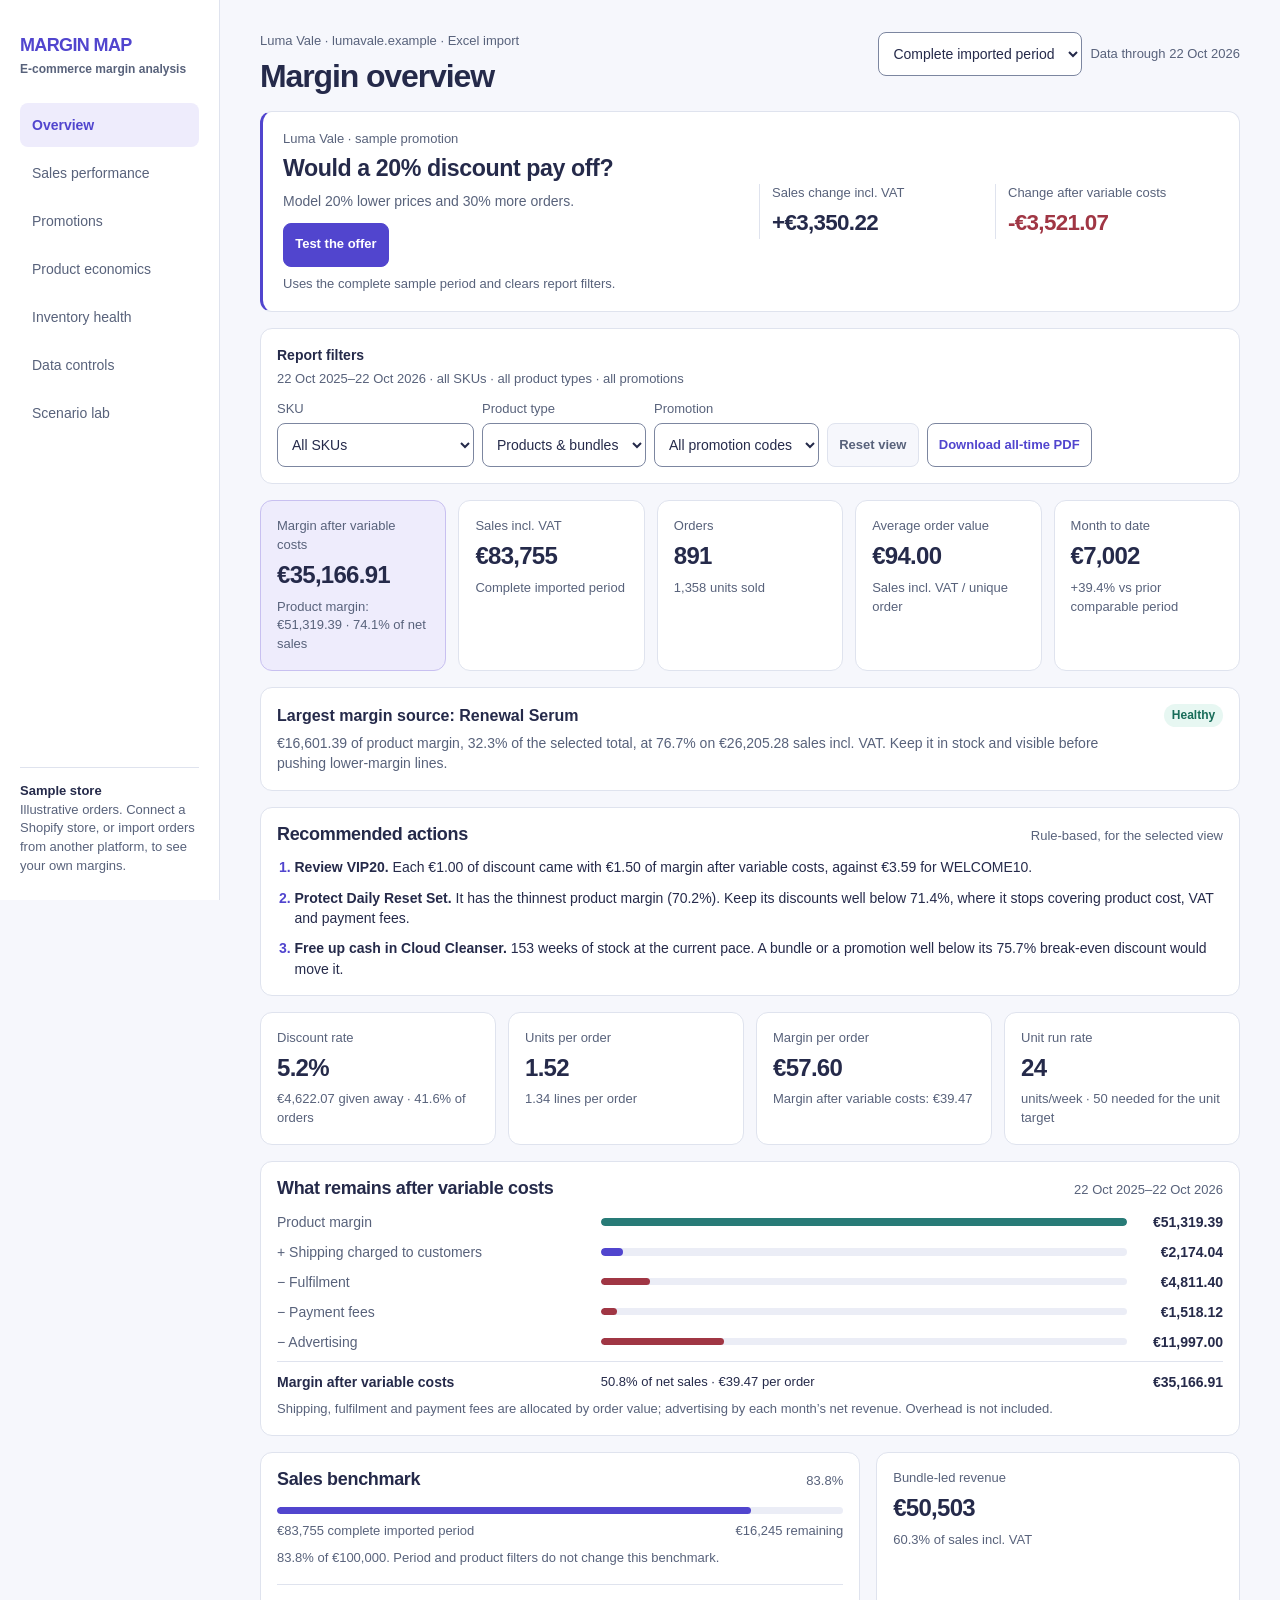
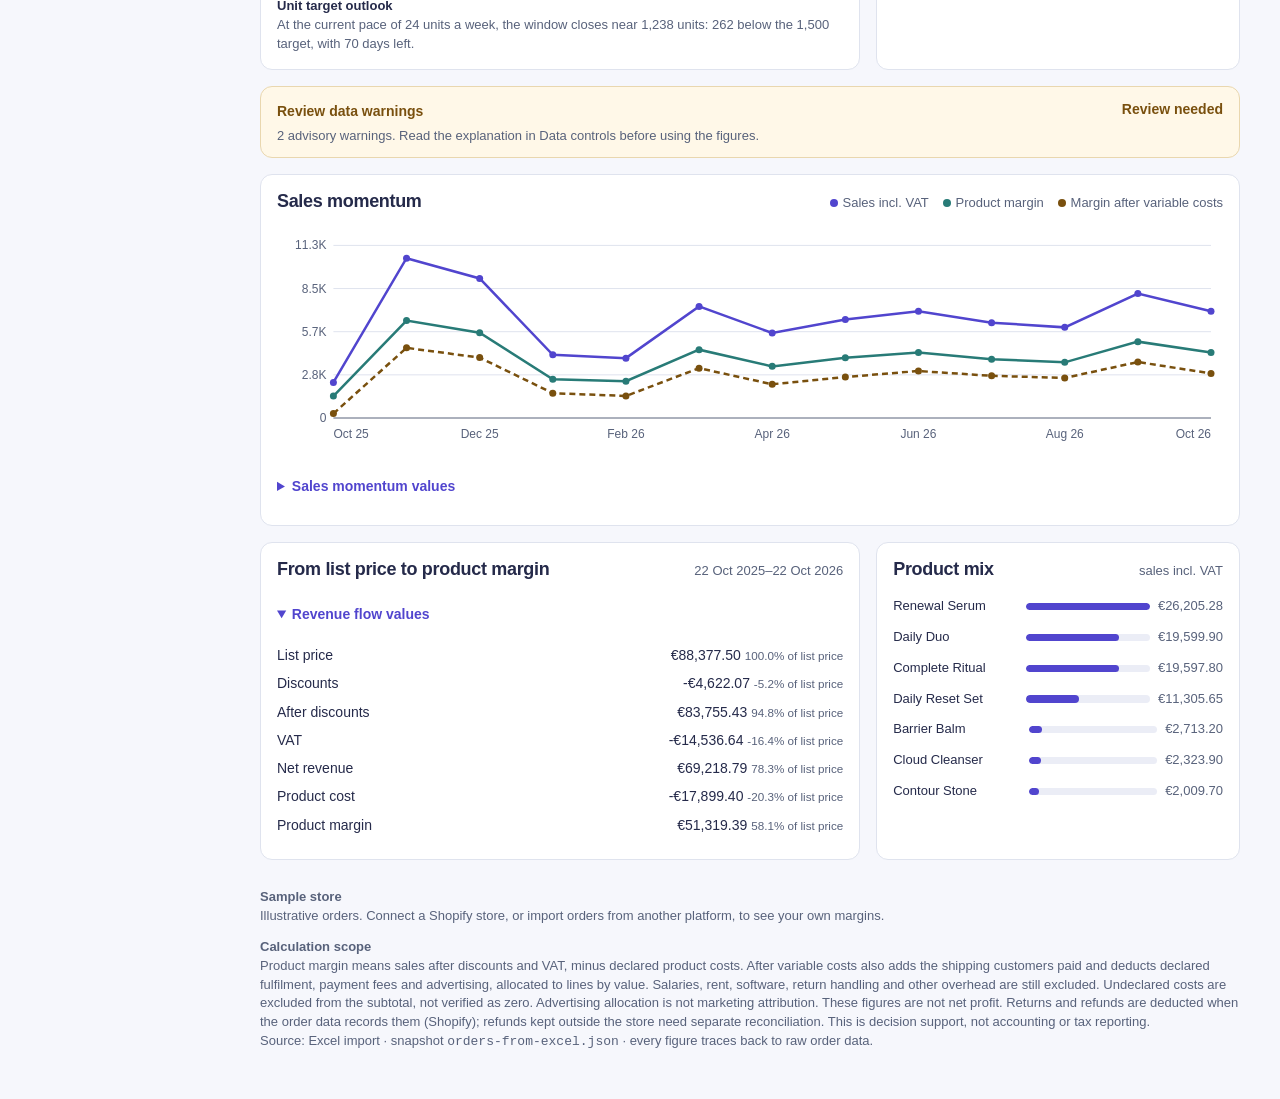
<file: docs/index.html>
<!doctype html>
<html lang="en"><head><meta charset="utf-8"><meta name="viewport" content="width=device-width,initial-scale=1">
<title>Margin Map · Luma Vale · E-commerce margin analysis</title><meta name="generator" content="Margin Map 1.3.0">
<meta name="description" content="Try two sample promotions. See how sales and margin after costs change and how many more orders would hold the baseline.">
<meta property="og:description" content="Try two sample promotions. See how sales and margin after costs change and how many more orders would hold the baseline.">
<style>:root {
  --ink: #252a4a;
  --muted: #58627b;
  --canvas: #f6f7fc;
  --card: #fff;
  --accent: #5145ce;
  --accent-soft: #eeecfc;
  --teal: #287b77;
  --rule: #dfe3ee;
  --control-border: #7c86a0;
  --good: #176c59;
  --warn: #79500e;
  --bad: #a03644;
  --radius: .75rem;
  --radius-control: .5rem;
  --space: 1rem;
  font-family: Inter, "Helvetica Neue", Arial, sans-serif;
  color-scheme: light;
}
* { box-sizing: border-box; }
body { margin: 0; background: var(--canvas); color: var(--ink); font-variant-numeric: tabular-nums; line-height: 1.45; }
[hidden] { display: none !important; }
:focus-visible { outline: 2px solid var(--accent); outline-offset: 3px; }
button, input, select { font: inherit; }
button:enabled, select, summary { cursor: pointer; }
:disabled { cursor: default; }
a { color: var(--accent); }
p, h1, h2, h3 { overflow-wrap: anywhere; }
h1, h2, h3 { line-height: 1.2; margin: 0; }
h1 { font-size: 2rem; letter-spacing: -.035em; }
h2 { font-size: 1.125rem; letter-spacing: -.018em; }
h3 { font-size: 1rem; }
.skip-link { position: absolute; z-index: 5; top: .5rem; left: .5rem; padding: .75rem 1rem; background: var(--card); border-radius: var(--radius-control); }
.skip-link:not(:focus) { clip-path: inset(50%); }
.shell { max-width: 1440px; min-height: 100vh; margin-inline: auto; display: grid; grid-template-columns: 13.75rem minmax(0, 1fr); align-items: start; }
.sidebar { position: sticky; top: 0; max-height: 100vh; min-height: 100vh; overflow: auto; background: var(--card); border-inline-end: 1px solid var(--rule); padding: 2rem 1.25rem 1.5rem; display: flex; flex-direction: column; gap: 1.5rem; }
.brand { font-size: 1.125rem; font-weight: 800; letter-spacing: -.035em; color: var(--accent); }
.brand small { display: block; color: var(--muted); font-size: .75rem; font-weight: 600; letter-spacing: 0; margin-top: .2rem; }
.nav { display: grid; gap: .25rem; }
.nav button { min-height: 44px; border: none; background: transparent; text-align: start; padding: .5rem .75rem; border-radius: var(--radius-control); color: var(--muted); font-size: .875rem; overflow-wrap: anywhere; }
.nav button:hover { background: var(--canvas); color: var(--accent); }
.nav button.active { background: var(--accent-soft); color: var(--accent); font-weight: 700; }
.nav button:focus-visible { outline-offset: -2px; }
.sidebar-note { margin-top: auto; border-top: 1px solid var(--rule); padding-top: .875rem; color: var(--muted); font-size: .8125rem; overflow-wrap: anywhere; }
.sidebar-note b { color: var(--ink); }
.main { padding: 2rem 2.5rem 3rem; display: grid; grid-template-columns: minmax(0, 1fr); gap: var(--space); min-width: 0; }
#report-period-home { min-width: 0; max-width: 100%; }
.topline { display: flex; justify-content: space-between; align-items: start; flex-wrap: wrap; gap: var(--space); }
.eyebrow { font-size: .8125rem; color: var(--muted); margin: 0 0 .375rem; }
.filters, .filter-options { display: flex; align-items: end; gap: .5rem; flex-wrap: wrap; min-width: 0; }
.filters { justify-content: flex-end; }
.period, .range-input { max-width: 100%; min-height: 44px; font-size: .875rem; color: var(--ink); padding: .5rem .625rem; background: var(--card); border: 1px solid var(--control-border); border-radius: var(--radius-control); }
[aria-invalid="true"] { border-color: var(--bad) !important; }
.asof, .range-error, .table-hint { font-size: .8125rem; color: var(--muted); }
.asof { align-self: center; overflow-wrap: anywhere; }
.custom-range { display: flex; align-items: end; gap: .5rem; flex-wrap: wrap; }
.custom-range label, .filter-options label { display: grid; gap: .25rem; color: var(--muted); font-size: .8125rem; min-width: 0; max-width: 100%; }
.range-error { flex: 0 0 100%; color: var(--bad); }
.range-error:empty, #scenario-error:empty { display: none; }
.filter-bar { display: flex; align-items: center; justify-content: space-between; flex-wrap: wrap; gap: .75rem var(--space); }
.filter-intro { flex: 1 1 12rem; min-width: 0; }
.filter-intro strong { display: block; font-size: .875rem; }
.filter-state { display: block; margin-top: .25rem; color: var(--muted); font-size: .8125rem; overflow-wrap: anywhere; }
.filter-options { flex: 0 1 auto; }
.filter-options .period { width: 100%; }
.filter-options label { flex: 1 1 auto; }
.export, .range-apply { display: inline-flex; align-items: center; justify-content: center; min-height: 44px; max-width: 100%; border: 1px solid var(--control-border); background: var(--card); color: var(--accent); border-radius: var(--radius-control); padding: .45rem .7rem; font-size: .8125rem; font-weight: 700; text-align: center; overflow-wrap: anywhere; }
.export:is(:enabled, a):hover { background: var(--accent-soft); }
.export:disabled { color: var(--muted); background: var(--canvas); border-color: var(--rule); }
.summary-export { text-decoration: none; }
.range-apply { background: var(--accent); color: #fff; border-color: var(--accent); }
.range-apply:hover { background: #4135b1; }

.card { min-width: 0; background: var(--card); border: 1px solid var(--rule); border-radius: var(--radius); padding: var(--space); }
.kpis, .trading, .promo-kpis { display: grid; grid-template-columns: repeat(auto-fit, minmax(min(100%, 10rem), 1fr)); gap: .75rem; }
.label { font-size: .8125rem; color: var(--muted); margin-bottom: .4rem; }
.value { font-size: 1.5rem; font-weight: 750; letter-spacing: -.03em; line-height: 1.18; }
.value, .detail, .label { overflow-wrap: anywhere; }
.detail { margin-top: .5rem; font-size: .8125rem; color: var(--muted); }
.primary { border-color: #c8c0f0; background: var(--accent-soft); }
.goal, .grid, .controls { display: grid; grid-template-columns: minmax(0, 1.65fr) minmax(0, 1fr); gap: var(--space); }
.section-head { display: flex; justify-content: space-between; align-items: baseline; flex-wrap: wrap; gap: .5rem var(--space); margin-bottom: .75rem; }
.section-head > span, .section-head > div > span { color: var(--muted); font-size: .8125rem; overflow-wrap: anywhere; }
.section-head > div { min-width: 0; }
.progress, .mix-bar, .cover-bar, .ladder-bar { height: .45rem; background: #ebedf6; border-radius: 99px; overflow: hidden; }
.progress { margin: var(--space) 0 .5rem; }
.progress i, .mix-bar i, .cover-bar i, .ladder-bar i { display: block; height: 100%; border-radius: inherit; background: var(--accent); }
.goal-meta { display: flex; justify-content: space-between; flex-wrap: wrap; gap: .25rem .75rem; color: var(--muted); font-size: .8125rem; }
.target-context { border-top: 1px solid var(--rule); margin-top: var(--space); padding-top: .75rem; }
.target-context strong { color: var(--ink); }
.legend { display: flex; flex-wrap: wrap; gap: .25rem .875rem; font-size: .8125rem; color: var(--muted); }
.dot { width: .5rem; height: .5rem; border-radius: 50%; display: inline-block; margin-inline-end: .3rem; }
.dot.sales { background: var(--accent); }
.dot.margin { background: var(--teal); }
.dot.after { background: var(--warn); }
.chart { display: block; width: 100%; height: 14.5rem; }
.chart text { fill: var(--muted); }
.chart .chart-grid { stroke: var(--rule); }
.chart .chart-zero { stroke: var(--muted); }
.chart-data { margin-top: .5rem; }
.chart-data table { min-width: 25rem; }
summary { min-height: 44px; padding: .675rem 0; color: var(--accent); font-size: .875rem; font-weight: 650; }
.mix { display: grid; gap: .75rem; margin-top: var(--space); }
.mix-row { display: grid; grid-template-columns: minmax(0, 1fr) minmax(2rem, 1fr) auto; gap: .5rem; align-items: center; font-size: .8125rem; overflow-wrap: anywhere; }
.mix-value { text-align: end; color: var(--muted); }
.integrity { border-radius: var(--radius); padding: .75rem var(--space); display: flex; flex-wrap: wrap; justify-content: space-between; gap: .5rem var(--space); }
.integrity b, .integrity span { font-size: .875rem; }
.integrity p, .integrity li { font-size: .8125rem; color: var(--muted); margin: .25rem 0 0; overflow-wrap: anywhere; }
.integrity ul { margin: .5rem 0 0; padding-inline-start: var(--space); }
.integrity span { font-weight: 700; }
.okay { background: #effaf7; border: 1px solid #d8eee8; }
.okay span { color: var(--good); }
.issue { background: #fff8e8; border: 1px solid #e9d7af; }
.issue span, .issue b { color: var(--warn); }

.table-scroll { overflow-x: auto; margin-inline: -2px; padding-inline: 2px; }
.table-scroll:focus-visible { outline-offset: -2px; }
.table-card .data-table { min-width: 39rem; }
.table-card, .input-assumptions { container-type: inline-size; }
.table-hint { display: none; margin: .25rem 0 .5rem; }
table { border-collapse: collapse; width: 100%; font-size: .875rem; }
th, td { padding: .625rem .75rem; text-align: end; border-bottom: 1px solid var(--rule); }
th:first-child, td:first-child { text-align: start; }
thead th { color: var(--muted); font-size: .8125rem; line-height: 1.25; font-weight: 650; vertical-align: bottom; }
tbody th { font-weight: 650; }
tbody tr:last-child > * { border-bottom: 0; }
td span, th span { margin-top: .125rem; }
.product-select span, .inventory-sku, .product-sku { display: block; color: var(--muted); font-size: .8125rem; }
.controls table th, .controls table td, .input-assumptions table th, .input-assumptions table td { text-align: start; vertical-align: top; overflow-wrap: anywhere; }
.controls table ul { margin: .25rem 0 0; padding-inline-start: 1.25em; font-weight: 400; }
.input-assumptions table { min-width: 32rem; }
.pill, .status { display: inline-block; font-size: .75rem; padding: .225em .65em; border-radius: 99px; font-weight: 700; }
.good, .healthy { background: #e7f7f2; color: var(--good); }
.warning, .watch, .overstock { background: #fff5dc; color: var(--warn); }
.bad, .critical { background: #ffebec; color: var(--bad); }
.cover-bar { min-width: 4rem; }
.cover-bar i { background: var(--teal); }
.cover-bar i.watch, .cover-bar i.overstock { background: #b87a1c; }
.cover-bar i.critical { background: var(--bad); }
.actions { margin: 0; padding-inline-start: 1.25em; display: grid; gap: .625rem; font-size: .875rem; }
.actions li::marker { color: var(--accent); font-weight: 700; }
.insight, .spotlight { display: flex; justify-content: space-between; align-items: start; flex-wrap: wrap; gap: .75rem var(--space); }
.insight > div { flex: 1 1 18rem; }
.insight p, .spotlight p { margin: .35rem 0 0; color: var(--muted); font-size: .875rem; }
.clickable-row { cursor: pointer; }
.clickable-row:hover, .clickable-row:has([aria-current="true"]) { background: var(--canvas); }
.product-select { display: block; min-height: 44px; border: 0; background: none; color: var(--accent); text-align: start; padding: .3rem .125rem; font-size: .875rem; overflow-wrap: anywhere; }
.tab-panel { display: grid; gap: var(--space); min-width: 0; }
footer { font-size: .8125rem; color: var(--muted); overflow-wrap: anywhere; }
footer .release-notice { margin-block: .75rem; }
.no-variable .var-col, .no-variable .var-only, .no-target .benchmark, .target .no-target-only, .variable .no-var-only { display: none; }
.ladder { display: grid; gap: .6rem; }
.ladder-row { display: grid; grid-template-columns: minmax(7rem, 1.2fr) minmax(2rem, 2fr) minmax(5.5rem, auto); gap: .5rem; align-items: center; font-size: .875rem; }
.ladder-row span { color: var(--muted); }
.ladder-row b { text-align: end; overflow-wrap: anywhere; }
.ladder-bar i { background: var(--teal); }
.ladder-row.cost i { background: var(--bad); }
.ladder-row.income i { background: var(--accent); }
.ladder-row.total { border-top: 1px solid var(--rule); padding-top: .6rem; font-weight: 700; }
.ladder-row.total span { color: var(--ink); }
.ladder-row.total.loss b { color: var(--bad); }
.ladder-row .ladder-share { color: var(--muted); font-weight: 400; font-size: .8125rem; }
.flow { container-type: inline-size; }
.sankey { width: 100%; height: auto; display: block; }
.flow-values { font-size: .875rem; }
.flow-values dl { margin: .25rem 0; }
.flow-values dl > div { display: flex; justify-content: space-between; gap: .5rem; align-items: baseline; padding-block: .25rem; }
.flow-values dd { margin: 0; text-align: end; }
.flow-values dd small { color: var(--muted); }
@container (max-width: 39rem) {
  .table-hint { display: block; }
}
@container (max-width: 41rem) {
  .sankey { display: none; }
}
@media (max-width: 1100px) {
  .shell { grid-template-columns: minmax(0, 1fr); }
  .sidebar { position: static; min-height: auto; max-height: none; overflow: visible; border: 0; border-bottom: 1px solid var(--rule); padding: .8rem var(--space); gap: .5rem; }
  .nav { grid-template-columns: repeat(auto-fit, minmax(min(100%, 6.3rem), 1fr)); }
  .nav button { padding: .4rem .5rem; text-align: center; }
  .sidebar-note { display: none; }
  .main { padding: 1.25rem var(--space) 2rem; }
}
@media (max-width: 850px) {
  .goal, .grid, .controls { grid-template-columns: minmax(0, 1fr); }
  .filters { justify-content: flex-start; }
}
@media (max-width: 580px) {
  .tab-panel, .main { gap: .75rem; }
  .custom-range { max-width: 100%; }
  .custom-range label { flex: 1 1 8rem; }
  .range-input { width: 100%; min-width: 0; }
  .ladder-row { grid-template-columns: minmax(0, 1fr) auto; }
  .ladder-row b { grid-column: 2; grid-row: 1; }
  .ladder-bar, .ladder-share { grid-column: 1/-1; }
}
</style></head><body><a class="skip-link" href="#main-content">Skip to dashboard</a><div class="shell"><aside class="sidebar"><div class="brand">MARGIN MAP<small>E-commerce margin analysis</small></div>
<nav class="nav" aria-label="Dashboard views" role="tablist" aria-orientation="vertical"><button class="active" type="button" role="tab" id="tab-overview" aria-controls="panel-overview" aria-selected="true" data-tab="overview">Overview</button><button type="button" role="tab" id="tab-sales" aria-controls="panel-sales" aria-selected="false" data-tab="sales">Sales performance</button><button type="button" role="tab" id="tab-promotions" aria-controls="panel-promotions" aria-selected="false" data-tab="promotions">Promotions</button><button type="button" role="tab" id="tab-products" aria-controls="panel-products" aria-selected="false" data-tab="products">Product economics</button><button type="button" role="tab" id="tab-inventory" aria-controls="panel-inventory" aria-selected="false" data-tab="inventory">Inventory health</button><button type="button" role="tab" id="tab-controls" aria-controls="panel-controls" aria-selected="false" data-tab="controls">Data controls</button><button type="button" role="tab" id="tab-scenario" aria-controls="panel-scenario" aria-selected="false" data-tab="scenario">Scenario lab</button></nav>
<div class="sidebar-note"><b>Sample store</b><br>Illustrative orders. Connect a Shopify store, or import orders from another platform, to see your own margins.</div></aside><main class="main" id="main-content" tabindex="-1"><div class="topline"><div><p class="eyebrow">Luma Vale · lumavale.example · Excel import</p><h1 id="page-title">Margin overview</h1></div><div id="report-period-home"><div class="filters" id="report-period"><select id="period" class="period" aria-label="Select reporting period"><option value="week">Last 7 calendar days</option><option value="month">Month to date</option><option value="all" selected>Complete imported period</option><option value="custom">Custom date range</option></select><div class="custom-range" id="custom-range" hidden><label for="range-start">Start date<input class="range-input" id="range-start" type="date" aria-describedby="range-error"></label>
<label for="range-end">End date<input class="range-input" id="range-end" type="date" aria-describedby="range-error"></label>
<button class="range-apply" id="apply-range" type="button">Apply dates</button><span class="range-error" id="range-error" role="status"></span></div><div class="asof" id="asof">data through 22 Oct 2026</div></div></div></div>

<section class="card case-entry" id="overview-case" aria-labelledby="case-title"><div><p class="eyebrow">Luma Vale · sample promotion</p><h2 id="case-title">Would a 20% discount pay off?</h2><p class="case-intro">Model 20% lower prices and 30% more orders.</p><button class="export case-cta" type="button" id="start-decision-case" aria-describedby="overview-case-scope">Test the offer</button><p id="overview-case-scope" class="detail">Uses the complete sample period and clears report filters.</p></div><dl class="case-deltas" id="overview-case-deltas" hidden><div><dt>Sales change incl. VAT</dt><dd id="overview-case-sales"></dd></div><div><dt id="overview-case-margin-label">Margin change</dt><dd id="overview-case-margin"></dd></div></dl></section>
<div id="report-filters-home">
<section class="filter-bar card" id="report-filters" aria-label="Data filters"><div class="filter-intro"><strong>Report filters</strong><span class="filter-state" id="filter-state" role="status">Complete imported period · all products · all promotions</span></div><div class="filter-options"><label>SKU<select id="filter-sku" class="period"><option value="all">All SKUs</option></select></label><label>Product type<select id="filter-type" class="period"><option value="all">Products & bundles</option><option value="product">Products only</option><option value="bundle">Bundles only</option></select></label><label>Promotion<select id="filter-code" class="period"><option value="all">All promotion codes</option></select></label><button id="reset-view" class="export" type="button">Reset view</button><a id="export-summary" class="export summary-export" href="executive-summary.pdf" download>Download all-time PDF</a></div></section></div>
<div id="report-snapshot-home">
<section class="kpis" id="report-snapshot" aria-label="Selected sales summary">
<div class="card primary"><div class="label" data-metric="headline-margin-label">Product margin</div><div class="value" data-metric="headline-margin">€51,319</div><div class="detail" data-metric="headline-margin-detail">74.1% of net sales</div></div>
<div class="card"><div class="label">Sales incl. VAT</div><div class="value" data-metric="gross">€83,755</div><div class="detail" data-metric="sales-detail">Complete imported period</div></div>
<div class="card"><div class="label">Orders</div><div class="value" data-metric="orders">891</div><div class="detail" data-metric="units">1,358 units sold</div></div><div class="card"><div class="label" data-metric="aov-label">Average order value</div><div class="value" data-metric="aov">€94</div><div class="detail" data-metric="aov-detail">Sales incl. VAT / unique order</div></div><div class="card"><div class="label" data-metric="trend-label">Latest month</div><div class="value" data-metric="trend-value">€7,002</div><div class="detail" data-metric="trend-detail">-14.2% vs prior month</div></div></section></div>
<div class="tab-panel" id="panel-overview" role="tabpanel" aria-labelledby="tab-overview" tabindex="0" data-panel="overview"><section class="insight card"><div><strong id="insight-title">Decision signal</strong><p id="insight-text"></p></div><span class="pill healthy" id="insight-status">Focus</span></section><section class="card" id="actions-card" aria-labelledby="actions-title"><div class="section-head"><h2 id="actions-title">Recommended actions</h2><span>Rule-based, for the selected view</span></div><ol class="actions" id="actions"></ol></section><section class="trading"><div class="card"><div class="label">Discount rate</div><div class="value" data-metric="discount-rate">5.2%</div><div class="detail" data-metric="discount-detail">€4,622 given away · 41.6% of orders</div></div><div class="card"><div class="label">Units per order</div><div class="value" data-metric="upo">1.52</div><div class="detail" data-metric="upo-detail">1.34 lines per order</div></div><div class="card"><div class="label">Margin per order</div><div class="value" data-metric="mpo">€58</div><div class="detail" data-metric="mpo-detail">Product margin after cost and VAT</div></div><div class="card"><div class="label">Unit run rate</div><div class="value">24</div><div class="detail">units/week · 50 needed for the unit target</div></div></section><section class="card" id="profit-card" aria-labelledby="profit-title"><div class="section-head"><h2 id="profit-title">What remains after variable costs</h2><span id="profit-period">complete period</span></div><div class="ladder var-only" id="ladder"></div><div class="detail var-only" id="profit-note">Shipping, fulfilment and payment fees are allocated by order value; advertising by each month’s net revenue. Overhead is not included.</div><div class="detail no-var-only">This view shows product margin only. Add fulfilment cost per order, payment fees and monthly advertising in the Settings sheet to see what each product and promotion leaves after them.</div></section><section class="goal"><div class="card goal-card"><div class="benchmark"><div class="section-head"><h2>Sales benchmark</h2><span>83.8%</span></div><div class="progress"><i style="width:83.8%"></i></div><div class="goal-meta"><span>€83,755 complete imported period</span><span>€16,245 remaining</span></div></div><div class="detail benchmark">83.8% of €100,000. Period and product filters do not change this benchmark.</div><div class="detail no-target-only">No sales target is declared, so progress is not tracked. Add one to the Settings sheet to follow it here.</div><div class="target-context detail"><strong>Unit target outlook</strong><br>At the current pace of 24 units a week, the window closes near 1,238 units: 262 below the 1,500 target, with 70 days left.</div></div><div class="card goal-side"><div class="label">Bundle-led revenue</div><div class="value" data-metric="bundle-sales">€50,503</div><div class="detail" data-metric="bundle-detail">60.3% of sales incl. VAT</div></div></section><div class='integrity issue'><div><b>Review data warnings</b><p>2 advisory warnings. Read the explanation in Data controls before using the figures.</p></div><span>Review needed</span></div><section class="card chart-card"><div class="section-head"><h2>Sales momentum</h2><div class="legend"><span><i class="dot sales"></i>Sales incl. VAT</span><span><i class="dot margin"></i>Product margin</span><span class="var-only"><i class="dot after"></i><span data-metric="after-cost-label">Margin after variable costs</span></span></div></div><svg id="trend" class="chart" viewBox="0 0 760 250" preserveAspectRatio="none"></svg><details class="chart-data"><summary>Sales momentum values</summary><div class="table-scroll" role="region" aria-label="Sales momentum values" tabindex="0"></div></details></section><section class="grid"><div class="card chart-card"><div class="section-head"><h2>From list price to product margin</h2><span id="sankey-period">complete period</span></div><div class="flow"><svg id="sankey" class="sankey" viewBox="0 0 760 295" role="img" aria-label="Revenue flow from list price to product margin"></svg>
<details class="flow-values"><summary>Revenue flow values</summary><dl id="flow-values"></dl></details></div></div><div class="card"><div class="section-head"><h2>Product mix</h2><span>sales incl. VAT</span></div><div id="mix" class="mix"></div></div></section></div>
<div class="tab-panel" data-panel="sales" hidden><section class="card chart-card"><div class="section-head"><h2>Sales performance</h2><span id="sales-period-label"></span></div><svg id="sales-trend" class="chart" viewBox="0 0 760 250" preserveAspectRatio="none"></svg><details class="chart-data"><summary>Sales performance values</summary><div class="table-scroll" role="region" aria-label="Sales performance values" tabindex="0"></div></details></section><section class="trading"><div class="card"><div class="label">Sales incl. VAT</div><div class="value" data-metric="gross">€83,755</div><div class="detail">After customer discounts, including VAT.</div></div><div class="card"><div class="label">Discount investment</div><div class="value" data-metric="discount-total">€4,622</div><div class="detail" data-metric="discount-rate-detail">5.2% of listed value</div></div><div class="card goal-side"><div class="label">Product margin</div><div class="value" data-metric="margin">€51,319</div><div class="detail" data-metric="margin-detail">74.1% of net sales</div></div><div class="card"><div class="label">Comparable period</div><div class="value" data-metric="trend-value">€7,002</div><div class="detail" data-metric="trend-detail">-14.2% vs prior month</div></div></section></div>
<div class="tab-panel" data-panel="promotions" hidden><section class="promo-kpis"><div class="card"><div class="label">Promotion-led sales</div><div class="value" id="promo-sales">—</div><div class="detail">sales incl. VAT, after discounts</div></div><div class="card"><div class="label">Discount investment</div><div class="value" id="promo-discount">—</div><div class="detail" id="promo-rate">—</div></div><div class="card goal-side"><div class="label">Margin on promoted sales</div><div class="value" id="promo-margin">—</div><div class="detail" id="promo-orders">—</div></div></section><section class="card table-card"><div class="section-head"><h2 id="promotion-table-title">Promotion effectiveness</h2><span id="promo-period-label">Final allocations, not assumed rates</span></div><p class="table-hint">Scroll the table for more columns.</p><div class="table-scroll" role="region" aria-labelledby="promotion-table-title" tabindex="0"><table class="data-table"><thead><tr><th scope="col">Discount code</th><th scope="col">Orders</th><th scope="col">Sales incl. VAT</th><th scope="col">Discount given</th><th scope="col">Effective rate</th><th scope="col">Product margin</th><th scope="col" class="var-col" data-metric="after-cost-label">Margin after variable costs</th></tr></thead><tbody id="promo-rows"></tbody></table></div></section></div>
<div class="tab-panel" data-panel="products" hidden><section class="spotlight card" id="product-spotlight"></section><section class="card table-card"><div class="section-head"><h2 id="product-table-title">Product economics</h2><div><button id="export-products" class="export" type="button">Export selected period CSV</button> <span id="product-period-label">Product margin excludes VAT</span></div></div><p class="table-hint">Scroll the table for more columns.</p><div class="table-scroll" role="region" aria-labelledby="product-table-title" tabindex="0"><table class="data-table"><thead><tr><th scope="col">Product</th><th scope="col">Units</th><th scope="col">Sales incl. VAT</th><th scope="col">Product margin</th><th scope="col">Margin %</th><th scope="col" class="var-col" data-metric="after-cost-label">Margin after variable costs</th><th scope="col" title="Deepest discount on today’s price that still covers product cost, VAT and payment fee">Break-even discount</th></tr></thead><tbody id="product-rows"><tr><th scope='row'><strong>Renewal Serum</strong><span class='product-sku'>SKU-A</span></th><td>395</td><td>€26,205</td><td>€16,601</td><td>76.7%</td></tr>
<tr><th scope='row'><strong>Daily Duo</strong><span class='product-sku'>SKU-D</span></th><td>262</td><td>€19,600</td><td>€11,823</td><td>73.0%</td></tr>
<tr><th scope='row'><strong>Complete Ritual</strong><span class='product-sku'>SKU-E</span></th><td>232</td><td>€19,598</td><td>€11,974</td><td>73.9%</td></tr>
<tr><th scope='row'><strong>Daily Reset Set</strong><span class='product-sku'>SKU-G</span></th><td>174</td><td>€11,306</td><td>€6,559</td><td>70.2%</td></tr>
<tr><th scope='row'><strong>Barrier Balm</strong><span class='product-sku'>SKU-B</span></th><td>150</td><td>€2,713</td><td>€1,657</td><td>73.9%</td></tr>
<tr><th scope='row'><strong>Cloud Cleanser</strong><span class='product-sku'>SKU-F</span></th><td>72</td><td>€2,324</td><td>€1,438</td><td>74.9%</td></tr>
<tr><th scope='row'><strong>Contour Stone</strong><span class='product-sku'>SKU-C</span></th><td>73</td><td>€2,010</td><td>€1,267</td><td>76.3%</td></tr></tbody></table></div></section></div>
<div class="tab-panel" data-panel="inventory" hidden><section class="card table-card"><div class="section-head"><h2 id="inventory-table-title">Inventory health</h2><span>weeks of cover at the recent pace · stock as declared</span></div><p class="table-hint">Scroll the table for more columns.</p><div class="table-scroll" role="region" aria-labelledby="inventory-table-title" tabindex="0"><table class="data-table"><thead><tr><th scope="col">Product</th><th scope="col">Stock on hand</th><th scope="col">Sell-through</th><th scope="col">Weekly demand</th><th scope="col">Weeks of cover</th><th scope="col">Status</th></tr></thead><tbody><tr><th scope='row'><strong>Contour Stone</strong><span class='inventory-sku'>SKU-C</span></th><td>145</td><td>87.9%</td><td>8.9/week</td><td><div class='cover-bar'><i class='healthy' style='width:63%'></i></div><span>16.4 weeks</span></td><td><span class='pill healthy'>healthy</span></td></tr>
<tr><th scope='row'><strong>Renewal Serum</strong><span class='inventory-sku'>SKU-A</span></th><td>1,180</td><td>70.5%</td><td>19.8/week</td><td><div class='cover-bar'><i class='overstock' style='width:100%'></i></div><span>59.7 weeks</span></td><td><span class='pill overstock'>overstock</span></td></tr>
<tr><th scope='row'><strong>Barrier Balm</strong><span class='inventory-sku'>SKU-B</span></th><td>940</td><td>57.3%</td><td>11.0/week</td><td><div class='cover-bar'><i class='overstock' style='width:100%'></i></div><span>85.7 weeks</span></td><td><span class='pill overstock'>overstock</span></td></tr>
<tr><th scope='row'><strong>Cloud Cleanser</strong><span class='inventory-sku'>SKU-F</span></th><td>690</td><td>61.7%</td><td>4.5/week</td><td><div class='cover-bar'><i class='overstock' style='width:100%'></i></div><span>153.0 weeks</span></td><td><span class='pill overstock'>overstock</span></td></tr></tbody></table></div></section><section class="card"><div class="detail">No SKU is inside eight weeks of cover. Bundle sales are counted against component stock, so pushing a bundle shortens cover on its parts.</div></section></div>
<div class="tab-panel" data-panel="controls" hidden><section class="card input-assumptions"><h2 id="input-assumptions-title">Input assumptions</h2><p>Check how each input was recorded or estimated.</p><p class="table-hint">Scroll the table for more columns.</p><div class="table-scroll" role="region" aria-labelledby="input-assumptions-title" tabindex="0"><table><thead><tr><th scope="col">Input</th><th scope="col">Basis</th><th scope="col">How to read it</th></tr></thead><tbody><tr><th scope='row'>Product costs</th><td>Scenario</td><td>Current Catalogue costs; historical cost entries are retained for Actual mode.</td></tr><tr><th scope='row'>Fulfilment</th><td>Declared rate</td><td>Estimated from the declared per-order/rate model; allocated to lines by value.</td></tr><tr><th scope='row'>Payment fee rate</th><td>Declared rate</td><td>Estimated from the declared per-order/rate model; allocated to lines by value.</td></tr><tr><th scope='row'>Fixed payment fee</th><td>Declared rate</td><td>Estimated from the declared per-order/rate model; allocated to lines by value.</td></tr><tr><th scope='row'>Advertising</th><td>Declared · allocated</td><td>Monthly spend is shared by net revenue, not attributed to individual products or campaigns.</td></tr><tr><th scope='row'>Shipping charged</th><td>Declared estimate</td><td>Excel uses a declared per-order charge; Shopify uses order shipping after adjustments. Shipping VAT uses the store&#x27;s configured rate.</td></tr><tr><th scope='row'>Refund timing</th><td>Order-date view</td><td>Adjusted sales remain on the original order date. Shopify event-date reports can differ; this is not a cash-flow report.</td></tr></tbody></table></div></section><section class="controls"><div class="card"><h2 id="integrity-title">Integrity controls</h2><table aria-labelledby="integrity-title"><tbody><tr><th scope='row'>Unknown SKU</th><td><b class='status good'>Pass</b></td></tr>
<tr><th scope='row'>Cost history<ul><li>Scenario mode uses current Catalogue costs. Switch to Actual to apply costs by sale date; historical costs are not changed by scenarios.</li></ul></th><td><b class='status warning'>1 warning</b></td></tr>
<tr><th scope='row'>Cost coverage</th><td><b class='status good'>Pass</b></td></tr>
<tr><th scope='row'>Catalogue price vs charged price<ul><li>Scenario pricing is active: calculated Orders values follow the current Catalogue instead of historical price entries.</li></ul></th><td><b class='status warning'>1 warning</b></td></tr>
<tr><th scope='row'>Bundle pricing rules</th><td><b class='status good'>Pass</b></td></tr>
<tr><th scope='row'>Discount rule vs line allocation</th><td><b class='status good'>Pass</b></td></tr>
<tr><th scope='row'>VAT consistency</th><td><b class='status good'>Pass</b></td></tr>
<tr><th scope='row'>Variable cost allocation</th><td><b class='status good'>Pass</b></td></tr>
<tr><th scope='row'>Excluded and adjusted orders</th><td><b class='status good'>Pass</b></td></tr></tbody></table></div><div class="card"><h2>How discount checking works</h2><div class="detail" style="padding:0 20px 20px">The dashboard uses each line’s final allocated discount. Declared promotion rules are checked against it: code, percentage, active dates and the amount allocated. Shopify’s own allocation remains the source of truth; undeclared codes and automatic discounts are summarised in the controls.</div></div></section></div>
<noscript><p class="card">Enable JavaScript to use dashboard filters, charts and scenarios.</p></noscript><div class="tab-panel" data-panel="scenario" hidden>
  <details class="card scenario-scope" id="scenario-scope">
    <summary>Baseline filters <span id="scenario-scope-label"></span></summary>
    <div id="scenario-period-slot"></div>
    <div id="scenario-filter-slot"></div>
  </details>

  <div class="scenario-workbench">
    <section class="card scenario-verdict" aria-labelledby="scenario-summary-title">
      <p class="eyebrow">Change from the selected baseline</p>
      <h2 id="scenario-summary-title" tabindex="-1">Margin holds</h2>
      <div id="scenario-impact">
        <strong class="scenario-amount" id="scenario-impact-value"></strong>
        <p class="detail" id="scenario-impact-label"></p>
      </div>
      <p id="scenario-decision" aria-live="polite"></p>
      <dl class="scenario-key-figures" id="scenario-key-figures">
        <div><dt>Scenario result</dt><dd id="scenario-scenario-total"></dd></div>
        <div><dt>Order growth to hold baseline</dt><dd id="scenario-required-volume"></dd></div>
      </dl>
    </section>

    <section class="card scenario-inputs" aria-labelledby="scenario-input-heading">
      <h2 id="scenario-input-heading">Adjust the assumptions</h2>
      <div class="decision-case">
  <p class="eyebrow" id="case-heading">Sample assumptions</p>
  <div class="case-buttons" role="group" aria-labelledby="case-heading">
    <button class="export" type="button" data-case-preset="offer" aria-pressed="false">−20% price · +30% orders</button>
    <button class="export" type="button" data-case-preset="alternative" aria-pressed="false">−10% price · +20% orders</button>
  </div>
</div>

      <div class="scenario-controls">
        <label for="scenario-price">Selling price change (%)<input id="scenario-price" type="number" aria-describedby="scenario-error" min="-90" max="200" step="any" value="0"></label>
        <label for="scenario-volume">Order volume change (%)<input id="scenario-volume" type="number" aria-describedby="scenario-error" min="-100" max="500" step="any" value="0"></label>
        <label for="scenario-cost">Unit product cost change (%)<input id="scenario-cost" type="number" aria-describedby="scenario-error" min="-100" max="500" step="any" value="0"></label>
      </div>
      <p id="scenario-error" aria-live="polite"></p>
      <button id="scenario-reset" type="button" class="export">Reset assumptions</button>
      <p id="scenario-coverage" class="detail"></p>
    </section>
  </div>

  <section class="card" aria-labelledby="scenario-chart-title" id="scenario-comparison-card">
    <div class="section-head"><h2 id="scenario-chart-title">Baseline and scenario at a glance</h2></div>
    <div id="scenario-comparison-chart"></div>
  </section>
  <details class="card scenario-breakdown" id="scenario-breakdown">
    <summary id="scenario-result-title">Calculation breakdown</summary>
    <div id="scenario-result" class="table-scroll" role="region" aria-labelledby="scenario-result-title" tabindex="0"></div>
  </details>
  <details class="card scenario-breakdown">
    <summary>How the model works</summary>
    <p>Adjustments use the prices customers already paid. Basket mix, units per order, existing discount rates and VAT treatment stay constant. Changes in order volume scale units and product costs proportionally.</p>
    <p>Shipping charged, fulfilment and fixed payment fees scale with orders when declared. Percentage payment fees also change with the selling price. Advertising stays at the baseline allocation. Extra orders are a demand assumption.</p>
    <p>The order-growth threshold preserves the selected baseline. Missing costs are excluded from the known-cost subtotal. Overhead and new refund behaviour stay outside the model.</p>
    <p>These experiments stay in the browser. Recorded sales, the workbook, CSV and PDF use the historical inputs.</p>
  </details>
  <details class="card scenario-breakdown">
    <summary>Historical sales summary</summary>
    <div id="scenario-history-slot"></div>
  </details>
</div>
<style>
.scenario-scope, .scenario-breakdown { padding-block: 0; }
.scenario-scope summary span { color: var(--muted); font-weight: 400; padding-inline-start: .5rem; overflow-wrap: anywhere; }
.scenario-scope .filters { justify-content: start; padding-bottom: .75rem; }
.scenario-scope .filter-bar { border: 0; padding: 0 0 var(--space); }
.scenario-scope .filter-intro { display: none; }
.scenario-scope .filter-options { flex: 1; }
.scenario-breakdown .table-scroll, .scenario-breakdown .kpis { margin-bottom: var(--space); }
.scenario-workbench { display: grid; grid-template-columns: minmax(0, 1.16fr) minmax(0, 1fr); gap: var(--space); }
.scenario-verdict { border-top: 3px solid var(--accent); padding: 1.1rem 1.25rem; }
.scenario-verdict h2 { width: fit-content; max-width: 100%; font-size: 1.35rem; }
.scenario-amount { display: block; margin-top: .7rem; font-size: 2.4rem; line-height: 1.06; letter-spacing: -.05em; overflow-wrap: anywhere; }
.scenario-verdict[data-direction="down"] .scenario-amount { color: var(--bad); }
.scenario-verdict[data-direction="up"] .scenario-amount { color: var(--good); }
#scenario-impact-label { margin: .3rem 0 0; }
.scenario-key-figures { display: grid; grid-template-columns: repeat(auto-fit, minmax(min(100%, 9rem), 1fr)); gap: .75rem; border-top: 1px solid var(--rule); margin: .75rem 0 0; padding-top: .75rem; }
.scenario-key-figures dt { color: var(--muted); font-size: .8125rem; }
.scenario-key-figures dd { margin: .2rem 0 0; font-weight: 700; font-size: 1.08rem; overflow-wrap: anywhere; }
@media (max-width: 800px) {
  .scenario-workbench { grid-template-columns: minmax(0, 1fr); }
}
@media (max-width: 580px) {
  .scenario-scope summary span { display: block; padding: .2rem 0 0; }
  .scenario-amount { font-size: 2rem; }
}

.scenario-controls { display: grid; grid-template-columns: repeat(auto-fit, minmax(min(100%, 8.5rem), 1fr)); gap: .75rem; align-items: end; margin-block: .75rem; }
.scenario-controls label { font-size: .875rem; display: grid; gap: .4rem; min-width: 0; }
.scenario-controls input { min-width: 0; width: 100%; min-height: 44px; padding: .5rem .625rem; border: 1px solid var(--control-border); border-radius: var(--radius-control); color: var(--ink); background: var(--card); }
#scenario-error { color: var(--bad); font-size: .875rem; }
.scenario-comparison { min-width: 28rem; }
.scenario-comparison .result-row { font-weight: 700; background: var(--accent-soft); }
#scenario-decision { font-size: .9375rem; margin: .5rem 0 .75rem; max-width: 52ch; }
[data-panel="scenario"] p { max-width: 80ch; }
.case-entry {
  display: grid;
  grid-template-columns: repeat(auto-fit, minmax(min(100%, 19rem), 1fr));
  align-items: center;
  gap: var(--space);
  border-inline-start: 3px solid var(--accent);
  padding: 1.1rem 1.25rem;
}
.case-entry h2 { font-size: 1.45rem; }
.case-intro { color: var(--muted); font-size: .875rem; margin: .5rem 0 .75rem; }
.case-cta { color: #fff; background: var(--accent); border-color: var(--accent); }
.case-cta:enabled:hover { background: #4135b1; }
.case-entry .detail { margin-bottom: 0; }
.case-deltas { display: grid; grid-template-columns: repeat(auto-fit, minmax(min(100%, 9rem), 1fr)); gap: .75rem; margin: 0; }
.case-deltas > div { border-inline-start: 1px solid var(--rule); padding-inline-start: .75rem; min-width: 0; }
.case-deltas dt { font-size: .8125rem; color: var(--muted); }
.case-deltas dd { margin: .2rem 0 0; font-size: 1.4rem; font-weight: 750; letter-spacing: -.03em; overflow-wrap: anywhere; }
.case-deltas [data-direction="down"] { color: var(--bad); }
.case-deltas [data-direction="up"] { color: var(--good); }
.decision-case { margin-top: .75rem; }
.case-buttons { display: flex; flex-wrap: wrap; gap: .5rem; margin-top: .25rem; }
.case-buttons [aria-pressed="true"] { background: var(--accent); border-color: var(--accent); color: #fff; }
.case-buttons [aria-pressed="true"]:hover { background: #4135b1; }
#scenario-comparison-chart { display: grid; grid-template-columns: repeat(auto-fit, minmax(min(100%, 16rem), 1fr)); gap: var(--space); }
.scenario-plot h3 { margin-bottom: .75rem; }
.scenario-bar-label { display: flex; justify-content: space-between; align-items: baseline; flex-wrap: wrap; gap: .25rem .5rem; font-size: .875rem; margin: .6rem 0 .25rem; }
.scenario-track { height: .65rem; background: var(--canvas); border-radius: 4px; overflow: hidden; }
.scenario-track span { display: block; height: 100%; background: var(--accent); border-radius: 4px; }
.scenario-track .modelled { background: var(--teal); }
.scenario-track .negative { background: var(--bad); }
</style>
<footer><div class="release-notice"><b>Sample store</b><br>Illustrative orders. Connect a Shopify store, or import orders from another platform, to see your own margins.</div><strong>Calculation scope</strong><br>Product margin means sales after discounts and VAT, minus declared product costs. After variable costs also adds the shipping customers paid and deducts declared fulfilment, payment fees and advertising, allocated to lines by value. Salaries, rent, software, return handling and other overhead are still excluded. Undeclared costs are excluded from the subtotal, not verified as zero. Advertising allocation is not marketing attribution. These figures are not net profit. Returns and refunds are deducted when the order data records them (Shopify); refunds kept outside the store need separate reconciliation. This is decision support, not accounting or tax reporting.<br>Source: Excel import · snapshot <code>orders-from-excel.json</code> · every figure traces back to raw order data.</footer></main></div><script>
const daily=[{"date": "2025-10-22", "order": "#1001", "sku": "SKU-D", "units": 1, "gross": 71.1, "net": 58.76, "margin": 42.06, "discount": 7.9, "code": "WELCOME10", "ship": 1.15, "fulfil": 2.54, "fees": 1.2, "ads": 31.5, "after": 7.97}, {"date": "2025-10-22", "order": "#1001", "sku": "SKU-E", "units": 1, "gross": 80.1, "net": 66.2, "margin": 48.0, "discount": 8.9, "code": "WELCOME10", "ship": 1.29, "fulfil": 2.86, "fees": 1.36, "ads": 35.49, "after": 9.58}, {"date": "2025-10-23", "order": "#1002", "sku": "SKU-A", "units": 1, "gross": 59.41, "net": 49.1, "margin": 36.3, "discount": 10.49, "code": "SUMMER15", "ship": 2.44, "fulfil": 5.4, "fees": 1.19, "ads": 26.32, "after": 5.83}, {"date": "2025-10-23", "order": "#1003", "sku": "SKU-F", "units": 1, "gross": 34.0, "net": 28.1, "margin": 21.4, "discount": 0, "code": "", "ship": 2.44, "fulfil": 5.4, "fees": 0.8, "ads": 15.07, "after": 2.57}, {"date": "2025-10-23", "order": "#1004", "sku": "SKU-A", "units": 1, "gross": 62.91, "net": 51.99, "margin": 39.19, "discount": 6.99, "code": "WELCOME10", "ship": 2.44, "fulfil": 5.4, "fees": 1.24, "ads": 27.87, "after": 7.12}, {"date": "2025-10-24", "order": "#1005", "sku": "SKU-D", "units": 1, "gross": 79.0, "net": 65.29, "margin": 48.59, "discount": 0, "code": "", "ship": 2.44, "fulfil": 5.4, "fees": 1.48, "ads": 35.0, "after": 9.15}, {"date": "2025-10-24", "order": "#1006", "sku": "SKU-E", "units": 1, "gross": 89.0, "net": 73.55, "margin": 55.35, "discount": 0, "code": "", "ship": 2.44, "fulfil": 5.4, "fees": 1.63, "ads": 39.43, "after": 11.33}, {"date": "2025-10-24", "order": "#1007", "sku": "SKU-A", "units": 2, "gross": 139.8, "net": 115.54, "margin": 89.94, "discount": 0, "code": "", "ship": 2.44, "fulfil": 5.4, "fees": 2.39, "ads": 61.94, "after": 22.65}, {"date": "2025-10-25", "order": "#1008", "sku": "SKU-A", "units": 1, "gross": 62.91, "net": 51.99, "margin": 39.19, "discount": 6.99, "code": "WELCOME10", "ship": 1.15, "fulfil": 2.53, "fees": 1.08, "ads": 27.87, "after": 8.86}, {"date": "2025-10-25", "order": "#1008", "sku": "SKU-D", "units": 1, "gross": 71.1, "net": 58.76, "margin": 42.06, "discount": 7.9, "code": "WELCOME10", "ship": 1.29, "fulfil": 2.87, "fees": 1.22, "ads": 31.5, "after": 7.76}, {"date": "2025-10-25", "order": "#1009", "sku": "SKU-B", "units": 1, "gross": 17.1, "net": 14.13, "margin": 10.23, "discount": 1.9, "code": "WELCOME10", "ship": 0.53, "fulfil": 1.18, "fees": 0.32, "ads": 7.58, "after": 1.68}, {"date": "2025-10-25", "order": "#1009", "sku": "SKU-F", "units": 2, "gross": 61.2, "net": 50.58, "margin": 37.18, "discount": 6.8, "code": "WELCOME10", "ship": 1.91, "fulfil": 4.22, "fees": 1.15, "ads": 27.12, "after": 6.6}, {"date": "2025-10-25", "order": "#1010", "sku": "SKU-A", "units": 1, "gross": 69.9, "net": 57.77, "margin": 44.97, "discount": 0, "code": "", "ship": 1.07, "fulfil": 2.38, "fees": 1.18, "ads": 30.97, "after": 11.51}, {"date": "2025-10-25", "order": "#1010", "sku": "SKU-E", "units": 1, "gross": 89.0, "net": 73.55, "margin": 55.35, "discount": 0, "code": "", "ship": 1.37, "fulfil": 3.02, "fees": 1.5, "ads": 39.43, "after": 12.77}, {"date": "2025-10-26", "order": "#1011", "sku": "SKU-A", "units": 1, "gross": 59.41, "net": 49.1, "margin": 36.3, "discount": 10.49, "code": "SUMMER15", "ship": 1.23, "fulfil": 2.72, "fees": 1.04, "ads": 26.32, "after": 7.45}, {"date": "2025-10-26", "order": "#1011", "sku": "SKU-G", "units": 1, "gross": 58.65, "net": 48.47, "margin": 32.47, "discount": 10.35, "code": "SUMMER15", "ship": 1.21, "fulfil": 2.68, "fees": 1.03, "ads": 25.99, "after": 3.98}, {"date": "2025-10-27", "order": "#1012", "sku": "SKU-A", "units": 1, "gross": 69.9, "net": 57.77, "margin": 44.97, "discount": 0, "code": "", "ship": 1.07, "fulfil": 2.38, "fees": 1.18, "ads": 30.97, "after": 11.51}, {"date": "2025-10-27", "order": "#1012", "sku": "SKU-E", "units": 1, "gross": 89.0, "net": 73.55, "margin": 55.35, "discount": 0, "code": "", "ship": 1.37, "fulfil": 3.02, "fees": 1.5, "ads": 39.43, "after": 12.77}, {"date": "2025-10-27", "order": "#1013", "sku": "SKU-A", "units": 1, "gross": 62.91, "net": 51.99, "margin": 39.19, "discount": 6.99, "code": "WELCOME10", "ship": 1.92, "fulfil": 4.25, "fees": 1.17, "ads": 27.87, "after": 7.82}, {"date": "2025-10-27", "order": "#1013", "sku": "SKU-B", "units": 1, "gross": 17.1, "net": 14.13, "margin": 10.23, "discount": 1.9, "code": "WELCOME10", "ship": 0.52, "fulfil": 1.15, "fees": 0.32, "ads": 7.58, "after": 1.7}, {"date": "2025-10-27", "order": "#1014", "sku": "SKU-F", "units": 1, "gross": 30.6, "net": 25.29, "margin": 18.59, "discount": 3.4, "code": "WELCOME10", "ship": 2.44, "fulfil": 5.4, "fees": 0.75, "ads": 13.56, "after": 1.32}, {"date": "2025-10-27", "order": "#1015", "sku": "SKU-A", "units": 1, "gross": 62.91, "net": 51.99, "margin": 39.19, "discount": 6.99, "code": "WELCOME10", "ship": 2.44, "fulfil": 5.4, "fees": 1.24, "ads": 27.87, "after": 7.12}, {"date": "2025-10-27", "order": "#1016", "sku": "SKU-E", "units": 2, "gross": 160.2, "net": 132.4, "margin": 96.0, "discount": 17.8, "code": "WELCOME10", "ship": 2.44, "fulfil": 5.4, "fees": 2.7, "ads": 70.98, "after": 19.36}, {"date": "2025-10-28", "order": "#1017", "sku": "SKU-A", "units": 1, "gross": 69.9, "net": 57.77, "margin": 44.97, "discount": 0, "code": "", "ship": 1.72, "fulfil": 3.82, "fees": 1.26, "ads": 30.97, "after": 10.64}, {"date": "2025-10-28", "order": "#1017", "sku": "SKU-C", "units": 1, "gross": 29.0, "net": 23.97, "margin": 18.57, "discount": 0, "code": "", "ship": 0.72, "fulfil": 1.58, "fees": 0.52, "ads": 12.85, "after": 4.34}, {"date": "2025-10-29", "order": "#1018", "sku": "SKU-A", "units": 1, "gross": 69.9, "net": 57.77, "margin": 44.97, "discount": 0, "code": "", "ship": 1.39, "fulfil": 3.07, "fees": 1.22, "ads": 30.97, "after": 11.1}, {"date": "2025-10-29", "order": "#1018", "sku": "SKU-B", "units": 1, "gross": 19.0, "net": 15.7, "margin": 11.8, "discount": 0, "code": "", "ship": 0.38, "fulfil": 0.84, "fees": 0.33, "ads": 8.42, "after": 2.59}, {"date": "2025-10-29", "order": "#1018", "sku": "SKU-F", "units": 1, "gross": 34.0, "net": 28.1, "margin": 21.4, "discount": 0, "code": "", "ship": 0.67, "fulfil": 1.49, "fees": 0.59, "ads": 15.07, "after": 4.92}, {"date": "2025-10-29", "order": "#1019", "sku": "SKU-A", "units": 1, "gross": 69.9, "net": 57.77, "margin": 44.97, "discount": 0, "code": "", "ship": 1.23, "fulfil": 2.72, "fees": 1.2, "ads": 30.97, "after": 11.31}, {"date": "2025-10-29", "order": "#1019", "sku": "SKU-G", "units": 1, "gross": 69.0, "net": 57.02, "margin": 41.02, "discount": 0, "code": "", "ship": 1.21, "fulfil": 2.68, "fees": 1.18, "ads": 30.57, "after": 7.8}, {"date": "2025-10-29", "order": "#1020", "sku": "SKU-G", "units": 1, "gross": 62.1, "net": 51.32, "margin": 35.32, "discount": 6.9, "code": "WELCOME10", "ship": 2.44, "fulfil": 5.4, "fees": 1.23, "ads": 27.51, "after": 3.62}, {"date": "2025-10-30", "order": "#1021", "sku": "SKU-C", "units": 1, "gross": 26.1, "net": 21.57, "margin": 16.17, "discount": 2.9, "code": "WELCOME10", "ship": 2.44, "fulfil": 5.4, "fees": 0.69, "ads": 11.56, "after": 0.96}, {"date": "2025-10-30", "order": "#1022", "sku": "SKU-A", "units": 1, "gross": 62.91, "net": 51.99, "margin": 39.19, "discount": 6.99, "code": "WELCOME10", "ship": 2.44, "fulfil": 5.4, "fees": 1.24, "ads": 27.87, "after": 7.12}, {"date": "2025-10-30", "order": "#1023", "sku": "SKU-D", "units": 2, "gross": 158.0, "net": 130.58, "margin": 97.18, "discount": 0, "code": "", "ship": 2.44, "fulfil": 5.4, "fees": 2.66, "ads": 70.01, "after": 21.55}, {"date": "2025-10-31", "order": "#1024", "sku": "SKU-G", "units": 1, "gross": 69.0, "net": 57.02, "margin": 41.02, "discount": 0, "code": "", "ship": 2.44, "fulfil": 5.4, "fees": 1.33, "ads": 30.57, "after": 6.16}, {"date": "2025-11-01", "order": "#1025", "sku": "SKU-A", "units": 1, "gross": 69.9, "net": 57.77, "margin": 44.97, "discount": 0, "code": "", "ship": 1.64, "fulfil": 3.63, "fees": 1.24, "ads": 8.71, "after": 33.03}, {"date": "2025-11-01", "order": "#1025", "sku": "SKU-F", "units": 1, "gross": 34.0, "net": 28.1, "margin": 21.4, "discount": 0, "code": "", "ship": 0.8, "fulfil": 1.77, "fees": 0.61, "ads": 4.23, "after": 15.59}, {"date": "2025-11-01", "order": "#1026", "sku": "SKU-F", "units": 1, "gross": 30.6, "net": 25.29, "margin": 18.59, "discount": 3.4, "code": "WELCOME10", "ship": 2.44, "fulfil": 5.4, "fees": 0.75, "ads": 3.81, "after": 11.07}, {"date": "2025-11-01", "order": "#1027", "sku": "SKU-C", "units": 2, "gross": 49.3, "net": 40.74, "margin": 29.94, "discount": 8.7, "code": "SUMMER15", "ship": 0.72, "fulfil": 1.6, "fees": 0.83, "ads": 6.14, "after": 22.09}, {"date": "2025-11-01", "order": "#1027", "sku": "SKU-G", "units": 2, "gross": 117.3, "net": 96.94, "margin": 64.94, "discount": 20.7, "code": "SUMMER15", "ship": 1.72, "fulfil": 3.8, "fees": 1.96, "ads": 14.61, "after": 46.29}, {"date": "2025-11-02", "order": "#1028", "sku": "SKU-G", "units": 1, "gross": 69.0, "net": 57.02, "margin": 41.02, "discount": 0, "code": "", "ship": 2.44, "fulfil": 5.4, "fees": 1.33, "ads": 8.59, "after": 28.14}, {"date": "2025-11-02", "order": "#1029", "sku": "SKU-D", "units": 1, "gross": 79.0, "net": 65.29, "margin": 48.59, "discount": 0, "code": "", "ship": 2.44, "fulfil": 5.4, "fees": 1.48, "ads": 9.84, "after": 34.31}, {"date": "2025-11-02", "order": "#1030", "sku": "SKU-E", "units": 2, "gross": 178.0, "net": 147.11, "margin": 110.71, "discount": 0, "code": "", "ship": 2.44, "fulfil": 5.4, "fees": 2.96, "ads": 22.16, "after": 82.63}, {"date": "2025-11-03", "order": "#1031", "sku": "SKU-B", "units": 1, "gross": 16.15, "net": 13.35, "margin": 9.45, "discount": 2.85, "code": "SUMMER15", "ship": 0.47, "fulfil": 1.05, "fees": 0.3, "ads": 2.01, "after": 6.56}, {"date": "2025-11-03", "order": "#1031", "sku": "SKU-D", "units": 1, "gross": 67.15, "net": 55.5, "margin": 38.8, "discount": 11.85, "code": "SUMMER15", "ship": 1.97, "fulfil": 4.35, "fees": 1.24, "ads": 8.36, "after": 26.82}, {"date": "2025-11-03", "order": "#1032", "sku": "SKU-A", "units": 1, "gross": 69.9, "net": 57.77, "margin": 44.97, "discount": 0, "code": "", "ship": 2.44, "fulfil": 5.4, "fees": 1.34, "ads": 8.71, "after": 31.96}, {"date": "2025-11-03", "order": "#1033", "sku": "SKU-C", "units": 1, "gross": 26.1, "net": 21.57, "margin": 16.17, "discount": 2.9, "code": "WELCOME10", "ship": 2.44, "fulfil": 5.4, "fees": 0.69, "ads": 3.25, "after": 9.27}, {"date": "2025-11-04", "order": "#1034", "sku": "SKU-A", "units": 1, "gross": 55.92, "net": 46.21, "margin": 33.41, "discount": 13.98, "code": "VIP20", "ship": 2.44, "fulfil": 5.4, "fees": 1.13, "ads": 6.96, "after": 22.36}, {"date": "2025-11-04", "order": "#1035", "sku": "SKU-B", "units": 1, "gross": 16.15, "net": 13.35, "margin": 9.45, "discount": 2.85, "code": "SUMMER15", "ship": 2.44, "fulfil": 5.4, "fees": 0.54, "ads": 2.01, "after": 3.94}, {"date": "2025-11-05", "order": "#1036", "sku": "SKU-A", "units": 1, "gross": 69.9, "net": 57.77, "margin": 44.97, "discount": 0, "code": "", "ship": 0.72, "fulfil": 1.59, "fees": 1.14, "ads": 8.71, "after": 34.25}, {"date": "2025-11-05", "order": "#1036", "sku": "SKU-D", "units": 1, "gross": 79.0, "net": 65.29, "margin": 48.59, "discount": 0, "code": "", "ship": 0.81, "fulfil": 1.79, "fees": 1.28, "ads": 9.84, "after": 36.49}, {"date": "2025-11-05", "order": "#1036", "sku": "SKU-E", "units": 1, "gross": 89.0, "net": 73.55, "margin": 55.35, "discount": 0, "code": "", "ship": 0.91, "fulfil": 2.02, "fees": 1.44, "ads": 11.08, "after": 41.72}, {"date": "2025-11-06", "order": "#1037", "sku": "SKU-A", "units": 1, "gross": 62.91, "net": 51.99, "margin": 39.19, "discount": 6.99, "code": "WELCOME10", "ship": 1.15, "fulfil": 2.53, "fees": 1.08, "ads": 7.83, "after": 28.9}, {"date": "2025-11-06", "order": "#1037", "sku": "SKU-D", "units": 1, "gross": 71.1, "net": 58.76, "margin": 42.06, "discount": 7.9, "code": "WELCOME10", "ship": 1.29, "fulfil": 2.87, "fees": 1.22, "ads": 8.85, "after": 30.41}, {"date": "2025-11-06", "order": "#1038", "sku": "SKU-D", "units": 2, "gross": 158.0, "net": 130.58, "margin": 97.18, "discount": 0, "code": "", "ship": 2.44, "fulfil": 5.4, "fees": 2.66, "ads": 19.67, "after": 71.89}, {"date": "2025-11-06", "order": "#1039", "sku": "SKU-A", "units": 1, "gross": 55.92, "net": 46.21, "margin": 33.41, "discount": 13.98, "code": "VIP20", "ship": 2.44, "fulfil": 5.4, "fees": 1.13, "ads": 6.96, "after": 22.36}, {"date": "2025-11-06", "order": "#1040", "sku": "SKU-A", "units": 1, "gross": 62.91, "net": 51.99, "margin": 39.19, "discount": 6.99, "code": "WELCOME10", "ship": 1.23, "fulfil": 2.72, "fees": 1.09, "ads": 7.83, "after": 28.78}, {"date": "2025-11-06", "order": "#1040", "sku": "SKU-G", "units": 1, "gross": 62.1, "net": 51.32, "margin": 35.32, "discount": 6.9, "code": "WELCOME10", "ship": 1.21, "fulfil": 2.68, "fees": 1.08, "ads": 7.73, "after": 25.04}, {"date": "2025-11-07", "order": "#1041", "sku": "SKU-A", "units": 1, "gross": 69.9, "net": 57.77, "margin": 44.97, "discount": 0, "code": "", "ship": 2.44, "fulfil": 5.4, "fees": 1.34, "ads": 8.71, "after": 31.96}, {"date": "2025-11-07", "order": "#1042", "sku": "SKU-E", "units": 2, "gross": 178.0, "net": 147.11, "margin": 110.71, "discount": 0, "code": "", "ship": 2.44, "fulfil": 5.4, "fees": 2.96, "ads": 22.16, "after": 82.63}, {"date": "2025-11-07", "order": "#1043", "sku": "SKU-A", "units": 1, "gross": 62.91, "net": 51.99, "margin": 39.19, "discount": 6.99, "code": "WELCOME10", "ship": 1.15, "fulfil": 2.53, "fees": 1.08, "ads": 7.83, "after": 28.9}, {"date": "2025-11-07", "order": "#1043", "sku": "SKU-D", "units": 1, "gross": 71.1, "net": 58.76, "margin": 42.06, "discount": 7.9, "code": "WELCOME10", "ship": 1.29, "fulfil": 2.87, "fees": 1.22, "ads": 8.85, "after": 30.41}, {"date": "2025-11-07", "order": "#1044", "sku": "SKU-D", "units": 1, "gross": 79.0, "net": 65.29, "margin": 48.59, "discount": 0, "code": "", "ship": 2.44, "fulfil": 5.4, "fees": 1.48, "ads": 9.84, "after": 34.31}, {"date": "2025-11-08", "order": "#1045", "sku": "SKU-G", "units": 2, "gross": 117.3, "net": 96.94, "margin": 64.94, "discount": 20.7, "code": "SUMMER15", "ship": 2.44, "fulfil": 5.4, "fees": 2.05, "ads": 14.61, "after": 45.32}, {"date": "2025-11-08", "order": "#1046", "sku": "SKU-C", "units": 1, "gross": 29.0, "net": 23.97, "margin": 18.57, "discount": 0, "code": "", "ship": 2.44, "fulfil": 5.4, "fees": 0.73, "ads": 3.61, "after": 11.27}, {"date": "2025-11-09", "order": "#1047", "sku": "SKU-B", "units": 1, "gross": 19.0, "net": 15.7, "margin": 11.8, "discount": 0, "code": "", "ship": 0.24, "fulfil": 0.52, "fees": 0.31, "ads": 2.37, "after": 8.84}, {"date": "2025-11-09", "order": "#1047", "sku": "SKU-E", "units": 2, "gross": 178.0, "net": 147.11, "margin": 110.71, "discount": 0, "code": "", "ship": 2.2, "fulfil": 4.88, "fees": 2.94, "ads": 22.16, "after": 82.93}, {"date": "2025-11-10", "order": "#1048", "sku": "SKU-A", "units": 1, "gross": 69.9, "net": 57.77, "margin": 44.97, "discount": 0, "code": "", "ship": 2.44, "fulfil": 5.4, "fees": 1.34, "ads": 8.71, "after": 31.96}, {"date": "2025-11-10", "order": "#1049", "sku": "SKU-G", "units": 2, "gross": 110.4, "net": 91.24, "margin": 59.24, "discount": 27.6, "code": "VIP20", "ship": 2.44, "fulfil": 5.4, "fees": 1.95, "ads": 13.75, "after": 40.58}, {"date": "2025-11-10", "order": "#1050", "sku": "SKU-D", "units": 1, "gross": 79.0, "net": 65.29, "margin": 48.59, "discount": 0, "code": "", "ship": 1.3, "fulfil": 2.88, "fees": 1.34, "ads": 9.84, "after": 35.83}, {"date": "2025-11-10", "order": "#1050", "sku": "SKU-G", "units": 1, "gross": 69.0, "net": 57.02, "margin": 41.02, "discount": 0, "code": "", "ship": 1.14, "fulfil": 2.52, "fees": 1.17, "ads": 8.59, "after": 29.88}, {"date": "2025-11-10", "order": "#1051", "sku": "SKU-D", "units": 1, "gross": 79.0, "net": 65.29, "margin": 48.59, "discount": 0, "code": "", "ship": 2.44, "fulfil": 5.4, "fees": 1.48, "ads": 9.84, "after": 34.31}, {"date": "2025-11-11", "order": "#1052", "sku": "SKU-A", "units": 1, "gross": 59.41, "net": 49.1, "margin": 36.3, "discount": 10.49, "code": "SUMMER15", "ship": 1.23, "fulfil": 2.72, "fees": 1.04, "ads": 7.4, "after": 26.37}, {"date": "2025-11-11", "order": "#1052", "sku": "SKU-G", "units": 1, "gross": 58.65, "net": 48.47, "margin": 32.47, "discount": 10.35, "code": "SUMMER15", "ship": 1.21, "fulfil": 2.68, "fees": 1.03, "ads": 7.3, "after": 22.67}, {"date": "2025-11-11", "order": "#1053", "sku": "SKU-G", "units": 1, "gross": 69.0, "net": 57.02, "margin": 41.02, "discount": 0, "code": "", "ship": 2.44, "fulfil": 5.4, "fees": 1.33, "ads": 8.59, "after": 28.14}, {"date": "2025-11-11", "order": "#1054", "sku": "SKU-A", "units": 1, "gross": 62.91, "net": 51.99, "margin": 39.19, "discount": 6.99, "code": "WELCOME10", "ship": 1.72, "fulfil": 3.82, "fees": 1.15, "ads": 7.83, "after": 28.11}, {"date": "2025-11-11", "order": "#1054", "sku": "SKU-C", "units": 1, "gross": 26.1, "net": 21.57, "margin": 16.17, "discount": 2.9, "code": "WELCOME10", "ship": 0.72, "fulfil": 1.58, "fees": 0.48, "ads": 3.25, "after": 11.58}, {"date": "2025-11-12", "order": "#1055", "sku": "SKU-E", "units": 1, "gross": 89.0, "net": 73.55, "margin": 55.35, "discount": 0, "code": "", "ship": 2.44, "fulfil": 5.4, "fees": 1.63, "ads": 11.08, "after": 39.68}, {"date": "2025-11-12", "order": "#1056", "sku": "SKU-D", "units": 2, "gross": 158.0, "net": 130.58, "margin": 97.18, "discount": 0, "code": "", "ship": 2.44, "fulfil": 5.4, "fees": 2.66, "ads": 19.67, "after": 71.89}, {"date": "2025-11-12", "order": "#1057", "sku": "SKU-B", "units": 1, "gross": 19.0, "net": 15.7, "margin": 11.8, "discount": 0, "code": "", "ship": 2.44, "fulfil": 5.4, "fees": 0.58, "ads": 2.37, "after": 5.89}, {"date": "2025-11-12", "order": "#1058", "sku": "SKU-A", "units": 1, "gross": 69.9, "net": 57.77, "margin": 44.97, "discount": 0, "code": "", "ship": 2.44, "fulfil": 5.4, "fees": 1.34, "ads": 8.7, "after": 31.97}, {"date": "2025-11-13", "order": "#1059", "sku": "SKU-B", "units": 1, "gross": 19.0, "net": 15.7, "margin": 11.8, "discount": 0, "code": "", "ship": 0.47, "fulfil": 1.05, "fees": 0.34, "ads": 2.37, "after": 8.51}, {"date": "2025-11-13", "order": "#1059", "sku": "SKU-D", "units": 1, "gross": 79.0, "net": 65.29, "margin": 48.59, "discount": 0, "code": "", "ship": 1.97, "fulfil": 4.35, "fees": 1.42, "ads": 9.84, "after": 34.95}, {"date": "2025-11-13", "order": "#1060", "sku": "SKU-E", "units": 2, "gross": 142.4, "net": 117.69, "margin": 81.29, "discount": 35.6, "code": "VIP20", "ship": 2.44, "fulfil": 5.4, "fees": 2.43, "ads": 17.73, "after": 58.17}, {"date": "2025-11-13", "order": "#1061", "sku": "SKU-D", "units": 1, "gross": 71.1, "net": 58.76, "margin": 42.06, "discount": 7.9, "code": "WELCOME10", "ship": 2.44, "fulfil": 5.4, "fees": 1.36, "ads": 8.85, "after": 28.89}, {"date": "2025-11-14", "order": "#1062", "sku": "SKU-A", "units": 1, "gross": 69.9, "net": 57.77, "margin": 44.97, "discount": 0, "code": "", "ship": 0.75, "fulfil": 1.66, "fees": 1.14, "ads": 8.7, "after": 34.22}, {"date": "2025-11-14", "order": "#1062", "sku": "SKU-D", "units": 2, "gross": 158.0, "net": 130.58, "margin": 97.18, "discount": 0, "code": "", "ship": 1.69, "fulfil": 3.74, "fees": 2.57, "ads": 19.67, "after": 72.89}, {"date": "2025-11-14", "order": "#1063", "sku": "SKU-A", "units": 1, "gross": 62.91, "net": 51.99, "margin": 39.19, "discount": 6.99, "code": "WELCOME10", "ship": 1.23, "fulfil": 2.72, "fees": 1.09, "ads": 7.83, "after": 28.78}, {"date": "2025-11-14", "order": "#1063", "sku": "SKU-G", "units": 1, "gross": 62.1, "net": 51.32, "margin": 35.32, "discount": 6.9, "code": "WELCOME10", "ship": 1.21, "fulfil": 2.68, "fees": 1.08, "ads": 7.73, "after": 25.04}, {"date": "2025-11-14", "order": "#1064", "sku": "SKU-A", "units": 1, "gross": 62.91, "net": 51.99, "margin": 39.19, "discount": 6.99, "code": "WELCOME10", "ship": 1.15, "fulfil": 2.53, "fees": 1.08, "ads": 7.83, "after": 28.9}, {"date": "2025-11-14", "order": "#1064", "sku": "SKU-D", "units": 1, "gross": 71.1, "net": 58.76, "margin": 42.06, "discount": 7.9, "code": "WELCOME10", "ship": 1.29, "fulfil": 2.87, "fees": 1.22, "ads": 8.85, "after": 30.41}, {"date": "2025-11-15", "order": "#1065", "sku": "SKU-A", "units": 1, "gross": 69.9, "net": 57.77, "margin": 44.97, "discount": 0, "code": "", "ship": 2.44, "fulfil": 5.4, "fees": 1.34, "ads": 8.7, "after": 31.97}, {"date": "2025-11-16", "order": "#1066", "sku": "SKU-B", "units": 1, "gross": 19.0, "net": 15.7, "margin": 11.8, "discount": 0, "code": "", "ship": 2.44, "fulfil": 5.4, "fees": 0.58, "ads": 2.37, "after": 5.89}, {"date": "2025-11-16", "order": "#1067", "sku": "SKU-G", "units": 2, "gross": 138.0, "net": 114.05, "margin": 82.05, "discount": 0, "code": "", "ship": 2.44, "fulfil": 5.4, "fees": 2.36, "ads": 17.18, "after": 59.55}, {"date": "2025-11-16", "order": "#1068", "sku": "SKU-D", "units": 1, "gross": 79.0, "net": 65.29, "margin": 48.59, "discount": 0, "code": "", "ship": 2.44, "fulfil": 5.4, "fees": 1.48, "ads": 9.84, "after": 34.31}, {"date": "2025-11-16", "order": "#1069", "sku": "SKU-A", "units": 1, "gross": 69.9, "net": 57.77, "margin": 44.97, "discount": 0, "code": "", "ship": 1.08, "fulfil": 2.39, "fees": 1.18, "ads": 8.7, "after": 33.78}, {"date": "2025-11-16", "order": "#1069", "sku": "SKU-B", "units": 1, "gross": 19.0, "net": 15.7, "margin": 11.8, "discount": 0, "code": "", "ship": 0.29, "fulfil": 0.65, "fees": 0.32, "ads": 2.37, "after": 8.75}, {"date": "2025-11-16", "order": "#1069", "sku": "SKU-G", "units": 1, "gross": 69.0, "net": 57.02, "margin": 41.02, "discount": 0, "code": "", "ship": 1.07, "fulfil": 2.36, "fees": 1.16, "ads": 8.59, "after": 29.98}, {"date": "2025-11-17", "order": "#1070", "sku": "SKU-G", "units": 2, "gross": 138.0, "net": 114.05, "margin": 82.05, "discount": 0, "code": "", "ship": 2.44, "fulfil": 5.4, "fees": 2.36, "ads": 17.18, "after": 59.55}, {"date": "2025-11-17", "order": "#1071", "sku": "SKU-D", "units": 1, "gross": 79.0, "net": 65.29, "margin": 48.59, "discount": 0, "code": "", "ship": 2.44, "fulfil": 5.4, "fees": 1.48, "ads": 9.84, "after": 34.31}, {"date": "2025-11-17", "order": "#1072", "sku": "SKU-A", "units": 1, "gross": 69.9, "net": 57.77, "margin": 44.97, "discount": 0, "code": "", "ship": 1.07, "fulfil": 2.38, "fees": 1.18, "ads": 8.7, "after": 33.78}, {"date": "2025-11-17", "order": "#1072", "sku": "SKU-E", "units": 1, "gross": 89.0, "net": 73.55, "margin": 55.35, "discount": 0, "code": "", "ship": 1.37, "fulfil": 3.02, "fees": 1.5, "ads": 11.08, "after": 41.12}, {"date": "2025-11-18", "order": "#1073", "sku": "SKU-A", "units": 2, "gross": 139.8, "net": 115.54, "margin": 89.94, "discount": 0, "code": "", "ship": 2.44, "fulfil": 5.4, "fees": 2.39, "ads": 17.41, "after": 67.18}, {"date": "2025-11-18", "order": "#1074", "sku": "SKU-A", "units": 1, "gross": 69.9, "net": 57.77, "margin": 44.97, "discount": 0, "code": "", "ship": 1.64, "fulfil": 3.63, "fees": 1.24, "ads": 8.7, "after": 33.04}, {"date": "2025-11-18", "order": "#1074", "sku": "SKU-F", "units": 1, "gross": 34.0, "net": 28.1, "margin": 21.4, "discount": 0, "code": "", "ship": 0.8, "fulfil": 1.77, "fees": 0.61, "ads": 4.23, "after": 15.59}, {"date": "2025-11-18", "order": "#1075", "sku": "SKU-D", "units": 1, "gross": 79.0, "net": 65.29, "margin": 48.59, "discount": 0, "code": "", "ship": 2.44, "fulfil": 5.4, "fees": 1.48, "ads": 9.84, "after": 34.31}, {"date": "2025-11-19", "order": "#1076", "sku": "SKU-D", "units": 1, "gross": 71.1, "net": 58.76, "margin": 42.06, "discount": 7.9, "code": "WELCOME10", "ship": 1.3, "fulfil": 2.88, "fees": 1.22, "ads": 8.85, "after": 30.41}, {"date": "2025-11-19", "order": "#1076", "sku": "SKU-G", "units": 1, "gross": 62.1, "net": 51.32, "margin": 35.32, "discount": 6.9, "code": "WELCOME10", "ship": 1.14, "fulfil": 2.52, "fees": 1.07, "ads": 7.73, "after": 25.14}, {"date": "2025-11-19", "order": "#1077", "sku": "SKU-B", "units": 1, "gross": 19.0, "net": 15.7, "margin": 11.8, "discount": 0, "code": "", "ship": 2.44, "fulfil": 5.4, "fees": 0.58, "ads": 2.37, "after": 5.89}, {"date": "2025-11-19", "order": "#1078", "sku": "SKU-D", "units": 2, "gross": 158.0, "net": 130.58, "margin": 97.18, "discount": 0, "code": "", "ship": 1.56, "fulfil": 3.45, "fees": 2.56, "ads": 19.67, "after": 73.06}, {"date": "2025-11-19", "order": "#1078", "sku": "SKU-E", "units": 1, "gross": 89.0, "net": 73.55, "margin": 55.35, "discount": 0, "code": "", "ship": 0.88, "fulfil": 1.95, "fees": 1.44, "ads": 11.08, "after": 41.76}, {"date": "2025-11-19", "order": "#1079", "sku": "SKU-C", "units": 1, "gross": 29.0, "net": 23.97, "margin": 18.57, "discount": 0, "code": "", "ship": 2.44, "fulfil": 5.4, "fees": 0.73, "ads": 3.61, "after": 11.27}, {"date": "2025-11-19", "order": "#1080", "sku": "SKU-B", "units": 1, "gross": 19.0, "net": 15.7, "margin": 11.8, "discount": 0, "code": "", "ship": 0.53, "fulfil": 1.17, "fees": 0.35, "ads": 2.37, "after": 8.44}, {"date": "2025-11-19", "order": "#1080", "sku": "SKU-G", "units": 1, "gross": 69.0, "net": 57.02, "margin": 41.02, "discount": 0, "code": "", "ship": 1.91, "fulfil": 4.23, "fees": 1.26, "ads": 8.59, "after": 28.85}, {"date": "2025-11-19", "order": "#1081", "sku": "SKU-A", "units": 1, "gross": 59.41, "net": 49.1, "margin": 36.3, "discount": 10.49, "code": "SUMMER15", "ship": 1.15, "fulfil": 2.53, "fees": 1.03, "ads": 7.4, "after": 26.49}, {"date": "2025-11-19", "order": "#1081", "sku": "SKU-D", "units": 1, "gross": 67.15, "net": 55.5, "margin": 38.8, "discount": 11.85, "code": "SUMMER15", "ship": 1.29, "fulfil": 2.87, "fees": 1.16, "ads": 8.36, "after": 27.7}, {"date": "2025-11-19", "order": "#1082", "sku": "SKU-D", "units": 1, "gross": 79.0, "net": 65.29, "margin": 48.59, "discount": 0, "code": "", "ship": 1.15, "fulfil": 2.54, "fees": 1.32, "ads": 9.84, "after": 36.04}, {"date": "2025-11-19", "order": "#1082", "sku": "SKU-E", "units": 1, "gross": 89.0, "net": 73.55, "margin": 55.35, "discount": 0, "code": "", "ship": 1.29, "fulfil": 2.86, "fees": 1.49, "ads": 11.08, "after": 41.21}, {"date": "2025-11-20", "order": "#1083", "sku": "SKU-F", "units": 1, "gross": 28.9, "net": 23.88, "margin": 17.18, "discount": 5.1, "code": "SUMMER15", "ship": 0.81, "fulfil": 1.78, "fees": 0.53, "ads": 3.6, "after": 12.08}, {"date": "2025-11-20", "order": "#1083", "sku": "SKU-G", "units": 1, "gross": 58.65, "net": 48.47, "margin": 32.47, "discount": 10.35, "code": "SUMMER15", "ship": 1.63, "fulfil": 3.62, "fees": 1.08, "ads": 7.3, "after": 22.1}, {"date": "2025-11-20", "order": "#1084", "sku": "SKU-A", "units": 1, "gross": 62.91, "net": 51.99, "margin": 39.19, "discount": 6.99, "code": "WELCOME10", "ship": 2.44, "fulfil": 5.4, "fees": 1.24, "ads": 7.83, "after": 27.16}, {"date": "2025-11-20", "order": "#1085", "sku": "SKU-C", "units": 1, "gross": 29.0, "net": 23.97, "margin": 18.57, "discount": 0, "code": "", "ship": 2.44, "fulfil": 5.4, "fees": 0.73, "ads": 3.61, "after": 11.27}, {"date": "2025-11-21", "order": "#1086", "sku": "SKU-A", "units": 1, "gross": 69.9, "net": 57.77, "margin": 44.97, "discount": 0, "code": "", "ship": 1.92, "fulfil": 4.25, "fees": 1.28, "ads": 8.7, "after": 32.66}, {"date": "2025-11-21", "order": "#1086", "sku": "SKU-B", "units": 1, "gross": 19.0, "net": 15.7, "margin": 11.8, "discount": 0, "code": "", "ship": 0.52, "fulfil": 1.15, "fees": 0.35, "ads": 2.37, "after": 8.45}, {"date": "2025-11-21", "order": "#1087", "sku": "SKU-A", "units": 1, "gross": 69.9, "net": 57.77, "margin": 44.97, "discount": 0, "code": "", "ship": 1.15, "fulfil": 2.53, "fees": 1.19, "ads": 8.7, "after": 33.7}, {"date": "2025-11-21", "order": "#1087", "sku": "SKU-D", "units": 1, "gross": 79.0, "net": 65.29, "margin": 48.59, "discount": 0, "code": "", "ship": 1.29, "fulfil": 2.87, "fees": 1.34, "ads": 9.84, "after": 35.83}, {"date": "2025-11-21", "order": "#1088", "sku": "SKU-D", "units": 1, "gross": 67.15, "net": 55.5, "margin": 38.8, "discount": 11.85, "code": "SUMMER15", "ship": 1.15, "fulfil": 2.54, "fees": 1.15, "ads": 8.36, "after": 27.9}, {"date": "2025-11-21", "order": "#1088", "sku": "SKU-E", "units": 1, "gross": 75.65, "net": 62.52, "margin": 44.32, "discount": 13.35, "code": "SUMMER15", "ship": 1.29, "fulfil": 2.86, "fees": 1.29, "ads": 9.42, "after": 32.04}, {"date": "2025-11-21", "order": "#1089", "sku": "SKU-A", "units": 1, "gross": 55.92, "net": 46.21, "margin": 33.41, "discount": 13.98, "code": "VIP20", "ship": 1.23, "fulfil": 2.72, "fees": 0.99, "ads": 6.96, "after": 23.97}, {"date": "2025-11-21", "order": "#1089", "sku": "SKU-G", "units": 1, "gross": 55.2, "net": 45.62, "margin": 29.62, "discount": 13.8, "code": "VIP20", "ship": 1.21, "fulfil": 2.68, "fees": 0.97, "ads": 6.87, "after": 20.31}, {"date": "2025-11-21", "order": "#1090", "sku": "SKU-A", "units": 2, "gross": 139.8, "net": 115.54, "margin": 89.94, "discount": 0, "code": "", "ship": 1.38, "fulfil": 3.05, "fees": 2.26, "ads": 17.41, "after": 68.6}, {"date": "2025-11-21", "order": "#1090", "sku": "SKU-C", "units": 1, "gross": 29.0, "net": 23.97, "margin": 18.57, "discount": 0, "code": "", "ship": 0.28, "fulfil": 0.63, "fees": 0.47, "ads": 3.61, "after": 14.14}, {"date": "2025-11-21", "order": "#1090", "sku": "SKU-D", "units": 1, "gross": 79.0, "net": 65.29, "margin": 48.59, "discount": 0, "code": "", "ship": 0.78, "fulfil": 1.72, "fees": 1.28, "ads": 9.84, "after": 36.53}, {"date": "2025-11-22", "order": "#1091", "sku": "SKU-D", "units": 1, "gross": 79.0, "net": 65.29, "margin": 48.59, "discount": 0, "code": "", "ship": 1.71, "fulfil": 3.78, "fees": 1.39, "ads": 9.84, "after": 35.29}, {"date": "2025-11-22", "order": "#1091", "sku": "SKU-F", "units": 1, "gross": 34.0, "net": 28.1, "margin": 21.4, "discount": 0, "code": "", "ship": 0.73, "fulfil": 1.62, "fees": 0.6, "ads": 4.23, "after": 15.68}, {"date": "2025-11-22", "order": "#1092", "sku": "SKU-D", "units": 1, "gross": 71.1, "net": 58.76, "margin": 42.06, "discount": 7.9, "code": "WELCOME10", "ship": 2.44, "fulfil": 5.4, "fees": 1.36, "ads": 8.85, "after": 28.89}, {"date": "2025-11-22", "order": "#1093", "sku": "SKU-D", "units": 1, "gross": 79.0, "net": 65.29, "margin": 48.59, "discount": 0, "code": "", "ship": 2.44, "fulfil": 5.4, "fees": 1.48, "ads": 9.84, "after": 34.31}, {"date": "2025-11-23", "order": "#1094", "sku": "SKU-G", "units": 2, "gross": 138.0, "net": 114.05, "margin": 82.05, "discount": 0, "code": "", "ship": 2.44, "fulfil": 5.4, "fees": 2.36, "ads": 17.18, "after": 59.55}, {"date": "2025-11-23", "order": "#1095", "sku": "SKU-A", "units": 1, "gross": 69.9, "net": 57.77, "margin": 44.97, "discount": 0, "code": "", "ship": 1.92, "fulfil": 4.25, "fees": 1.28, "ads": 8.7, "after": 32.66}, {"date": "2025-11-23", "order": "#1095", "sku": "SKU-B", "units": 1, "gross": 19.0, "net": 15.7, "margin": 11.8, "discount": 0, "code": "", "ship": 0.52, "fulfil": 1.15, "fees": 0.35, "ads": 2.37, "after": 8.45}, {"date": "2025-11-23", "order": "#1096", "sku": "SKU-G", "units": 1, "gross": 69.0, "net": 57.02, "margin": 41.02, "discount": 0, "code": "", "ship": 2.44, "fulfil": 5.4, "fees": 1.33, "ads": 8.59, "after": 28.14}, {"date": "2025-11-24", "order": "#1097", "sku": "SKU-G", "units": 2, "gross": 124.2, "net": 102.64, "margin": 70.64, "discount": 13.8, "code": "WELCOME10", "ship": 2.44, "fulfil": 5.4, "fees": 2.16, "ads": 15.47, "after": 50.05}, {"date": "2025-11-24", "order": "#1098", "sku": "SKU-A", "units": 1, "gross": 62.91, "net": 51.99, "margin": 39.19, "discount": 6.99, "code": "WELCOME10", "ship": 0.72, "fulfil": 1.59, "fees": 1.03, "ads": 7.83, "after": 29.46}, {"date": "2025-11-24", "order": "#1098", "sku": "SKU-D", "units": 1, "gross": 71.1, "net": 58.76, "margin": 42.06, "discount": 7.9, "code": "WELCOME10", "ship": 0.81, "fulfil": 1.79, "fees": 1.17, "ads": 8.85, "after": 31.06}, {"date": "2025-11-24", "order": "#1098", "sku": "SKU-E", "units": 1, "gross": 80.1, "net": 66.2, "margin": 48.0, "discount": 8.9, "code": "WELCOME10", "ship": 0.91, "fulfil": 2.02, "fees": 1.31, "ads": 9.98, "after": 35.6}, {"date": "2025-11-24", "order": "#1099", "sku": "SKU-E", "units": 1, "gross": 80.1, "net": 66.2, "margin": 48.0, "discount": 8.9, "code": "WELCOME10", "ship": 2.44, "fulfil": 5.4, "fees": 1.5, "ads": 9.98, "after": 33.56}, {"date": "2025-11-24", "order": "#1100", "sku": "SKU-G", "units": 1, "gross": 69.0, "net": 57.02, "margin": 41.02, "discount": 0, "code": "", "ship": 2.44, "fulfil": 5.4, "fees": 1.33, "ads": 8.59, "after": 28.14}, {"date": "2025-11-24", "order": "#1101", "sku": "SKU-B", "units": 1, "gross": 19.0, "net": 15.7, "margin": 11.8, "discount": 0, "code": "", "ship": 2.44, "fulfil": 5.4, "fees": 0.58, "ads": 2.37, "after": 5.89}, {"date": "2025-11-25", "order": "#1102", "sku": "SKU-B", "units": 2, "gross": 32.3, "net": 26.69, "margin": 18.89, "discount": 5.7, "code": "SUMMER15", "ship": 2.44, "fulfil": 5.4, "fees": 0.78, "ads": 4.02, "after": 11.13}, {"date": "2025-11-25", "order": "#1103", "sku": "SKU-E", "units": 2, "gross": 178.0, "net": 147.11, "margin": 110.71, "discount": 0, "code": "", "ship": 2.44, "fulfil": 5.4, "fees": 2.96, "ads": 22.16, "after": 82.63}, {"date": "2025-11-25", "order": "#1104", "sku": "SKU-D", "units": 1, "gross": 63.2, "net": 52.23, "margin": 35.53, "discount": 15.8, "code": "VIP20", "ship": 2.44, "fulfil": 5.4, "fees": 1.24, "ads": 7.87, "after": 23.46}, {"date": "2025-11-25", "order": "#1105", "sku": "SKU-E", "units": 1, "gross": 89.0, "net": 73.55, "margin": 55.35, "discount": 0, "code": "", "ship": 2.44, "fulfil": 5.4, "fees": 1.63, "ads": 11.08, "after": 39.68}, {"date": "2025-11-26", "order": "#1106", "sku": "SKU-G", "units": 1, "gross": 62.1, "net": 51.32, "margin": 35.32, "discount": 6.9, "code": "WELCOME10", "ship": 2.44, "fulfil": 5.4, "fees": 1.23, "ads": 7.73, "after": 23.4}, {"date": "2025-11-26", "order": "#1107", "sku": "SKU-A", "units": 1, "gross": 69.9, "net": 57.77, "margin": 44.97, "discount": 0, "code": "", "ship": 2.44, "fulfil": 5.4, "fees": 1.34, "ads": 8.7, "after": 31.97}, {"date": "2025-11-26", "order": "#1108", "sku": "SKU-A", "units": 1, "gross": 59.41, "net": 49.1, "margin": 36.3, "discount": 10.49, "code": "SUMMER15", "ship": 2.44, "fulfil": 5.4, "fees": 1.19, "ads": 7.4, "after": 24.75}, {"date": "2025-11-26", "order": "#1109", "sku": "SKU-G", "units": 2, "gross": 138.0, "net": 114.05, "margin": 82.05, "discount": 0, "code": "", "ship": 2.44, "fulfil": 5.4, "fees": 2.36, "ads": 17.18, "after": 59.55}, {"date": "2025-11-26", "order": "#1110", "sku": "SKU-A", "units": 1, "gross": 62.91, "net": 51.99, "margin": 39.19, "discount": 6.99, "code": "WELCOME10", "ship": 0.64, "fulfil": 1.42, "fees": 1.02, "ads": 7.83, "after": 29.56}, {"date": "2025-11-26", "order": "#1110", "sku": "SKU-B", "units": 2, "gross": 34.2, "net": 28.26, "margin": 20.46, "discount": 3.8, "code": "WELCOME10", "ship": 0.35, "fulfil": 0.77, "fees": 0.55, "ads": 4.26, "after": 15.23}, {"date": "2025-11-26", "order": "#1110", "sku": "SKU-D", "units": 2, "gross": 142.2, "net": 117.52, "margin": 84.12, "discount": 15.8, "code": "WELCOME10", "ship": 1.45, "fulfil": 3.21, "fees": 2.31, "ads": 17.71, "after": 62.34}, {"date": "2025-11-26", "order": "#1111", "sku": "SKU-D", "units": 1, "gross": 71.1, "net": 58.76, "margin": 42.06, "discount": 7.9, "code": "WELCOME10", "ship": 2.44, "fulfil": 5.4, "fees": 1.36, "ads": 8.85, "after": 28.89}, {"date": "2025-11-27", "order": "#1112", "sku": "SKU-B", "units": 2, "gross": 32.3, "net": 26.69, "margin": 18.89, "discount": 5.7, "code": "SUMMER15", "ship": 0.73, "fulfil": 1.62, "fees": 0.57, "ads": 4.02, "after": 13.41}, {"date": "2025-11-27", "order": "#1112", "sku": "SKU-E", "units": 1, "gross": 75.65, "net": 62.52, "margin": 44.32, "discount": 13.35, "code": "SUMMER15", "ship": 1.71, "fulfil": 3.78, "fees": 1.34, "ads": 9.42, "after": 31.49}, {"date": "2025-11-27", "order": "#1113", "sku": "SKU-D", "units": 1, "gross": 79.0, "net": 65.29, "margin": 48.59, "discount": 0, "code": "", "ship": 2.44, "fulfil": 5.4, "fees": 1.48, "ads": 9.84, "after": 34.31}, {"date": "2025-11-27", "order": "#1114", "sku": "SKU-A", "units": 1, "gross": 69.9, "net": 57.77, "margin": 44.97, "discount": 0, "code": "", "ship": 1.92, "fulfil": 4.25, "fees": 1.28, "ads": 8.7, "after": 32.66}, {"date": "2025-11-27", "order": "#1114", "sku": "SKU-B", "units": 1, "gross": 19.0, "net": 15.7, "margin": 11.8, "discount": 0, "code": "", "ship": 0.52, "fulfil": 1.15, "fees": 0.35, "ads": 2.37, "after": 8.45}, {"date": "2025-11-27", "order": "#1115", "sku": "SKU-G", "units": 1, "gross": 69.0, "net": 57.02, "margin": 41.02, "discount": 0, "code": "", "ship": 2.44, "fulfil": 5.4, "fees": 1.33, "ads": 8.59, "after": 28.14}, {"date": "2025-11-28", "order": "#1116", "sku": "SKU-A", "units": 1, "gross": 69.9, "net": 57.77, "margin": 44.97, "discount": 0, "code": "", "ship": 2.44, "fulfil": 5.4, "fees": 1.34, "ads": 8.7, "after": 31.97}, {"date": "2025-11-28", "order": "#1117", "sku": "SKU-A", "units": 1, "gross": 69.9, "net": 57.77, "margin": 44.97, "discount": 0, "code": "", "ship": 2.44, "fulfil": 5.4, "fees": 1.34, "ads": 8.7, "after": 31.97}, {"date": "2025-11-28", "order": "#1118", "sku": "SKU-D", "units": 1, "gross": 79.0, "net": 65.29, "margin": 48.59, "discount": 0, "code": "", "ship": 1.71, "fulfil": 3.78, "fees": 1.39, "ads": 9.84, "after": 35.29}, {"date": "2025-11-28", "order": "#1118", "sku": "SKU-F", "units": 1, "gross": 34.0, "net": 28.1, "margin": 21.4, "discount": 0, "code": "", "ship": 0.73, "fulfil": 1.62, "fees": 0.6, "ads": 4.23, "after": 15.68}, {"date": "2025-11-28", "order": "#1119", "sku": "SKU-C", "units": 1, "gross": 29.0, "net": 23.97, "margin": 18.57, "discount": 0, "code": "", "ship": 0.66, "fulfil": 1.45, "fees": 0.51, "ads": 3.61, "after": 13.66}, {"date": "2025-11-28", "order": "#1119", "sku": "SKU-D", "units": 1, "gross": 79.0, "net": 65.29, "margin": 48.59, "discount": 0, "code": "", "ship": 1.78, "fulfil": 3.95, "fees": 1.4, "ads": 9.84, "after": 35.18}, {"date": "2025-11-28", "order": "#1120", "sku": "SKU-B", "units": 1, "gross": 19.0, "net": 15.7, "margin": 11.8, "discount": 0, "code": "", "ship": 0.33, "fulfil": 0.72, "fees": 0.32, "ads": 2.37, "after": 8.72}, {"date": "2025-11-28", "order": "#1120", "sku": "SKU-E", "units": 1, "gross": 89.0, "net": 73.55, "margin": 55.35, "discount": 0, "code": "", "ship": 1.53, "fulfil": 3.39, "fees": 1.52, "ads": 11.08, "after": 40.89}, {"date": "2025-11-28", "order": "#1120", "sku": "SKU-F", "units": 1, "gross": 34.0, "net": 28.1, "margin": 21.4, "discount": 0, "code": "", "ship": 0.58, "fulfil": 1.29, "fees": 0.58, "ads": 4.23, "after": 15.88}, {"date": "2025-11-29", "order": "#1121", "sku": "SKU-A", "units": 1, "gross": 62.91, "net": 51.99, "margin": 39.19, "discount": 6.99, "code": "WELCOME10", "ship": 0.93, "fulfil": 2.06, "fees": 1.06, "ads": 7.83, "after": 29.17}, {"date": "2025-11-29", "order": "#1121", "sku": "SKU-D", "units": 1, "gross": 71.1, "net": 58.76, "margin": 42.06, "discount": 7.9, "code": "WELCOME10", "ship": 1.06, "fulfil": 2.33, "fees": 1.19, "ads": 8.85, "after": 30.75}, {"date": "2025-11-29", "order": "#1121", "sku": "SKU-F", "units": 1, "gross": 30.6, "net": 25.29, "margin": 18.59, "discount": 3.4, "code": "WELCOME10", "ship": 0.45, "fulfil": 1.01, "fees": 0.51, "ads": 3.81, "after": 13.71}, {"date": "2025-11-29", "order": "#1122", "sku": "SKU-A", "units": 1, "gross": 69.9, "net": 57.77, "margin": 44.97, "discount": 0, "code": "", "ship": 2.44, "fulfil": 5.4, "fees": 1.34, "ads": 8.7, "after": 31.97}, {"date": "2025-11-30", "order": "#1123", "sku": "SKU-A", "units": 1, "gross": 69.9, "net": 57.77, "margin": 44.97, "discount": 0, "code": "", "ship": 1.23, "fulfil": 2.72, "fees": 1.2, "ads": 8.7, "after": 33.58}, {"date": "2025-11-30", "order": "#1123", "sku": "SKU-G", "units": 1, "gross": 69.0, "net": 57.02, "margin": 41.02, "discount": 0, "code": "", "ship": 1.21, "fulfil": 2.68, "fees": 1.18, "ads": 8.59, "after": 29.78}, {"date": "2025-11-30", "order": "#1124", "sku": "SKU-A", "units": 1, "gross": 69.9, "net": 57.77, "margin": 44.97, "discount": 0, "code": "", "ship": 2.44, "fulfil": 5.4, "fees": 1.34, "ads": 8.7, "after": 31.97}, {"date": "2025-11-30", "order": "#1125", "sku": "SKU-B", "units": 1, "gross": 19.0, "net": 15.7, "margin": 11.8, "discount": 0, "code": "", "ship": 2.44, "fulfil": 5.4, "fees": 0.58, "ads": 2.37, "after": 5.89}, {"date": "2025-12-01", "order": "#1126", "sku": "SKU-E", "units": 1, "gross": 89.0, "net": 73.55, "margin": 55.35, "discount": 0, "code": "", "ship": 2.44, "fulfil": 5.4, "fees": 1.63, "ads": 11.38, "after": 39.38}, {"date": "2025-12-01", "order": "#1127", "sku": "SKU-A", "units": 1, "gross": 69.9, "net": 57.77, "margin": 44.97, "discount": 0, "code": "", "ship": 2.44, "fulfil": 5.4, "fees": 1.34, "ads": 8.94, "after": 31.73}, {"date": "2025-12-01", "order": "#1128", "sku": "SKU-E", "units": 1, "gross": 89.0, "net": 73.55, "margin": 55.35, "discount": 0, "code": "", "ship": 2.44, "fulfil": 5.4, "fees": 1.63, "ads": 11.38, "after": 39.38}, {"date": "2025-12-01", "order": "#1129", "sku": "SKU-A", "units": 1, "gross": 59.41, "net": 49.1, "margin": 36.3, "discount": 10.49, "code": "SUMMER15", "ship": 1.15, "fulfil": 2.53, "fees": 1.03, "ads": 7.59, "after": 26.3}, {"date": "2025-12-01", "order": "#1129", "sku": "SKU-D", "units": 1, "gross": 67.15, "net": 55.5, "margin": 38.8, "discount": 11.85, "code": "SUMMER15", "ship": 1.29, "fulfil": 2.87, "fees": 1.16, "ads": 8.58, "after": 27.48}, {"date": "2025-12-01", "order": "#1130", "sku": "SKU-A", "units": 2, "gross": 125.82, "net": 103.98, "margin": 78.38, "discount": 13.98, "code": "WELCOME10", "ship": 2.44, "fulfil": 5.4, "fees": 2.18, "ads": 16.08, "after": 57.16}, {"date": "2025-12-02", "order": "#1131", "sku": "SKU-E", "units": 1, "gross": 89.0, "net": 73.55, "margin": 55.35, "discount": 0, "code": "", "ship": 2.44, "fulfil": 5.4, "fees": 1.63, "ads": 11.38, "after": 39.38}, {"date": "2025-12-03", "order": "#1132", "sku": "SKU-A", "units": 1, "gross": 59.41, "net": 49.1, "margin": 36.3, "discount": 10.49, "code": "SUMMER15", "ship": 1.92, "fulfil": 4.25, "fees": 1.12, "ads": 7.59, "after": 25.26}, {"date": "2025-12-03", "order": "#1132", "sku": "SKU-B", "units": 1, "gross": 16.15, "net": 13.35, "margin": 9.45, "discount": 2.85, "code": "SUMMER15", "ship": 0.52, "fulfil": 1.15, "fees": 0.31, "ads": 2.06, "after": 6.45}, {"date": "2025-12-03", "order": "#1133", "sku": "SKU-F", "units": 1, "gross": 34.0, "net": 28.1, "margin": 21.4, "discount": 0, "code": "", "ship": 2.44, "fulfil": 5.4, "fees": 0.8, "ads": 4.35, "after": 13.29}, {"date": "2025-12-04", "order": "#1134", "sku": "SKU-G", "units": 1, "gross": 55.2, "net": 45.62, "margin": 29.62, "discount": 13.8, "code": "VIP20", "ship": 2.44, "fulfil": 5.4, "fees": 1.12, "ads": 7.06, "after": 18.48}, {"date": "2025-12-04", "order": "#1135", "sku": "SKU-A", "units": 1, "gross": 69.9, "net": 57.77, "margin": 44.97, "discount": 0, "code": "", "ship": 1.07, "fulfil": 2.38, "fees": 1.18, "ads": 8.94, "after": 33.54}, {"date": "2025-12-04", "order": "#1135", "sku": "SKU-E", "units": 1, "gross": 89.0, "net": 73.55, "margin": 55.35, "discount": 0, "code": "", "ship": 1.37, "fulfil": 3.02, "fees": 1.5, "ads": 11.38, "after": 40.82}, {"date": "2025-12-04", "order": "#1136", "sku": "SKU-A", "units": 1, "gross": 69.9, "net": 57.77, "margin": 44.97, "discount": 0, "code": "", "ship": 2.44, "fulfil": 5.4, "fees": 1.34, "ads": 8.94, "after": 31.73}, {"date": "2025-12-05", "order": "#1137", "sku": "SKU-D", "units": 2, "gross": 158.0, "net": 130.58, "margin": 97.18, "discount": 0, "code": "", "ship": 2.44, "fulfil": 5.4, "fees": 2.66, "ads": 20.2, "after": 71.36}, {"date": "2025-12-06", "order": "#1138", "sku": "SKU-A", "units": 1, "gross": 69.9, "net": 57.77, "margin": 44.97, "discount": 0, "code": "", "ship": 1.15, "fulfil": 2.53, "fees": 1.19, "ads": 8.94, "after": 33.46}, {"date": "2025-12-06", "order": "#1138", "sku": "SKU-D", "units": 1, "gross": 79.0, "net": 65.29, "margin": 48.59, "discount": 0, "code": "", "ship": 1.29, "fulfil": 2.87, "fees": 1.34, "ads": 10.1, "after": 35.57}, {"date": "2025-12-06", "order": "#1139", "sku": "SKU-A", "units": 1, "gross": 69.9, "net": 57.77, "margin": 44.97, "discount": 0, "code": "", "ship": 2.44, "fulfil": 5.4, "fees": 1.34, "ads": 8.94, "after": 31.73}, {"date": "2025-12-06", "order": "#1140", "sku": "SKU-E", "units": 1, "gross": 80.1, "net": 66.2, "margin": 48.0, "discount": 8.9, "code": "WELCOME10", "ship": 2.44, "fulfil": 5.4, "fees": 1.5, "ads": 10.24, "after": 33.3}, {"date": "2025-12-06", "order": "#1141", "sku": "SKU-D", "units": 1, "gross": 67.15, "net": 55.5, "margin": 38.8, "discount": 11.85, "code": "SUMMER15", "ship": 2.44, "fulfil": 5.4, "fees": 1.3, "ads": 8.58, "after": 25.96}, {"date": "2025-12-07", "order": "#1142", "sku": "SKU-C", "units": 1, "gross": 29.0, "net": 23.97, "margin": 18.57, "discount": 0, "code": "", "ship": 2.44, "fulfil": 5.4, "fees": 0.73, "ads": 3.71, "after": 11.17}, {"date": "2025-12-07", "order": "#1143", "sku": "SKU-B", "units": 1, "gross": 17.1, "net": 14.13, "margin": 10.23, "discount": 1.9, "code": "WELCOME10", "ship": 2.44, "fulfil": 5.4, "fees": 0.55, "ads": 2.19, "after": 4.53}, {"date": "2025-12-07", "order": "#1144", "sku": "SKU-G", "units": 1, "gross": 62.1, "net": 51.32, "margin": 35.32, "discount": 6.9, "code": "WELCOME10", "ship": 2.44, "fulfil": 5.4, "fees": 1.23, "ads": 7.94, "after": 23.19}, {"date": "2025-12-08", "order": "#1145", "sku": "SKU-A", "units": 1, "gross": 62.91, "net": 51.99, "margin": 39.19, "discount": 6.99, "code": "WELCOME10", "ship": 2.44, "fulfil": 5.4, "fees": 1.24, "ads": 8.04, "after": 26.95}, {"date": "2025-12-08", "order": "#1146", "sku": "SKU-A", "units": 1, "gross": 69.9, "net": 57.77, "margin": 44.97, "discount": 0, "code": "", "ship": 2.44, "fulfil": 5.4, "fees": 1.34, "ads": 8.94, "after": 31.73}, {"date": "2025-12-08", "order": "#1147", "sku": "SKU-E", "units": 1, "gross": 89.0, "net": 73.55, "margin": 55.35, "discount": 0, "code": "", "ship": 2.44, "fulfil": 5.4, "fees": 1.63, "ads": 11.38, "after": 39.38}, {"date": "2025-12-08", "order": "#1148", "sku": "SKU-D", "units": 1, "gross": 71.1, "net": 58.76, "margin": 42.06, "discount": 7.9, "code": "WELCOME10", "ship": 2.44, "fulfil": 5.4, "fees": 1.36, "ads": 9.09, "after": 28.65}, {"date": "2025-12-08", "order": "#1149", "sku": "SKU-A", "units": 1, "gross": 62.91, "net": 51.99, "margin": 39.19, "discount": 6.99, "code": "WELCOME10", "ship": 0.75, "fulfil": 1.66, "fees": 1.03, "ads": 8.04, "after": 29.21}, {"date": "2025-12-08", "order": "#1149", "sku": "SKU-E", "units": 1, "gross": 80.1, "net": 66.2, "margin": 48.0, "discount": 8.9, "code": "WELCOME10", "ship": 0.95, "fulfil": 2.11, "fees": 1.32, "ads": 10.24, "after": 35.28}, {"date": "2025-12-08", "order": "#1149", "sku": "SKU-G", "units": 1, "gross": 62.1, "net": 51.32, "margin": 35.32, "discount": 6.9, "code": "WELCOME10", "ship": 0.74, "fulfil": 1.63, "fees": 1.02, "ads": 7.94, "after": 25.47}, {"date": "2025-12-10", "order": "#1150", "sku": "SKU-A", "units": 1, "gross": 69.9, "net": 57.77, "margin": 44.97, "discount": 0, "code": "", "ship": 1.23, "fulfil": 2.72, "fees": 1.2, "ads": 8.94, "after": 33.34}, {"date": "2025-12-10", "order": "#1150", "sku": "SKU-G", "units": 1, "gross": 69.0, "net": 57.02, "margin": 41.02, "discount": 0, "code": "", "ship": 1.21, "fulfil": 2.68, "fees": 1.18, "ads": 8.82, "after": 29.55}, {"date": "2025-12-10", "order": "#1151", "sku": "SKU-A", "units": 2, "gross": 139.8, "net": 115.54, "margin": 89.94, "discount": 0, "code": "", "ship": 2.44, "fulfil": 5.4, "fees": 2.39, "ads": 17.87, "after": 66.72}, {"date": "2025-12-10", "order": "#1152", "sku": "SKU-G", "units": 1, "gross": 69.0, "net": 57.02, "margin": 41.02, "discount": 0, "code": "", "ship": 2.44, "fulfil": 5.4, "fees": 1.33, "ads": 8.82, "after": 27.91}, {"date": "2025-12-11", "order": "#1153", "sku": "SKU-A", "units": 1, "gross": 59.41, "net": 49.1, "margin": 36.3, "discount": 10.49, "code": "SUMMER15", "ship": 2.44, "fulfil": 5.4, "fees": 1.19, "ads": 7.59, "after": 24.56}, {"date": "2025-12-11", "order": "#1154", "sku": "SKU-C", "units": 1, "gross": 26.1, "net": 21.57, "margin": 16.17, "discount": 2.9, "code": "WELCOME10", "ship": 2.44, "fulfil": 5.4, "fees": 0.69, "ads": 3.34, "after": 9.18}, {"date": "2025-12-11", "order": "#1155", "sku": "SKU-C", "units": 1, "gross": 29.0, "net": 23.97, "margin": 18.57, "discount": 0, "code": "", "ship": 0.6, "fulfil": 1.33, "fees": 0.51, "ads": 3.71, "after": 13.62}, {"date": "2025-12-11", "order": "#1155", "sku": "SKU-E", "units": 1, "gross": 89.0, "net": 73.55, "margin": 55.35, "discount": 0, "code": "", "ship": 1.84, "fulfil": 4.07, "fees": 1.55, "ads": 11.38, "after": 40.19}, {"date": "2025-12-11", "order": "#1156", "sku": "SKU-A", "units": 1, "gross": 69.9, "net": 57.77, "margin": 44.97, "discount": 0, "code": "", "ship": 0.64, "fulfil": 1.41, "fees": 1.13, "ads": 8.94, "after": 34.13}, {"date": "2025-12-11", "order": "#1156", "sku": "SKU-B", "units": 1, "gross": 19.0, "net": 15.7, "margin": 11.8, "discount": 0, "code": "", "ship": 0.17, "fulfil": 0.39, "fees": 0.3, "ads": 2.43, "after": 8.85}, {"date": "2025-12-11", "order": "#1156", "sku": "SKU-E", "units": 2, "gross": 178.0, "net": 147.11, "margin": 110.71, "discount": 0, "code": "", "ship": 1.63, "fulfil": 3.6, "fees": 2.87, "ads": 22.76, "after": 83.11}, {"date": "2025-12-11", "order": "#1157", "sku": "SKU-B", "units": 1, "gross": 17.1, "net": 14.13, "margin": 10.23, "discount": 1.9, "code": "WELCOME10", "ship": 2.44, "fulfil": 5.4, "fees": 0.55, "ads": 2.18, "after": 4.54}, {"date": "2025-12-12", "order": "#1158", "sku": "SKU-A", "units": 2, "gross": 139.8, "net": 115.54, "margin": 89.94, "discount": 0, "code": "", "ship": 2.44, "fulfil": 5.4, "fees": 2.39, "ads": 17.87, "after": 66.72}, {"date": "2025-12-12", "order": "#1159", "sku": "SKU-A", "units": 1, "gross": 69.9, "net": 57.77, "margin": 44.97, "discount": 0, "code": "", "ship": 2.44, "fulfil": 5.4, "fees": 1.34, "ads": 8.94, "after": 31.73}, {"date": "2025-12-13", "order": "#1160", "sku": "SKU-A", "units": 1, "gross": 62.91, "net": 51.99, "margin": 39.19, "discount": 6.99, "code": "WELCOME10", "ship": 1.15, "fulfil": 2.53, "fees": 1.08, "ads": 8.04, "after": 28.69}, {"date": "2025-12-13", "order": "#1160", "sku": "SKU-D", "units": 1, "gross": 71.1, "net": 58.76, "margin": 42.06, "discount": 7.9, "code": "WELCOME10", "ship": 1.29, "fulfil": 2.87, "fees": 1.22, "ads": 9.09, "after": 30.17}, {"date": "2025-12-14", "order": "#1161", "sku": "SKU-A", "units": 1, "gross": 69.9, "net": 57.77, "margin": 44.97, "discount": 0, "code": "", "ship": 2.44, "fulfil": 5.4, "fees": 1.34, "ads": 8.94, "after": 31.73}, {"date": "2025-12-14", "order": "#1162", "sku": "SKU-A", "units": 1, "gross": 69.9, "net": 57.77, "margin": 44.97, "discount": 0, "code": "", "ship": 2.44, "fulfil": 5.4, "fees": 1.34, "ads": 8.94, "after": 31.73}, {"date": "2025-12-14", "order": "#1163", "sku": "SKU-D", "units": 1, "gross": 79.0, "net": 65.29, "margin": 48.59, "discount": 0, "code": "", "ship": 1.15, "fulfil": 2.54, "fees": 1.32, "ads": 10.1, "after": 35.78}, {"date": "2025-12-14", "order": "#1163", "sku": "SKU-E", "units": 1, "gross": 89.0, "net": 73.55, "margin": 55.35, "discount": 0, "code": "", "ship": 1.29, "fulfil": 2.86, "fees": 1.49, "ads": 11.38, "after": 40.91}, {"date": "2025-12-14", "order": "#1164", "sku": "SKU-F", "units": 1, "gross": 34.0, "net": 28.1, "margin": 21.4, "discount": 0, "code": "", "ship": 2.44, "fulfil": 5.4, "fees": 0.8, "ads": 4.35, "after": 13.29}, {"date": "2025-12-15", "order": "#1165", "sku": "SKU-C", "units": 1, "gross": 29.0, "net": 23.97, "margin": 18.57, "discount": 0, "code": "", "ship": 2.44, "fulfil": 5.4, "fees": 0.73, "ads": 3.71, "after": 11.17}, {"date": "2025-12-16", "order": "#1166", "sku": "SKU-C", "units": 1, "gross": 26.1, "net": 21.57, "margin": 16.17, "discount": 2.9, "code": "WELCOME10", "ship": 2.44, "fulfil": 5.4, "fees": 0.69, "ads": 3.34, "after": 9.18}, {"date": "2025-12-16", "order": "#1167", "sku": "SKU-E", "units": 1, "gross": 75.65, "net": 62.52, "margin": 44.32, "discount": 13.35, "code": "SUMMER15", "ship": 1.37, "fulfil": 3.04, "fees": 1.3, "ads": 9.67, "after": 31.68}, {"date": "2025-12-16", "order": "#1167", "sku": "SKU-G", "units": 1, "gross": 58.65, "net": 48.47, "margin": 32.47, "discount": 10.35, "code": "SUMMER15", "ship": 1.07, "fulfil": 2.36, "fees": 1.01, "ads": 7.5, "after": 22.67}, {"date": "2025-12-16", "order": "#1168", "sku": "SKU-D", "units": 1, "gross": 71.1, "net": 58.76, "margin": 42.06, "discount": 7.9, "code": "WELCOME10", "ship": 2.44, "fulfil": 5.4, "fees": 1.36, "ads": 9.09, "after": 28.65}, {"date": "2025-12-16", "order": "#1169", "sku": "SKU-A", "units": 1, "gross": 62.91, "net": 51.99, "margin": 39.19, "discount": 6.99, "code": "WELCOME10", "ship": 2.44, "fulfil": 5.4, "fees": 1.24, "ads": 8.04, "after": 26.95}, {"date": "2025-12-17", "order": "#1170", "sku": "SKU-B", "units": 1, "gross": 19.0, "net": 15.7, "margin": 11.8, "discount": 0, "code": "", "ship": 0.47, "fulfil": 1.05, "fees": 0.34, "ads": 2.43, "after": 8.45}, {"date": "2025-12-17", "order": "#1170", "sku": "SKU-D", "units": 1, "gross": 79.0, "net": 65.29, "margin": 48.59, "discount": 0, "code": "", "ship": 1.97, "fulfil": 4.35, "fees": 1.42, "ads": 10.1, "after": 34.69}, {"date": "2025-12-17", "order": "#1171", "sku": "SKU-C", "units": 1, "gross": 24.65, "net": 20.37, "margin": 14.97, "discount": 4.35, "code": "SUMMER15", "ship": 2.44, "fulfil": 5.4, "fees": 0.66, "ads": 3.15, "after": 8.2}, {"date": "2025-12-17", "order": "#1172", "sku": "SKU-F", "units": 1, "gross": 30.6, "net": 25.29, "margin": 18.59, "discount": 3.4, "code": "WELCOME10", "ship": 2.44, "fulfil": 5.4, "fees": 0.75, "ads": 3.91, "after": 10.97}, {"date": "2025-12-17", "order": "#1173", "sku": "SKU-A", "units": 1, "gross": 69.9, "net": 57.77, "margin": 44.97, "discount": 0, "code": "", "ship": 2.44, "fulfil": 5.4, "fees": 1.34, "ads": 8.94, "after": 31.73}, {"date": "2025-12-17", "order": "#1174", "sku": "SKU-D", "units": 1, "gross": 79.0, "net": 65.29, "margin": 48.59, "discount": 0, "code": "", "ship": 2.44, "fulfil": 5.4, "fees": 1.48, "ads": 10.1, "after": 34.05}, {"date": "2025-12-17", "order": "#1175", "sku": "SKU-B", "units": 2, "gross": 34.2, "net": 28.26, "margin": 20.46, "discount": 3.8, "code": "WELCOME10", "ship": 2.44, "fulfil": 5.4, "fees": 0.81, "ads": 4.37, "after": 12.32}, {"date": "2025-12-17", "order": "#1176", "sku": "SKU-A", "units": 1, "gross": 69.9, "net": 57.77, "margin": 44.97, "discount": 0, "code": "", "ship": 1.72, "fulfil": 3.82, "fees": 1.26, "ads": 8.94, "after": 32.67}, {"date": "2025-12-17", "order": "#1176", "sku": "SKU-C", "units": 1, "gross": 29.0, "net": 23.97, "margin": 18.57, "discount": 0, "code": "", "ship": 0.72, "fulfil": 1.58, "fees": 0.52, "ads": 3.71, "after": 13.48}, {"date": "2025-12-18", "order": "#1177", "sku": "SKU-D", "units": 2, "gross": 126.4, "net": 104.46, "margin": 71.06, "discount": 31.6, "code": "VIP20", "ship": 2.44, "fulfil": 5.4, "fees": 2.19, "ads": 16.16, "after": 49.75}, {"date": "2025-12-18", "order": "#1178", "sku": "SKU-E", "units": 1, "gross": 71.2, "net": 58.84, "margin": 40.64, "discount": 17.8, "code": "VIP20", "ship": 2.44, "fulfil": 5.4, "fees": 1.36, "ads": 9.1, "after": 27.22}, {"date": "2025-12-18", "order": "#1179", "sku": "SKU-G", "units": 2, "gross": 110.4, "net": 91.24, "margin": 59.24, "discount": 27.6, "code": "VIP20", "ship": 2.44, "fulfil": 5.4, "fees": 1.95, "ads": 14.11, "after": 40.22}, {"date": "2025-12-18", "order": "#1180", "sku": "SKU-C", "units": 1, "gross": 29.0, "net": 23.97, "margin": 18.57, "discount": 0, "code": "", "ship": 0.72, "fulfil": 1.6, "fees": 0.52, "ads": 3.71, "after": 13.46}, {"date": "2025-12-18", "order": "#1180", "sku": "SKU-G", "units": 1, "gross": 69.0, "net": 57.02, "margin": 41.02, "discount": 0, "code": "", "ship": 1.72, "fulfil": 3.8, "fees": 1.24, "ads": 8.82, "after": 28.88}, {"date": "2025-12-19", "order": "#1181", "sku": "SKU-A", "units": 1, "gross": 59.41, "net": 49.1, "margin": 36.3, "discount": 10.49, "code": "SUMMER15", "ship": 2.44, "fulfil": 5.4, "fees": 1.19, "ads": 7.59, "after": 24.56}, {"date": "2025-12-19", "order": "#1182", "sku": "SKU-E", "units": 1, "gross": 89.0, "net": 73.55, "margin": 55.35, "discount": 0, "code": "", "ship": 2.44, "fulfil": 5.4, "fees": 1.63, "ads": 11.38, "after": 39.38}, {"date": "2025-12-20", "order": "#1183", "sku": "SKU-A", "units": 1, "gross": 69.9, "net": 57.77, "margin": 44.97, "discount": 0, "code": "", "ship": 2.44, "fulfil": 5.4, "fees": 1.34, "ads": 8.94, "after": 31.73}, {"date": "2025-12-20", "order": "#1184", "sku": "SKU-E", "units": 1, "gross": 71.2, "net": 58.84, "margin": 40.64, "discount": 17.8, "code": "VIP20", "ship": 2.44, "fulfil": 5.4, "fees": 1.36, "ads": 9.1, "after": 27.22}, {"date": "2025-12-20", "order": "#1185", "sku": "SKU-E", "units": 1, "gross": 75.65, "net": 62.52, "margin": 44.32, "discount": 13.35, "code": "SUMMER15", "ship": 2.44, "fulfil": 5.4, "fees": 1.43, "ads": 9.67, "after": 30.26}, {"date": "2025-12-20", "order": "#1186", "sku": "SKU-B", "units": 1, "gross": 17.1, "net": 14.13, "margin": 10.23, "discount": 1.9, "code": "WELCOME10", "ship": 2.44, "fulfil": 5.4, "fees": 0.55, "ads": 2.18, "after": 4.54}, {"date": "2025-12-20", "order": "#1187", "sku": "SKU-A", "units": 1, "gross": 69.9, "net": 57.77, "margin": 44.97, "discount": 0, "code": "", "ship": 2.44, "fulfil": 5.4, "fees": 1.34, "ads": 8.94, "after": 31.73}, {"date": "2025-12-21", "order": "#1188", "sku": "SKU-D", "units": 1, "gross": 79.0, "net": 65.29, "margin": 48.59, "discount": 0, "code": "", "ship": 2.44, "fulfil": 5.4, "fees": 1.48, "ads": 10.1, "after": 34.05}, {"date": "2025-12-21", "order": "#1189", "sku": "SKU-A", "units": 1, "gross": 69.9, "net": 57.77, "margin": 44.97, "discount": 0, "code": "", "ship": 1.07, "fulfil": 2.38, "fees": 1.18, "ads": 8.94, "after": 33.54}, {"date": "2025-12-21", "order": "#1189", "sku": "SKU-E", "units": 1, "gross": 89.0, "net": 73.55, "margin": 55.35, "discount": 0, "code": "", "ship": 1.37, "fulfil": 3.02, "fees": 1.5, "ads": 11.38, "after": 40.82}, {"date": "2025-12-21", "order": "#1190", "sku": "SKU-B", "units": 2, "gross": 38.0, "net": 31.4, "margin": 23.6, "discount": 0, "code": "", "ship": 0.79, "fulfil": 1.75, "fees": 0.67, "ads": 4.86, "after": 17.11}, {"date": "2025-12-21", "order": "#1190", "sku": "SKU-D", "units": 1, "gross": 79.0, "net": 65.29, "margin": 48.59, "discount": 0, "code": "", "ship": 1.65, "fulfil": 3.65, "fees": 1.38, "ads": 10.1, "after": 35.11}, {"date": "2025-12-21", "order": "#1191", "sku": "SKU-G", "units": 1, "gross": 58.65, "net": 48.47, "margin": 32.47, "discount": 10.35, "code": "SUMMER15", "ship": 2.44, "fulfil": 5.4, "fees": 1.17, "ads": 7.5, "after": 20.84}, {"date": "2025-12-21", "order": "#1192", "sku": "SKU-G", "units": 1, "gross": 69.0, "net": 57.02, "margin": 41.02, "discount": 0, "code": "", "ship": 2.44, "fulfil": 5.4, "fees": 1.33, "ads": 8.82, "after": 27.91}, {"date": "2025-12-21", "order": "#1193", "sku": "SKU-D", "units": 1, "gross": 67.15, "net": 55.5, "margin": 38.8, "discount": 11.85, "code": "SUMMER15", "ship": 2.44, "fulfil": 5.4, "fees": 1.3, "ads": 8.58, "after": 25.96}, {"date": "2025-12-23", "order": "#1194", "sku": "SKU-A", "units": 1, "gross": 62.91, "net": 51.99, "margin": 39.19, "discount": 6.99, "code": "WELCOME10", "ship": 1.92, "fulfil": 4.25, "fees": 1.17, "ads": 8.04, "after": 27.65}, {"date": "2025-12-23", "order": "#1194", "sku": "SKU-B", "units": 1, "gross": 17.1, "net": 14.13, "margin": 10.23, "discount": 1.9, "code": "WELCOME10", "ship": 0.52, "fulfil": 1.15, "fees": 0.32, "ads": 2.18, "after": 7.1}, {"date": "2025-12-23", "order": "#1195", "sku": "SKU-A", "units": 1, "gross": 69.9, "net": 57.77, "margin": 44.97, "discount": 0, "code": "", "ship": 2.44, "fulfil": 5.4, "fees": 1.34, "ads": 8.94, "after": 31.73}, {"date": "2025-12-23", "order": "#1196", "sku": "SKU-E", "units": 1, "gross": 80.1, "net": 66.2, "margin": 48.0, "discount": 8.9, "code": "WELCOME10", "ship": 1.37, "fulfil": 3.04, "fees": 1.37, "ads": 10.24, "after": 34.72}, {"date": "2025-12-23", "order": "#1196", "sku": "SKU-G", "units": 1, "gross": 62.1, "net": 51.32, "margin": 35.32, "discount": 6.9, "code": "WELCOME10", "ship": 1.07, "fulfil": 2.36, "fees": 1.06, "ads": 7.94, "after": 25.03}, {"date": "2025-12-23", "order": "#1197", "sku": "SKU-E", "units": 1, "gross": 89.0, "net": 73.55, "margin": 55.35, "discount": 0, "code": "", "ship": 2.44, "fulfil": 5.4, "fees": 1.63, "ads": 11.38, "after": 39.38}, {"date": "2025-12-23", "order": "#1198", "sku": "SKU-A", "units": 1, "gross": 69.9, "net": 57.77, "margin": 44.97, "discount": 0, "code": "", "ship": 2.44, "fulfil": 5.4, "fees": 1.34, "ads": 8.94, "after": 31.73}, {"date": "2025-12-23", "order": "#1199", "sku": "SKU-A", "units": 1, "gross": 69.9, "net": 57.77, "margin": 44.97, "discount": 0, "code": "", "ship": 2.44, "fulfil": 5.4, "fees": 1.34, "ads": 8.94, "after": 31.73}, {"date": "2025-12-24", "order": "#1200", "sku": "SKU-A", "units": 1, "gross": 69.9, "net": 57.77, "margin": 44.97, "discount": 0, "code": "", "ship": 1.15, "fulfil": 2.53, "fees": 1.19, "ads": 8.94, "after": 33.46}, {"date": "2025-12-24", "order": "#1200", "sku": "SKU-D", "units": 1, "gross": 79.0, "net": 65.29, "margin": 48.59, "discount": 0, "code": "", "ship": 1.29, "fulfil": 2.87, "fees": 1.34, "ads": 10.1, "after": 35.57}, {"date": "2025-12-24", "order": "#1201", "sku": "SKU-A", "units": 2, "gross": 125.82, "net": 103.98, "margin": 78.38, "discount": 13.98, "code": "WELCOME10", "ship": 1.19, "fulfil": 2.62, "fees": 2.03, "ads": 16.08, "after": 58.84}, {"date": "2025-12-24", "order": "#1201", "sku": "SKU-D", "units": 1, "gross": 71.1, "net": 58.76, "margin": 42.06, "discount": 7.9, "code": "WELCOME10", "ship": 0.67, "fulfil": 1.48, "fees": 1.15, "ads": 9.09, "after": 31.01}, {"date": "2025-12-24", "order": "#1201", "sku": "SKU-G", "units": 1, "gross": 62.1, "net": 51.32, "margin": 35.32, "discount": 6.9, "code": "WELCOME10", "ship": 0.58, "fulfil": 1.3, "fees": 1.0, "ads": 7.94, "after": 25.66}, {"date": "2025-12-24", "order": "#1202", "sku": "SKU-D", "units": 2, "gross": 142.2, "net": 117.52, "margin": 84.12, "discount": 15.8, "code": "WELCOME10", "ship": 2.44, "fulfil": 5.4, "fees": 2.43, "ads": 18.18, "after": 60.55}, {"date": "2025-12-24", "order": "#1203", "sku": "SKU-A", "units": 2, "gross": 125.82, "net": 103.98, "margin": 78.38, "discount": 13.98, "code": "WELCOME10", "ship": 1.49, "fulfil": 3.3, "fees": 2.07, "ads": 16.08, "after": 58.42}, {"date": "2025-12-24", "order": "#1203", "sku": "SKU-E", "units": 1, "gross": 80.1, "net": 66.2, "margin": 48.0, "discount": 8.9, "code": "WELCOME10", "ship": 0.95, "fulfil": 2.1, "fees": 1.31, "ads": 10.24, "after": 35.3}, {"date": "2025-12-25", "order": "#1204", "sku": "SKU-A", "units": 1, "gross": 59.41, "net": 49.1, "margin": 36.3, "discount": 10.49, "code": "SUMMER15", "ship": 2.44, "fulfil": 5.4, "fees": 1.19, "ads": 7.59, "after": 24.56}, {"date": "2025-12-26", "order": "#1205", "sku": "SKU-G", "units": 1, "gross": 69.0, "net": 57.02, "margin": 41.02, "discount": 0, "code": "", "ship": 2.44, "fulfil": 5.4, "fees": 1.33, "ads": 8.82, "after": 27.91}, {"date": "2025-12-26", "order": "#1206", "sku": "SKU-B", "units": 1, "gross": 16.15, "net": 13.35, "margin": 9.45, "discount": 2.85, "code": "SUMMER15", "ship": 0.47, "fulfil": 1.05, "fees": 0.3, "ads": 2.06, "after": 6.51}, {"date": "2025-12-26", "order": "#1206", "sku": "SKU-D", "units": 1, "gross": 67.15, "net": 55.5, "margin": 38.8, "discount": 11.85, "code": "SUMMER15", "ship": 1.97, "fulfil": 4.35, "fees": 1.24, "ads": 8.58, "after": 26.6}, {"date": "2025-12-26", "order": "#1207", "sku": "SKU-E", "units": 1, "gross": 80.1, "net": 66.2, "margin": 48.0, "discount": 8.9, "code": "WELCOME10", "ship": 2.44, "fulfil": 5.4, "fees": 1.5, "ads": 10.24, "after": 33.3}, {"date": "2025-12-26", "order": "#1208", "sku": "SKU-A", "units": 2, "gross": 139.8, "net": 115.54, "margin": 89.94, "discount": 0, "code": "", "ship": 2.44, "fulfil": 5.4, "fees": 2.39, "ads": 17.87, "after": 66.72}, {"date": "2025-12-26", "order": "#1209", "sku": "SKU-B", "units": 1, "gross": 17.1, "net": 14.13, "margin": 10.23, "discount": 1.9, "code": "WELCOME10", "ship": 2.44, "fulfil": 5.4, "fees": 0.55, "ads": 2.18, "after": 4.54}, {"date": "2025-12-26", "order": "#1210", "sku": "SKU-A", "units": 1, "gross": 69.9, "net": 57.77, "margin": 44.97, "discount": 0, "code": "", "ship": 1.15, "fulfil": 2.53, "fees": 1.19, "ads": 8.94, "after": 33.46}, {"date": "2025-12-26", "order": "#1210", "sku": "SKU-D", "units": 1, "gross": 79.0, "net": 65.29, "margin": 48.59, "discount": 0, "code": "", "ship": 1.29, "fulfil": 2.87, "fees": 1.34, "ads": 10.1, "after": 35.57}, {"date": "2025-12-27", "order": "#1211", "sku": "SKU-C", "units": 1, "gross": 26.1, "net": 21.57, "margin": 16.17, "discount": 2.9, "code": "WELCOME10", "ship": 0.72, "fulfil": 1.6, "fees": 0.48, "ads": 3.34, "after": 11.47}, {"date": "2025-12-27", "order": "#1211", "sku": "SKU-G", "units": 1, "gross": 62.1, "net": 51.32, "margin": 35.32, "discount": 6.9, "code": "WELCOME10", "ship": 1.72, "fulfil": 3.8, "fees": 1.14, "ads": 7.94, "after": 24.16}, {"date": "2025-12-27", "order": "#1212", "sku": "SKU-D", "units": 1, "gross": 71.1, "net": 58.76, "margin": 42.06, "discount": 7.9, "code": "WELCOME10", "ship": 1.3, "fulfil": 2.88, "fees": 1.22, "ads": 9.09, "after": 30.17}, {"date": "2025-12-27", "order": "#1212", "sku": "SKU-G", "units": 1, "gross": 62.1, "net": 51.32, "margin": 35.32, "discount": 6.9, "code": "WELCOME10", "ship": 1.14, "fulfil": 2.52, "fees": 1.07, "ads": 7.94, "after": 24.93}, {"date": "2025-12-28", "order": "#1213", "sku": "SKU-E", "units": 1, "gross": 80.1, "net": 66.2, "margin": 48.0, "discount": 8.9, "code": "WELCOME10", "ship": 2.44, "fulfil": 5.4, "fees": 1.5, "ads": 10.24, "after": 33.3}, {"date": "2025-12-28", "order": "#1214", "sku": "SKU-A", "units": 1, "gross": 69.9, "net": 57.77, "margin": 44.97, "discount": 0, "code": "", "ship": 2.44, "fulfil": 5.4, "fees": 1.34, "ads": 8.94, "after": 31.73}, {"date": "2025-12-28", "order": "#1215", "sku": "SKU-A", "units": 2, "gross": 125.82, "net": 103.98, "margin": 78.38, "discount": 13.98, "code": "WELCOME10", "ship": 1.63, "fulfil": 3.62, "fees": 2.08, "ads": 16.08, "after": 58.23}, {"date": "2025-12-28", "order": "#1215", "sku": "SKU-G", "units": 1, "gross": 62.1, "net": 51.32, "margin": 35.32, "discount": 6.9, "code": "WELCOME10", "ship": 0.81, "fulfil": 1.78, "fees": 1.03, "ads": 7.94, "after": 25.38}, {"date": "2025-12-29", "order": "#1216", "sku": "SKU-A", "units": 1, "gross": 59.41, "net": 49.1, "margin": 36.3, "discount": 10.49, "code": "SUMMER15", "ship": 2.44, "fulfil": 5.4, "fees": 1.19, "ads": 7.59, "after": 24.56}, {"date": "2025-12-29", "order": "#1217", "sku": "SKU-A", "units": 1, "gross": 59.41, "net": 49.1, "margin": 36.3, "discount": 10.49, "code": "SUMMER15", "ship": 0.56, "fulfil": 1.23, "fees": 0.96, "ads": 7.59, "after": 27.08}, {"date": "2025-12-29", "order": "#1217", "sku": "SKU-C", "units": 2, "gross": 49.3, "net": 40.74, "margin": 29.94, "discount": 8.7, "code": "SUMMER15", "ship": 0.46, "fulfil": 1.03, "fees": 0.79, "ads": 6.3, "after": 22.28}, {"date": "2025-12-29", "order": "#1217", "sku": "SKU-E", "units": 2, "gross": 151.3, "net": 125.04, "margin": 88.64, "discount": 26.7, "code": "SUMMER15", "ship": 1.42, "fulfil": 3.14, "fees": 2.44, "ads": 19.34, "after": 65.14}, {"date": "2025-12-30", "order": "#1218", "sku": "SKU-E", "units": 1, "gross": 80.1, "net": 66.2, "margin": 48.0, "discount": 8.9, "code": "WELCOME10", "ship": 2.44, "fulfil": 5.4, "fees": 1.5, "ads": 10.24, "after": 33.3}, {"date": "2025-12-30", "order": "#1219", "sku": "SKU-D", "units": 1, "gross": 71.1, "net": 58.76, "margin": 42.06, "discount": 7.9, "code": "WELCOME10", "ship": 2.44, "fulfil": 5.4, "fees": 1.36, "ads": 9.09, "after": 28.65}, {"date": "2025-12-30", "order": "#1220", "sku": "SKU-D", "units": 1, "gross": 79.0, "net": 65.29, "margin": 48.59, "discount": 0, "code": "", "ship": 2.44, "fulfil": 5.4, "fees": 1.48, "ads": 10.1, "after": 34.05}, {"date": "2025-12-30", "order": "#1221", "sku": "SKU-A", "units": 1, "gross": 62.91, "net": 51.99, "margin": 39.19, "discount": 6.99, "code": "WELCOME10", "ship": 2.44, "fulfil": 5.4, "fees": 1.24, "ads": 8.04, "after": 26.95}, {"date": "2025-12-30", "order": "#1222", "sku": "SKU-E", "units": 1, "gross": 89.0, "net": 73.55, "margin": 55.35, "discount": 0, "code": "", "ship": 2.44, "fulfil": 5.4, "fees": 1.63, "ads": 11.38, "after": 39.38}, {"date": "2025-12-31", "order": "#1223", "sku": "SKU-D", "units": 1, "gross": 71.1, "net": 58.76, "margin": 42.06, "discount": 7.9, "code": "WELCOME10", "ship": 2.44, "fulfil": 5.4, "fees": 1.36, "ads": 9.09, "after": 28.65}, {"date": "2025-12-31", "order": "#1224", "sku": "SKU-E", "units": 1, "gross": 89.0, "net": 73.55, "margin": 55.35, "discount": 0, "code": "", "ship": 2.44, "fulfil": 5.4, "fees": 1.63, "ads": 11.38, "after": 39.38}, {"date": "2025-12-31", "order": "#1225", "sku": "SKU-A", "units": 1, "gross": 55.92, "net": 46.21, "margin": 33.41, "discount": 13.98, "code": "VIP20", "ship": 2.44, "fulfil": 5.4, "fees": 1.13, "ads": 7.15, "after": 22.17}, {"date": "2026-01-01", "order": "#1226", "sku": "SKU-E", "units": 1, "gross": 80.1, "net": 66.2, "margin": 48.0, "discount": 8.9, "code": "WELCOME10", "ship": 2.44, "fulfil": 5.4, "fees": 1.5, "ads": 13.56, "after": 29.98}, {"date": "2026-01-02", "order": "#1227", "sku": "SKU-C", "units": 1, "gross": 29.0, "net": 23.97, "margin": 18.57, "discount": 0, "code": "", "ship": 2.44, "fulfil": 5.4, "fees": 0.73, "ads": 4.91, "after": 9.97}, {"date": "2026-01-02", "order": "#1228", "sku": "SKU-D", "units": 1, "gross": 71.1, "net": 58.76, "margin": 42.06, "discount": 7.9, "code": "WELCOME10", "ship": 2.44, "fulfil": 5.4, "fees": 1.36, "ads": 12.04, "after": 25.7}, {"date": "2026-01-03", "order": "#1229", "sku": "SKU-A", "units": 1, "gross": 62.91, "net": 51.99, "margin": 39.19, "discount": 6.99, "code": "WELCOME10", "ship": 1.72, "fulfil": 3.82, "fees": 1.15, "ads": 10.65, "after": 25.29}, {"date": "2026-01-03", "order": "#1229", "sku": "SKU-C", "units": 1, "gross": 26.1, "net": 21.57, "margin": 16.17, "discount": 2.9, "code": "WELCOME10", "ship": 0.72, "fulfil": 1.58, "fees": 0.48, "ads": 4.42, "after": 10.41}, {"date": "2026-01-04", "order": "#1230", "sku": "SKU-A", "units": 1, "gross": 69.9, "net": 57.77, "margin": 44.97, "discount": 0, "code": "", "ship": 2.44, "fulfil": 5.4, "fees": 1.34, "ads": 11.83, "after": 28.84}, {"date": "2026-01-04", "order": "#1231", "sku": "SKU-E", "units": 1, "gross": 80.1, "net": 66.2, "margin": 48.0, "discount": 8.9, "code": "WELCOME10", "ship": 2.44, "fulfil": 5.4, "fees": 1.5, "ads": 13.56, "after": 29.98}, {"date": "2026-01-05", "order": "#1232", "sku": "SKU-E", "units": 1, "gross": 89.0, "net": 73.55, "margin": 55.35, "discount": 0, "code": "", "ship": 2.44, "fulfil": 5.4, "fees": 1.63, "ads": 15.07, "after": 35.69}, {"date": "2026-01-06", "order": "#1233", "sku": "SKU-D", "units": 1, "gross": 79.0, "net": 65.29, "margin": 48.59, "discount": 0, "code": "", "ship": 2.44, "fulfil": 5.4, "fees": 1.48, "ads": 13.37, "after": 30.78}, {"date": "2026-01-06", "order": "#1234", "sku": "SKU-F", "units": 1, "gross": 34.0, "net": 28.1, "margin": 21.4, "discount": 0, "code": "", "ship": 0.81, "fulfil": 1.78, "fees": 0.61, "ads": 5.76, "after": 14.06}, {"date": "2026-01-06", "order": "#1234", "sku": "SKU-G", "units": 1, "gross": 69.0, "net": 57.02, "margin": 41.02, "discount": 0, "code": "", "ship": 1.63, "fulfil": 3.62, "fees": 1.23, "ads": 11.68, "after": 26.12}, {"date": "2026-01-06", "order": "#1235", "sku": "SKU-E", "units": 1, "gross": 80.1, "net": 66.2, "margin": 48.0, "discount": 8.9, "code": "WELCOME10", "ship": 2.44, "fulfil": 5.4, "fees": 1.5, "ads": 13.56, "after": 29.98}, {"date": "2026-01-08", "order": "#1236", "sku": "SKU-D", "units": 1, "gross": 71.1, "net": 58.76, "margin": 42.06, "discount": 7.9, "code": "WELCOME10", "ship": 2.44, "fulfil": 5.4, "fees": 1.36, "ads": 12.04, "after": 25.7}, {"date": "2026-01-09", "order": "#1237", "sku": "SKU-A", "units": 1, "gross": 59.41, "net": 49.1, "margin": 36.3, "discount": 10.49, "code": "SUMMER15", "ship": 2.44, "fulfil": 5.4, "fees": 1.19, "ads": 10.06, "after": 22.09}, {"date": "2026-01-11", "order": "#1238", "sku": "SKU-A", "units": 2, "gross": 139.8, "net": 115.54, "margin": 89.94, "discount": 0, "code": "", "ship": 2.44, "fulfil": 5.4, "fees": 2.39, "ads": 23.67, "after": 60.92}, {"date": "2026-01-11", "order": "#1239", "sku": "SKU-A", "units": 1, "gross": 69.9, "net": 57.77, "margin": 44.97, "discount": 0, "code": "", "ship": 2.44, "fulfil": 5.4, "fees": 1.34, "ads": 11.83, "after": 28.84}, {"date": "2026-01-13", "order": "#1240", "sku": "SKU-G", "units": 1, "gross": 62.1, "net": 51.32, "margin": 35.32, "discount": 6.9, "code": "WELCOME10", "ship": 2.44, "fulfil": 5.4, "fees": 1.23, "ads": 10.51, "after": 20.62}, {"date": "2026-01-13", "order": "#1241", "sku": "SKU-D", "units": 1, "gross": 79.0, "net": 65.29, "margin": 48.59, "discount": 0, "code": "", "ship": 0.81, "fulfil": 1.8, "fees": 1.28, "ads": 13.37, "after": 32.95}, {"date": "2026-01-13", "order": "#1241", "sku": "SKU-E", "units": 1, "gross": 89.0, "net": 73.55, "margin": 55.35, "discount": 0, "code": "", "ship": 0.92, "fulfil": 2.03, "fees": 1.45, "ads": 15.07, "after": 37.72}, {"date": "2026-01-13", "order": "#1241", "sku": "SKU-G", "units": 1, "gross": 69.0, "net": 57.02, "margin": 41.02, "discount": 0, "code": "", "ship": 0.71, "fulfil": 1.57, "fees": 1.12, "ads": 11.68, "after": 27.36}, {"date": "2026-01-13", "order": "#1242", "sku": "SKU-E", "units": 1, "gross": 80.1, "net": 66.2, "margin": 48.0, "discount": 8.9, "code": "WELCOME10", "ship": 2.44, "fulfil": 5.4, "fees": 1.5, "ads": 13.56, "after": 29.98}, {"date": "2026-01-16", "order": "#1243", "sku": "SKU-D", "units": 1, "gross": 79.0, "net": 65.29, "margin": 48.59, "discount": 0, "code": "", "ship": 0.75, "fulfil": 1.66, "fees": 1.28, "ads": 13.37, "after": 33.03}, {"date": "2026-01-16", "order": "#1243", "sku": "SKU-E", "units": 2, "gross": 178.0, "net": 147.11, "margin": 110.71, "discount": 0, "code": "", "ship": 1.69, "fulfil": 3.74, "fees": 2.87, "ads": 30.13, "after": 75.66}, {"date": "2026-01-16", "order": "#1244", "sku": "SKU-A", "units": 1, "gross": 69.9, "net": 57.77, "margin": 44.97, "discount": 0, "code": "", "ship": 1.23, "fulfil": 2.72, "fees": 1.2, "ads": 11.83, "after": 30.45}, {"date": "2026-01-16", "order": "#1244", "sku": "SKU-G", "units": 1, "gross": 69.0, "net": 57.02, "margin": 41.02, "discount": 0, "code": "", "ship": 1.21, "fulfil": 2.68, "fees": 1.18, "ads": 11.68, "after": 26.69}, {"date": "2026-01-17", "order": "#1245", "sku": "SKU-E", "units": 1, "gross": 89.0, "net": 73.55, "margin": 55.35, "discount": 0, "code": "", "ship": 2.44, "fulfil": 5.4, "fees": 1.63, "ads": 15.07, "after": 35.69}, {"date": "2026-01-18", "order": "#1246", "sku": "SKU-D", "units": 2, "gross": 158.0, "net": 130.58, "margin": 97.18, "discount": 0, "code": "", "ship": 1.56, "fulfil": 3.45, "fees": 2.56, "ads": 26.75, "after": 65.98}, {"date": "2026-01-18", "order": "#1246", "sku": "SKU-E", "units": 1, "gross": 89.0, "net": 73.55, "margin": 55.35, "discount": 0, "code": "", "ship": 0.88, "fulfil": 1.95, "fees": 1.44, "ads": 15.07, "after": 37.77}, {"date": "2026-01-19", "order": "#1247", "sku": "SKU-A", "units": 1, "gross": 62.91, "net": 51.99, "margin": 39.19, "discount": 6.99, "code": "WELCOME10", "ship": 1.58, "fulfil": 3.5, "fees": 1.13, "ads": 10.65, "after": 25.49}, {"date": "2026-01-19", "order": "#1247", "sku": "SKU-B", "units": 2, "gross": 34.2, "net": 28.26, "margin": 20.46, "discount": 3.8, "code": "WELCOME10", "ship": 0.86, "fulfil": 1.9, "fees": 0.62, "ads": 5.79, "after": 13.01}, {"date": "2026-01-19", "order": "#1248", "sku": "SKU-A", "units": 1, "gross": 62.91, "net": 51.99, "margin": 39.19, "discount": 6.99, "code": "WELCOME10", "ship": 2.44, "fulfil": 5.4, "fees": 1.24, "ads": 10.65, "after": 24.34}, {"date": "2026-01-19", "order": "#1249", "sku": "SKU-E", "units": 1, "gross": 80.1, "net": 66.2, "margin": 48.0, "discount": 8.9, "code": "WELCOME10", "ship": 2.44, "fulfil": 5.4, "fees": 1.5, "ads": 13.56, "after": 29.98}, {"date": "2026-01-20", "order": "#1250", "sku": "SKU-A", "units": 1, "gross": 69.9, "net": 57.77, "margin": 44.97, "discount": 0, "code": "", "ship": 2.44, "fulfil": 5.4, "fees": 1.34, "ads": 11.83, "after": 28.84}, {"date": "2026-01-21", "order": "#1251", "sku": "SKU-A", "units": 2, "gross": 139.8, "net": 115.54, "margin": 89.94, "discount": 0, "code": "", "ship": 2.44, "fulfil": 5.4, "fees": 2.39, "ads": 23.67, "after": 60.92}, {"date": "2026-01-21", "order": "#1252", "sku": "SKU-B", "units": 1, "gross": 19.0, "net": 15.7, "margin": 11.8, "discount": 0, "code": "", "ship": 2.44, "fulfil": 5.4, "fees": 0.58, "ads": 3.22, "after": 5.04}, {"date": "2026-01-22", "order": "#1253", "sku": "SKU-E", "units": 1, "gross": 89.0, "net": 73.55, "margin": 55.35, "discount": 0, "code": "", "ship": 2.44, "fulfil": 5.4, "fees": 1.63, "ads": 15.07, "after": 35.69}, {"date": "2026-01-22", "order": "#1254", "sku": "SKU-C", "units": 2, "gross": 58.0, "net": 47.93, "margin": 37.13, "discount": 0, "code": "", "ship": 2.44, "fulfil": 5.4, "fees": 1.16, "ads": 9.82, "after": 23.19}, {"date": "2026-01-23", "order": "#1255", "sku": "SKU-B", "units": 1, "gross": 19.0, "net": 15.7, "margin": 11.8, "discount": 0, "code": "", "ship": 2.44, "fulfil": 5.4, "fees": 0.58, "ads": 3.22, "after": 5.04}, {"date": "2026-01-24", "order": "#1256", "sku": "SKU-A", "units": 1, "gross": 59.41, "net": 49.1, "margin": 36.3, "discount": 10.49, "code": "SUMMER15", "ship": 2.44, "fulfil": 5.4, "fees": 1.19, "ads": 10.06, "after": 22.09}, {"date": "2026-01-24", "order": "#1257", "sku": "SKU-A", "units": 1, "gross": 55.92, "net": 46.21, "margin": 33.41, "discount": 13.98, "code": "VIP20", "ship": 2.44, "fulfil": 5.4, "fees": 1.13, "ads": 9.46, "after": 19.86}, {"date": "2026-01-25", "order": "#1258", "sku": "SKU-B", "units": 1, "gross": 19.0, "net": 15.7, "margin": 11.8, "discount": 0, "code": "", "ship": 2.44, "fulfil": 5.4, "fees": 0.58, "ads": 3.22, "after": 5.04}, {"date": "2026-01-25", "order": "#1259", "sku": "SKU-B", "units": 1, "gross": 19.0, "net": 15.7, "margin": 11.8, "discount": 0, "code": "", "ship": 2.44, "fulfil": 5.4, "fees": 0.58, "ads": 3.22, "after": 5.04}, {"date": "2026-01-26", "order": "#1260", "sku": "SKU-A", "units": 1, "gross": 69.9, "net": 57.77, "margin": 44.97, "discount": 0, "code": "", "ship": 1.23, "fulfil": 2.72, "fees": 1.2, "ads": 11.83, "after": 30.45}, {"date": "2026-01-26", "order": "#1260", "sku": "SKU-G", "units": 1, "gross": 69.0, "net": 57.02, "margin": 41.02, "discount": 0, "code": "", "ship": 1.21, "fulfil": 2.68, "fees": 1.18, "ads": 11.68, "after": 26.69}, {"date": "2026-01-26", "order": "#1261", "sku": "SKU-D", "units": 1, "gross": 67.15, "net": 55.5, "margin": 38.8, "discount": 11.85, "code": "SUMMER15", "ship": 2.44, "fulfil": 5.4, "fees": 1.3, "ads": 11.37, "after": 23.17}, {"date": "2026-01-27", "order": "#1262", "sku": "SKU-E", "units": 2, "gross": 160.2, "net": 132.4, "margin": 96.0, "discount": 17.8, "code": "WELCOME10", "ship": 2.44, "fulfil": 5.4, "fees": 2.7, "ads": 27.12, "after": 63.22}, {"date": "2026-01-27", "order": "#1263", "sku": "SKU-A", "units": 1, "gross": 59.41, "net": 49.1, "margin": 36.3, "discount": 10.49, "code": "SUMMER15", "ship": 2.44, "fulfil": 5.4, "fees": 1.19, "ads": 10.06, "after": 22.09}, {"date": "2026-01-28", "order": "#1264", "sku": "SKU-A", "units": 1, "gross": 69.9, "net": 57.77, "margin": 44.97, "discount": 0, "code": "", "ship": 1.15, "fulfil": 2.53, "fees": 1.19, "ads": 11.83, "after": 30.57}, {"date": "2026-01-28", "order": "#1264", "sku": "SKU-D", "units": 1, "gross": 79.0, "net": 65.29, "margin": 48.59, "discount": 0, "code": "", "ship": 1.29, "fulfil": 2.87, "fees": 1.34, "ads": 13.37, "after": 32.3}, {"date": "2026-01-28", "order": "#1265", "sku": "SKU-D", "units": 2, "gross": 158.0, "net": 130.58, "margin": 97.18, "discount": 0, "code": "", "ship": 2.44, "fulfil": 5.4, "fees": 2.66, "ads": 26.75, "after": 64.81}, {"date": "2026-01-30", "order": "#1266", "sku": "SKU-G", "units": 1, "gross": 55.2, "net": 45.62, "margin": 29.62, "discount": 13.8, "code": "VIP20", "ship": 2.44, "fulfil": 5.4, "fees": 1.12, "ads": 9.34, "after": 16.2}, {"date": "2026-01-30", "order": "#1267", "sku": "SKU-D", "units": 1, "gross": 71.1, "net": 58.76, "margin": 42.06, "discount": 7.9, "code": "WELCOME10", "ship": 0.89, "fulfil": 1.97, "fees": 1.17, "ads": 12.04, "after": 27.77}, {"date": "2026-01-30", "order": "#1267", "sku": "SKU-G", "units": 2, "gross": 124.2, "net": 102.64, "margin": 70.64, "discount": 13.8, "code": "WELCOME10", "ship": 1.55, "fulfil": 3.43, "fees": 2.05, "ads": 21.02, "after": 45.69}, {"date": "2026-01-31", "order": "#1268", "sku": "SKU-A", "units": 1, "gross": 55.92, "net": 46.21, "margin": 33.41, "discount": 13.98, "code": "VIP20", "ship": 2.44, "fulfil": 5.4, "fees": 1.13, "ads": 9.46, "after": 19.86}, {"date": "2026-01-31", "order": "#1269", "sku": "SKU-D", "units": 1, "gross": 79.0, "net": 65.29, "margin": 48.59, "discount": 0, "code": "", "ship": 2.44, "fulfil": 5.4, "fees": 1.48, "ads": 13.37, "after": 30.78}, {"date": "2026-01-31", "order": "#1270", "sku": "SKU-B", "units": 1, "gross": 19.0, "net": 15.7, "margin": 11.8, "discount": 0, "code": "", "ship": 2.44, "fulfil": 5.4, "fees": 0.58, "ads": 3.22, "after": 5.04}, {"date": "2026-02-02", "order": "#1271", "sku": "SKU-B", "units": 1, "gross": 19.0, "net": 15.7, "margin": 11.8, "discount": 0, "code": "", "ship": 2.44, "fulfil": 5.4, "fees": 0.58, "ads": 3.7, "after": 4.56}, {"date": "2026-02-02", "order": "#1272", "sku": "SKU-D", "units": 1, "gross": 71.1, "net": 58.76, "margin": 42.06, "discount": 7.9, "code": "WELCOME10", "ship": 2.44, "fulfil": 5.4, "fees": 1.36, "ads": 13.86, "after": 23.88}, {"date": "2026-02-03", "order": "#1273", "sku": "SKU-E", "units": 1, "gross": 89.0, "net": 73.55, "margin": 55.35, "discount": 0, "code": "", "ship": 2.44, "fulfil": 5.4, "fees": 1.63, "ads": 17.34, "after": 33.42}, {"date": "2026-02-04", "order": "#1274", "sku": "SKU-C", "units": 2, "gross": 52.2, "net": 43.14, "margin": 32.34, "discount": 5.8, "code": "WELCOME10", "ship": 2.44, "fulfil": 5.4, "fees": 1.08, "ads": 10.17, "after": 18.13}, {"date": "2026-02-05", "order": "#1275", "sku": "SKU-A", "units": 1, "gross": 69.9, "net": 57.77, "margin": 44.97, "discount": 0, "code": "", "ship": 1.01, "fulfil": 2.25, "fees": 1.17, "ads": 13.62, "after": 28.94}, {"date": "2026-02-05", "order": "#1275", "sku": "SKU-B", "units": 1, "gross": 19.0, "net": 15.7, "margin": 11.8, "discount": 0, "code": "", "ship": 0.28, "fulfil": 0.61, "fees": 0.32, "ads": 3.7, "after": 7.45}, {"date": "2026-02-05", "order": "#1275", "sku": "SKU-D", "units": 1, "gross": 79.0, "net": 65.29, "margin": 48.59, "discount": 0, "code": "", "ship": 1.15, "fulfil": 2.54, "fees": 1.32, "ads": 15.4, "after": 30.48}, {"date": "2026-02-05", "order": "#1276", "sku": "SKU-C", "units": 1, "gross": 29.0, "net": 23.97, "margin": 18.57, "discount": 0, "code": "", "ship": 2.44, "fulfil": 5.4, "fees": 0.73, "ads": 5.65, "after": 9.23}, {"date": "2026-02-06", "order": "#1277", "sku": "SKU-F", "units": 1, "gross": 27.2, "net": 22.48, "margin": 15.78, "discount": 6.8, "code": "VIP20", "ship": 2.44, "fulfil": 5.4, "fees": 0.7, "ads": 5.3, "after": 6.82}, {"date": "2026-02-07", "order": "#1278", "sku": "SKU-E", "units": 1, "gross": 89.0, "net": 73.55, "margin": 55.35, "discount": 0, "code": "", "ship": 2.44, "fulfil": 5.4, "fees": 1.63, "ads": 17.34, "after": 33.42}, {"date": "2026-02-07", "order": "#1279", "sku": "SKU-E", "units": 1, "gross": 75.65, "net": 62.52, "margin": 44.32, "discount": 13.35, "code": "SUMMER15", "ship": 2.44, "fulfil": 5.4, "fees": 1.43, "ads": 14.74, "after": 25.19}, {"date": "2026-02-08", "order": "#1280", "sku": "SKU-A", "units": 1, "gross": 69.9, "net": 57.77, "margin": 44.97, "discount": 0, "code": "", "ship": 2.44, "fulfil": 5.4, "fees": 1.34, "ads": 13.62, "after": 27.05}, {"date": "2026-02-08", "order": "#1281", "sku": "SKU-C", "units": 1, "gross": 26.1, "net": 21.57, "margin": 16.17, "discount": 2.9, "code": "WELCOME10", "ship": 0.72, "fulfil": 1.6, "fees": 0.48, "ads": 5.09, "after": 9.72}, {"date": "2026-02-08", "order": "#1281", "sku": "SKU-G", "units": 1, "gross": 62.1, "net": 51.32, "margin": 35.32, "discount": 6.9, "code": "WELCOME10", "ship": 1.72, "fulfil": 3.8, "fees": 1.14, "ads": 12.1, "after": 20.0}, {"date": "2026-02-08", "order": "#1282", "sku": "SKU-B", "units": 1, "gross": 19.0, "net": 15.7, "margin": 11.8, "discount": 0, "code": "", "ship": 2.44, "fulfil": 5.4, "fees": 0.58, "ads": 3.7, "after": 4.56}, {"date": "2026-02-09", "order": "#1283", "sku": "SKU-A", "units": 1, "gross": 69.9, "net": 57.77, "margin": 44.97, "discount": 0, "code": "", "ship": 1.72, "fulfil": 3.82, "fees": 1.26, "ads": 13.62, "after": 27.99}, {"date": "2026-02-09", "order": "#1283", "sku": "SKU-C", "units": 1, "gross": 29.0, "net": 23.97, "margin": 18.57, "discount": 0, "code": "", "ship": 0.72, "fulfil": 1.58, "fees": 0.52, "ads": 5.65, "after": 11.54}, {"date": "2026-02-09", "order": "#1284", "sku": "SKU-A", "units": 1, "gross": 69.9, "net": 57.77, "margin": 44.97, "discount": 0, "code": "", "ship": 1.07, "fulfil": 2.38, "fees": 1.18, "ads": 13.62, "after": 28.86}, {"date": "2026-02-09", "order": "#1284", "sku": "SKU-E", "units": 1, "gross": 89.0, "net": 73.55, "margin": 55.35, "discount": 0, "code": "", "ship": 1.37, "fulfil": 3.02, "fees": 1.5, "ads": 17.34, "after": 34.86}, {"date": "2026-02-10", "order": "#1285", "sku": "SKU-E", "units": 1, "gross": 75.65, "net": 62.52, "margin": 44.32, "discount": 13.35, "code": "SUMMER15", "ship": 2.44, "fulfil": 5.4, "fees": 1.43, "ads": 14.74, "after": 25.19}, {"date": "2026-02-10", "order": "#1286", "sku": "SKU-A", "units": 1, "gross": 69.9, "net": 57.77, "margin": 44.97, "discount": 0, "code": "", "ship": 2.44, "fulfil": 5.4, "fees": 1.34, "ads": 13.62, "after": 27.05}, {"date": "2026-02-10", "order": "#1287", "sku": "SKU-A", "units": 1, "gross": 69.9, "net": 57.77, "margin": 44.97, "discount": 0, "code": "", "ship": 2.44, "fulfil": 5.4, "fees": 1.34, "ads": 13.62, "after": 27.05}, {"date": "2026-02-11", "order": "#1288", "sku": "SKU-D", "units": 1, "gross": 71.1, "net": 58.76, "margin": 42.06, "discount": 7.9, "code": "WELCOME10", "ship": 1.3, "fulfil": 2.88, "fees": 1.22, "ads": 13.86, "after": 25.4}, {"date": "2026-02-11", "order": "#1288", "sku": "SKU-G", "units": 1, "gross": 62.1, "net": 51.32, "margin": 35.32, "discount": 6.9, "code": "WELCOME10", "ship": 1.14, "fulfil": 2.52, "fees": 1.07, "ads": 12.1, "after": 20.77}, {"date": "2026-02-11", "order": "#1289", "sku": "SKU-B", "units": 1, "gross": 17.1, "net": 14.13, "margin": 10.23, "discount": 1.9, "code": "WELCOME10", "ship": 2.44, "fulfil": 5.4, "fees": 0.55, "ads": 3.33, "after": 3.39}, {"date": "2026-02-12", "order": "#1290", "sku": "SKU-A", "units": 2, "gross": 139.8, "net": 115.54, "margin": 89.94, "discount": 0, "code": "", "ship": 1.63, "fulfil": 3.62, "fees": 2.3, "ads": 27.24, "after": 58.41}, {"date": "2026-02-12", "order": "#1290", "sku": "SKU-G", "units": 1, "gross": 69.0, "net": 57.02, "margin": 41.02, "discount": 0, "code": "", "ship": 0.81, "fulfil": 1.78, "fees": 1.13, "ads": 13.45, "after": 25.47}, {"date": "2026-02-12", "order": "#1291", "sku": "SKU-B", "units": 1, "gross": 19.0, "net": 15.7, "margin": 11.8, "discount": 0, "code": "", "ship": 2.44, "fulfil": 5.4, "fees": 0.58, "ads": 3.7, "after": 4.56}, {"date": "2026-02-13", "order": "#1292", "sku": "SKU-A", "units": 2, "gross": 125.82, "net": 103.98, "margin": 78.38, "discount": 13.98, "code": "WELCOME10", "ship": 1.56, "fulfil": 3.45, "fees": 2.08, "ads": 24.52, "after": 49.89}, {"date": "2026-02-13", "order": "#1292", "sku": "SKU-D", "units": 1, "gross": 71.1, "net": 58.76, "margin": 42.06, "discount": 7.9, "code": "WELCOME10", "ship": 0.88, "fulfil": 1.95, "fees": 1.17, "ads": 13.86, "after": 25.96}, {"date": "2026-02-13", "order": "#1293", "sku": "SKU-G", "units": 1, "gross": 69.0, "net": 57.02, "margin": 41.02, "discount": 0, "code": "", "ship": 2.44, "fulfil": 5.4, "fees": 1.33, "ads": 13.45, "after": 23.28}, {"date": "2026-02-13", "order": "#1294", "sku": "SKU-A", "units": 1, "gross": 69.9, "net": 57.77, "margin": 44.97, "discount": 0, "code": "", "ship": 2.44, "fulfil": 5.4, "fees": 1.34, "ads": 13.62, "after": 27.05}, {"date": "2026-02-14", "order": "#1295", "sku": "SKU-D", "units": 1, "gross": 79.0, "net": 65.29, "margin": 48.59, "discount": 0, "code": "", "ship": 2.44, "fulfil": 5.4, "fees": 1.48, "ads": 15.4, "after": 28.75}, {"date": "2026-02-15", "order": "#1296", "sku": "SKU-B", "units": 1, "gross": 17.1, "net": 14.13, "margin": 10.23, "discount": 1.9, "code": "WELCOME10", "ship": 2.44, "fulfil": 5.4, "fees": 0.55, "ads": 3.33, "after": 3.39}, {"date": "2026-02-16", "order": "#1297", "sku": "SKU-B", "units": 1, "gross": 19.0, "net": 15.7, "margin": 11.8, "discount": 0, "code": "", "ship": 0.47, "fulfil": 1.05, "fees": 0.34, "ads": 3.7, "after": 7.18}, {"date": "2026-02-16", "order": "#1297", "sku": "SKU-D", "units": 1, "gross": 79.0, "net": 65.29, "margin": 48.59, "discount": 0, "code": "", "ship": 1.97, "fulfil": 4.35, "fees": 1.42, "ads": 15.4, "after": 29.39}, {"date": "2026-02-17", "order": "#1298", "sku": "SKU-D", "units": 1, "gross": 79.0, "net": 65.29, "margin": 48.59, "discount": 0, "code": "", "ship": 2.44, "fulfil": 5.4, "fees": 1.48, "ads": 15.39, "after": 28.76}, {"date": "2026-02-18", "order": "#1299", "sku": "SKU-B", "units": 1, "gross": 19.0, "net": 15.7, "margin": 11.8, "discount": 0, "code": "", "ship": 0.22, "fulfil": 0.49, "fees": 0.31, "ads": 3.7, "after": 7.52}, {"date": "2026-02-18", "order": "#1299", "sku": "SKU-D", "units": 2, "gross": 158.0, "net": 130.58, "margin": 97.18, "discount": 0, "code": "", "ship": 1.83, "fulfil": 4.04, "fees": 2.59, "ads": 30.79, "after": 61.59}, {"date": "2026-02-18", "order": "#1299", "sku": "SKU-F", "units": 1, "gross": 34.0, "net": 28.1, "margin": 21.4, "discount": 0, "code": "", "ship": 0.39, "fulfil": 0.87, "fees": 0.56, "ads": 6.63, "after": 13.73}, {"date": "2026-02-18", "order": "#1300", "sku": "SKU-D", "units": 1, "gross": 79.0, "net": 65.29, "margin": 48.59, "discount": 0, "code": "", "ship": 2.44, "fulfil": 5.4, "fees": 1.48, "ads": 15.39, "after": 28.76}, {"date": "2026-02-19", "order": "#1301", "sku": "SKU-A", "units": 1, "gross": 59.41, "net": 49.1, "margin": 36.3, "discount": 10.49, "code": "SUMMER15", "ship": 2.44, "fulfil": 5.4, "fees": 1.19, "ads": 11.58, "after": 20.57}, {"date": "2026-02-19", "order": "#1302", "sku": "SKU-E", "units": 1, "gross": 89.0, "net": 73.55, "margin": 55.35, "discount": 0, "code": "", "ship": 2.44, "fulfil": 5.4, "fees": 1.63, "ads": 17.34, "after": 33.42}, {"date": "2026-02-20", "order": "#1303", "sku": "SKU-B", "units": 1, "gross": 19.0, "net": 15.7, "margin": 11.8, "discount": 0, "code": "", "ship": 2.44, "fulfil": 5.4, "fees": 0.58, "ads": 3.7, "after": 4.56}, {"date": "2026-02-20", "order": "#1304", "sku": "SKU-D", "units": 2, "gross": 126.4, "net": 104.46, "margin": 71.06, "discount": 31.6, "code": "VIP20", "ship": 2.44, "fulfil": 5.4, "fees": 2.19, "ads": 24.63, "after": 41.28}, {"date": "2026-02-21", "order": "#1305", "sku": "SKU-E", "units": 1, "gross": 89.0, "net": 73.55, "margin": 55.35, "discount": 0, "code": "", "ship": 2.44, "fulfil": 5.4, "fees": 1.63, "ads": 17.34, "after": 33.42}, {"date": "2026-02-21", "order": "#1306", "sku": "SKU-A", "units": 1, "gross": 69.9, "net": 57.77, "margin": 44.97, "discount": 0, "code": "", "ship": 1.15, "fulfil": 2.53, "fees": 1.19, "ads": 13.62, "after": 28.78}, {"date": "2026-02-21", "order": "#1306", "sku": "SKU-D", "units": 1, "gross": 79.0, "net": 65.29, "margin": 48.59, "discount": 0, "code": "", "ship": 1.29, "fulfil": 2.87, "fees": 1.34, "ads": 15.39, "after": 30.28}, {"date": "2026-02-22", "order": "#1307", "sku": "SKU-A", "units": 1, "gross": 69.9, "net": 57.77, "margin": 44.97, "discount": 0, "code": "", "ship": 2.44, "fulfil": 5.4, "fees": 1.34, "ads": 13.62, "after": 27.05}, {"date": "2026-02-22", "order": "#1308", "sku": "SKU-A", "units": 1, "gross": 62.91, "net": 51.99, "margin": 39.19, "discount": 6.99, "code": "WELCOME10", "ship": 2.44, "fulfil": 5.4, "fees": 1.24, "ads": 12.26, "after": 22.73}, {"date": "2026-02-24", "order": "#1309", "sku": "SKU-B", "units": 1, "gross": 15.2, "net": 12.56, "margin": 8.66, "discount": 3.8, "code": "VIP20", "ship": 2.44, "fulfil": 5.4, "fees": 0.52, "ads": 2.96, "after": 2.22}, {"date": "2026-02-24", "order": "#1310", "sku": "SKU-E", "units": 2, "gross": 178.0, "net": 147.11, "margin": 110.71, "discount": 0, "code": "", "ship": 2.44, "fulfil": 5.4, "fees": 2.96, "ads": 34.69, "after": 70.1}, {"date": "2026-02-24", "order": "#1311", "sku": "SKU-A", "units": 1, "gross": 59.41, "net": 49.1, "margin": 36.3, "discount": 10.49, "code": "SUMMER15", "ship": 2.44, "fulfil": 5.4, "fees": 1.19, "ads": 11.58, "after": 20.57}, {"date": "2026-02-25", "order": "#1312", "sku": "SKU-A", "units": 2, "gross": 125.82, "net": 103.98, "margin": 78.38, "discount": 13.98, "code": "WELCOME10", "ship": 2.44, "fulfil": 5.4, "fees": 2.18, "ads": 24.52, "after": 48.72}, {"date": "2026-02-25", "order": "#1313", "sku": "SKU-B", "units": 1, "gross": 17.1, "net": 14.13, "margin": 10.23, "discount": 1.9, "code": "WELCOME10", "ship": 2.44, "fulfil": 5.4, "fees": 0.55, "ads": 3.33, "after": 3.39}, {"date": "2026-02-26", "order": "#1314", "sku": "SKU-A", "units": 1, "gross": 69.9, "net": 57.77, "margin": 44.97, "discount": 0, "code": "", "ship": 2.44, "fulfil": 5.4, "fees": 1.34, "ads": 13.62, "after": 27.05}, {"date": "2026-02-28", "order": "#1315", "sku": "SKU-C", "units": 1, "gross": 26.1, "net": 21.57, "margin": 16.17, "discount": 2.9, "code": "WELCOME10", "ship": 0.36, "fulfil": 0.79, "fees": 0.44, "ads": 5.09, "after": 10.21}, {"date": "2026-02-28", "order": "#1315", "sku": "SKU-D", "units": 1, "gross": 71.1, "net": 58.76, "margin": 42.06, "discount": 7.9, "code": "WELCOME10", "ship": 0.98, "fulfil": 2.17, "fees": 1.18, "ads": 13.86, "after": 25.83}, {"date": "2026-02-28", "order": "#1315", "sku": "SKU-E", "units": 1, "gross": 80.1, "net": 66.2, "margin": 48.0, "discount": 8.9, "code": "WELCOME10", "ship": 1.1, "fulfil": 2.44, "fees": 1.33, "ads": 15.61, "after": 29.72}, {"date": "2026-02-28", "order": "#1316", "sku": "SKU-D", "units": 1, "gross": 71.1, "net": 58.76, "margin": 42.06, "discount": 7.9, "code": "WELCOME10", "ship": 2.44, "fulfil": 5.4, "fees": 1.36, "ads": 13.86, "after": 23.88}, {"date": "2026-03-01", "order": "#1317", "sku": "SKU-E", "units": 1, "gross": 89.0, "net": 73.55, "margin": 55.35, "discount": 0, "code": "", "ship": 2.44, "fulfil": 5.4, "fees": 1.63, "ads": 10.4, "after": 40.36}, {"date": "2026-03-01", "order": "#1318", "sku": "SKU-A", "units": 1, "gross": 62.91, "net": 51.99, "margin": 39.19, "discount": 6.99, "code": "WELCOME10", "ship": 2.44, "fulfil": 5.4, "fees": 1.24, "ads": 7.35, "after": 27.64}, {"date": "2026-03-01", "order": "#1319", "sku": "SKU-G", "units": 1, "gross": 69.0, "net": 57.02, "margin": 41.02, "discount": 0, "code": "", "ship": 2.44, "fulfil": 5.4, "fees": 1.33, "ads": 8.06, "after": 28.67}, {"date": "2026-03-01", "order": "#1320", "sku": "SKU-F", "units": 2, "gross": 57.8, "net": 47.77, "margin": 34.37, "discount": 10.2, "code": "SUMMER15", "ship": 2.44, "fulfil": 5.4, "fees": 1.16, "ads": 6.76, "after": 23.49}, {"date": "2026-03-02", "order": "#1321", "sku": "SKU-E", "units": 1, "gross": 80.1, "net": 66.2, "margin": 48.0, "discount": 8.9, "code": "WELCOME10", "ship": 2.44, "fulfil": 5.4, "fees": 1.5, "ads": 9.36, "after": 34.18}, {"date": "2026-03-02", "order": "#1322", "sku": "SKU-D", "units": 1, "gross": 79.0, "net": 65.29, "margin": 48.59, "discount": 0, "code": "", "ship": 2.44, "fulfil": 5.4, "fees": 1.48, "ads": 9.23, "after": 34.92}, {"date": "2026-03-02", "order": "#1323", "sku": "SKU-A", "units": 2, "gross": 139.8, "net": 115.54, "margin": 89.94, "discount": 0, "code": "", "ship": 1.63, "fulfil": 3.62, "fees": 2.3, "ads": 16.34, "after": 69.31}, {"date": "2026-03-02", "order": "#1323", "sku": "SKU-G", "units": 1, "gross": 69.0, "net": 57.02, "margin": 41.02, "discount": 0, "code": "", "ship": 0.81, "fulfil": 1.78, "fees": 1.13, "ads": 8.06, "after": 30.86}, {"date": "2026-03-03", "order": "#1324", "sku": "SKU-F", "units": 1, "gross": 34.0, "net": 28.1, "margin": 21.4, "discount": 0, "code": "", "ship": 2.44, "fulfil": 5.4, "fees": 0.8, "ads": 3.97, "after": 13.67}, {"date": "2026-03-03", "order": "#1325", "sku": "SKU-B", "units": 1, "gross": 19.0, "net": 15.7, "margin": 11.8, "discount": 0, "code": "", "ship": 2.44, "fulfil": 5.4, "fees": 0.58, "ads": 2.22, "after": 6.04}, {"date": "2026-03-04", "order": "#1326", "sku": "SKU-G", "units": 1, "gross": 58.65, "net": 48.47, "margin": 32.47, "discount": 10.35, "code": "SUMMER15", "ship": 2.44, "fulfil": 5.4, "fees": 1.17, "ads": 6.86, "after": 21.48}, {"date": "2026-03-04", "order": "#1327", "sku": "SKU-A", "units": 1, "gross": 69.9, "net": 57.77, "margin": 44.97, "discount": 0, "code": "", "ship": 1.72, "fulfil": 3.82, "fees": 1.26, "ads": 8.17, "after": 33.44}, {"date": "2026-03-04", "order": "#1327", "sku": "SKU-C", "units": 1, "gross": 29.0, "net": 23.97, "margin": 18.57, "discount": 0, "code": "", "ship": 0.72, "fulfil": 1.58, "fees": 0.52, "ads": 3.39, "after": 13.8}, {"date": "2026-03-04", "order": "#1328", "sku": "SKU-E", "units": 1, "gross": 89.0, "net": 73.55, "margin": 55.35, "discount": 0, "code": "", "ship": 1.77, "fulfil": 3.91, "fees": 1.55, "ads": 10.4, "after": 41.26}, {"date": "2026-03-04", "order": "#1328", "sku": "SKU-F", "units": 1, "gross": 34.0, "net": 28.1, "margin": 21.4, "discount": 0, "code": "", "ship": 0.67, "fulfil": 1.49, "fees": 0.59, "ads": 3.97, "after": 16.02}, {"date": "2026-03-04", "order": "#1329", "sku": "SKU-G", "units": 1, "gross": 62.1, "net": 51.32, "margin": 35.32, "discount": 6.9, "code": "WELCOME10", "ship": 2.44, "fulfil": 5.4, "fees": 1.23, "ads": 7.26, "after": 23.87}, {"date": "2026-03-05", "order": "#1330", "sku": "SKU-A", "units": 1, "gross": 69.9, "net": 57.77, "margin": 44.97, "discount": 0, "code": "", "ship": 1.92, "fulfil": 4.25, "fees": 1.28, "ads": 8.17, "after": 33.19}, {"date": "2026-03-05", "order": "#1330", "sku": "SKU-B", "units": 1, "gross": 19.0, "net": 15.7, "margin": 11.8, "discount": 0, "code": "", "ship": 0.52, "fulfil": 1.15, "fees": 0.35, "ads": 2.22, "after": 8.6}, {"date": "2026-03-05", "order": "#1331", "sku": "SKU-D", "units": 1, "gross": 79.0, "net": 65.29, "margin": 48.59, "discount": 0, "code": "", "ship": 2.44, "fulfil": 5.4, "fees": 1.48, "ads": 9.23, "after": 34.92}, {"date": "2026-03-05", "order": "#1332", "sku": "SKU-D", "units": 1, "gross": 79.0, "net": 65.29, "margin": 48.59, "discount": 0, "code": "", "ship": 0.75, "fulfil": 1.66, "fees": 1.28, "ads": 9.23, "after": 37.17}, {"date": "2026-03-05", "order": "#1332", "sku": "SKU-E", "units": 2, "gross": 178.0, "net": 147.11, "margin": 110.71, "discount": 0, "code": "", "ship": 1.69, "fulfil": 3.74, "fees": 2.87, "ads": 20.8, "after": 84.99}, {"date": "2026-03-06", "order": "#1333", "sku": "SKU-A", "units": 1, "gross": 69.9, "net": 57.77, "margin": 44.97, "discount": 0, "code": "", "ship": 2.44, "fulfil": 5.4, "fees": 1.34, "ads": 8.17, "after": 32.5}, {"date": "2026-03-06", "order": "#1334", "sku": "SKU-C", "units": 1, "gross": 29.0, "net": 23.97, "margin": 18.57, "discount": 0, "code": "", "ship": 2.44, "fulfil": 5.4, "fees": 0.73, "ads": 3.39, "after": 11.49}, {"date": "2026-03-06", "order": "#1335", "sku": "SKU-G", "units": 1, "gross": 58.65, "net": 48.47, "margin": 32.47, "discount": 10.35, "code": "SUMMER15", "ship": 2.44, "fulfil": 5.4, "fees": 1.17, "ads": 6.86, "after": 21.48}, {"date": "2026-03-07", "order": "#1336", "sku": "SKU-A", "units": 1, "gross": 59.41, "net": 49.1, "margin": 36.3, "discount": 10.49, "code": "SUMMER15", "ship": 2.44, "fulfil": 5.4, "fees": 1.19, "ads": 6.94, "after": 25.21}, {"date": "2026-03-08", "order": "#1337", "sku": "SKU-E", "units": 1, "gross": 89.0, "net": 73.55, "margin": 55.35, "discount": 0, "code": "", "ship": 2.44, "fulfil": 5.4, "fees": 1.63, "ads": 10.4, "after": 40.36}, {"date": "2026-03-08", "order": "#1338", "sku": "SKU-D", "units": 1, "gross": 79.0, "net": 65.29, "margin": 48.59, "discount": 0, "code": "", "ship": 2.44, "fulfil": 5.4, "fees": 1.48, "ads": 9.23, "after": 34.92}, {"date": "2026-03-09", "order": "#1339", "sku": "SKU-G", "units": 1, "gross": 69.0, "net": 57.02, "margin": 41.02, "discount": 0, "code": "", "ship": 2.44, "fulfil": 5.4, "fees": 1.33, "ads": 8.06, "after": 28.67}, {"date": "2026-03-09", "order": "#1340", "sku": "SKU-B", "units": 1, "gross": 16.15, "net": 13.35, "margin": 9.45, "discount": 2.85, "code": "SUMMER15", "ship": 2.44, "fulfil": 5.4, "fees": 0.54, "ads": 1.89, "after": 4.06}, {"date": "2026-03-10", "order": "#1341", "sku": "SKU-E", "units": 2, "gross": 178.0, "net": 147.11, "margin": 110.71, "discount": 0, "code": "", "ship": 2.44, "fulfil": 5.4, "fees": 2.96, "ads": 20.8, "after": 83.99}, {"date": "2026-03-10", "order": "#1342", "sku": "SKU-D", "units": 1, "gross": 67.15, "net": 55.5, "margin": 38.8, "discount": 11.85, "code": "SUMMER15", "ship": 2.44, "fulfil": 5.4, "fees": 1.3, "ads": 7.85, "after": 26.69}, {"date": "2026-03-11", "order": "#1343", "sku": "SKU-G", "units": 1, "gross": 69.0, "net": 57.02, "margin": 41.02, "discount": 0, "code": "", "ship": 2.44, "fulfil": 5.4, "fees": 1.33, "ads": 8.06, "after": 28.67}, {"date": "2026-03-11", "order": "#1344", "sku": "SKU-A", "units": 1, "gross": 69.9, "net": 57.77, "margin": 44.97, "discount": 0, "code": "", "ship": 2.44, "fulfil": 5.4, "fees": 1.34, "ads": 8.17, "after": 32.5}, {"date": "2026-03-12", "order": "#1345", "sku": "SKU-A", "units": 1, "gross": 62.91, "net": 51.99, "margin": 39.19, "discount": 6.99, "code": "WELCOME10", "ship": 1.23, "fulfil": 2.72, "fees": 1.09, "ads": 7.35, "after": 29.26}, {"date": "2026-03-12", "order": "#1345", "sku": "SKU-G", "units": 1, "gross": 62.1, "net": 51.32, "margin": 35.32, "discount": 6.9, "code": "WELCOME10", "ship": 1.21, "fulfil": 2.68, "fees": 1.08, "ads": 7.26, "after": 25.51}, {"date": "2026-03-12", "order": "#1346", "sku": "SKU-B", "units": 1, "gross": 19.0, "net": 15.7, "margin": 11.8, "discount": 0, "code": "", "ship": 0.6, "fulfil": 1.33, "fees": 0.36, "ads": 2.22, "after": 8.49}, {"date": "2026-03-12", "order": "#1346", "sku": "SKU-C", "units": 2, "gross": 58.0, "net": 47.93, "margin": 37.13, "discount": 0, "code": "", "ship": 1.84, "fulfil": 4.07, "fees": 1.09, "ads": 6.78, "after": 27.03}, {"date": "2026-03-12", "order": "#1347", "sku": "SKU-B", "units": 1, "gross": 17.1, "net": 14.13, "margin": 10.23, "discount": 1.9, "code": "WELCOME10", "ship": 0.53, "fulfil": 1.17, "fees": 0.32, "ads": 2.0, "after": 7.27}, {"date": "2026-03-12", "order": "#1347", "sku": "SKU-G", "units": 1, "gross": 62.1, "net": 51.32, "margin": 35.32, "discount": 6.9, "code": "WELCOME10", "ship": 1.91, "fulfil": 4.23, "fees": 1.16, "ads": 7.26, "after": 24.58}, {"date": "2026-03-12", "order": "#1348", "sku": "SKU-A", "units": 1, "gross": 62.91, "net": 51.99, "margin": 39.19, "discount": 6.99, "code": "WELCOME10", "ship": 2.44, "fulfil": 5.4, "fees": 1.24, "ads": 7.35, "after": 27.64}, {"date": "2026-03-13", "order": "#1349", "sku": "SKU-D", "units": 1, "gross": 79.0, "net": 65.29, "margin": 48.59, "discount": 0, "code": "", "ship": 2.44, "fulfil": 5.4, "fees": 1.48, "ads": 9.23, "after": 34.92}, {"date": "2026-03-13", "order": "#1350", "sku": "SKU-C", "units": 2, "gross": 58.0, "net": 47.93, "margin": 37.13, "discount": 0, "code": "", "ship": 0.65, "fulfil": 1.45, "fees": 0.95, "ads": 6.78, "after": 28.6}, {"date": "2026-03-13", "order": "#1350", "sku": "SKU-E", "units": 1, "gross": 89.0, "net": 73.55, "margin": 55.35, "discount": 0, "code": "", "ship": 1.01, "fulfil": 2.23, "fees": 1.45, "ads": 10.4, "after": 42.28}, {"date": "2026-03-13", "order": "#1350", "sku": "SKU-G", "units": 1, "gross": 69.0, "net": 57.02, "margin": 41.02, "discount": 0, "code": "", "ship": 0.78, "fulfil": 1.72, "fees": 1.13, "ads": 8.06, "after": 30.89}, {"date": "2026-03-14", "order": "#1351", "sku": "SKU-G", "units": 1, "gross": 62.1, "net": 51.32, "margin": 35.32, "discount": 6.9, "code": "WELCOME10", "ship": 2.44, "fulfil": 5.4, "fees": 1.23, "ads": 7.26, "after": 23.87}, {"date": "2026-03-14", "order": "#1352", "sku": "SKU-A", "units": 1, "gross": 69.9, "net": 57.77, "margin": 44.97, "discount": 0, "code": "", "ship": 0.52, "fulfil": 1.15, "fees": 1.11, "ads": 8.17, "after": 35.06}, {"date": "2026-03-14", "order": "#1352", "sku": "SKU-D", "units": 1, "gross": 79.0, "net": 65.29, "margin": 48.59, "discount": 0, "code": "", "ship": 0.59, "fulfil": 1.31, "fees": 1.26, "ads": 9.23, "after": 37.38}, {"date": "2026-03-14", "order": "#1352", "sku": "SKU-E", "units": 2, "gross": 178.0, "net": 147.11, "margin": 110.71, "discount": 0, "code": "", "ship": 1.33, "fulfil": 2.94, "fees": 2.83, "ads": 20.8, "after": 85.47}, {"date": "2026-03-14", "order": "#1353", "sku": "SKU-C", "units": 1, "gross": 24.65, "net": 20.37, "margin": 14.97, "discount": 4.35, "code": "SUMMER15", "ship": 2.44, "fulfil": 5.4, "fees": 0.66, "ads": 2.88, "after": 8.47}, {"date": "2026-03-15", "order": "#1354", "sku": "SKU-A", "units": 1, "gross": 59.41, "net": 49.1, "margin": 36.3, "discount": 10.49, "code": "SUMMER15", "ship": 0.69, "fulfil": 1.52, "fees": 0.97, "ads": 6.94, "after": 27.56}, {"date": "2026-03-15", "order": "#1354", "sku": "SKU-E", "units": 2, "gross": 151.3, "net": 125.04, "margin": 88.64, "discount": 26.7, "code": "SUMMER15", "ship": 1.75, "fulfil": 3.88, "fees": 2.48, "ads": 17.68, "after": 66.35}, {"date": "2026-03-15", "order": "#1355", "sku": "SKU-A", "units": 1, "gross": 69.9, "net": 57.77, "margin": 44.97, "discount": 0, "code": "", "ship": 1.07, "fulfil": 2.38, "fees": 1.18, "ads": 8.17, "after": 34.31}, {"date": "2026-03-15", "order": "#1355", "sku": "SKU-E", "units": 1, "gross": 89.0, "net": 73.55, "margin": 55.35, "discount": 0, "code": "", "ship": 1.37, "fulfil": 3.02, "fees": 1.5, "ads": 10.4, "after": 41.8}, {"date": "2026-03-15", "order": "#1356", "sku": "SKU-D", "units": 1, "gross": 67.15, "net": 55.5, "margin": 38.8, "discount": 11.85, "code": "SUMMER15", "ship": 2.44, "fulfil": 5.4, "fees": 1.3, "ads": 7.85, "after": 26.69}, {"date": "2026-03-16", "order": "#1357", "sku": "SKU-A", "units": 1, "gross": 69.9, "net": 57.77, "margin": 44.97, "discount": 0, "code": "", "ship": 2.44, "fulfil": 5.4, "fees": 1.34, "ads": 8.17, "after": 32.5}, {"date": "2026-03-16", "order": "#1358", "sku": "SKU-A", "units": 2, "gross": 139.8, "net": 115.54, "margin": 89.94, "discount": 0, "code": "", "ship": 1.15, "fulfil": 2.53, "fees": 2.23, "ads": 16.34, "after": 69.99}, {"date": "2026-03-16", "order": "#1358", "sku": "SKU-D", "units": 2, "gross": 158.0, "net": 130.58, "margin": 97.18, "discount": 0, "code": "", "ship": 1.29, "fulfil": 2.87, "fees": 2.53, "ads": 18.47, "after": 74.6}, {"date": "2026-03-17", "order": "#1359", "sku": "SKU-A", "units": 1, "gross": 69.9, "net": 57.77, "margin": 44.97, "discount": 0, "code": "", "ship": 0.52, "fulfil": 1.15, "fees": 1.11, "ads": 8.17, "after": 35.06}, {"date": "2026-03-17", "order": "#1359", "sku": "SKU-D", "units": 1, "gross": 79.0, "net": 65.29, "margin": 48.59, "discount": 0, "code": "", "ship": 0.59, "fulfil": 1.31, "fees": 1.26, "ads": 9.23, "after": 37.38}, {"date": "2026-03-17", "order": "#1359", "sku": "SKU-E", "units": 2, "gross": 178.0, "net": 147.11, "margin": 110.71, "discount": 0, "code": "", "ship": 1.33, "fulfil": 2.94, "fees": 2.83, "ads": 20.8, "after": 85.47}, {"date": "2026-03-17", "order": "#1360", "sku": "SKU-D", "units": 1, "gross": 79.0, "net": 65.29, "margin": 48.59, "discount": 0, "code": "", "ship": 2.44, "fulfil": 5.4, "fees": 1.48, "ads": 9.23, "after": 34.92}, {"date": "2026-03-17", "order": "#1361", "sku": "SKU-B", "units": 1, "gross": 19.0, "net": 15.7, "margin": 11.8, "discount": 0, "code": "", "ship": 2.44, "fulfil": 5.4, "fees": 0.58, "ads": 2.22, "after": 6.04}, {"date": "2026-03-17", "order": "#1362", "sku": "SKU-B", "units": 1, "gross": 19.0, "net": 15.7, "margin": 11.8, "discount": 0, "code": "", "ship": 2.44, "fulfil": 5.4, "fees": 0.58, "ads": 2.22, "after": 6.04}, {"date": "2026-03-17", "order": "#1363", "sku": "SKU-G", "units": 1, "gross": 69.0, "net": 57.02, "margin": 41.02, "discount": 0, "code": "", "ship": 2.44, "fulfil": 5.4, "fees": 1.33, "ads": 8.06, "after": 28.67}, {"date": "2026-03-18", "order": "#1364", "sku": "SKU-G", "units": 1, "gross": 69.0, "net": 57.02, "margin": 41.02, "discount": 0, "code": "", "ship": 2.44, "fulfil": 5.4, "fees": 1.33, "ads": 8.06, "after": 28.67}, {"date": "2026-03-19", "order": "#1365", "sku": "SKU-A", "units": 1, "gross": 69.9, "net": 57.77, "margin": 44.97, "discount": 0, "code": "", "ship": 2.44, "fulfil": 5.4, "fees": 1.34, "ads": 8.17, "after": 32.5}, {"date": "2026-03-20", "order": "#1366", "sku": "SKU-E", "units": 1, "gross": 75.65, "net": 62.52, "margin": 44.32, "discount": 13.35, "code": "SUMMER15", "ship": 2.44, "fulfil": 5.4, "fees": 1.43, "ads": 8.84, "after": 31.09}, {"date": "2026-03-20", "order": "#1367", "sku": "SKU-B", "units": 1, "gross": 17.1, "net": 14.13, "margin": 10.23, "discount": 1.9, "code": "WELCOME10", "ship": 2.44, "fulfil": 5.4, "fees": 0.55, "ads": 2.0, "after": 4.72}, {"date": "2026-03-20", "order": "#1368", "sku": "SKU-G", "units": 1, "gross": 62.1, "net": 51.32, "margin": 35.32, "discount": 6.9, "code": "WELCOME10", "ship": 2.44, "fulfil": 5.4, "fees": 1.23, "ads": 7.26, "after": 23.87}, {"date": "2026-03-21", "order": "#1369", "sku": "SKU-B", "units": 1, "gross": 17.1, "net": 14.13, "margin": 10.23, "discount": 1.9, "code": "WELCOME10", "ship": 2.44, "fulfil": 5.4, "fees": 0.55, "ads": 2.0, "after": 4.72}, {"date": "2026-03-21", "order": "#1370", "sku": "SKU-G", "units": 1, "gross": 69.0, "net": 57.02, "margin": 41.02, "discount": 0, "code": "", "ship": 2.44, "fulfil": 5.4, "fees": 1.33, "ads": 8.06, "after": 28.67}, {"date": "2026-03-22", "order": "#1371", "sku": "SKU-A", "units": 1, "gross": 69.9, "net": 57.77, "margin": 44.97, "discount": 0, "code": "", "ship": 2.44, "fulfil": 5.4, "fees": 1.34, "ads": 8.17, "after": 32.5}, {"date": "2026-03-22", "order": "#1372", "sku": "SKU-D", "units": 1, "gross": 79.0, "net": 65.29, "margin": 48.59, "discount": 0, "code": "", "ship": 2.44, "fulfil": 5.4, "fees": 1.48, "ads": 9.23, "after": 34.92}, {"date": "2026-03-22", "order": "#1373", "sku": "SKU-C", "units": 1, "gross": 29.0, "net": 23.97, "margin": 18.57, "discount": 0, "code": "", "ship": 2.44, "fulfil": 5.4, "fees": 0.73, "ads": 3.39, "after": 11.49}, {"date": "2026-03-23", "order": "#1374", "sku": "SKU-D", "units": 1, "gross": 67.15, "net": 55.5, "margin": 38.8, "discount": 11.85, "code": "SUMMER15", "ship": 1.3, "fulfil": 2.88, "fees": 1.16, "ads": 7.85, "after": 28.21}, {"date": "2026-03-23", "order": "#1374", "sku": "SKU-G", "units": 1, "gross": 58.65, "net": 48.47, "margin": 32.47, "discount": 10.35, "code": "SUMMER15", "ship": 1.14, "fulfil": 2.52, "fees": 1.02, "ads": 6.85, "after": 23.22}, {"date": "2026-03-23", "order": "#1375", "sku": "SKU-A", "units": 1, "gross": 69.9, "net": 57.77, "margin": 44.97, "discount": 0, "code": "", "ship": 1.15, "fulfil": 2.53, "fees": 1.19, "ads": 8.17, "after": 34.23}, {"date": "2026-03-23", "order": "#1375", "sku": "SKU-D", "units": 1, "gross": 79.0, "net": 65.29, "margin": 48.59, "discount": 0, "code": "", "ship": 1.29, "fulfil": 2.87, "fees": 1.34, "ads": 9.23, "after": 36.44}, {"date": "2026-03-23", "order": "#1376", "sku": "SKU-A", "units": 1, "gross": 69.9, "net": 57.77, "margin": 44.97, "discount": 0, "code": "", "ship": 0.83, "fulfil": 1.83, "fees": 1.15, "ads": 8.17, "after": 34.65}, {"date": "2026-03-23", "order": "#1376", "sku": "SKU-C", "units": 2, "gross": 58.0, "net": 47.93, "margin": 37.13, "discount": 0, "code": "", "ship": 0.68, "fulfil": 1.51, "fees": 0.95, "ads": 6.78, "after": 28.57}, {"date": "2026-03-23", "order": "#1376", "sku": "SKU-D", "units": 1, "gross": 79.0, "net": 65.29, "margin": 48.59, "discount": 0, "code": "", "ship": 0.93, "fulfil": 2.06, "fees": 1.3, "ads": 9.23, "after": 36.93}, {"date": "2026-03-24", "order": "#1377", "sku": "SKU-B", "units": 2, "gross": 38.0, "net": 31.4, "margin": 23.6, "discount": 0, "code": "", "ship": 2.44, "fulfil": 5.4, "fees": 0.86, "ads": 4.44, "after": 15.34}, {"date": "2026-03-24", "order": "#1378", "sku": "SKU-D", "units": 2, "gross": 142.2, "net": 117.52, "margin": 84.12, "discount": 15.8, "code": "WELCOME10", "ship": 2.44, "fulfil": 5.4, "fees": 2.43, "ads": 16.62, "after": 62.11}, {"date": "2026-03-24", "order": "#1379", "sku": "SKU-A", "units": 1, "gross": 62.91, "net": 51.99, "margin": 39.19, "discount": 6.99, "code": "WELCOME10", "ship": 2.44, "fulfil": 5.4, "fees": 1.24, "ads": 7.35, "after": 27.64}, {"date": "2026-03-24", "order": "#1380", "sku": "SKU-A", "units": 1, "gross": 69.9, "net": 57.77, "margin": 44.97, "discount": 0, "code": "", "ship": 2.44, "fulfil": 5.4, "fees": 1.34, "ads": 8.17, "after": 32.5}, {"date": "2026-03-26", "order": "#1381", "sku": "SKU-C", "units": 1, "gross": 26.1, "net": 21.57, "margin": 16.17, "discount": 2.9, "code": "WELCOME10", "ship": 2.44, "fulfil": 5.4, "fees": 0.69, "ads": 3.05, "after": 9.47}, {"date": "2026-03-27", "order": "#1382", "sku": "SKU-A", "units": 1, "gross": 69.9, "net": 57.77, "margin": 44.97, "discount": 0, "code": "", "ship": 1.15, "fulfil": 2.53, "fees": 1.19, "ads": 8.17, "after": 34.23}, {"date": "2026-03-27", "order": "#1382", "sku": "SKU-D", "units": 1, "gross": 79.0, "net": 65.29, "margin": 48.59, "discount": 0, "code": "", "ship": 1.29, "fulfil": 2.87, "fees": 1.34, "ads": 9.23, "after": 36.44}, {"date": "2026-03-28", "order": "#1383", "sku": "SKU-B", "units": 2, "gross": 38.0, "net": 31.4, "margin": 23.6, "discount": 0, "code": "", "ship": 0.73, "fulfil": 1.62, "fees": 0.66, "ads": 4.44, "after": 17.61}, {"date": "2026-03-28", "order": "#1383", "sku": "SKU-E", "units": 1, "gross": 89.0, "net": 73.55, "margin": 55.35, "discount": 0, "code": "", "ship": 1.71, "fulfil": 3.78, "fees": 1.54, "ads": 10.4, "after": 41.34}, {"date": "2026-03-28", "order": "#1384", "sku": "SKU-D", "units": 1, "gross": 71.1, "net": 58.76, "margin": 42.06, "discount": 7.9, "code": "WELCOME10", "ship": 1.3, "fulfil": 2.88, "fees": 1.22, "ads": 8.31, "after": 30.95}, {"date": "2026-03-28", "order": "#1384", "sku": "SKU-G", "units": 1, "gross": 62.1, "net": 51.32, "margin": 35.32, "discount": 6.9, "code": "WELCOME10", "ship": 1.14, "fulfil": 2.52, "fees": 1.07, "ads": 7.26, "after": 25.61}, {"date": "2026-03-28", "order": "#1385", "sku": "SKU-A", "units": 1, "gross": 59.41, "net": 49.1, "margin": 36.3, "discount": 10.49, "code": "SUMMER15", "ship": 2.44, "fulfil": 5.4, "fees": 1.19, "ads": 6.94, "after": 25.21}, {"date": "2026-03-28", "order": "#1386", "sku": "SKU-D", "units": 1, "gross": 71.1, "net": 58.76, "margin": 42.06, "discount": 7.9, "code": "WELCOME10", "ship": 2.44, "fulfil": 5.4, "fees": 1.36, "ads": 8.31, "after": 29.43}, {"date": "2026-03-29", "order": "#1387", "sku": "SKU-D", "units": 1, "gross": 79.0, "net": 65.29, "margin": 48.59, "discount": 0, "code": "", "ship": 2.44, "fulfil": 5.4, "fees": 1.48, "ads": 9.23, "after": 34.92}, {"date": "2026-03-29", "order": "#1388", "sku": "SKU-D", "units": 1, "gross": 79.0, "net": 65.29, "margin": 48.59, "discount": 0, "code": "", "ship": 2.44, "fulfil": 5.4, "fees": 1.48, "ads": 9.23, "after": 34.92}, {"date": "2026-03-29", "order": "#1389", "sku": "SKU-E", "units": 1, "gross": 89.0, "net": 73.55, "margin": 55.35, "discount": 0, "code": "", "ship": 2.44, "fulfil": 5.4, "fees": 1.63, "ads": 10.4, "after": 40.36}, {"date": "2026-03-30", "order": "#1390", "sku": "SKU-B", "units": 1, "gross": 19.0, "net": 15.7, "margin": 11.8, "discount": 0, "code": "", "ship": 0.97, "fulfil": 2.14, "fees": 0.4, "ads": 2.22, "after": 8.01}, {"date": "2026-03-30", "order": "#1390", "sku": "SKU-C", "units": 1, "gross": 29.0, "net": 23.97, "margin": 18.57, "discount": 0, "code": "", "ship": 1.47, "fulfil": 3.26, "fees": 0.61, "ads": 3.39, "after": 12.78}, {"date": "2026-03-30", "order": "#1391", "sku": "SKU-A", "units": 1, "gross": 59.41, "net": 49.1, "margin": 36.3, "discount": 10.49, "code": "SUMMER15", "ship": 0.82, "fulfil": 1.82, "fees": 0.99, "ads": 6.94, "after": 27.37}, {"date": "2026-03-30", "order": "#1391", "sku": "SKU-G", "units": 2, "gross": 117.3, "net": 96.94, "margin": 64.94, "discount": 20.7, "code": "SUMMER15", "ship": 1.62, "fulfil": 3.58, "fees": 1.95, "ads": 13.71, "after": 47.32}, {"date": "2026-03-31", "order": "#1392", "sku": "SKU-D", "units": 1, "gross": 79.0, "net": 65.29, "margin": 48.59, "discount": 0, "code": "", "ship": 1.15, "fulfil": 2.54, "fees": 1.32, "ads": 9.23, "after": 36.65}, {"date": "2026-03-31", "order": "#1392", "sku": "SKU-E", "units": 1, "gross": 89.0, "net": 73.55, "margin": 55.35, "discount": 0, "code": "", "ship": 1.29, "fulfil": 2.86, "fees": 1.49, "ads": 10.4, "after": 41.89}, {"date": "2026-03-31", "order": "#1393", "sku": "SKU-D", "units": 1, "gross": 67.15, "net": 55.5, "margin": 38.8, "discount": 11.85, "code": "SUMMER15", "ship": 2.44, "fulfil": 5.4, "fees": 1.3, "ads": 7.85, "after": 26.69}, {"date": "2026-04-01", "order": "#1394", "sku": "SKU-A", "units": 1, "gross": 69.9, "net": 57.77, "margin": 44.97, "discount": 0, "code": "", "ship": 2.44, "fulfil": 5.4, "fees": 1.34, "ads": 11.29, "after": 29.38}, {"date": "2026-04-01", "order": "#1395", "sku": "SKU-F", "units": 1, "gross": 30.6, "net": 25.29, "margin": 18.59, "discount": 3.4, "code": "WELCOME10", "ship": 2.44, "fulfil": 5.4, "fees": 0.75, "ads": 4.94, "after": 9.94}, {"date": "2026-04-01", "order": "#1396", "sku": "SKU-B", "units": 1, "gross": 15.2, "net": 12.56, "margin": 8.66, "discount": 3.8, "code": "VIP20", "ship": 0.53, "fulfil": 1.17, "fees": 0.29, "ads": 2.45, "after": 5.28}, {"date": "2026-04-01", "order": "#1396", "sku": "SKU-G", "units": 1, "gross": 55.2, "net": 45.62, "margin": 29.62, "discount": 13.8, "code": "VIP20", "ship": 1.91, "fulfil": 4.23, "fees": 1.06, "ads": 8.91, "after": 17.33}, {"date": "2026-04-03", "order": "#1397", "sku": "SKU-D", "units": 1, "gross": 67.15, "net": 55.5, "margin": 38.8, "discount": 11.85, "code": "SUMMER15", "ship": 2.44, "fulfil": 5.4, "fees": 1.3, "ads": 10.84, "after": 23.7}, {"date": "2026-04-04", "order": "#1398", "sku": "SKU-B", "units": 2, "gross": 38.0, "net": 31.4, "margin": 23.6, "discount": 0, "code": "", "ship": 2.44, "fulfil": 5.4, "fees": 0.86, "ads": 6.13, "after": 13.65}, {"date": "2026-04-04", "order": "#1399", "sku": "SKU-B", "units": 1, "gross": 19.0, "net": 15.7, "margin": 11.8, "discount": 0, "code": "", "ship": 0.53, "fulfil": 1.17, "fees": 0.35, "ads": 3.07, "after": 7.74}, {"date": "2026-04-04", "order": "#1399", "sku": "SKU-G", "units": 1, "gross": 69.0, "net": 57.02, "margin": 41.02, "discount": 0, "code": "", "ship": 1.91, "fulfil": 4.23, "fees": 1.26, "ads": 11.14, "after": 26.3}, {"date": "2026-04-05", "order": "#1400", "sku": "SKU-A", "units": 1, "gross": 69.9, "net": 57.77, "margin": 44.97, "discount": 0, "code": "", "ship": 2.44, "fulfil": 5.4, "fees": 1.34, "ads": 11.29, "after": 29.38}, {"date": "2026-04-05", "order": "#1401", "sku": "SKU-D", "units": 1, "gross": 79.0, "net": 65.29, "margin": 48.59, "discount": 0, "code": "", "ship": 2.44, "fulfil": 5.4, "fees": 1.48, "ads": 12.76, "after": 31.39}, {"date": "2026-04-05", "order": "#1402", "sku": "SKU-A", "units": 1, "gross": 69.9, "net": 57.77, "margin": 44.97, "discount": 0, "code": "", "ship": 0.88, "fulfil": 1.96, "fees": 1.16, "ads": 11.29, "after": 31.44}, {"date": "2026-04-05", "order": "#1402", "sku": "SKU-E", "units": 1, "gross": 89.0, "net": 73.55, "margin": 55.35, "discount": 0, "code": "", "ship": 1.13, "fulfil": 2.49, "fees": 1.47, "ads": 14.37, "after": 38.15}, {"date": "2026-04-05", "order": "#1402", "sku": "SKU-F", "units": 1, "gross": 34.0, "net": 28.1, "margin": 21.4, "discount": 0, "code": "", "ship": 0.43, "fulfil": 0.95, "fees": 0.56, "ads": 5.49, "after": 14.83}, {"date": "2026-04-06", "order": "#1403", "sku": "SKU-A", "units": 1, "gross": 69.9, "net": 57.77, "margin": 44.97, "discount": 0, "code": "", "ship": 2.44, "fulfil": 5.4, "fees": 1.34, "ads": 11.29, "after": 29.38}, {"date": "2026-04-06", "order": "#1404", "sku": "SKU-B", "units": 1, "gross": 19.0, "net": 15.7, "margin": 11.8, "discount": 0, "code": "", "ship": 0.3, "fulfil": 0.65, "fees": 0.32, "ads": 3.07, "after": 8.06}, {"date": "2026-04-06", "order": "#1404", "sku": "SKU-G", "units": 2, "gross": 138.0, "net": 114.05, "margin": 82.05, "discount": 0, "code": "", "ship": 2.14, "fulfil": 4.75, "fees": 2.33, "ads": 22.28, "after": 54.83}, {"date": "2026-04-08", "order": "#1405", "sku": "SKU-A", "units": 1, "gross": 59.41, "net": 49.1, "margin": 36.3, "discount": 10.49, "code": "SUMMER15", "ship": 2.44, "fulfil": 5.4, "fees": 1.19, "ads": 9.59, "after": 22.56}, {"date": "2026-04-09", "order": "#1406", "sku": "SKU-G", "units": 1, "gross": 69.0, "net": 57.02, "margin": 41.02, "discount": 0, "code": "", "ship": 2.44, "fulfil": 5.4, "fees": 1.33, "ads": 11.14, "after": 25.59}, {"date": "2026-04-09", "order": "#1407", "sku": "SKU-A", "units": 1, "gross": 59.41, "net": 49.1, "margin": 36.3, "discount": 10.49, "code": "SUMMER15", "ship": 2.44, "fulfil": 5.4, "fees": 1.19, "ads": 9.59, "after": 22.56}, {"date": "2026-04-10", "order": "#1408", "sku": "SKU-A", "units": 1, "gross": 69.9, "net": 57.77, "margin": 44.97, "discount": 0, "code": "", "ship": 0.88, "fulfil": 1.96, "fees": 1.16, "ads": 11.29, "after": 31.44}, {"date": "2026-04-10", "order": "#1408", "sku": "SKU-E", "units": 1, "gross": 89.0, "net": 73.55, "margin": 55.35, "discount": 0, "code": "", "ship": 1.13, "fulfil": 2.49, "fees": 1.47, "ads": 14.37, "after": 38.15}, {"date": "2026-04-10", "order": "#1408", "sku": "SKU-F", "units": 1, "gross": 34.0, "net": 28.1, "margin": 21.4, "discount": 0, "code": "", "ship": 0.43, "fulfil": 0.95, "fees": 0.56, "ads": 5.49, "after": 14.83}, {"date": "2026-04-10", "order": "#1409", "sku": "SKU-D", "units": 1, "gross": 63.2, "net": 52.23, "margin": 35.53, "discount": 15.8, "code": "VIP20", "ship": 2.44, "fulfil": 5.4, "fees": 1.24, "ads": 10.2, "after": 21.13}, {"date": "2026-04-10", "order": "#1410", "sku": "SKU-G", "units": 1, "gross": 62.1, "net": 51.32, "margin": 35.32, "discount": 6.9, "code": "WELCOME10", "ship": 2.44, "fulfil": 5.4, "fees": 1.23, "ads": 10.03, "after": 21.1}, {"date": "2026-04-11", "order": "#1411", "sku": "SKU-D", "units": 1, "gross": 71.1, "net": 58.76, "margin": 42.06, "discount": 7.9, "code": "WELCOME10", "ship": 2.44, "fulfil": 5.4, "fees": 1.36, "ads": 11.48, "after": 26.26}, {"date": "2026-04-11", "order": "#1412", "sku": "SKU-C", "units": 1, "gross": 29.0, "net": 23.97, "margin": 18.57, "discount": 0, "code": "", "ship": 2.44, "fulfil": 5.4, "fees": 0.73, "ads": 4.68, "after": 10.2}, {"date": "2026-04-12", "order": "#1413", "sku": "SKU-F", "units": 1, "gross": 30.6, "net": 25.29, "margin": 18.59, "discount": 3.4, "code": "WELCOME10", "ship": 2.44, "fulfil": 5.4, "fees": 0.75, "ads": 4.94, "after": 9.94}, {"date": "2026-04-13", "order": "#1414", "sku": "SKU-C", "units": 1, "gross": 29.0, "net": 23.97, "margin": 18.57, "discount": 0, "code": "", "ship": 0.6, "fulfil": 1.33, "fees": 0.51, "ads": 4.68, "after": 12.65}, {"date": "2026-04-13", "order": "#1414", "sku": "SKU-E", "units": 1, "gross": 89.0, "net": 73.55, "margin": 55.35, "discount": 0, "code": "", "ship": 1.84, "fulfil": 4.07, "fees": 1.55, "ads": 14.37, "after": 37.2}, {"date": "2026-04-13", "order": "#1415", "sku": "SKU-A", "units": 1, "gross": 62.91, "net": 51.99, "margin": 39.19, "discount": 6.99, "code": "WELCOME10", "ship": 1.23, "fulfil": 2.72, "fees": 1.09, "ads": 10.16, "after": 26.45}, {"date": "2026-04-13", "order": "#1415", "sku": "SKU-G", "units": 1, "gross": 62.1, "net": 51.32, "margin": 35.32, "discount": 6.9, "code": "WELCOME10", "ship": 1.21, "fulfil": 2.68, "fees": 1.08, "ads": 10.03, "after": 22.74}, {"date": "2026-04-13", "order": "#1416", "sku": "SKU-D", "units": 1, "gross": 79.0, "net": 65.29, "margin": 48.59, "discount": 0, "code": "", "ship": 1.3, "fulfil": 2.88, "fees": 1.34, "ads": 12.76, "after": 32.91}, {"date": "2026-04-13", "order": "#1416", "sku": "SKU-G", "units": 1, "gross": 69.0, "net": 57.02, "margin": 41.02, "discount": 0, "code": "", "ship": 1.14, "fulfil": 2.52, "fees": 1.17, "ads": 11.14, "after": 27.33}, {"date": "2026-04-14", "order": "#1417", "sku": "SKU-F", "units": 1, "gross": 34.0, "net": 28.1, "margin": 21.4, "discount": 0, "code": "", "ship": 2.44, "fulfil": 5.4, "fees": 0.8, "ads": 5.49, "after": 12.15}, {"date": "2026-04-14", "order": "#1418", "sku": "SKU-A", "units": 1, "gross": 69.9, "net": 57.77, "margin": 44.97, "discount": 0, "code": "", "ship": 2.44, "fulfil": 5.4, "fees": 1.34, "ads": 11.29, "after": 29.38}, {"date": "2026-04-15", "order": "#1419", "sku": "SKU-D", "units": 1, "gross": 79.0, "net": 65.29, "margin": 48.59, "discount": 0, "code": "", "ship": 2.44, "fulfil": 5.4, "fees": 1.48, "ads": 12.76, "after": 31.39}, {"date": "2026-04-15", "order": "#1420", "sku": "SKU-E", "units": 1, "gross": 89.0, "net": 73.55, "margin": 55.35, "discount": 0, "code": "", "ship": 2.44, "fulfil": 5.4, "fees": 1.63, "ads": 14.37, "after": 36.39}, {"date": "2026-04-15", "order": "#1421", "sku": "SKU-G", "units": 1, "gross": 62.1, "net": 51.32, "margin": 35.32, "discount": 6.9, "code": "WELCOME10", "ship": 2.44, "fulfil": 5.4, "fees": 1.23, "ads": 10.03, "after": 21.1}, {"date": "2026-04-16", "order": "#1422", "sku": "SKU-D", "units": 1, "gross": 63.2, "net": 52.23, "margin": 35.53, "discount": 15.8, "code": "VIP20", "ship": 2.44, "fulfil": 5.4, "fees": 1.24, "ads": 10.2, "after": 21.13}, {"date": "2026-04-16", "order": "#1423", "sku": "SKU-E", "units": 1, "gross": 71.2, "net": 58.84, "margin": 40.64, "discount": 17.8, "code": "VIP20", "ship": 2.44, "fulfil": 5.4, "fees": 1.36, "ads": 11.49, "after": 24.83}, {"date": "2026-04-16", "order": "#1424", "sku": "SKU-A", "units": 1, "gross": 69.9, "net": 57.77, "margin": 44.97, "discount": 0, "code": "", "ship": 2.44, "fulfil": 5.4, "fees": 1.34, "ads": 11.29, "after": 29.38}, {"date": "2026-04-17", "order": "#1425", "sku": "SKU-D", "units": 1, "gross": 79.0, "net": 65.29, "margin": 48.59, "discount": 0, "code": "", "ship": 2.44, "fulfil": 5.4, "fees": 1.48, "ads": 12.76, "after": 31.39}, {"date": "2026-04-17", "order": "#1426", "sku": "SKU-D", "units": 1, "gross": 71.1, "net": 58.76, "margin": 42.06, "discount": 7.9, "code": "WELCOME10", "ship": 1.15, "fulfil": 2.54, "fees": 1.2, "ads": 11.48, "after": 27.99}, {"date": "2026-04-17", "order": "#1426", "sku": "SKU-E", "units": 1, "gross": 80.1, "net": 66.2, "margin": 48.0, "discount": 8.9, "code": "WELCOME10", "ship": 1.29, "fulfil": 2.86, "fees": 1.36, "ads": 12.93, "after": 32.14}, {"date": "2026-04-19", "order": "#1427", "sku": "SKU-D", "units": 2, "gross": 158.0, "net": 130.58, "margin": 97.18, "discount": 0, "code": "", "ship": 2.44, "fulfil": 5.4, "fees": 2.66, "ads": 25.51, "after": 66.05}, {"date": "2026-04-19", "order": "#1428", "sku": "SKU-E", "units": 2, "gross": 151.3, "net": 125.04, "margin": 88.64, "discount": 26.7, "code": "SUMMER15", "ship": 1.76, "fulfil": 3.89, "fees": 2.48, "ads": 24.43, "after": 59.6}, {"date": "2026-04-19", "order": "#1428", "sku": "SKU-G", "units": 1, "gross": 58.65, "net": 48.47, "margin": 32.47, "discount": 10.35, "code": "SUMMER15", "ship": 0.68, "fulfil": 1.51, "fees": 0.96, "ads": 9.47, "after": 21.21}, {"date": "2026-04-19", "order": "#1429", "sku": "SKU-D", "units": 1, "gross": 79.0, "net": 65.29, "margin": 48.59, "discount": 0, "code": "", "ship": 2.44, "fulfil": 5.4, "fees": 1.48, "ads": 12.76, "after": 31.39}, {"date": "2026-04-20", "order": "#1430", "sku": "SKU-A", "units": 1, "gross": 59.41, "net": 49.1, "margin": 36.3, "discount": 10.49, "code": "SUMMER15", "ship": 1.23, "fulfil": 2.72, "fees": 1.04, "ads": 9.59, "after": 24.18}, {"date": "2026-04-20", "order": "#1430", "sku": "SKU-G", "units": 1, "gross": 58.65, "net": 48.47, "margin": 32.47, "discount": 10.35, "code": "SUMMER15", "ship": 1.21, "fulfil": 2.68, "fees": 1.03, "ads": 9.47, "after": 20.5}, {"date": "2026-04-20", "order": "#1431", "sku": "SKU-D", "units": 1, "gross": 79.0, "net": 65.29, "margin": 48.59, "discount": 0, "code": "", "ship": 2.44, "fulfil": 5.4, "fees": 1.48, "ads": 12.76, "after": 31.39}, {"date": "2026-04-21", "order": "#1432", "sku": "SKU-B", "units": 1, "gross": 19.0, "net": 15.7, "margin": 11.8, "discount": 0, "code": "", "ship": 0.43, "fulfil": 0.95, "fees": 0.34, "ads": 3.07, "after": 7.87}, {"date": "2026-04-21", "order": "#1432", "sku": "SKU-E", "units": 1, "gross": 89.0, "net": 73.55, "margin": 55.35, "discount": 0, "code": "", "ship": 2.01, "fulfil": 4.45, "fees": 1.57, "ads": 14.37, "after": 36.97}, {"date": "2026-04-22", "order": "#1433", "sku": "SKU-A", "units": 1, "gross": 69.9, "net": 57.77, "margin": 44.97, "discount": 0, "code": "", "ship": 0.82, "fulfil": 1.82, "fees": 1.15, "ads": 11.29, "after": 31.53}, {"date": "2026-04-22", "order": "#1433", "sku": "SKU-G", "units": 2, "gross": 138.0, "net": 114.05, "margin": 82.05, "discount": 0, "code": "", "ship": 1.62, "fulfil": 3.58, "fees": 2.26, "ads": 22.28, "after": 55.55}, {"date": "2026-04-22", "order": "#1434", "sku": "SKU-G", "units": 2, "gross": 117.3, "net": 96.94, "margin": 64.94, "discount": 20.7, "code": "SUMMER15", "ship": 2.44, "fulfil": 5.4, "fees": 2.05, "ads": 18.94, "after": 40.99}, {"date": "2026-04-24", "order": "#1435", "sku": "SKU-D", "units": 2, "gross": 134.3, "net": 110.99, "margin": 77.59, "discount": 23.7, "code": "SUMMER15", "ship": 2.44, "fulfil": 5.4, "fees": 2.31, "ads": 21.68, "after": 50.64}, {"date": "2026-04-24", "order": "#1436", "sku": "SKU-A", "units": 1, "gross": 69.9, "net": 57.77, "margin": 44.97, "discount": 0, "code": "", "ship": 2.44, "fulfil": 5.4, "fees": 1.34, "ads": 11.29, "after": 29.38}, {"date": "2026-04-25", "order": "#1437", "sku": "SKU-E", "units": 1, "gross": 89.0, "net": 73.55, "margin": 55.35, "discount": 0, "code": "", "ship": 2.44, "fulfil": 5.4, "fees": 1.63, "ads": 14.37, "after": 36.39}, {"date": "2026-04-25", "order": "#1438", "sku": "SKU-D", "units": 1, "gross": 79.0, "net": 65.29, "margin": 48.59, "discount": 0, "code": "", "ship": 1.71, "fulfil": 3.78, "fees": 1.39, "ads": 12.76, "after": 32.37}, {"date": "2026-04-25", "order": "#1438", "sku": "SKU-F", "units": 1, "gross": 34.0, "net": 28.1, "margin": 21.4, "discount": 0, "code": "", "ship": 0.73, "fulfil": 1.62, "fees": 0.6, "ads": 5.49, "after": 14.42}, {"date": "2026-04-25", "order": "#1439", "sku": "SKU-B", "units": 1, "gross": 17.1, "net": 14.13, "margin": 10.23, "discount": 1.9, "code": "WELCOME10", "ship": 0.47, "fulfil": 1.05, "fees": 0.31, "ads": 2.76, "after": 6.58}, {"date": "2026-04-25", "order": "#1439", "sku": "SKU-D", "units": 1, "gross": 71.1, "net": 58.76, "margin": 42.06, "discount": 7.9, "code": "WELCOME10", "ship": 1.97, "fulfil": 4.35, "fees": 1.31, "ads": 11.48, "after": 26.89}, {"date": "2026-04-25", "order": "#1440", "sku": "SKU-E", "units": 2, "gross": 160.2, "net": 132.4, "margin": 96.0, "discount": 17.8, "code": "WELCOME10", "ship": 2.44, "fulfil": 5.4, "fees": 2.7, "ads": 25.87, "after": 64.47}, {"date": "2026-04-26", "order": "#1441", "sku": "SKU-A", "units": 1, "gross": 59.41, "net": 49.1, "margin": 36.3, "discount": 10.49, "code": "SUMMER15", "ship": 2.44, "fulfil": 5.4, "fees": 1.19, "ads": 9.59, "after": 22.56}, {"date": "2026-04-26", "order": "#1442", "sku": "SKU-D", "units": 1, "gross": 79.0, "net": 65.29, "margin": 48.59, "discount": 0, "code": "", "ship": 2.44, "fulfil": 5.4, "fees": 1.48, "ads": 12.76, "after": 31.39}, {"date": "2026-04-26", "order": "#1443", "sku": "SKU-A", "units": 1, "gross": 69.9, "net": 57.77, "margin": 44.97, "discount": 0, "code": "", "ship": 0.78, "fulfil": 1.73, "fees": 1.14, "ads": 11.29, "after": 31.59}, {"date": "2026-04-26", "order": "#1443", "sku": "SKU-D", "units": 1, "gross": 79.0, "net": 65.29, "margin": 48.59, "discount": 0, "code": "", "ship": 0.89, "fulfil": 1.96, "fees": 1.29, "ads": 12.75, "after": 33.48}, {"date": "2026-04-26", "order": "#1443", "sku": "SKU-G", "units": 1, "gross": 69.0, "net": 57.02, "margin": 41.02, "discount": 0, "code": "", "ship": 0.77, "fulfil": 1.71, "fees": 1.13, "ads": 11.14, "after": 27.81}, {"date": "2026-04-27", "order": "#1444", "sku": "SKU-B", "units": 1, "gross": 19.0, "net": 15.7, "margin": 11.8, "discount": 0, "code": "", "ship": 2.44, "fulfil": 5.4, "fees": 0.58, "ads": 3.07, "after": 5.19}, {"date": "2026-04-27", "order": "#1445", "sku": "SKU-A", "units": 1, "gross": 55.92, "net": 46.21, "margin": 33.41, "discount": 13.98, "code": "VIP20", "ship": 1.07, "fulfil": 2.38, "fees": 0.97, "ads": 9.03, "after": 22.1}, {"date": "2026-04-27", "order": "#1445", "sku": "SKU-E", "units": 1, "gross": 71.2, "net": 58.84, "margin": 40.64, "discount": 17.8, "code": "VIP20", "ship": 1.37, "fulfil": 3.02, "fees": 1.23, "ads": 11.49, "after": 26.27}, {"date": "2026-04-29", "order": "#1446", "sku": "SKU-A", "units": 1, "gross": 69.9, "net": 57.77, "margin": 44.97, "discount": 0, "code": "", "ship": 0.75, "fulfil": 1.66, "fees": 1.14, "ads": 11.29, "after": 31.63}, {"date": "2026-04-29", "order": "#1446", "sku": "SKU-D", "units": 2, "gross": 158.0, "net": 130.58, "margin": 97.18, "discount": 0, "code": "", "ship": 1.69, "fulfil": 3.74, "fees": 2.57, "ads": 25.51, "after": 67.05}, {"date": "2026-04-29", "order": "#1447", "sku": "SKU-A", "units": 1, "gross": 69.9, "net": 57.77, "margin": 44.97, "discount": 0, "code": "", "ship": 1.15, "fulfil": 2.53, "fees": 1.19, "ads": 11.29, "after": 31.11}, {"date": "2026-04-29", "order": "#1447", "sku": "SKU-D", "units": 1, "gross": 79.0, "net": 65.29, "margin": 48.59, "discount": 0, "code": "", "ship": 1.29, "fulfil": 2.87, "fees": 1.34, "ads": 12.75, "after": 32.92}, {"date": "2026-04-29", "order": "#1448", "sku": "SKU-B", "units": 1, "gross": 19.0, "net": 15.7, "margin": 11.8, "discount": 0, "code": "", "ship": 2.44, "fulfil": 5.4, "fees": 0.58, "ads": 3.07, "after": 5.19}, {"date": "2026-04-29", "order": "#1449", "sku": "SKU-A", "units": 1, "gross": 55.92, "net": 46.21, "margin": 33.41, "discount": 13.98, "code": "VIP20", "ship": 2.44, "fulfil": 5.4, "fees": 1.13, "ads": 9.03, "after": 20.29}, {"date": "2026-04-30", "order": "#1450", "sku": "SKU-A", "units": 1, "gross": 69.9, "net": 57.77, "margin": 44.97, "discount": 0, "code": "", "ship": 2.44, "fulfil": 5.4, "fees": 1.34, "ads": 11.29, "after": 29.38}, {"date": "2026-04-30", "order": "#1451", "sku": "SKU-E", "units": 1, "gross": 89.0, "net": 73.55, "margin": 55.35, "discount": 0, "code": "", "ship": 2.44, "fulfil": 5.4, "fees": 1.63, "ads": 14.37, "after": 36.39}, {"date": "2026-05-01", "order": "#1452", "sku": "SKU-A", "units": 1, "gross": 69.9, "net": 57.77, "margin": 44.97, "discount": 0, "code": "", "ship": 2.44, "fulfil": 5.4, "fees": 1.34, "ads": 10.23, "after": 30.44}, {"date": "2026-05-01", "order": "#1453", "sku": "SKU-A", "units": 1, "gross": 62.91, "net": 51.99, "margin": 39.19, "discount": 6.99, "code": "WELCOME10", "ship": 2.44, "fulfil": 5.4, "fees": 1.24, "ads": 9.2, "after": 25.79}, {"date": "2026-05-02", "order": "#1454", "sku": "SKU-A", "units": 1, "gross": 69.9, "net": 57.77, "margin": 44.97, "discount": 0, "code": "", "ship": 2.44, "fulfil": 5.4, "fees": 1.34, "ads": 10.23, "after": 30.44}, {"date": "2026-05-02", "order": "#1455", "sku": "SKU-D", "units": 1, "gross": 79.0, "net": 65.29, "margin": 48.59, "discount": 0, "code": "", "ship": 2.44, "fulfil": 5.4, "fees": 1.48, "ads": 11.56, "after": 32.59}, {"date": "2026-05-03", "order": "#1456", "sku": "SKU-E", "units": 1, "gross": 89.0, "net": 73.55, "margin": 55.35, "discount": 0, "code": "", "ship": 2.44, "fulfil": 5.4, "fees": 1.63, "ads": 13.02, "after": 37.74}, {"date": "2026-05-03", "order": "#1457", "sku": "SKU-D", "units": 1, "gross": 79.0, "net": 65.29, "margin": 48.59, "discount": 0, "code": "", "ship": 2.44, "fulfil": 5.4, "fees": 1.48, "ads": 11.56, "after": 32.59}, {"date": "2026-05-03", "order": "#1458", "sku": "SKU-E", "units": 2, "gross": 178.0, "net": 147.11, "margin": 110.71, "discount": 0, "code": "", "ship": 2.44, "fulfil": 5.4, "fees": 2.96, "ads": 26.05, "after": 78.74}, {"date": "2026-05-03", "order": "#1459", "sku": "SKU-A", "units": 1, "gross": 62.91, "net": 51.99, "margin": 39.19, "discount": 6.99, "code": "WELCOME10", "ship": 2.44, "fulfil": 5.4, "fees": 1.24, "ads": 9.2, "after": 25.79}, {"date": "2026-05-04", "order": "#1460", "sku": "SKU-B", "units": 1, "gross": 19.0, "net": 15.7, "margin": 11.8, "discount": 0, "code": "", "ship": 2.44, "fulfil": 5.4, "fees": 0.58, "ads": 2.78, "after": 5.48}, {"date": "2026-05-04", "order": "#1461", "sku": "SKU-D", "units": 2, "gross": 158.0, "net": 130.58, "margin": 97.18, "discount": 0, "code": "", "ship": 1.15, "fulfil": 2.54, "fees": 2.51, "ads": 23.12, "after": 70.16}, {"date": "2026-05-04", "order": "#1461", "sku": "SKU-E", "units": 2, "gross": 178.0, "net": 147.11, "margin": 110.71, "discount": 0, "code": "", "ship": 1.29, "fulfil": 2.86, "fees": 2.82, "ads": 26.05, "after": 80.27}, {"date": "2026-05-05", "order": "#1462", "sku": "SKU-A", "units": 1, "gross": 69.9, "net": 57.77, "margin": 44.97, "discount": 0, "code": "", "ship": 1.64, "fulfil": 3.63, "fees": 1.24, "ads": 10.23, "after": 31.51}, {"date": "2026-05-05", "order": "#1462", "sku": "SKU-F", "units": 1, "gross": 34.0, "net": 28.1, "margin": 21.4, "discount": 0, "code": "", "ship": 0.8, "fulfil": 1.77, "fees": 0.61, "ads": 4.98, "after": 14.84}, {"date": "2026-05-05", "order": "#1463", "sku": "SKU-A", "units": 1, "gross": 69.9, "net": 57.77, "margin": 44.97, "discount": 0, "code": "", "ship": 1.64, "fulfil": 3.63, "fees": 1.24, "ads": 10.23, "after": 31.51}, {"date": "2026-05-05", "order": "#1463", "sku": "SKU-F", "units": 1, "gross": 34.0, "net": 28.1, "margin": 21.4, "discount": 0, "code": "", "ship": 0.8, "fulfil": 1.77, "fees": 0.61, "ads": 4.98, "after": 14.84}, {"date": "2026-05-06", "order": "#1464", "sku": "SKU-E", "units": 1, "gross": 89.0, "net": 73.55, "margin": 55.35, "discount": 0, "code": "", "ship": 2.44, "fulfil": 5.4, "fees": 1.63, "ads": 13.02, "after": 37.74}, {"date": "2026-05-07", "order": "#1465", "sku": "SKU-A", "units": 1, "gross": 69.9, "net": 57.77, "margin": 44.97, "discount": 0, "code": "", "ship": 0.69, "fulfil": 1.52, "fees": 1.13, "ads": 10.23, "after": 32.78}, {"date": "2026-05-07", "order": "#1465", "sku": "SKU-E", "units": 2, "gross": 178.0, "net": 147.11, "margin": 110.71, "discount": 0, "code": "", "ship": 1.75, "fulfil": 3.88, "fees": 2.88, "ads": 26.05, "after": 79.65}, {"date": "2026-05-07", "order": "#1466", "sku": "SKU-D", "units": 1, "gross": 79.0, "net": 65.29, "margin": 48.59, "discount": 0, "code": "", "ship": 2.44, "fulfil": 5.4, "fees": 1.48, "ads": 11.56, "after": 32.59}, {"date": "2026-05-07", "order": "#1467", "sku": "SKU-E", "units": 1, "gross": 80.1, "net": 66.2, "margin": 48.0, "discount": 8.9, "code": "WELCOME10", "ship": 2.44, "fulfil": 5.4, "fees": 1.5, "ads": 11.72, "after": 31.82}, {"date": "2026-05-08", "order": "#1468", "sku": "SKU-E", "units": 1, "gross": 75.65, "net": 62.52, "margin": 44.32, "discount": 13.35, "code": "SUMMER15", "ship": 1.77, "fulfil": 3.91, "fees": 1.35, "ads": 11.07, "after": 29.76}, {"date": "2026-05-08", "order": "#1468", "sku": "SKU-F", "units": 1, "gross": 28.9, "net": 23.88, "margin": 17.18, "discount": 5.1, "code": "SUMMER15", "ship": 0.67, "fulfil": 1.49, "fees": 0.51, "ads": 4.23, "after": 11.62}, {"date": "2026-05-08", "order": "#1469", "sku": "SKU-A", "units": 1, "gross": 62.91, "net": 51.99, "margin": 39.19, "discount": 6.99, "code": "WELCOME10", "ship": 1.23, "fulfil": 2.72, "fees": 1.09, "ads": 9.2, "after": 27.41}, {"date": "2026-05-08", "order": "#1469", "sku": "SKU-G", "units": 1, "gross": 62.1, "net": 51.32, "margin": 35.32, "discount": 6.9, "code": "WELCOME10", "ship": 1.21, "fulfil": 2.68, "fees": 1.08, "ads": 9.09, "after": 23.68}, {"date": "2026-05-09", "order": "#1470", "sku": "SKU-F", "units": 1, "gross": 30.6, "net": 25.29, "margin": 18.59, "discount": 3.4, "code": "WELCOME10", "ship": 2.44, "fulfil": 5.4, "fees": 0.75, "ads": 4.48, "after": 10.4}, {"date": "2026-05-09", "order": "#1471", "sku": "SKU-E", "units": 2, "gross": 178.0, "net": 147.11, "margin": 110.71, "discount": 0, "code": "", "ship": 2.44, "fulfil": 5.4, "fees": 2.96, "ads": 26.05, "after": 78.74}, {"date": "2026-05-09", "order": "#1472", "sku": "SKU-E", "units": 1, "gross": 75.65, "net": 62.52, "margin": 44.32, "discount": 13.35, "code": "SUMMER15", "ship": 2.44, "fulfil": 5.4, "fees": 1.43, "ads": 11.07, "after": 28.86}, {"date": "2026-05-10", "order": "#1473", "sku": "SKU-F", "units": 2, "gross": 61.2, "net": 50.58, "margin": 37.18, "discount": 6.8, "code": "WELCOME10", "ship": 2.44, "fulfil": 5.4, "fees": 1.21, "ads": 8.96, "after": 24.05}, {"date": "2026-05-10", "order": "#1474", "sku": "SKU-A", "units": 1, "gross": 62.91, "net": 51.99, "margin": 39.19, "discount": 6.99, "code": "WELCOME10", "ship": 2.44, "fulfil": 5.4, "fees": 1.24, "ads": 9.2, "after": 25.79}, {"date": "2026-05-11", "order": "#1475", "sku": "SKU-E", "units": 1, "gross": 89.0, "net": 73.55, "margin": 55.35, "discount": 0, "code": "", "ship": 1.77, "fulfil": 3.91, "fees": 1.55, "ads": 13.02, "after": 38.64}, {"date": "2026-05-11", "order": "#1475", "sku": "SKU-F", "units": 1, "gross": 34.0, "net": 28.1, "margin": 21.4, "discount": 0, "code": "", "ship": 0.67, "fulfil": 1.49, "fees": 0.59, "ads": 4.97, "after": 15.02}, {"date": "2026-05-11", "order": "#1476", "sku": "SKU-A", "units": 1, "gross": 69.9, "net": 57.77, "margin": 44.97, "discount": 0, "code": "", "ship": 2.44, "fulfil": 5.4, "fees": 1.34, "ads": 10.23, "after": 30.44}, {"date": "2026-05-12", "order": "#1477", "sku": "SKU-F", "units": 1, "gross": 30.6, "net": 25.29, "margin": 18.59, "discount": 3.4, "code": "WELCOME10", "ship": 2.44, "fulfil": 5.4, "fees": 0.75, "ads": 4.48, "after": 10.4}, {"date": "2026-05-12", "order": "#1478", "sku": "SKU-C", "units": 1, "gross": 26.1, "net": 21.57, "margin": 16.17, "discount": 2.9, "code": "WELCOME10", "ship": 2.44, "fulfil": 5.4, "fees": 0.69, "ads": 3.82, "after": 8.7}, {"date": "2026-05-13", "order": "#1479", "sku": "SKU-A", "units": 1, "gross": 55.92, "net": 46.21, "margin": 33.41, "discount": 13.98, "code": "VIP20", "ship": 1.23, "fulfil": 2.72, "fees": 0.99, "ads": 8.18, "after": 22.75}, {"date": "2026-05-13", "order": "#1479", "sku": "SKU-G", "units": 1, "gross": 55.2, "net": 45.62, "margin": 29.62, "discount": 13.8, "code": "VIP20", "ship": 1.21, "fulfil": 2.68, "fees": 0.97, "ads": 8.08, "after": 19.1}, {"date": "2026-05-13", "order": "#1480", "sku": "SKU-B", "units": 1, "gross": 19.0, "net": 15.7, "margin": 11.8, "discount": 0, "code": "", "ship": 2.44, "fulfil": 5.4, "fees": 0.58, "ads": 2.78, "after": 5.48}, {"date": "2026-05-13", "order": "#1481", "sku": "SKU-A", "units": 1, "gross": 62.91, "net": 51.99, "margin": 39.19, "discount": 6.99, "code": "WELCOME10", "ship": 1.92, "fulfil": 4.25, "fees": 1.17, "ads": 9.2, "after": 26.49}, {"date": "2026-05-13", "order": "#1481", "sku": "SKU-B", "units": 1, "gross": 17.1, "net": 14.13, "margin": 10.23, "discount": 1.9, "code": "WELCOME10", "ship": 0.52, "fulfil": 1.15, "fees": 0.32, "ads": 2.5, "after": 6.78}, {"date": "2026-05-14", "order": "#1482", "sku": "SKU-A", "units": 1, "gross": 69.9, "net": 57.77, "margin": 44.97, "discount": 0, "code": "", "ship": 2.44, "fulfil": 5.4, "fees": 1.34, "ads": 10.23, "after": 30.44}, {"date": "2026-05-14", "order": "#1483", "sku": "SKU-A", "units": 1, "gross": 62.91, "net": 51.99, "margin": 39.19, "discount": 6.99, "code": "WELCOME10", "ship": 1.07, "fulfil": 2.38, "fees": 1.07, "ads": 9.2, "after": 27.61}, {"date": "2026-05-14", "order": "#1483", "sku": "SKU-E", "units": 1, "gross": 80.1, "net": 66.2, "margin": 48.0, "discount": 8.9, "code": "WELCOME10", "ship": 1.37, "fulfil": 3.02, "fees": 1.37, "ads": 11.72, "after": 33.26}, {"date": "2026-05-14", "order": "#1484", "sku": "SKU-E", "units": 1, "gross": 89.0, "net": 73.55, "margin": 55.35, "discount": 0, "code": "", "ship": 2.44, "fulfil": 5.4, "fees": 1.63, "ads": 13.02, "after": 37.74}, {"date": "2026-05-15", "order": "#1485", "sku": "SKU-A", "units": 1, "gross": 69.9, "net": 57.77, "margin": 44.97, "discount": 0, "code": "", "ship": 2.44, "fulfil": 5.4, "fees": 1.34, "ads": 10.23, "after": 30.44}, {"date": "2026-05-16", "order": "#1486", "sku": "SKU-D", "units": 1, "gross": 79.0, "net": 65.29, "margin": 48.59, "discount": 0, "code": "", "ship": 1.15, "fulfil": 2.54, "fees": 1.32, "ads": 11.56, "after": 34.32}, {"date": "2026-05-16", "order": "#1486", "sku": "SKU-E", "units": 1, "gross": 89.0, "net": 73.55, "margin": 55.35, "discount": 0, "code": "", "ship": 1.29, "fulfil": 2.86, "fees": 1.49, "ads": 13.02, "after": 39.27}, {"date": "2026-05-16", "order": "#1487", "sku": "SKU-C", "units": 1, "gross": 26.1, "net": 21.57, "margin": 16.17, "discount": 2.9, "code": "WELCOME10", "ship": 0.72, "fulfil": 1.6, "fees": 0.48, "ads": 3.82, "after": 10.99}, {"date": "2026-05-16", "order": "#1487", "sku": "SKU-G", "units": 1, "gross": 62.1, "net": 51.32, "margin": 35.32, "discount": 6.9, "code": "WELCOME10", "ship": 1.72, "fulfil": 3.8, "fees": 1.14, "ads": 9.09, "after": 23.01}, {"date": "2026-05-17", "order": "#1488", "sku": "SKU-A", "units": 1, "gross": 55.92, "net": 46.21, "margin": 33.41, "discount": 13.98, "code": "VIP20", "ship": 1.72, "fulfil": 3.82, "fees": 1.05, "ads": 8.18, "after": 22.08}, {"date": "2026-05-17", "order": "#1488", "sku": "SKU-C", "units": 1, "gross": 23.2, "net": 19.17, "margin": 13.77, "discount": 5.8, "code": "VIP20", "ship": 0.72, "fulfil": 1.58, "fees": 0.43, "ads": 3.39, "after": 9.09}, {"date": "2026-05-17", "order": "#1489", "sku": "SKU-B", "units": 2, "gross": 38.0, "net": 31.4, "margin": 23.6, "discount": 0, "code": "", "ship": 0.47, "fulfil": 1.05, "fees": 0.63, "ads": 5.56, "after": 16.83}, {"date": "2026-05-17", "order": "#1489", "sku": "SKU-D", "units": 2, "gross": 158.0, "net": 130.58, "margin": 97.18, "discount": 0, "code": "", "ship": 1.97, "fulfil": 4.35, "fees": 2.6, "ads": 23.12, "after": 69.08}, {"date": "2026-05-19", "order": "#1490", "sku": "SKU-A", "units": 1, "gross": 59.41, "net": 49.1, "margin": 36.3, "discount": 10.49, "code": "SUMMER15", "ship": 0.88, "fulfil": 1.96, "fees": 1.0, "ads": 8.69, "after": 25.53}, {"date": "2026-05-19", "order": "#1490", "sku": "SKU-E", "units": 1, "gross": 75.65, "net": 62.52, "margin": 44.32, "discount": 13.35, "code": "SUMMER15", "ship": 1.13, "fulfil": 2.49, "fees": 1.27, "ads": 11.07, "after": 30.62}, {"date": "2026-05-19", "order": "#1490", "sku": "SKU-F", "units": 1, "gross": 28.9, "net": 23.88, "margin": 17.18, "discount": 5.1, "code": "SUMMER15", "ship": 0.43, "fulfil": 0.95, "fees": 0.48, "ads": 4.23, "after": 11.95}, {"date": "2026-05-20", "order": "#1491", "sku": "SKU-E", "units": 1, "gross": 80.1, "net": 66.2, "margin": 48.0, "discount": 8.9, "code": "WELCOME10", "ship": 2.44, "fulfil": 5.4, "fees": 1.5, "ads": 11.72, "after": 31.82}, {"date": "2026-05-20", "order": "#1492", "sku": "SKU-D", "units": 1, "gross": 67.15, "net": 55.5, "margin": 38.8, "discount": 11.85, "code": "SUMMER15", "ship": 1.3, "fulfil": 2.88, "fees": 1.16, "ads": 9.83, "after": 26.23}, {"date": "2026-05-20", "order": "#1492", "sku": "SKU-G", "units": 1, "gross": 58.65, "net": 48.47, "margin": 32.47, "discount": 10.35, "code": "SUMMER15", "ship": 1.14, "fulfil": 2.52, "fees": 1.02, "ads": 8.58, "after": 21.49}, {"date": "2026-05-21", "order": "#1493", "sku": "SKU-A", "units": 1, "gross": 62.91, "net": 51.99, "margin": 39.19, "discount": 6.99, "code": "WELCOME10", "ship": 2.44, "fulfil": 5.4, "fees": 1.24, "ads": 9.2, "after": 25.79}, {"date": "2026-05-21", "order": "#1494", "sku": "SKU-F", "units": 1, "gross": 34.0, "net": 28.1, "margin": 21.4, "discount": 0, "code": "", "ship": 2.44, "fulfil": 5.4, "fees": 0.8, "ads": 4.97, "after": 12.67}, {"date": "2026-05-22", "order": "#1495", "sku": "SKU-G", "units": 2, "gross": 138.0, "net": 114.05, "margin": 82.05, "discount": 0, "code": "", "ship": 2.44, "fulfil": 5.4, "fees": 2.36, "ads": 20.19, "after": 56.54}, {"date": "2026-05-22", "order": "#1496", "sku": "SKU-D", "units": 1, "gross": 71.1, "net": 58.76, "margin": 42.06, "discount": 7.9, "code": "WELCOME10", "ship": 2.44, "fulfil": 5.4, "fees": 1.36, "ads": 10.4, "after": 27.34}, {"date": "2026-05-23", "order": "#1497", "sku": "SKU-G", "units": 2, "gross": 117.3, "net": 96.94, "margin": 64.94, "discount": 20.7, "code": "SUMMER15", "ship": 2.44, "fulfil": 5.4, "fees": 2.05, "ads": 17.16, "after": 42.77}, {"date": "2026-05-24", "order": "#1498", "sku": "SKU-A", "units": 1, "gross": 62.91, "net": 51.99, "margin": 39.19, "discount": 6.99, "code": "WELCOME10", "ship": 2.44, "fulfil": 5.4, "fees": 1.24, "ads": 9.2, "after": 25.79}, {"date": "2026-05-24", "order": "#1499", "sku": "SKU-E", "units": 1, "gross": 89.0, "net": 73.55, "margin": 55.35, "discount": 0, "code": "", "ship": 2.44, "fulfil": 5.4, "fees": 1.63, "ads": 13.02, "after": 37.74}, {"date": "2026-05-24", "order": "#1500", "sku": "SKU-A", "units": 1, "gross": 69.9, "net": 57.77, "margin": 44.97, "discount": 0, "code": "", "ship": 2.44, "fulfil": 5.4, "fees": 1.34, "ads": 10.23, "after": 30.44}, {"date": "2026-05-25", "order": "#1501", "sku": "SKU-B", "units": 1, "gross": 16.15, "net": 13.35, "margin": 9.45, "discount": 2.85, "code": "SUMMER15", "ship": 0.47, "fulfil": 1.05, "fees": 0.3, "ads": 2.36, "after": 6.21}, {"date": "2026-05-25", "order": "#1501", "sku": "SKU-D", "units": 1, "gross": 67.15, "net": 55.5, "margin": 38.8, "discount": 11.85, "code": "SUMMER15", "ship": 1.97, "fulfil": 4.35, "fees": 1.24, "ads": 9.83, "after": 25.35}, {"date": "2026-05-25", "order": "#1502", "sku": "SKU-A", "units": 1, "gross": 62.91, "net": 51.99, "margin": 39.19, "discount": 6.99, "code": "WELCOME10", "ship": 2.44, "fulfil": 5.4, "fees": 1.24, "ads": 9.2, "after": 25.79}, {"date": "2026-05-25", "order": "#1503", "sku": "SKU-B", "units": 1, "gross": 17.1, "net": 14.13, "margin": 10.23, "discount": 1.9, "code": "WELCOME10", "ship": 2.44, "fulfil": 5.4, "fees": 0.55, "ads": 2.5, "after": 4.22}, {"date": "2026-05-25", "order": "#1504", "sku": "SKU-B", "units": 1, "gross": 16.15, "net": 13.35, "margin": 9.45, "discount": 2.85, "code": "SUMMER15", "ship": 0.33, "fulfil": 0.72, "fees": 0.28, "ads": 2.36, "after": 6.42}, {"date": "2026-05-25", "order": "#1504", "sku": "SKU-E", "units": 1, "gross": 75.65, "net": 62.52, "margin": 44.32, "discount": 13.35, "code": "SUMMER15", "ship": 1.53, "fulfil": 3.39, "fees": 1.32, "ads": 11.07, "after": 30.07}, {"date": "2026-05-25", "order": "#1504", "sku": "SKU-F", "units": 1, "gross": 28.9, "net": 23.88, "margin": 17.18, "discount": 5.1, "code": "SUMMER15", "ship": 0.58, "fulfil": 1.29, "fees": 0.5, "ads": 4.23, "after": 11.74}, {"date": "2026-05-26", "order": "#1505", "sku": "SKU-D", "units": 1, "gross": 79.0, "net": 65.29, "margin": 48.59, "discount": 0, "code": "", "ship": 2.44, "fulfil": 5.4, "fees": 1.48, "ads": 11.56, "after": 32.59}, {"date": "2026-05-26", "order": "#1506", "sku": "SKU-E", "units": 2, "gross": 178.0, "net": 147.11, "margin": 110.71, "discount": 0, "code": "", "ship": 2.44, "fulfil": 5.4, "fees": 2.96, "ads": 26.05, "after": 78.74}, {"date": "2026-05-27", "order": "#1507", "sku": "SKU-B", "units": 1, "gross": 15.2, "net": 12.56, "margin": 8.66, "discount": 3.8, "code": "VIP20", "ship": 0.47, "fulfil": 1.05, "fees": 0.29, "ads": 2.22, "after": 5.57}, {"date": "2026-05-27", "order": "#1507", "sku": "SKU-D", "units": 1, "gross": 63.2, "net": 52.23, "margin": 35.53, "discount": 15.8, "code": "VIP20", "ship": 1.97, "fulfil": 4.35, "fees": 1.18, "ads": 9.25, "after": 22.72}, {"date": "2026-05-27", "order": "#1508", "sku": "SKU-D", "units": 1, "gross": 79.0, "net": 65.29, "margin": 48.59, "discount": 0, "code": "", "ship": 2.44, "fulfil": 5.4, "fees": 1.48, "ads": 11.56, "after": 32.59}, {"date": "2026-05-27", "order": "#1509", "sku": "SKU-A", "units": 1, "gross": 69.9, "net": 57.77, "margin": 44.97, "discount": 0, "code": "", "ship": 2.44, "fulfil": 5.4, "fees": 1.34, "ads": 10.23, "after": 30.44}, {"date": "2026-05-28", "order": "#1510", "sku": "SKU-G", "units": 1, "gross": 69.0, "net": 57.02, "margin": 41.02, "discount": 0, "code": "", "ship": 2.44, "fulfil": 5.4, "fees": 1.33, "ads": 10.1, "after": 26.63}, {"date": "2026-05-28", "order": "#1511", "sku": "SKU-B", "units": 2, "gross": 34.2, "net": 28.26, "margin": 20.46, "discount": 3.8, "code": "WELCOME10", "ship": 2.44, "fulfil": 5.4, "fees": 0.81, "ads": 5.0, "after": 11.69}, {"date": "2026-05-28", "order": "#1512", "sku": "SKU-A", "units": 1, "gross": 55.92, "net": 46.21, "margin": 33.41, "discount": 13.98, "code": "VIP20", "ship": 2.44, "fulfil": 5.4, "fees": 1.13, "ads": 8.18, "after": 21.14}, {"date": "2026-05-29", "order": "#1513", "sku": "SKU-E", "units": 1, "gross": 80.1, "net": 66.2, "margin": 48.0, "discount": 8.9, "code": "WELCOME10", "ship": 2.44, "fulfil": 5.4, "fees": 1.5, "ads": 11.72, "after": 31.82}, {"date": "2026-05-29", "order": "#1514", "sku": "SKU-C", "units": 1, "gross": 26.1, "net": 21.57, "margin": 16.17, "discount": 2.9, "code": "WELCOME10", "ship": 2.44, "fulfil": 5.4, "fees": 0.69, "ads": 3.82, "after": 8.7}, {"date": "2026-05-29", "order": "#1515", "sku": "SKU-A", "units": 1, "gross": 69.9, "net": 57.77, "margin": 44.97, "discount": 0, "code": "", "ship": 2.44, "fulfil": 5.4, "fees": 1.34, "ads": 10.23, "after": 30.44}, {"date": "2026-05-30", "order": "#1516", "sku": "SKU-A", "units": 1, "gross": 69.9, "net": 57.77, "margin": 44.97, "discount": 0, "code": "", "ship": 2.44, "fulfil": 5.4, "fees": 1.34, "ads": 10.23, "after": 30.44}, {"date": "2026-05-30", "order": "#1517", "sku": "SKU-C", "units": 1, "gross": 24.65, "net": 20.37, "margin": 14.97, "discount": 4.35, "code": "SUMMER15", "ship": 2.44, "fulfil": 5.4, "fees": 0.66, "ads": 3.61, "after": 7.74}, {"date": "2026-05-30", "order": "#1518", "sku": "SKU-D", "units": 1, "gross": 79.0, "net": 65.29, "margin": 48.59, "discount": 0, "code": "", "ship": 0.81, "fulfil": 1.8, "fees": 1.28, "ads": 11.56, "after": 34.76}, {"date": "2026-05-30", "order": "#1518", "sku": "SKU-E", "units": 1, "gross": 89.0, "net": 73.55, "margin": 55.35, "discount": 0, "code": "", "ship": 0.92, "fulfil": 2.03, "fees": 1.45, "ads": 13.02, "after": 39.77}, {"date": "2026-05-30", "order": "#1518", "sku": "SKU-G", "units": 1, "gross": 69.0, "net": 57.02, "margin": 41.02, "discount": 0, "code": "", "ship": 0.71, "fulfil": 1.57, "fees": 1.12, "ads": 10.1, "after": 28.94}, {"date": "2026-05-30", "order": "#1519", "sku": "SKU-E", "units": 2, "gross": 178.0, "net": 147.11, "margin": 110.71, "discount": 0, "code": "", "ship": 2.44, "fulfil": 5.4, "fees": 2.96, "ads": 26.05, "after": 78.74}, {"date": "2026-05-31", "order": "#1520", "sku": "SKU-E", "units": 1, "gross": 80.1, "net": 66.2, "margin": 48.0, "discount": 8.9, "code": "WELCOME10", "ship": 2.44, "fulfil": 5.4, "fees": 1.5, "ads": 11.72, "after": 31.82}, {"date": "2026-06-01", "order": "#1521", "sku": "SKU-G", "units": 1, "gross": 69.0, "net": 57.02, "margin": 41.02, "discount": 0, "code": "", "ship": 2.44, "fulfil": 5.4, "fees": 1.33, "ads": 8.42, "after": 28.31}, {"date": "2026-06-01", "order": "#1522", "sku": "SKU-A", "units": 1, "gross": 59.41, "net": 49.1, "margin": 36.3, "discount": 10.49, "code": "SUMMER15", "ship": 2.44, "fulfil": 5.4, "fees": 1.19, "ads": 7.25, "after": 24.9}, {"date": "2026-06-02", "order": "#1523", "sku": "SKU-D", "units": 2, "gross": 142.2, "net": 117.52, "margin": 84.12, "discount": 15.8, "code": "WELCOME10", "ship": 2.44, "fulfil": 5.4, "fees": 2.43, "ads": 17.36, "after": 61.37}, {"date": "2026-06-03", "order": "#1524", "sku": "SKU-E", "units": 2, "gross": 178.0, "net": 147.11, "margin": 110.71, "discount": 0, "code": "", "ship": 1.37, "fulfil": 3.04, "fees": 2.83, "ads": 21.73, "after": 84.48}, {"date": "2026-06-03", "order": "#1524", "sku": "SKU-G", "units": 2, "gross": 138.0, "net": 114.05, "margin": 82.05, "discount": 0, "code": "", "ship": 1.07, "fulfil": 2.36, "fees": 2.2, "ads": 16.85, "after": 61.71}, {"date": "2026-06-03", "order": "#1525", "sku": "SKU-E", "units": 1, "gross": 80.1, "net": 66.2, "margin": 48.0, "discount": 8.9, "code": "WELCOME10", "ship": 2.44, "fulfil": 5.4, "fees": 1.5, "ads": 9.78, "after": 33.76}, {"date": "2026-06-04", "order": "#1526", "sku": "SKU-D", "units": 1, "gross": 67.15, "net": 55.5, "margin": 38.8, "discount": 11.85, "code": "SUMMER15", "ship": 2.44, "fulfil": 5.4, "fees": 1.3, "ads": 8.2, "after": 26.34}, {"date": "2026-06-04", "order": "#1527", "sku": "SKU-B", "units": 1, "gross": 16.15, "net": 13.35, "margin": 9.45, "discount": 2.85, "code": "SUMMER15", "ship": 2.44, "fulfil": 5.4, "fees": 0.54, "ads": 1.97, "after": 3.98}, {"date": "2026-06-05", "order": "#1528", "sku": "SKU-A", "units": 1, "gross": 69.9, "net": 57.77, "margin": 44.97, "discount": 0, "code": "", "ship": 0.72, "fulfil": 1.59, "fees": 1.14, "ads": 8.53, "after": 34.43}, {"date": "2026-06-05", "order": "#1528", "sku": "SKU-D", "units": 1, "gross": 79.0, "net": 65.29, "margin": 48.59, "discount": 0, "code": "", "ship": 0.81, "fulfil": 1.79, "fees": 1.28, "ads": 9.64, "after": 36.69}, {"date": "2026-06-05", "order": "#1528", "sku": "SKU-E", "units": 1, "gross": 89.0, "net": 73.55, "margin": 55.35, "discount": 0, "code": "", "ship": 0.91, "fulfil": 2.02, "fees": 1.44, "ads": 10.86, "after": 41.94}, {"date": "2026-06-05", "order": "#1529", "sku": "SKU-B", "units": 1, "gross": 17.1, "net": 14.13, "margin": 10.23, "discount": 1.9, "code": "WELCOME10", "ship": 2.44, "fulfil": 5.4, "fees": 0.55, "ads": 2.09, "after": 4.63}, {"date": "2026-06-06", "order": "#1530", "sku": "SKU-D", "units": 1, "gross": 67.15, "net": 55.5, "margin": 38.8, "discount": 11.85, "code": "SUMMER15", "ship": 2.44, "fulfil": 5.4, "fees": 1.3, "ads": 8.2, "after": 26.34}, {"date": "2026-06-06", "order": "#1531", "sku": "SKU-B", "units": 1, "gross": 17.1, "net": 14.13, "margin": 10.23, "discount": 1.9, "code": "WELCOME10", "ship": 2.44, "fulfil": 5.4, "fees": 0.55, "ads": 2.09, "after": 4.63}, {"date": "2026-06-06", "order": "#1532", "sku": "SKU-G", "units": 1, "gross": 69.0, "net": 57.02, "margin": 41.02, "discount": 0, "code": "", "ship": 2.44, "fulfil": 5.4, "fees": 1.33, "ads": 8.42, "after": 28.31}, {"date": "2026-06-07", "order": "#1533", "sku": "SKU-A", "units": 1, "gross": 69.9, "net": 57.77, "margin": 44.97, "discount": 0, "code": "", "ship": 2.44, "fulfil": 5.4, "fees": 1.34, "ads": 8.53, "after": 32.14}, {"date": "2026-06-08", "order": "#1534", "sku": "SKU-B", "units": 1, "gross": 19.0, "net": 15.7, "margin": 11.8, "discount": 0, "code": "", "ship": 0.97, "fulfil": 2.14, "fees": 0.4, "ads": 2.32, "after": 7.91}, {"date": "2026-06-08", "order": "#1534", "sku": "SKU-C", "units": 1, "gross": 29.0, "net": 23.97, "margin": 18.57, "discount": 0, "code": "", "ship": 1.47, "fulfil": 3.26, "fees": 0.61, "ads": 3.54, "after": 12.63}, {"date": "2026-06-08", "order": "#1535", "sku": "SKU-E", "units": 1, "gross": 80.1, "net": 66.2, "margin": 48.0, "discount": 8.9, "code": "WELCOME10", "ship": 2.44, "fulfil": 5.4, "fees": 1.5, "ads": 9.78, "after": 33.76}, {"date": "2026-06-08", "order": "#1536", "sku": "SKU-F", "units": 2, "gross": 68.0, "net": 56.2, "margin": 42.8, "discount": 0, "code": "", "ship": 2.44, "fulfil": 5.4, "fees": 1.31, "ads": 8.3, "after": 30.23}, {"date": "2026-06-09", "order": "#1537", "sku": "SKU-D", "units": 1, "gross": 79.0, "net": 65.29, "margin": 48.59, "discount": 0, "code": "", "ship": 2.44, "fulfil": 5.4, "fees": 1.48, "ads": 9.64, "after": 34.51}, {"date": "2026-06-09", "order": "#1538", "sku": "SKU-E", "units": 1, "gross": 80.1, "net": 66.2, "margin": 48.0, "discount": 8.9, "code": "WELCOME10", "ship": 2.44, "fulfil": 5.4, "fees": 1.5, "ads": 9.78, "after": 33.76}, {"date": "2026-06-09", "order": "#1539", "sku": "SKU-B", "units": 1, "gross": 17.1, "net": 14.13, "margin": 10.23, "discount": 1.9, "code": "WELCOME10", "ship": 0.53, "fulfil": 1.17, "fees": 0.32, "ads": 2.09, "after": 7.18}, {"date": "2026-06-09", "order": "#1539", "sku": "SKU-G", "units": 1, "gross": 62.1, "net": 51.32, "margin": 35.32, "discount": 6.9, "code": "WELCOME10", "ship": 1.91, "fulfil": 4.23, "fees": 1.16, "ads": 7.58, "after": 24.26}, {"date": "2026-06-09", "order": "#1540", "sku": "SKU-D", "units": 1, "gross": 67.15, "net": 55.5, "margin": 38.8, "discount": 11.85, "code": "SUMMER15", "ship": 1.15, "fulfil": 2.54, "fees": 1.15, "ads": 8.2, "after": 28.06}, {"date": "2026-06-09", "order": "#1540", "sku": "SKU-E", "units": 1, "gross": 75.65, "net": 62.52, "margin": 44.32, "discount": 13.35, "code": "SUMMER15", "ship": 1.29, "fulfil": 2.86, "fees": 1.29, "ads": 9.23, "after": 32.23}, {"date": "2026-06-09", "order": "#1541", "sku": "SKU-A", "units": 1, "gross": 69.9, "net": 57.77, "margin": 44.97, "discount": 0, "code": "", "ship": 1.07, "fulfil": 2.38, "fees": 1.18, "ads": 8.53, "after": 33.95}, {"date": "2026-06-09", "order": "#1541", "sku": "SKU-E", "units": 1, "gross": 89.0, "net": 73.55, "margin": 55.35, "discount": 0, "code": "", "ship": 1.37, "fulfil": 3.02, "fees": 1.5, "ads": 10.86, "after": 41.34}, {"date": "2026-06-10", "order": "#1542", "sku": "SKU-D", "units": 1, "gross": 79.0, "net": 65.29, "margin": 48.59, "discount": 0, "code": "", "ship": 1.15, "fulfil": 2.54, "fees": 1.32, "ads": 9.64, "after": 36.24}, {"date": "2026-06-10", "order": "#1542", "sku": "SKU-E", "units": 1, "gross": 89.0, "net": 73.55, "margin": 55.35, "discount": 0, "code": "", "ship": 1.29, "fulfil": 2.86, "fees": 1.49, "ads": 10.86, "after": 41.43}, {"date": "2026-06-10", "order": "#1543", "sku": "SKU-E", "units": 1, "gross": 80.1, "net": 66.2, "margin": 48.0, "discount": 8.9, "code": "WELCOME10", "ship": 2.44, "fulfil": 5.4, "fees": 1.5, "ads": 9.78, "after": 33.76}, {"date": "2026-06-11", "order": "#1544", "sku": "SKU-F", "units": 1, "gross": 34.0, "net": 28.1, "margin": 21.4, "discount": 0, "code": "", "ship": 2.44, "fulfil": 5.4, "fees": 0.8, "ads": 4.15, "after": 13.49}, {"date": "2026-06-12", "order": "#1545", "sku": "SKU-B", "units": 1, "gross": 19.0, "net": 15.7, "margin": 11.8, "discount": 0, "code": "", "ship": 2.44, "fulfil": 5.4, "fees": 0.58, "ads": 2.32, "after": 5.94}, {"date": "2026-06-12", "order": "#1546", "sku": "SKU-A", "units": 2, "gross": 125.82, "net": 103.98, "margin": 78.38, "discount": 13.98, "code": "WELCOME10", "ship": 2.02, "fulfil": 4.47, "fees": 2.13, "ads": 15.36, "after": 58.44}, {"date": "2026-06-12", "order": "#1546", "sku": "SKU-C", "units": 1, "gross": 26.1, "net": 21.57, "margin": 16.17, "discount": 2.9, "code": "WELCOME10", "ship": 0.42, "fulfil": 0.93, "fees": 0.44, "ads": 3.19, "after": 12.03}, {"date": "2026-06-13", "order": "#1547", "sku": "SKU-D", "units": 1, "gross": 67.15, "net": 55.5, "margin": 38.8, "discount": 11.85, "code": "SUMMER15", "ship": 2.44, "fulfil": 5.4, "fees": 1.3, "ads": 8.2, "after": 26.34}, {"date": "2026-06-13", "order": "#1548", "sku": "SKU-D", "units": 1, "gross": 79.0, "net": 65.29, "margin": 48.59, "discount": 0, "code": "", "ship": 1.3, "fulfil": 2.88, "fees": 1.34, "ads": 9.64, "after": 36.03}, {"date": "2026-06-13", "order": "#1548", "sku": "SKU-G", "units": 1, "gross": 69.0, "net": 57.02, "margin": 41.02, "discount": 0, "code": "", "ship": 1.14, "fulfil": 2.52, "fees": 1.17, "ads": 8.42, "after": 30.05}, {"date": "2026-06-13", "order": "#1549", "sku": "SKU-A", "units": 1, "gross": 62.91, "net": 51.99, "margin": 39.19, "discount": 6.99, "code": "WELCOME10", "ship": 2.44, "fulfil": 5.4, "fees": 1.24, "ads": 7.68, "after": 27.31}, {"date": "2026-06-14", "order": "#1550", "sku": "SKU-D", "units": 1, "gross": 79.0, "net": 65.29, "margin": 48.59, "discount": 0, "code": "", "ship": 2.44, "fulfil": 5.4, "fees": 1.48, "ads": 9.64, "after": 34.51}, {"date": "2026-06-15", "order": "#1551", "sku": "SKU-D", "units": 1, "gross": 67.15, "net": 55.5, "margin": 38.8, "discount": 11.85, "code": "SUMMER15", "ship": 2.44, "fulfil": 5.4, "fees": 1.3, "ads": 8.2, "after": 26.34}, {"date": "2026-06-15", "order": "#1552", "sku": "SKU-A", "units": 1, "gross": 62.91, "net": 51.99, "margin": 39.19, "discount": 6.99, "code": "WELCOME10", "ship": 2.44, "fulfil": 5.4, "fees": 1.24, "ads": 7.68, "after": 27.31}, {"date": "2026-06-15", "order": "#1553", "sku": "SKU-G", "units": 1, "gross": 69.0, "net": 57.02, "margin": 41.02, "discount": 0, "code": "", "ship": 2.44, "fulfil": 5.4, "fees": 1.33, "ads": 8.42, "after": 28.31}, {"date": "2026-06-16", "order": "#1554", "sku": "SKU-D", "units": 1, "gross": 79.0, "net": 65.29, "margin": 48.59, "discount": 0, "code": "", "ship": 2.44, "fulfil": 5.4, "fees": 1.48, "ads": 9.64, "after": 34.51}, {"date": "2026-06-16", "order": "#1555", "sku": "SKU-D", "units": 1, "gross": 71.1, "net": 58.76, "margin": 42.06, "discount": 7.9, "code": "WELCOME10", "ship": 2.44, "fulfil": 5.4, "fees": 1.36, "ads": 8.68, "after": 29.06}, {"date": "2026-06-16", "order": "#1556", "sku": "SKU-B", "units": 1, "gross": 19.0, "net": 15.7, "margin": 11.8, "discount": 0, "code": "", "ship": 2.44, "fulfil": 5.4, "fees": 0.58, "ads": 2.32, "after": 5.94}, {"date": "2026-06-17", "order": "#1557", "sku": "SKU-F", "units": 1, "gross": 28.9, "net": 23.88, "margin": 17.18, "discount": 5.1, "code": "SUMMER15", "ship": 2.44, "fulfil": 5.4, "fees": 0.73, "ads": 3.53, "after": 9.96}, {"date": "2026-06-17", "order": "#1558", "sku": "SKU-D", "units": 1, "gross": 79.0, "net": 65.29, "margin": 48.59, "discount": 0, "code": "", "ship": 2.44, "fulfil": 5.4, "fees": 1.48, "ads": 9.64, "after": 34.51}, {"date": "2026-06-17", "order": "#1559", "sku": "SKU-B", "units": 1, "gross": 19.0, "net": 15.7, "margin": 11.8, "discount": 0, "code": "", "ship": 2.44, "fulfil": 5.4, "fees": 0.58, "ads": 2.32, "after": 5.94}, {"date": "2026-06-17", "order": "#1560", "sku": "SKU-A", "units": 2, "gross": 125.82, "net": 103.98, "margin": 78.38, "discount": 13.98, "code": "WELCOME10", "ship": 2.44, "fulfil": 5.4, "fees": 2.18, "ads": 15.36, "after": 57.88}, {"date": "2026-06-17", "order": "#1561", "sku": "SKU-B", "units": 1, "gross": 17.1, "net": 14.13, "margin": 10.23, "discount": 1.9, "code": "WELCOME10", "ship": 2.44, "fulfil": 5.4, "fees": 0.55, "ads": 2.09, "after": 4.63}, {"date": "2026-06-17", "order": "#1562", "sku": "SKU-A", "units": 1, "gross": 62.91, "net": 51.99, "margin": 39.19, "discount": 6.99, "code": "WELCOME10", "ship": 2.44, "fulfil": 5.4, "fees": 1.24, "ads": 7.68, "after": 27.31}, {"date": "2026-06-18", "order": "#1563", "sku": "SKU-D", "units": 1, "gross": 79.0, "net": 65.29, "margin": 48.59, "discount": 0, "code": "", "ship": 2.44, "fulfil": 5.4, "fees": 1.48, "ads": 9.64, "after": 34.51}, {"date": "2026-06-19", "order": "#1564", "sku": "SKU-D", "units": 1, "gross": 71.1, "net": 58.76, "margin": 42.06, "discount": 7.9, "code": "WELCOME10", "ship": 2.44, "fulfil": 5.4, "fees": 1.36, "ads": 8.68, "after": 29.06}, {"date": "2026-06-19", "order": "#1565", "sku": "SKU-A", "units": 1, "gross": 62.91, "net": 51.99, "margin": 39.19, "discount": 6.99, "code": "WELCOME10", "ship": 2.44, "fulfil": 5.4, "fees": 1.24, "ads": 7.68, "after": 27.31}, {"date": "2026-06-19", "order": "#1566", "sku": "SKU-B", "units": 1, "gross": 17.1, "net": 14.13, "margin": 10.23, "discount": 1.9, "code": "WELCOME10", "ship": 2.44, "fulfil": 5.4, "fees": 0.55, "ads": 2.09, "after": 4.63}, {"date": "2026-06-19", "order": "#1567", "sku": "SKU-A", "units": 1, "gross": 69.9, "net": 57.77, "margin": 44.97, "discount": 0, "code": "", "ship": 2.44, "fulfil": 5.4, "fees": 1.34, "ads": 8.53, "after": 32.14}, {"date": "2026-06-20", "order": "#1568", "sku": "SKU-D", "units": 1, "gross": 79.0, "net": 65.29, "margin": 48.59, "discount": 0, "code": "", "ship": 2.44, "fulfil": 5.4, "fees": 1.48, "ads": 9.64, "after": 34.51}, {"date": "2026-06-20", "order": "#1569", "sku": "SKU-B", "units": 1, "gross": 19.0, "net": 15.7, "margin": 11.8, "discount": 0, "code": "", "ship": 0.26, "fulfil": 0.58, "fees": 0.32, "ads": 2.32, "after": 8.84}, {"date": "2026-06-20", "order": "#1569", "sku": "SKU-E", "units": 1, "gross": 89.0, "net": 73.55, "margin": 55.35, "discount": 0, "code": "", "ship": 1.23, "fulfil": 2.72, "fees": 1.48, "ads": 10.86, "after": 41.52}, {"date": "2026-06-20", "order": "#1569", "sku": "SKU-G", "units": 1, "gross": 69.0, "net": 57.02, "margin": 41.02, "discount": 0, "code": "", "ship": 0.95, "fulfil": 2.1, "fees": 1.15, "ads": 8.42, "after": 30.3}, {"date": "2026-06-21", "order": "#1570", "sku": "SKU-G", "units": 1, "gross": 69.0, "net": 57.02, "margin": 41.02, "discount": 0, "code": "", "ship": 2.44, "fulfil": 5.4, "fees": 1.33, "ads": 8.42, "after": 28.31}, {"date": "2026-06-21", "order": "#1571", "sku": "SKU-C", "units": 1, "gross": 24.65, "net": 20.37, "margin": 14.97, "discount": 4.35, "code": "SUMMER15", "ship": 0.66, "fulfil": 1.45, "fees": 0.45, "ads": 3.01, "after": 10.72}, {"date": "2026-06-21", "order": "#1571", "sku": "SKU-D", "units": 1, "gross": 67.15, "net": 55.5, "margin": 38.8, "discount": 11.85, "code": "SUMMER15", "ship": 1.78, "fulfil": 3.95, "fees": 1.22, "ads": 8.2, "after": 27.21}, {"date": "2026-06-21", "order": "#1572", "sku": "SKU-G", "units": 1, "gross": 55.2, "net": 45.62, "margin": 29.62, "discount": 13.8, "code": "VIP20", "ship": 2.44, "fulfil": 5.4, "fees": 1.12, "ads": 6.74, "after": 18.8}, {"date": "2026-06-23", "order": "#1573", "sku": "SKU-A", "units": 1, "gross": 69.9, "net": 57.77, "margin": 44.97, "discount": 0, "code": "", "ship": 0.82, "fulfil": 1.82, "fees": 1.15, "ads": 8.53, "after": 34.29}, {"date": "2026-06-23", "order": "#1573", "sku": "SKU-G", "units": 2, "gross": 138.0, "net": 114.05, "margin": 82.05, "discount": 0, "code": "", "ship": 1.62, "fulfil": 3.58, "fees": 2.26, "ads": 16.85, "after": 60.98}, {"date": "2026-06-23", "order": "#1574", "sku": "SKU-A", "units": 1, "gross": 69.9, "net": 57.77, "margin": 44.97, "discount": 0, "code": "", "ship": 2.44, "fulfil": 5.4, "fees": 1.34, "ads": 8.53, "after": 32.14}, {"date": "2026-06-23", "order": "#1575", "sku": "SKU-B", "units": 1, "gross": 19.0, "net": 15.7, "margin": 11.8, "discount": 0, "code": "", "ship": 2.44, "fulfil": 5.4, "fees": 0.58, "ads": 2.32, "after": 5.94}, {"date": "2026-06-24", "order": "#1576", "sku": "SKU-A", "units": 1, "gross": 69.9, "net": 57.77, "margin": 44.97, "discount": 0, "code": "", "ship": 2.44, "fulfil": 5.4, "fees": 1.34, "ads": 8.53, "after": 32.14}, {"date": "2026-06-24", "order": "#1577", "sku": "SKU-D", "units": 1, "gross": 79.0, "net": 65.29, "margin": 48.59, "discount": 0, "code": "", "ship": 2.44, "fulfil": 5.4, "fees": 1.48, "ads": 9.64, "after": 34.51}, {"date": "2026-06-24", "order": "#1578", "sku": "SKU-C", "units": 2, "gross": 58.0, "net": 47.93, "margin": 37.13, "discount": 0, "code": "", "ship": 2.44, "fulfil": 5.4, "fees": 1.16, "ads": 7.08, "after": 25.93}, {"date": "2026-06-24", "order": "#1579", "sku": "SKU-A", "units": 1, "gross": 69.9, "net": 57.77, "margin": 44.97, "discount": 0, "code": "", "ship": 1.15, "fulfil": 2.53, "fees": 1.19, "ads": 8.53, "after": 33.87}, {"date": "2026-06-24", "order": "#1579", "sku": "SKU-D", "units": 1, "gross": 79.0, "net": 65.29, "margin": 48.59, "discount": 0, "code": "", "ship": 1.29, "fulfil": 2.87, "fees": 1.34, "ads": 9.64, "after": 36.03}, {"date": "2026-06-24", "order": "#1580", "sku": "SKU-A", "units": 1, "gross": 69.9, "net": 57.77, "margin": 44.97, "discount": 0, "code": "", "ship": 1.23, "fulfil": 2.72, "fees": 1.2, "ads": 8.53, "after": 33.75}, {"date": "2026-06-24", "order": "#1580", "sku": "SKU-G", "units": 1, "gross": 69.0, "net": 57.02, "margin": 41.02, "discount": 0, "code": "", "ship": 1.21, "fulfil": 2.68, "fees": 1.18, "ads": 8.42, "after": 29.95}, {"date": "2026-06-25", "order": "#1581", "sku": "SKU-A", "units": 1, "gross": 69.9, "net": 57.77, "margin": 44.97, "discount": 0, "code": "", "ship": 1.64, "fulfil": 3.63, "fees": 1.24, "ads": 8.53, "after": 33.21}, {"date": "2026-06-25", "order": "#1581", "sku": "SKU-F", "units": 1, "gross": 34.0, "net": 28.1, "margin": 21.4, "discount": 0, "code": "", "ship": 0.8, "fulfil": 1.77, "fees": 0.61, "ads": 4.15, "after": 15.67}, {"date": "2026-06-25", "order": "#1582", "sku": "SKU-A", "units": 1, "gross": 69.9, "net": 57.77, "margin": 44.97, "discount": 0, "code": "", "ship": 1.15, "fulfil": 2.53, "fees": 1.19, "ads": 8.53, "after": 33.87}, {"date": "2026-06-25", "order": "#1582", "sku": "SKU-D", "units": 1, "gross": 79.0, "net": 65.29, "margin": 48.59, "discount": 0, "code": "", "ship": 1.29, "fulfil": 2.87, "fees": 1.34, "ads": 9.64, "after": 36.03}, {"date": "2026-06-26", "order": "#1583", "sku": "SKU-A", "units": 1, "gross": 69.9, "net": 57.77, "margin": 44.97, "discount": 0, "code": "", "ship": 2.44, "fulfil": 5.4, "fees": 1.34, "ads": 8.53, "after": 32.14}, {"date": "2026-06-26", "order": "#1584", "sku": "SKU-F", "units": 2, "gross": 68.0, "net": 56.2, "margin": 42.8, "discount": 0, "code": "", "ship": 2.44, "fulfil": 5.4, "fees": 1.31, "ads": 8.3, "after": 30.23}, {"date": "2026-06-26", "order": "#1585", "sku": "SKU-A", "units": 1, "gross": 69.9, "net": 57.77, "margin": 44.97, "discount": 0, "code": "", "ship": 0.96, "fulfil": 2.12, "fees": 1.16, "ads": 8.53, "after": 34.12}, {"date": "2026-06-26", "order": "#1585", "sku": "SKU-B", "units": 1, "gross": 19.0, "net": 15.7, "margin": 11.8, "discount": 0, "code": "", "ship": 0.26, "fulfil": 0.58, "fees": 0.32, "ads": 2.32, "after": 8.84}, {"date": "2026-06-26", "order": "#1585", "sku": "SKU-E", "units": 1, "gross": 89.0, "net": 73.55, "margin": 55.35, "discount": 0, "code": "", "ship": 1.22, "fulfil": 2.7, "fees": 1.48, "ads": 10.86, "after": 41.53}, {"date": "2026-06-26", "order": "#1586", "sku": "SKU-G", "units": 2, "gross": 138.0, "net": 114.05, "margin": 82.05, "discount": 0, "code": "", "ship": 2.44, "fulfil": 5.4, "fees": 2.36, "ads": 16.85, "after": 59.88}, {"date": "2026-06-27", "order": "#1587", "sku": "SKU-E", "units": 1, "gross": 89.0, "net": 73.55, "margin": 55.35, "discount": 0, "code": "", "ship": 2.44, "fulfil": 5.4, "fees": 1.63, "ads": 10.86, "after": 39.9}, {"date": "2026-06-27", "order": "#1588", "sku": "SKU-A", "units": 1, "gross": 69.9, "net": 57.77, "margin": 44.97, "discount": 0, "code": "", "ship": 2.44, "fulfil": 5.4, "fees": 1.34, "ads": 8.53, "after": 32.14}, {"date": "2026-06-27", "order": "#1589", "sku": "SKU-A", "units": 1, "gross": 69.9, "net": 57.77, "margin": 44.97, "discount": 0, "code": "", "ship": 1.15, "fulfil": 2.53, "fees": 1.19, "ads": 8.53, "after": 33.87}, {"date": "2026-06-27", "order": "#1589", "sku": "SKU-D", "units": 1, "gross": 79.0, "net": 65.29, "margin": 48.59, "discount": 0, "code": "", "ship": 1.29, "fulfil": 2.87, "fees": 1.34, "ads": 9.64, "after": 36.03}, {"date": "2026-06-28", "order": "#1590", "sku": "SKU-D", "units": 1, "gross": 71.1, "net": 58.76, "margin": 42.06, "discount": 7.9, "code": "WELCOME10", "ship": 2.44, "fulfil": 5.4, "fees": 1.36, "ads": 8.68, "after": 29.06}, {"date": "2026-06-28", "order": "#1591", "sku": "SKU-G", "units": 1, "gross": 69.0, "net": 57.02, "margin": 41.02, "discount": 0, "code": "", "ship": 2.44, "fulfil": 5.4, "fees": 1.33, "ads": 8.42, "after": 28.31}, {"date": "2026-06-29", "order": "#1592", "sku": "SKU-G", "units": 1, "gross": 69.0, "net": 57.02, "margin": 41.02, "discount": 0, "code": "", "ship": 2.44, "fulfil": 5.4, "fees": 1.33, "ads": 8.42, "after": 28.31}, {"date": "2026-06-29", "order": "#1593", "sku": "SKU-A", "units": 1, "gross": 69.9, "net": 57.77, "margin": 44.97, "discount": 0, "code": "", "ship": 2.44, "fulfil": 5.4, "fees": 1.34, "ads": 8.53, "after": 32.14}, {"date": "2026-06-29", "order": "#1594", "sku": "SKU-B", "units": 1, "gross": 19.0, "net": 15.7, "margin": 11.8, "discount": 0, "code": "", "ship": 0.2, "fulfil": 0.44, "fees": 0.31, "ads": 2.32, "after": 8.93}, {"date": "2026-06-29", "order": "#1594", "sku": "SKU-E", "units": 2, "gross": 178.0, "net": 147.11, "margin": 110.71, "discount": 0, "code": "", "ship": 1.88, "fulfil": 4.16, "fees": 2.9, "ads": 21.73, "after": 83.8}, {"date": "2026-06-29", "order": "#1594", "sku": "SKU-F", "units": 1, "gross": 34.0, "net": 28.1, "margin": 21.4, "discount": 0, "code": "", "ship": 0.36, "fulfil": 0.8, "fees": 0.55, "ads": 4.15, "after": 16.26}, {"date": "2026-06-29", "order": "#1595", "sku": "SKU-E", "units": 1, "gross": 89.0, "net": 73.55, "margin": 55.35, "discount": 0, "code": "", "ship": 2.44, "fulfil": 5.4, "fees": 1.63, "ads": 10.86, "after": 39.9}, {"date": "2026-06-30", "order": "#1596", "sku": "SKU-A", "units": 1, "gross": 69.9, "net": 57.77, "margin": 44.97, "discount": 0, "code": "", "ship": 2.44, "fulfil": 5.4, "fees": 1.34, "ads": 8.53, "after": 32.14}, {"date": "2026-06-30", "order": "#1597", "sku": "SKU-B", "units": 1, "gross": 19.0, "net": 15.7, "margin": 11.8, "discount": 0, "code": "", "ship": 0.3, "fulfil": 0.65, "fees": 0.32, "ads": 2.32, "after": 8.81}, {"date": "2026-06-30", "order": "#1597", "sku": "SKU-G", "units": 2, "gross": 138.0, "net": 114.05, "margin": 82.05, "discount": 0, "code": "", "ship": 2.14, "fulfil": 4.75, "fees": 2.33, "ads": 16.84, "after": 60.27}, {"date": "2026-06-30", "order": "#1598", "sku": "SKU-A", "units": 2, "gross": 125.82, "net": 103.98, "margin": 78.38, "discount": 13.98, "code": "WELCOME10", "ship": 2.44, "fulfil": 5.4, "fees": 2.18, "ads": 15.36, "after": 57.88}, {"date": "2026-07-01", "order": "#1599", "sku": "SKU-A", "units": 1, "gross": 59.41, "net": 49.1, "margin": 36.3, "discount": 10.49, "code": "SUMMER15", "ship": 1.15, "fulfil": 2.53, "fees": 1.03, "ads": 7.53, "after": 26.36}, {"date": "2026-07-01", "order": "#1599", "sku": "SKU-D", "units": 1, "gross": 67.15, "net": 55.5, "margin": 38.8, "discount": 11.85, "code": "SUMMER15", "ship": 1.29, "fulfil": 2.87, "fees": 1.16, "ads": 8.51, "after": 27.55}, {"date": "2026-07-01", "order": "#1600", "sku": "SKU-F", "units": 1, "gross": 30.6, "net": 25.29, "margin": 18.59, "discount": 3.4, "code": "WELCOME10", "ship": 2.44, "fulfil": 5.4, "fees": 0.75, "ads": 3.88, "after": 11.0}, {"date": "2026-07-02", "order": "#1601", "sku": "SKU-A", "units": 1, "gross": 69.9, "net": 57.77, "margin": 44.97, "discount": 0, "code": "", "ship": 2.44, "fulfil": 5.4, "fees": 1.34, "ads": 8.86, "after": 31.81}, {"date": "2026-07-02", "order": "#1602", "sku": "SKU-E", "units": 1, "gross": 80.1, "net": 66.2, "margin": 48.0, "discount": 8.9, "code": "WELCOME10", "ship": 2.44, "fulfil": 5.4, "fees": 1.5, "ads": 10.15, "after": 33.39}, {"date": "2026-07-03", "order": "#1603", "sku": "SKU-E", "units": 1, "gross": 89.0, "net": 73.55, "margin": 55.35, "discount": 0, "code": "", "ship": 1.37, "fulfil": 3.04, "fees": 1.5, "ads": 11.27, "after": 40.91}, {"date": "2026-07-03", "order": "#1603", "sku": "SKU-G", "units": 1, "gross": 69.0, "net": 57.02, "margin": 41.02, "discount": 0, "code": "", "ship": 1.07, "fulfil": 2.36, "fees": 1.16, "ads": 8.74, "after": 29.83}, {"date": "2026-07-04", "order": "#1604", "sku": "SKU-G", "units": 2, "gross": 138.0, "net": 114.05, "margin": 82.05, "discount": 0, "code": "", "ship": 2.44, "fulfil": 5.4, "fees": 2.36, "ads": 17.48, "after": 59.25}, {"date": "2026-07-04", "order": "#1605", "sku": "SKU-A", "units": 1, "gross": 69.9, "net": 57.77, "margin": 44.97, "discount": 0, "code": "", "ship": 1.07, "fulfil": 2.38, "fees": 1.18, "ads": 8.86, "after": 33.62}, {"date": "2026-07-04", "order": "#1605", "sku": "SKU-E", "units": 1, "gross": 89.0, "net": 73.55, "margin": 55.35, "discount": 0, "code": "", "ship": 1.37, "fulfil": 3.02, "fees": 1.5, "ads": 11.27, "after": 40.93}, {"date": "2026-07-04", "order": "#1606", "sku": "SKU-A", "units": 1, "gross": 62.91, "net": 51.99, "margin": 39.19, "discount": 6.99, "code": "WELCOME10", "ship": 1.07, "fulfil": 2.38, "fees": 1.07, "ads": 7.97, "after": 28.84}, {"date": "2026-07-04", "order": "#1606", "sku": "SKU-E", "units": 1, "gross": 80.1, "net": 66.2, "margin": 48.0, "discount": 8.9, "code": "WELCOME10", "ship": 1.37, "fulfil": 3.02, "fees": 1.37, "ads": 10.15, "after": 34.83}, {"date": "2026-07-05", "order": "#1607", "sku": "SKU-A", "units": 1, "gross": 69.9, "net": 57.77, "margin": 44.97, "discount": 0, "code": "", "ship": 1.45, "fulfil": 3.2, "fees": 1.22, "ads": 8.85, "after": 33.15}, {"date": "2026-07-05", "order": "#1607", "sku": "SKU-B", "units": 1, "gross": 19.0, "net": 15.7, "margin": 11.8, "discount": 0, "code": "", "ship": 0.39, "fulfil": 0.87, "fees": 0.33, "ads": 2.41, "after": 8.58}, {"date": "2026-07-05", "order": "#1607", "sku": "SKU-C", "units": 1, "gross": 29.0, "net": 23.97, "margin": 18.57, "discount": 0, "code": "", "ship": 0.6, "fulfil": 1.33, "fees": 0.51, "ads": 3.67, "after": 13.66}, {"date": "2026-07-06", "order": "#1608", "sku": "SKU-C", "units": 1, "gross": 24.65, "net": 20.37, "margin": 14.97, "discount": 4.35, "code": "SUMMER15", "ship": 2.44, "fulfil": 5.4, "fees": 0.66, "ads": 3.12, "after": 8.23}, {"date": "2026-07-06", "order": "#1609", "sku": "SKU-G", "units": 1, "gross": 55.2, "net": 45.62, "margin": 29.62, "discount": 13.8, "code": "VIP20", "ship": 2.44, "fulfil": 5.4, "fees": 1.12, "ads": 6.99, "after": 18.55}, {"date": "2026-07-06", "order": "#1610", "sku": "SKU-D", "units": 1, "gross": 67.15, "net": 55.5, "margin": 38.8, "discount": 11.85, "code": "SUMMER15", "ship": 2.44, "fulfil": 5.4, "fees": 1.3, "ads": 8.51, "after": 26.03}, {"date": "2026-07-08", "order": "#1611", "sku": "SKU-A", "units": 1, "gross": 69.9, "net": 57.77, "margin": 44.97, "discount": 0, "code": "", "ship": 2.44, "fulfil": 5.4, "fees": 1.34, "ads": 8.85, "after": 31.82}, {"date": "2026-07-08", "order": "#1612", "sku": "SKU-G", "units": 1, "gross": 69.0, "net": 57.02, "margin": 41.02, "discount": 0, "code": "", "ship": 2.44, "fulfil": 5.4, "fees": 1.33, "ads": 8.74, "after": 27.99}, {"date": "2026-07-09", "order": "#1613", "sku": "SKU-B", "units": 1, "gross": 16.15, "net": 13.35, "margin": 9.45, "discount": 2.85, "code": "SUMMER15", "ship": 2.44, "fulfil": 5.4, "fees": 0.54, "ads": 2.05, "after": 3.9}, {"date": "2026-07-10", "order": "#1614", "sku": "SKU-A", "units": 1, "gross": 69.9, "net": 57.77, "margin": 44.97, "discount": 0, "code": "", "ship": 2.44, "fulfil": 5.4, "fees": 1.34, "ads": 8.85, "after": 31.82}, {"date": "2026-07-10", "order": "#1615", "sku": "SKU-A", "units": 2, "gross": 139.8, "net": 115.54, "margin": 89.94, "discount": 0, "code": "", "ship": 1.49, "fulfil": 3.3, "fees": 2.28, "ads": 17.71, "after": 68.14}, {"date": "2026-07-10", "order": "#1615", "sku": "SKU-E", "units": 1, "gross": 89.0, "net": 73.55, "margin": 55.35, "discount": 0, "code": "", "ship": 0.95, "fulfil": 2.1, "fees": 1.45, "ads": 11.27, "after": 41.48}, {"date": "2026-07-11", "order": "#1616", "sku": "SKU-A", "units": 1, "gross": 69.9, "net": 57.77, "margin": 44.97, "discount": 0, "code": "", "ship": 2.44, "fulfil": 5.4, "fees": 1.34, "ads": 8.85, "after": 31.82}, {"date": "2026-07-11", "order": "#1617", "sku": "SKU-F", "units": 1, "gross": 28.9, "net": 23.88, "margin": 17.18, "discount": 5.1, "code": "SUMMER15", "ship": 2.44, "fulfil": 5.4, "fees": 0.73, "ads": 3.66, "after": 9.83}, {"date": "2026-07-12", "order": "#1618", "sku": "SKU-A", "units": 2, "gross": 139.8, "net": 115.54, "margin": 89.94, "discount": 0, "code": "", "ship": 2.44, "fulfil": 5.4, "fees": 2.39, "ads": 17.71, "after": 66.88}, {"date": "2026-07-12", "order": "#1619", "sku": "SKU-G", "units": 1, "gross": 58.65, "net": 48.47, "margin": 32.47, "discount": 10.35, "code": "SUMMER15", "ship": 2.44, "fulfil": 5.4, "fees": 1.17, "ads": 7.43, "after": 20.91}, {"date": "2026-07-12", "order": "#1620", "sku": "SKU-A", "units": 2, "gross": 139.8, "net": 115.54, "margin": 89.94, "discount": 0, "code": "", "ship": 1.96, "fulfil": 4.34, "fees": 2.33, "ads": 17.71, "after": 67.52}, {"date": "2026-07-12", "order": "#1620", "sku": "SKU-F", "units": 1, "gross": 34.0, "net": 28.1, "margin": 21.4, "discount": 0, "code": "", "ship": 0.48, "fulfil": 1.06, "fees": 0.57, "ads": 4.31, "after": 15.94}, {"date": "2026-07-13", "order": "#1621", "sku": "SKU-A", "units": 1, "gross": 62.91, "net": 51.99, "margin": 39.19, "discount": 6.99, "code": "WELCOME10", "ship": 1.92, "fulfil": 4.25, "fees": 1.17, "ads": 7.97, "after": 27.72}, {"date": "2026-07-13", "order": "#1621", "sku": "SKU-B", "units": 1, "gross": 17.1, "net": 14.13, "margin": 10.23, "discount": 1.9, "code": "WELCOME10", "ship": 0.52, "fulfil": 1.15, "fees": 0.32, "ads": 2.17, "after": 7.11}, {"date": "2026-07-13", "order": "#1622", "sku": "SKU-E", "units": 1, "gross": 89.0, "net": 73.55, "margin": 55.35, "discount": 0, "code": "", "ship": 2.44, "fulfil": 5.4, "fees": 1.63, "ads": 11.27, "after": 39.49}, {"date": "2026-07-13", "order": "#1623", "sku": "SKU-A", "units": 1, "gross": 69.9, "net": 57.77, "margin": 44.97, "discount": 0, "code": "", "ship": 2.44, "fulfil": 5.4, "fees": 1.34, "ads": 8.85, "after": 31.82}, {"date": "2026-07-14", "order": "#1624", "sku": "SKU-B", "units": 1, "gross": 17.1, "net": 14.13, "margin": 10.23, "discount": 1.9, "code": "WELCOME10", "ship": 2.44, "fulfil": 5.4, "fees": 0.55, "ads": 2.17, "after": 4.55}, {"date": "2026-07-14", "order": "#1625", "sku": "SKU-E", "units": 1, "gross": 89.0, "net": 73.55, "margin": 55.35, "discount": 0, "code": "", "ship": 2.44, "fulfil": 5.4, "fees": 1.63, "ads": 11.27, "after": 39.49}, {"date": "2026-07-14", "order": "#1626", "sku": "SKU-A", "units": 1, "gross": 59.41, "net": 49.1, "margin": 36.3, "discount": 10.49, "code": "SUMMER15", "ship": 1.15, "fulfil": 2.53, "fees": 1.03, "ads": 7.53, "after": 26.36}, {"date": "2026-07-14", "order": "#1626", "sku": "SKU-D", "units": 1, "gross": 67.15, "net": 55.5, "margin": 38.8, "discount": 11.85, "code": "SUMMER15", "ship": 1.29, "fulfil": 2.87, "fees": 1.16, "ads": 8.51, "after": 27.55}, {"date": "2026-07-15", "order": "#1627", "sku": "SKU-C", "units": 2, "gross": 58.0, "net": 47.93, "margin": 37.13, "discount": 0, "code": "", "ship": 2.44, "fulfil": 5.4, "fees": 1.16, "ads": 7.35, "after": 25.66}, {"date": "2026-07-15", "order": "#1628", "sku": "SKU-F", "units": 2, "gross": 57.8, "net": 47.77, "margin": 34.37, "discount": 10.2, "code": "SUMMER15", "ship": 2.44, "fulfil": 5.4, "fees": 1.16, "ads": 7.32, "after": 22.93}, {"date": "2026-07-16", "order": "#1629", "sku": "SKU-A", "units": 1, "gross": 62.91, "net": 51.99, "margin": 39.19, "discount": 6.99, "code": "WELCOME10", "ship": 2.44, "fulfil": 5.4, "fees": 1.24, "ads": 7.97, "after": 27.02}, {"date": "2026-07-16", "order": "#1630", "sku": "SKU-D", "units": 1, "gross": 67.15, "net": 55.5, "margin": 38.8, "discount": 11.85, "code": "SUMMER15", "ship": 2.44, "fulfil": 5.4, "fees": 1.3, "ads": 8.51, "after": 26.03}, {"date": "2026-07-17", "order": "#1631", "sku": "SKU-B", "units": 1, "gross": 19.0, "net": 15.7, "margin": 11.8, "discount": 0, "code": "", "ship": 2.44, "fulfil": 5.4, "fees": 0.58, "ads": 2.41, "after": 5.85}, {"date": "2026-07-17", "order": "#1632", "sku": "SKU-A", "units": 1, "gross": 69.9, "net": 57.77, "margin": 44.97, "discount": 0, "code": "", "ship": 2.44, "fulfil": 5.4, "fees": 1.34, "ads": 8.85, "after": 31.82}, {"date": "2026-07-17", "order": "#1633", "sku": "SKU-B", "units": 1, "gross": 19.0, "net": 15.7, "margin": 11.8, "discount": 0, "code": "", "ship": 0.47, "fulfil": 1.05, "fees": 0.34, "ads": 2.41, "after": 8.47}, {"date": "2026-07-17", "order": "#1633", "sku": "SKU-D", "units": 1, "gross": 79.0, "net": 65.29, "margin": 48.59, "discount": 0, "code": "", "ship": 1.97, "fulfil": 4.35, "fees": 1.42, "ads": 10.01, "after": 34.78}, {"date": "2026-07-18", "order": "#1634", "sku": "SKU-A", "units": 2, "gross": 139.8, "net": 115.54, "margin": 89.94, "discount": 0, "code": "", "ship": 1.56, "fulfil": 3.45, "fees": 2.29, "ads": 17.71, "after": 68.05}, {"date": "2026-07-18", "order": "#1634", "sku": "SKU-D", "units": 1, "gross": 79.0, "net": 65.29, "margin": 48.59, "discount": 0, "code": "", "ship": 0.88, "fulfil": 1.95, "fees": 1.29, "ads": 10.01, "after": 36.22}, {"date": "2026-07-18", "order": "#1635", "sku": "SKU-D", "units": 2, "gross": 158.0, "net": 130.58, "margin": 97.18, "discount": 0, "code": "", "ship": 2.44, "fulfil": 5.4, "fees": 2.66, "ads": 20.02, "after": 71.54}, {"date": "2026-07-18", "order": "#1636", "sku": "SKU-A", "units": 1, "gross": 59.41, "net": 49.1, "margin": 36.3, "discount": 10.49, "code": "SUMMER15", "ship": 0.79, "fulfil": 1.74, "fees": 0.99, "ads": 7.53, "after": 26.83}, {"date": "2026-07-18", "order": "#1636", "sku": "SKU-C", "units": 2, "gross": 49.3, "net": 40.74, "margin": 29.94, "discount": 8.7, "code": "SUMMER15", "ship": 0.65, "fulfil": 1.44, "fees": 0.82, "ads": 6.24, "after": 22.09}, {"date": "2026-07-18", "order": "#1636", "sku": "SKU-E", "units": 1, "gross": 75.65, "net": 62.52, "margin": 44.32, "discount": 13.35, "code": "SUMMER15", "ship": 1.0, "fulfil": 2.22, "fees": 1.25, "ads": 9.58, "after": 32.27}, {"date": "2026-07-19", "order": "#1637", "sku": "SKU-A", "units": 1, "gross": 59.41, "net": 49.1, "margin": 36.3, "discount": 10.49, "code": "SUMMER15", "ship": 2.44, "fulfil": 5.4, "fees": 1.19, "ads": 7.53, "after": 24.62}, {"date": "2026-07-19", "order": "#1638", "sku": "SKU-A", "units": 1, "gross": 69.9, "net": 57.77, "margin": 44.97, "discount": 0, "code": "", "ship": 1.15, "fulfil": 2.53, "fees": 1.19, "ads": 8.85, "after": 33.55}, {"date": "2026-07-19", "order": "#1638", "sku": "SKU-D", "units": 1, "gross": 79.0, "net": 65.29, "margin": 48.59, "discount": 0, "code": "", "ship": 1.29, "fulfil": 2.87, "fees": 1.34, "ads": 10.01, "after": 35.66}, {"date": "2026-07-20", "order": "#1639", "sku": "SKU-D", "units": 1, "gross": 71.1, "net": 58.76, "margin": 42.06, "discount": 7.9, "code": "WELCOME10", "ship": 2.44, "fulfil": 5.4, "fees": 1.36, "ads": 9.01, "after": 28.73}, {"date": "2026-07-20", "order": "#1640", "sku": "SKU-A", "units": 1, "gross": 69.9, "net": 57.77, "margin": 44.97, "discount": 0, "code": "", "ship": 2.44, "fulfil": 5.4, "fees": 1.34, "ads": 8.85, "after": 31.82}, {"date": "2026-07-21", "order": "#1641", "sku": "SKU-A", "units": 1, "gross": 69.9, "net": 57.77, "margin": 44.97, "discount": 0, "code": "", "ship": 2.44, "fulfil": 5.4, "fees": 1.34, "ads": 8.85, "after": 31.82}, {"date": "2026-07-21", "order": "#1642", "sku": "SKU-E", "units": 1, "gross": 80.1, "net": 66.2, "margin": 48.0, "discount": 8.9, "code": "WELCOME10", "ship": 2.44, "fulfil": 5.4, "fees": 1.5, "ads": 10.15, "after": 33.39}, {"date": "2026-07-21", "order": "#1643", "sku": "SKU-A", "units": 1, "gross": 69.9, "net": 57.77, "margin": 44.97, "discount": 0, "code": "", "ship": 0.72, "fulfil": 1.59, "fees": 1.14, "ads": 8.85, "after": 34.11}, {"date": "2026-07-21", "order": "#1643", "sku": "SKU-D", "units": 1, "gross": 79.0, "net": 65.29, "margin": 48.59, "discount": 0, "code": "", "ship": 0.81, "fulfil": 1.79, "fees": 1.28, "ads": 10.01, "after": 36.32}, {"date": "2026-07-21", "order": "#1643", "sku": "SKU-E", "units": 1, "gross": 89.0, "net": 73.55, "margin": 55.35, "discount": 0, "code": "", "ship": 0.91, "fulfil": 2.02, "fees": 1.44, "ads": 11.27, "after": 41.53}, {"date": "2026-07-21", "order": "#1644", "sku": "SKU-B", "units": 1, "gross": 19.0, "net": 15.7, "margin": 11.8, "discount": 0, "code": "", "ship": 2.44, "fulfil": 5.4, "fees": 0.58, "ads": 2.41, "after": 5.85}, {"date": "2026-07-22", "order": "#1645", "sku": "SKU-E", "units": 2, "gross": 151.3, "net": 125.04, "margin": 88.64, "discount": 26.7, "code": "SUMMER15", "ship": 2.44, "fulfil": 5.4, "fees": 2.56, "ads": 19.17, "after": 63.95}, {"date": "2026-07-23", "order": "#1646", "sku": "SKU-A", "units": 1, "gross": 69.9, "net": 57.77, "margin": 44.97, "discount": 0, "code": "", "ship": 2.44, "fulfil": 5.4, "fees": 1.34, "ads": 8.85, "after": 31.82}, {"date": "2026-07-23", "order": "#1647", "sku": "SKU-B", "units": 1, "gross": 19.0, "net": 15.7, "margin": 11.8, "discount": 0, "code": "", "ship": 0.47, "fulfil": 1.05, "fees": 0.34, "ads": 2.41, "after": 8.47}, {"date": "2026-07-23", "order": "#1647", "sku": "SKU-D", "units": 1, "gross": 79.0, "net": 65.29, "margin": 48.59, "discount": 0, "code": "", "ship": 1.97, "fulfil": 4.35, "fees": 1.42, "ads": 10.01, "after": 34.78}, {"date": "2026-07-24", "order": "#1648", "sku": "SKU-D", "units": 1, "gross": 71.1, "net": 58.76, "margin": 42.06, "discount": 7.9, "code": "WELCOME10", "ship": 2.44, "fulfil": 5.4, "fees": 1.36, "ads": 9.01, "after": 28.73}, {"date": "2026-07-25", "order": "#1649", "sku": "SKU-A", "units": 1, "gross": 55.92, "net": 46.21, "margin": 33.41, "discount": 13.98, "code": "VIP20", "ship": 1.23, "fulfil": 2.72, "fees": 0.99, "ads": 7.08, "after": 23.85}, {"date": "2026-07-25", "order": "#1649", "sku": "SKU-G", "units": 1, "gross": 55.2, "net": 45.62, "margin": 29.62, "discount": 13.8, "code": "VIP20", "ship": 1.21, "fulfil": 2.68, "fees": 0.97, "ads": 6.99, "after": 20.19}, {"date": "2026-07-25", "order": "#1650", "sku": "SKU-C", "units": 1, "gross": 29.0, "net": 23.97, "margin": 18.57, "discount": 0, "code": "", "ship": 0.6, "fulfil": 1.33, "fees": 0.51, "ads": 3.67, "after": 13.66}, {"date": "2026-07-25", "order": "#1650", "sku": "SKU-E", "units": 1, "gross": 89.0, "net": 73.55, "margin": 55.35, "discount": 0, "code": "", "ship": 1.84, "fulfil": 4.07, "fees": 1.55, "ads": 11.27, "after": 40.3}, {"date": "2026-07-26", "order": "#1651", "sku": "SKU-A", "units": 2, "gross": 139.8, "net": 115.54, "margin": 89.94, "discount": 0, "code": "", "ship": 2.44, "fulfil": 5.4, "fees": 2.39, "ads": 17.71, "after": 66.88}, {"date": "2026-07-26", "order": "#1652", "sku": "SKU-A", "units": 1, "gross": 69.9, "net": 57.77, "margin": 44.97, "discount": 0, "code": "", "ship": 1.15, "fulfil": 2.53, "fees": 1.19, "ads": 8.85, "after": 33.55}, {"date": "2026-07-26", "order": "#1652", "sku": "SKU-D", "units": 1, "gross": 79.0, "net": 65.29, "margin": 48.59, "discount": 0, "code": "", "ship": 1.29, "fulfil": 2.87, "fees": 1.34, "ads": 10.01, "after": 35.66}, {"date": "2026-07-28", "order": "#1653", "sku": "SKU-E", "units": 1, "gross": 89.0, "net": 73.55, "margin": 55.35, "discount": 0, "code": "", "ship": 2.44, "fulfil": 5.4, "fees": 1.63, "ads": 11.27, "after": 39.49}, {"date": "2026-07-28", "order": "#1654", "sku": "SKU-A", "units": 2, "gross": 139.8, "net": 115.54, "margin": 89.94, "discount": 0, "code": "", "ship": 2.44, "fulfil": 5.4, "fees": 2.39, "ads": 17.71, "after": 66.88}, {"date": "2026-07-29", "order": "#1655", "sku": "SKU-D", "units": 1, "gross": 79.0, "net": 65.29, "margin": 48.59, "discount": 0, "code": "", "ship": 2.44, "fulfil": 5.4, "fees": 1.48, "ads": 10.01, "after": 34.14}, {"date": "2026-07-29", "order": "#1656", "sku": "SKU-A", "units": 1, "gross": 59.41, "net": 49.1, "margin": 36.3, "discount": 10.49, "code": "SUMMER15", "ship": 1.07, "fulfil": 2.38, "fees": 1.02, "ads": 7.53, "after": 26.44}, {"date": "2026-07-29", "order": "#1656", "sku": "SKU-E", "units": 1, "gross": 75.65, "net": 62.52, "margin": 44.32, "discount": 13.35, "code": "SUMMER15", "ship": 1.37, "fulfil": 3.02, "fees": 1.3, "ads": 9.58, "after": 31.79}, {"date": "2026-07-29", "order": "#1657", "sku": "SKU-E", "units": 1, "gross": 80.1, "net": 66.2, "margin": 48.0, "discount": 8.9, "code": "WELCOME10", "ship": 2.44, "fulfil": 5.4, "fees": 1.5, "ads": 10.15, "after": 33.39}, {"date": "2026-07-29", "order": "#1885", "sku": "SKU-A", "units": 1, "gross": 69.9, "net": 57.77, "margin": 44.97, "discount": 0, "code": "", "ship": 2.44, "fulfil": 5.4, "fees": 1.34, "ads": 8.85, "after": 31.82}, {"date": "2026-07-30", "order": "#1658", "sku": "SKU-G", "units": 2, "gross": 138.0, "net": 114.05, "margin": 82.05, "discount": 0, "code": "", "ship": 2.44, "fulfil": 5.4, "fees": 2.36, "ads": 17.48, "after": 59.25}, {"date": "2026-07-30", "order": "#1659", "sku": "SKU-E", "units": 1, "gross": 89.0, "net": 73.55, "margin": 55.35, "discount": 0, "code": "", "ship": 2.44, "fulfil": 5.4, "fees": 1.63, "ads": 11.27, "after": 39.49}, {"date": "2026-07-30", "order": "#1872", "sku": "SKU-A", "units": 1, "gross": 69.9, "net": 57.77, "margin": 44.97, "discount": 0, "code": "", "ship": 2.44, "fulfil": 5.4, "fees": 1.34, "ads": 8.85, "after": 31.82}, {"date": "2026-07-31", "order": "#1660", "sku": "SKU-A", "units": 1, "gross": 69.9, "net": 57.77, "margin": 44.97, "discount": 0, "code": "", "ship": 1.24, "fulfil": 2.74, "fees": 1.2, "ads": 8.85, "after": 33.42}, {"date": "2026-07-31", "order": "#1660", "sku": "SKU-F", "units": 2, "gross": 68.0, "net": 56.2, "margin": 42.8, "discount": 0, "code": "", "ship": 1.2, "fulfil": 2.66, "fees": 1.16, "ads": 8.61, "after": 31.57}, {"date": "2026-08-01", "order": "#1661", "sku": "SKU-D", "units": 1, "gross": 71.1, "net": 58.76, "margin": 42.06, "discount": 7.9, "code": "WELCOME10", "ship": 2.44, "fulfil": 5.4, "fees": 1.36, "ads": 8.61, "after": 29.13}, {"date": "2026-08-01", "order": "#1662", "sku": "SKU-D", "units": 1, "gross": 79.0, "net": 65.29, "margin": 48.59, "discount": 0, "code": "", "ship": 1.3, "fulfil": 2.88, "fees": 1.34, "ads": 9.57, "after": 36.1}, {"date": "2026-08-01", "order": "#1662", "sku": "SKU-G", "units": 1, "gross": 69.0, "net": 57.02, "margin": 41.02, "discount": 0, "code": "", "ship": 1.14, "fulfil": 2.52, "fees": 1.17, "ads": 8.36, "after": 30.11}, {"date": "2026-08-01", "order": "#1663", "sku": "SKU-E", "units": 1, "gross": 89.0, "net": 73.55, "margin": 55.35, "discount": 0, "code": "", "ship": 2.44, "fulfil": 5.4, "fees": 1.63, "ads": 10.78, "after": 39.98}, {"date": "2026-08-02", "order": "#1664", "sku": "SKU-F", "units": 1, "gross": 34.0, "net": 28.1, "margin": 21.4, "discount": 0, "code": "", "ship": 2.44, "fulfil": 5.4, "fees": 0.8, "ads": 4.12, "after": 13.52}, {"date": "2026-08-04", "order": "#1665", "sku": "SKU-B", "units": 1, "gross": 16.15, "net": 13.35, "margin": 9.45, "discount": 2.85, "code": "SUMMER15", "ship": 2.44, "fulfil": 5.4, "fees": 0.54, "ads": 1.95, "after": 4.0}, {"date": "2026-08-05", "order": "#1666", "sku": "SKU-F", "units": 1, "gross": 27.2, "net": 22.48, "margin": 15.78, "discount": 6.8, "code": "VIP20", "ship": 2.44, "fulfil": 5.4, "fees": 0.7, "ads": 3.29, "after": 8.83}, {"date": "2026-08-05", "order": "#1667", "sku": "SKU-A", "units": 1, "gross": 62.91, "net": 51.99, "margin": 39.19, "discount": 6.99, "code": "WELCOME10", "ship": 0.54, "fulfil": 1.19, "fees": 1.01, "ads": 7.62, "after": 29.91}, {"date": "2026-08-05", "order": "#1667", "sku": "SKU-D", "units": 2, "gross": 142.2, "net": 117.52, "margin": 84.12, "discount": 15.8, "code": "WELCOME10", "ship": 1.22, "fulfil": 2.69, "fees": 2.28, "ads": 17.22, "after": 63.15}, {"date": "2026-08-05", "order": "#1667", "sku": "SKU-E", "units": 1, "gross": 80.1, "net": 66.2, "margin": 48.0, "discount": 8.9, "code": "WELCOME10", "ship": 0.68, "fulfil": 1.52, "fees": 1.28, "ads": 9.7, "after": 36.18}, {"date": "2026-08-05", "order": "#1884", "sku": "SKU-A", "units": 1, "gross": 69.9, "net": 57.77, "margin": 44.97, "discount": 0, "code": "", "ship": 2.44, "fulfil": 5.4, "fees": 1.34, "ads": 8.47, "after": 32.2}, {"date": "2026-08-06", "order": "#1871", "sku": "SKU-A", "units": 1, "gross": 69.9, "net": 57.77, "margin": 44.97, "discount": 0, "code": "", "ship": 2.44, "fulfil": 5.4, "fees": 1.34, "ads": 8.47, "after": 32.2}, {"date": "2026-08-07", "order": "#1668", "sku": "SKU-D", "units": 1, "gross": 79.0, "net": 65.29, "margin": 48.59, "discount": 0, "code": "", "ship": 1.71, "fulfil": 3.78, "fees": 1.39, "ads": 9.57, "after": 35.56}, {"date": "2026-08-07", "order": "#1668", "sku": "SKU-F", "units": 1, "gross": 34.0, "net": 28.1, "margin": 21.4, "discount": 0, "code": "", "ship": 0.73, "fulfil": 1.62, "fees": 0.6, "ads": 4.12, "after": 15.79}, {"date": "2026-08-07", "order": "#1669", "sku": "SKU-D", "units": 1, "gross": 71.1, "net": 58.76, "margin": 42.06, "discount": 7.9, "code": "WELCOME10", "ship": 1.15, "fulfil": 2.54, "fees": 1.2, "ads": 8.61, "after": 30.86}, {"date": "2026-08-07", "order": "#1669", "sku": "SKU-E", "units": 1, "gross": 80.1, "net": 66.2, "margin": 48.0, "discount": 8.9, "code": "WELCOME10", "ship": 1.29, "fulfil": 2.86, "fees": 1.36, "ads": 9.7, "after": 35.37}, {"date": "2026-08-08", "order": "#1670", "sku": "SKU-E", "units": 1, "gross": 89.0, "net": 73.55, "margin": 55.35, "discount": 0, "code": "", "ship": 2.44, "fulfil": 5.4, "fees": 1.63, "ads": 10.78, "after": 39.98}, {"date": "2026-08-09", "order": "#1671", "sku": "SKU-E", "units": 1, "gross": 80.1, "net": 66.2, "margin": 48.0, "discount": 8.9, "code": "WELCOME10", "ship": 1.77, "fulfil": 3.91, "fees": 1.41, "ads": 9.7, "after": 34.75}, {"date": "2026-08-09", "order": "#1671", "sku": "SKU-F", "units": 1, "gross": 30.6, "net": 25.29, "margin": 18.59, "discount": 3.4, "code": "WELCOME10", "ship": 0.67, "fulfil": 1.49, "fees": 0.54, "ads": 3.7, "after": 13.53}, {"date": "2026-08-09", "order": "#1672", "sku": "SKU-A", "units": 1, "gross": 69.9, "net": 57.77, "margin": 44.97, "discount": 0, "code": "", "ship": 1.92, "fulfil": 4.25, "fees": 1.28, "ads": 8.47, "after": 32.89}, {"date": "2026-08-09", "order": "#1672", "sku": "SKU-B", "units": 1, "gross": 19.0, "net": 15.7, "margin": 11.8, "discount": 0, "code": "", "ship": 0.52, "fulfil": 1.15, "fees": 0.35, "ads": 2.3, "after": 8.52}, {"date": "2026-08-10", "order": "#1673", "sku": "SKU-E", "units": 1, "gross": 89.0, "net": 73.55, "margin": 55.35, "discount": 0, "code": "", "ship": 2.44, "fulfil": 5.4, "fees": 1.63, "ads": 10.78, "after": 39.98}, {"date": "2026-08-11", "order": "#1674", "sku": "SKU-F", "units": 1, "gross": 30.6, "net": 25.29, "margin": 18.59, "discount": 3.4, "code": "WELCOME10", "ship": 2.44, "fulfil": 5.4, "fees": 0.75, "ads": 3.7, "after": 11.18}, {"date": "2026-08-12", "order": "#1675", "sku": "SKU-D", "units": 1, "gross": 79.0, "net": 65.29, "margin": 48.59, "discount": 0, "code": "", "ship": 2.44, "fulfil": 5.4, "fees": 1.48, "ads": 9.57, "after": 34.58}, {"date": "2026-08-12", "order": "#1676", "sku": "SKU-A", "units": 1, "gross": 62.91, "net": 51.99, "margin": 39.19, "discount": 6.99, "code": "WELCOME10", "ship": 2.44, "fulfil": 5.4, "fees": 1.24, "ads": 7.62, "after": 27.37}, {"date": "2026-08-12", "order": "#1883", "sku": "SKU-A", "units": 1, "gross": 69.9, "net": 57.77, "margin": 44.97, "discount": 0, "code": "", "ship": 2.44, "fulfil": 5.4, "fees": 1.34, "ads": 8.47, "after": 32.2}, {"date": "2026-08-13", "order": "#1677", "sku": "SKU-B", "units": 1, "gross": 19.0, "net": 15.7, "margin": 11.8, "discount": 0, "code": "", "ship": 0.43, "fulfil": 0.95, "fees": 0.34, "ads": 2.3, "after": 8.64}, {"date": "2026-08-13", "order": "#1677", "sku": "SKU-E", "units": 1, "gross": 89.0, "net": 73.55, "margin": 55.35, "discount": 0, "code": "", "ship": 2.01, "fulfil": 4.45, "fees": 1.57, "ads": 10.78, "after": 40.56}, {"date": "2026-08-13", "order": "#1678", "sku": "SKU-D", "units": 1, "gross": 63.2, "net": 52.23, "margin": 35.53, "discount": 15.8, "code": "VIP20", "ship": 2.44, "fulfil": 5.4, "fees": 1.24, "ads": 7.65, "after": 23.68}, {"date": "2026-08-13", "order": "#1870", "sku": "SKU-A", "units": 1, "gross": 69.9, "net": 57.77, "margin": 44.97, "discount": 0, "code": "", "ship": 2.44, "fulfil": 5.4, "fees": 1.34, "ads": 8.47, "after": 32.2}, {"date": "2026-08-14", "order": "#1679", "sku": "SKU-A", "units": 1, "gross": 62.91, "net": 51.99, "margin": 39.19, "discount": 6.99, "code": "WELCOME10", "ship": 1.07, "fulfil": 2.38, "fees": 1.07, "ads": 7.62, "after": 29.19}, {"date": "2026-08-14", "order": "#1679", "sku": "SKU-E", "units": 1, "gross": 80.1, "net": 66.2, "margin": 48.0, "discount": 8.9, "code": "WELCOME10", "ship": 1.37, "fulfil": 3.02, "fees": 1.37, "ads": 9.7, "after": 35.28}, {"date": "2026-08-14", "order": "#1680", "sku": "SKU-G", "units": 1, "gross": 69.0, "net": 57.02, "margin": 41.02, "discount": 0, "code": "", "ship": 2.44, "fulfil": 5.4, "fees": 1.33, "ads": 8.36, "after": 28.37}, {"date": "2026-08-15", "order": "#1681", "sku": "SKU-D", "units": 1, "gross": 79.0, "net": 65.29, "margin": 48.59, "discount": 0, "code": "", "ship": 1.71, "fulfil": 3.78, "fees": 1.39, "ads": 9.57, "after": 35.56}, {"date": "2026-08-15", "order": "#1681", "sku": "SKU-F", "units": 1, "gross": 34.0, "net": 28.1, "margin": 21.4, "discount": 0, "code": "", "ship": 0.73, "fulfil": 1.62, "fees": 0.6, "ads": 4.12, "after": 15.79}, {"date": "2026-08-15", "order": "#1682", "sku": "SKU-A", "units": 1, "gross": 62.91, "net": 51.99, "margin": 39.19, "discount": 6.99, "code": "WELCOME10", "ship": 2.44, "fulfil": 5.4, "fees": 1.24, "ads": 7.62, "after": 27.37}, {"date": "2026-08-15", "order": "#1683", "sku": "SKU-A", "units": 1, "gross": 69.9, "net": 57.77, "margin": 44.97, "discount": 0, "code": "", "ship": 2.44, "fulfil": 5.4, "fees": 1.34, "ads": 8.47, "after": 32.2}, {"date": "2026-08-16", "order": "#1684", "sku": "SKU-D", "units": 1, "gross": 79.0, "net": 65.29, "margin": 48.59, "discount": 0, "code": "", "ship": 1.15, "fulfil": 2.54, "fees": 1.32, "ads": 9.57, "after": 36.31}, {"date": "2026-08-16", "order": "#1684", "sku": "SKU-E", "units": 1, "gross": 89.0, "net": 73.55, "margin": 55.35, "discount": 0, "code": "", "ship": 1.29, "fulfil": 2.86, "fees": 1.49, "ads": 10.78, "after": 41.51}, {"date": "2026-08-16", "order": "#1685", "sku": "SKU-G", "units": 1, "gross": 62.1, "net": 51.32, "margin": 35.32, "discount": 6.9, "code": "WELCOME10", "ship": 2.44, "fulfil": 5.4, "fees": 1.23, "ads": 7.52, "after": 23.61}, {"date": "2026-08-16", "order": "#1686", "sku": "SKU-E", "units": 1, "gross": 71.2, "net": 58.84, "margin": 40.64, "discount": 17.8, "code": "VIP20", "ship": 2.44, "fulfil": 5.4, "fees": 1.36, "ads": 8.62, "after": 27.7}, {"date": "2026-08-17", "order": "#1687", "sku": "SKU-A", "units": 1, "gross": 69.9, "net": 57.77, "margin": 44.97, "discount": 0, "code": "", "ship": 0.57, "fulfil": 1.27, "fees": 1.12, "ads": 8.47, "after": 34.68}, {"date": "2026-08-17", "order": "#1687", "sku": "SKU-D", "units": 2, "gross": 158.0, "net": 130.58, "margin": 97.18, "discount": 0, "code": "", "ship": 1.3, "fulfil": 2.87, "fees": 2.53, "ads": 19.14, "after": 73.94}, {"date": "2026-08-17", "order": "#1687", "sku": "SKU-G", "units": 1, "gross": 69.0, "net": 57.02, "margin": 41.02, "discount": 0, "code": "", "ship": 0.57, "fulfil": 1.26, "fees": 1.1, "ads": 8.36, "after": 30.87}, {"date": "2026-08-17", "order": "#1688", "sku": "SKU-D", "units": 1, "gross": 67.15, "net": 55.5, "margin": 38.8, "discount": 11.85, "code": "SUMMER15", "ship": 2.44, "fulfil": 5.4, "fees": 1.3, "ads": 8.13, "after": 26.41}, {"date": "2026-08-17", "order": "#1689", "sku": "SKU-D", "units": 1, "gross": 67.15, "net": 55.5, "margin": 38.8, "discount": 11.85, "code": "SUMMER15", "ship": 2.44, "fulfil": 5.4, "fees": 1.3, "ads": 8.13, "after": 26.41}, {"date": "2026-08-18", "order": "#1690", "sku": "SKU-D", "units": 1, "gross": 79.0, "net": 65.29, "margin": 48.59, "discount": 0, "code": "", "ship": 2.44, "fulfil": 5.4, "fees": 1.48, "ads": 9.57, "after": 34.58}, {"date": "2026-08-19", "order": "#1691", "sku": "SKU-A", "units": 2, "gross": 125.82, "net": 103.98, "margin": 78.38, "discount": 13.98, "code": "WELCOME10", "ship": 1.56, "fulfil": 3.45, "fees": 2.08, "ads": 15.24, "after": 59.17}, {"date": "2026-08-19", "order": "#1691", "sku": "SKU-D", "units": 1, "gross": 71.1, "net": 58.76, "margin": 42.06, "discount": 7.9, "code": "WELCOME10", "ship": 0.88, "fulfil": 1.95, "fees": 1.17, "ads": 8.61, "after": 31.21}, {"date": "2026-08-19", "order": "#1692", "sku": "SKU-A", "units": 2, "gross": 125.82, "net": 103.98, "margin": 78.38, "discount": 13.98, "code": "WELCOME10", "ship": 1.49, "fulfil": 3.3, "fees": 2.07, "ads": 15.24, "after": 59.26}, {"date": "2026-08-19", "order": "#1692", "sku": "SKU-E", "units": 1, "gross": 80.1, "net": 66.2, "margin": 48.0, "discount": 8.9, "code": "WELCOME10", "ship": 0.95, "fulfil": 2.1, "fees": 1.31, "ads": 9.7, "after": 35.84}, {"date": "2026-08-19", "order": "#1693", "sku": "SKU-A", "units": 1, "gross": 69.9, "net": 57.77, "margin": 44.97, "discount": 0, "code": "", "ship": 1.23, "fulfil": 2.72, "fees": 1.2, "ads": 8.47, "after": 33.81}, {"date": "2026-08-19", "order": "#1693", "sku": "SKU-G", "units": 1, "gross": 69.0, "net": 57.02, "margin": 41.02, "discount": 0, "code": "", "ship": 1.21, "fulfil": 2.68, "fees": 1.18, "ads": 8.36, "after": 30.01}, {"date": "2026-08-19", "order": "#1882", "sku": "SKU-A", "units": 1, "gross": 69.9, "net": 57.77, "margin": 44.97, "discount": 0, "code": "", "ship": 2.44, "fulfil": 5.4, "fees": 1.34, "ads": 8.47, "after": 32.2}, {"date": "2026-08-20", "order": "#1694", "sku": "SKU-A", "units": 1, "gross": 69.9, "net": 57.77, "margin": 44.97, "discount": 0, "code": "", "ship": 1.15, "fulfil": 2.53, "fees": 1.19, "ads": 8.47, "after": 33.93}, {"date": "2026-08-20", "order": "#1694", "sku": "SKU-D", "units": 1, "gross": 79.0, "net": 65.29, "margin": 48.59, "discount": 0, "code": "", "ship": 1.29, "fulfil": 2.87, "fees": 1.34, "ads": 9.57, "after": 36.1}, {"date": "2026-08-20", "order": "#1695", "sku": "SKU-A", "units": 1, "gross": 62.91, "net": 51.99, "margin": 39.19, "discount": 6.99, "code": "WELCOME10", "ship": 2.44, "fulfil": 5.4, "fees": 1.24, "ads": 7.62, "after": 27.37}, {"date": "2026-08-20", "order": "#1869", "sku": "SKU-A", "units": 1, "gross": 69.9, "net": 57.77, "margin": 44.97, "discount": 0, "code": "", "ship": 2.44, "fulfil": 5.4, "fees": 1.34, "ads": 8.47, "after": 32.2}, {"date": "2026-08-21", "order": "#1696", "sku": "SKU-E", "units": 1, "gross": 89.0, "net": 73.55, "margin": 55.35, "discount": 0, "code": "", "ship": 2.44, "fulfil": 5.4, "fees": 1.63, "ads": 10.78, "after": 39.98}, {"date": "2026-08-21", "order": "#1697", "sku": "SKU-B", "units": 2, "gross": 38.0, "net": 31.4, "margin": 23.6, "discount": 0, "code": "", "ship": 2.44, "fulfil": 5.4, "fees": 0.86, "ads": 4.6, "after": 15.18}, {"date": "2026-08-22", "order": "#1698", "sku": "SKU-A", "units": 1, "gross": 59.41, "net": 49.1, "margin": 36.3, "discount": 10.49, "code": "SUMMER15", "ship": 1.07, "fulfil": 2.38, "fees": 1.02, "ads": 7.19, "after": 26.78}, {"date": "2026-08-22", "order": "#1698", "sku": "SKU-E", "units": 1, "gross": 75.65, "net": 62.52, "margin": 44.32, "discount": 13.35, "code": "SUMMER15", "ship": 1.37, "fulfil": 3.02, "fees": 1.3, "ads": 9.16, "after": 32.21}, {"date": "2026-08-22", "order": "#1699", "sku": "SKU-E", "units": 1, "gross": 89.0, "net": 73.55, "margin": 55.35, "discount": 0, "code": "", "ship": 2.44, "fulfil": 5.4, "fees": 1.63, "ads": 10.78, "after": 39.98}, {"date": "2026-08-22", "order": "#1700", "sku": "SKU-G", "units": 1, "gross": 69.0, "net": 57.02, "margin": 41.02, "discount": 0, "code": "", "ship": 2.44, "fulfil": 5.4, "fees": 1.33, "ads": 8.36, "after": 28.37}, {"date": "2026-08-22", "order": "#1701", "sku": "SKU-D", "units": 1, "gross": 79.0, "net": 65.29, "margin": 48.59, "discount": 0, "code": "", "ship": 2.44, "fulfil": 5.4, "fees": 1.48, "ads": 9.57, "after": 34.58}, {"date": "2026-08-23", "order": "#1702", "sku": "SKU-B", "units": 1, "gross": 19.0, "net": 15.7, "margin": 11.8, "discount": 0, "code": "", "ship": 0.53, "fulfil": 1.17, "fees": 0.35, "ads": 2.3, "after": 8.51}, {"date": "2026-08-23", "order": "#1702", "sku": "SKU-G", "units": 1, "gross": 69.0, "net": 57.02, "margin": 41.02, "discount": 0, "code": "", "ship": 1.91, "fulfil": 4.23, "fees": 1.26, "ads": 8.36, "after": 29.08}, {"date": "2026-08-23", "order": "#1703", "sku": "SKU-D", "units": 1, "gross": 79.0, "net": 65.29, "margin": 48.59, "discount": 0, "code": "", "ship": 2.44, "fulfil": 5.4, "fees": 1.48, "ads": 9.57, "after": 34.58}, {"date": "2026-08-24", "order": "#1704", "sku": "SKU-A", "units": 2, "gross": 125.82, "net": 103.98, "margin": 78.38, "discount": 13.98, "code": "WELCOME10", "ship": 2.44, "fulfil": 5.4, "fees": 2.18, "ads": 15.24, "after": 58.0}, {"date": "2026-08-25", "order": "#1705", "sku": "SKU-C", "units": 1, "gross": 29.0, "net": 23.97, "margin": 18.57, "discount": 0, "code": "", "ship": 2.44, "fulfil": 5.4, "fees": 0.73, "ads": 3.51, "after": 11.37}, {"date": "2026-08-25", "order": "#1706", "sku": "SKU-A", "units": 1, "gross": 69.9, "net": 57.77, "margin": 44.97, "discount": 0, "code": "", "ship": 2.44, "fulfil": 5.4, "fees": 1.34, "ads": 8.47, "after": 32.2}, {"date": "2026-08-26", "order": "#1707", "sku": "SKU-B", "units": 1, "gross": 19.0, "net": 15.7, "margin": 11.8, "discount": 0, "code": "", "ship": 2.44, "fulfil": 5.4, "fees": 0.58, "ads": 2.3, "after": 5.96}, {"date": "2026-08-26", "order": "#1881", "sku": "SKU-A", "units": 1, "gross": 69.9, "net": 57.77, "margin": 44.97, "discount": 0, "code": "", "ship": 2.44, "fulfil": 5.4, "fees": 1.34, "ads": 8.47, "after": 32.2}, {"date": "2026-08-27", "order": "#1708", "sku": "SKU-A", "units": 1, "gross": 62.91, "net": 51.99, "margin": 39.19, "discount": 6.99, "code": "WELCOME10", "ship": 2.44, "fulfil": 5.4, "fees": 1.24, "ads": 7.62, "after": 27.37}, {"date": "2026-08-27", "order": "#1709", "sku": "SKU-E", "units": 1, "gross": 80.1, "net": 66.2, "margin": 48.0, "discount": 8.9, "code": "WELCOME10", "ship": 2.44, "fulfil": 5.4, "fees": 1.5, "ads": 9.7, "after": 33.84}, {"date": "2026-08-27", "order": "#1710", "sku": "SKU-E", "units": 1, "gross": 89.0, "net": 73.55, "margin": 55.35, "discount": 0, "code": "", "ship": 2.44, "fulfil": 5.4, "fees": 1.63, "ads": 10.78, "after": 39.98}, {"date": "2026-08-27", "order": "#1711", "sku": "SKU-B", "units": 1, "gross": 17.1, "net": 14.13, "margin": 10.23, "discount": 1.9, "code": "WELCOME10", "ship": 0.43, "fulfil": 0.95, "fees": 0.31, "ads": 2.07, "after": 7.33}, {"date": "2026-08-27", "order": "#1711", "sku": "SKU-E", "units": 1, "gross": 80.1, "net": 66.2, "margin": 48.0, "discount": 8.9, "code": "WELCOME10", "ship": 2.01, "fulfil": 4.45, "fees": 1.44, "ads": 9.7, "after": 34.42}, {"date": "2026-08-27", "order": "#1868", "sku": "SKU-A", "units": 1, "gross": 69.9, "net": 57.77, "margin": 44.97, "discount": 0, "code": "", "ship": 2.44, "fulfil": 5.4, "fees": 1.34, "ads": 8.47, "after": 32.2}, {"date": "2026-08-28", "order": "#1712", "sku": "SKU-C", "units": 1, "gross": 29.0, "net": 23.97, "margin": 18.57, "discount": 0, "code": "", "ship": 2.44, "fulfil": 5.4, "fees": 0.73, "ads": 3.51, "after": 11.37}, {"date": "2026-08-28", "order": "#1713", "sku": "SKU-B", "units": 1, "gross": 17.1, "net": 14.13, "margin": 10.23, "discount": 1.9, "code": "WELCOME10", "ship": 0.43, "fulfil": 0.95, "fees": 0.31, "ads": 2.07, "after": 7.33}, {"date": "2026-08-28", "order": "#1713", "sku": "SKU-E", "units": 1, "gross": 80.1, "net": 66.2, "margin": 48.0, "discount": 8.9, "code": "WELCOME10", "ship": 2.01, "fulfil": 4.45, "fees": 1.44, "ads": 9.7, "after": 34.42}, {"date": "2026-08-28", "order": "#1714", "sku": "SKU-A", "units": 1, "gross": 62.91, "net": 51.99, "margin": 39.19, "discount": 6.99, "code": "WELCOME10", "ship": 2.44, "fulfil": 5.4, "fees": 1.24, "ads": 7.62, "after": 27.37}, {"date": "2026-08-29", "order": "#1715", "sku": "SKU-G", "units": 1, "gross": 55.2, "net": 45.62, "margin": 29.62, "discount": 13.8, "code": "VIP20", "ship": 2.44, "fulfil": 5.4, "fees": 1.12, "ads": 6.68, "after": 18.86}, {"date": "2026-08-30", "order": "#1716", "sku": "SKU-A", "units": 1, "gross": 69.9, "net": 57.77, "margin": 44.97, "discount": 0, "code": "", "ship": 1.92, "fulfil": 4.25, "fees": 1.28, "ads": 8.47, "after": 32.89}, {"date": "2026-08-30", "order": "#1716", "sku": "SKU-B", "units": 1, "gross": 19.0, "net": 15.7, "margin": 11.8, "discount": 0, "code": "", "ship": 0.52, "fulfil": 1.15, "fees": 0.35, "ads": 2.3, "after": 8.52}, {"date": "2026-08-31", "order": "#1717", "sku": "SKU-A", "units": 1, "gross": 62.91, "net": 51.99, "margin": 39.19, "discount": 6.99, "code": "WELCOME10", "ship": 1.15, "fulfil": 2.53, "fees": 1.08, "ads": 7.62, "after": 29.11}, {"date": "2026-08-31", "order": "#1717", "sku": "SKU-D", "units": 1, "gross": 71.1, "net": 58.76, "margin": 42.06, "discount": 7.9, "code": "WELCOME10", "ship": 1.29, "fulfil": 2.87, "fees": 1.22, "ads": 8.61, "after": 30.65}, {"date": "2026-09-01", "order": "#1718", "sku": "SKU-B", "units": 1, "gross": 19.0, "net": 15.7, "margin": 11.8, "discount": 0, "code": "", "ship": 0.4, "fulfil": 0.88, "fees": 0.33, "ads": 2.14, "after": 8.85}, {"date": "2026-09-01", "order": "#1718", "sku": "SKU-C", "units": 1, "gross": 29.0, "net": 23.97, "margin": 18.57, "discount": 0, "code": "", "ship": 0.6, "fulfil": 1.34, "fees": 0.51, "ads": 3.26, "after": 14.06}, {"date": "2026-09-01", "order": "#1718", "sku": "SKU-G", "units": 1, "gross": 69.0, "net": 57.02, "margin": 41.02, "discount": 0, "code": "", "ship": 1.44, "fulfil": 3.18, "fees": 1.21, "ads": 7.76, "after": 30.31}, {"date": "2026-09-01", "order": "#1719", "sku": "SKU-D", "units": 1, "gross": 79.0, "net": 65.29, "margin": 48.59, "discount": 0, "code": "", "ship": 2.44, "fulfil": 5.4, "fees": 1.48, "ads": 8.89, "after": 35.26}, {"date": "2026-09-01", "order": "#1720", "sku": "SKU-B", "units": 1, "gross": 19.0, "net": 15.7, "margin": 11.8, "discount": 0, "code": "", "ship": 0.47, "fulfil": 1.05, "fees": 0.34, "ads": 2.14, "after": 8.74}, {"date": "2026-09-01", "order": "#1720", "sku": "SKU-D", "units": 1, "gross": 79.0, "net": 65.29, "margin": 48.59, "discount": 0, "code": "", "ship": 1.97, "fulfil": 4.35, "fees": 1.42, "ads": 8.89, "after": 35.9}, {"date": "2026-09-02", "order": "#1721", "sku": "SKU-E", "units": 1, "gross": 71.2, "net": 58.84, "margin": 40.64, "discount": 17.8, "code": "VIP20", "ship": 2.44, "fulfil": 5.4, "fees": 1.36, "ads": 8.01, "after": 28.31}, {"date": "2026-09-02", "order": "#1880", "sku": "SKU-A", "units": 1, "gross": 69.9, "net": 57.77, "margin": 44.97, "discount": 0, "code": "", "ship": 2.44, "fulfil": 5.4, "fees": 1.34, "ads": 7.86, "after": 32.81}, {"date": "2026-09-03", "order": "#1722", "sku": "SKU-A", "units": 2, "gross": 139.8, "net": 115.54, "margin": 89.94, "discount": 0, "code": "", "ship": 1.49, "fulfil": 3.3, "fees": 2.28, "ads": 15.73, "after": 70.12}, {"date": "2026-09-03", "order": "#1722", "sku": "SKU-E", "units": 1, "gross": 89.0, "net": 73.55, "margin": 55.35, "discount": 0, "code": "", "ship": 0.95, "fulfil": 2.1, "fees": 1.45, "ads": 10.01, "after": 42.74}, {"date": "2026-09-03", "order": "#1723", "sku": "SKU-G", "units": 1, "gross": 69.0, "net": 57.02, "margin": 41.02, "discount": 0, "code": "", "ship": 2.44, "fulfil": 5.4, "fees": 1.33, "ads": 7.76, "after": 28.97}, {"date": "2026-09-03", "order": "#1867", "sku": "SKU-A", "units": 1, "gross": 69.9, "net": 57.77, "margin": 44.97, "discount": 0, "code": "", "ship": 2.44, "fulfil": 5.4, "fees": 1.34, "ads": 7.86, "after": 32.81}, {"date": "2026-09-04", "order": "#1724", "sku": "SKU-A", "units": 1, "gross": 62.91, "net": 51.99, "margin": 39.19, "discount": 6.99, "code": "WELCOME10", "ship": 2.44, "fulfil": 5.4, "fees": 1.24, "ads": 7.08, "after": 27.91}, {"date": "2026-09-04", "order": "#1725", "sku": "SKU-A", "units": 1, "gross": 62.91, "net": 51.99, "margin": 39.19, "discount": 6.99, "code": "WELCOME10", "ship": 2.44, "fulfil": 5.4, "fees": 1.24, "ads": 7.08, "after": 27.91}, {"date": "2026-09-04", "order": "#1726", "sku": "SKU-A", "units": 1, "gross": 62.91, "net": 51.99, "margin": 39.19, "discount": 6.99, "code": "WELCOME10", "ship": 1.23, "fulfil": 2.72, "fees": 1.09, "ads": 7.08, "after": 29.53}, {"date": "2026-09-04", "order": "#1726", "sku": "SKU-G", "units": 1, "gross": 62.1, "net": 51.32, "margin": 35.32, "discount": 6.9, "code": "WELCOME10", "ship": 1.21, "fulfil": 2.68, "fees": 1.08, "ads": 6.99, "after": 25.78}, {"date": "2026-09-04", "order": "#1727", "sku": "SKU-D", "units": 1, "gross": 67.15, "net": 55.5, "margin": 38.8, "discount": 11.85, "code": "SUMMER15", "ship": 1.15, "fulfil": 2.54, "fees": 1.15, "ads": 7.55, "after": 28.71}, {"date": "2026-09-04", "order": "#1727", "sku": "SKU-E", "units": 1, "gross": 75.65, "net": 62.52, "margin": 44.32, "discount": 13.35, "code": "SUMMER15", "ship": 1.29, "fulfil": 2.86, "fees": 1.29, "ads": 8.51, "after": 32.95}, {"date": "2026-09-05", "order": "#1728", "sku": "SKU-A", "units": 2, "gross": 111.84, "net": 92.43, "margin": 66.83, "discount": 27.96, "code": "VIP20", "ship": 2.44, "fulfil": 5.4, "fees": 1.97, "ads": 12.58, "after": 49.32}, {"date": "2026-09-05", "order": "#1729", "sku": "SKU-E", "units": 1, "gross": 89.0, "net": 73.55, "margin": 55.35, "discount": 0, "code": "", "ship": 1.37, "fulfil": 3.04, "fees": 1.5, "ads": 10.01, "after": 42.17}, {"date": "2026-09-05", "order": "#1729", "sku": "SKU-G", "units": 1, "gross": 69.0, "net": 57.02, "margin": 41.02, "discount": 0, "code": "", "ship": 1.07, "fulfil": 2.36, "fees": 1.16, "ads": 7.76, "after": 30.81}, {"date": "2026-09-05", "order": "#1730", "sku": "SKU-E", "units": 1, "gross": 80.1, "net": 66.2, "margin": 48.0, "discount": 8.9, "code": "WELCOME10", "ship": 2.44, "fulfil": 5.4, "fees": 1.5, "ads": 9.01, "after": 34.53}, {"date": "2026-09-05", "order": "#1731", "sku": "SKU-A", "units": 1, "gross": 69.9, "net": 57.77, "margin": 44.97, "discount": 0, "code": "", "ship": 1.23, "fulfil": 2.72, "fees": 1.2, "ads": 7.86, "after": 34.42}, {"date": "2026-09-05", "order": "#1731", "sku": "SKU-G", "units": 1, "gross": 69.0, "net": 57.02, "margin": 41.02, "discount": 0, "code": "", "ship": 1.21, "fulfil": 2.68, "fees": 1.18, "ads": 7.76, "after": 30.61}, {"date": "2026-09-06", "order": "#1732", "sku": "SKU-A", "units": 2, "gross": 111.84, "net": 92.43, "margin": 66.83, "discount": 27.96, "code": "VIP20", "ship": 2.44, "fulfil": 5.4, "fees": 1.97, "ads": 12.58, "after": 49.32}, {"date": "2026-09-06", "order": "#1733", "sku": "SKU-C", "units": 1, "gross": 29.0, "net": 23.97, "margin": 18.57, "discount": 0, "code": "", "ship": 2.44, "fulfil": 5.4, "fees": 0.73, "ads": 3.26, "after": 11.62}, {"date": "2026-09-06", "order": "#1734", "sku": "SKU-D", "units": 1, "gross": 79.0, "net": 65.29, "margin": 48.59, "discount": 0, "code": "", "ship": 2.44, "fulfil": 5.4, "fees": 1.48, "ads": 8.89, "after": 35.26}, {"date": "2026-09-07", "order": "#1735", "sku": "SKU-A", "units": 1, "gross": 69.9, "net": 57.77, "margin": 44.97, "discount": 0, "code": "", "ship": 2.44, "fulfil": 5.4, "fees": 1.34, "ads": 7.86, "after": 32.81}, {"date": "2026-09-07", "order": "#1736", "sku": "SKU-A", "units": 1, "gross": 59.41, "net": 49.1, "margin": 36.3, "discount": 10.49, "code": "SUMMER15", "ship": 2.44, "fulfil": 5.4, "fees": 1.19, "ads": 6.68, "after": 25.47}, {"date": "2026-09-08", "order": "#1737", "sku": "SKU-F", "units": 1, "gross": 34.0, "net": 28.1, "margin": 21.4, "discount": 0, "code": "", "ship": 2.44, "fulfil": 5.4, "fees": 0.8, "ads": 3.83, "after": 13.81}, {"date": "2026-09-08", "order": "#1738", "sku": "SKU-A", "units": 1, "gross": 69.9, "net": 57.77, "margin": 44.97, "discount": 0, "code": "", "ship": 0.78, "fulfil": 1.73, "fees": 1.14, "ads": 7.86, "after": 35.02}, {"date": "2026-09-08", "order": "#1738", "sku": "SKU-D", "units": 1, "gross": 79.0, "net": 65.29, "margin": 48.59, "discount": 0, "code": "", "ship": 0.89, "fulfil": 1.96, "fees": 1.29, "ads": 8.89, "after": 37.34}, {"date": "2026-09-08", "order": "#1738", "sku": "SKU-G", "units": 1, "gross": 69.0, "net": 57.02, "margin": 41.02, "discount": 0, "code": "", "ship": 0.77, "fulfil": 1.71, "fees": 1.13, "ads": 7.76, "after": 31.19}, {"date": "2026-09-09", "order": "#1739", "sku": "SKU-C", "units": 1, "gross": 29.0, "net": 23.97, "margin": 18.57, "discount": 0, "code": "", "ship": 0.6, "fulfil": 1.33, "fees": 0.51, "ads": 3.26, "after": 14.07}, {"date": "2026-09-09", "order": "#1739", "sku": "SKU-E", "units": 1, "gross": 89.0, "net": 73.55, "margin": 55.35, "discount": 0, "code": "", "ship": 1.84, "fulfil": 4.07, "fees": 1.55, "ads": 10.01, "after": 41.56}, {"date": "2026-09-09", "order": "#1740", "sku": "SKU-A", "units": 1, "gross": 59.41, "net": 49.1, "margin": 36.3, "discount": 10.49, "code": "SUMMER15", "ship": 2.44, "fulfil": 5.4, "fees": 1.19, "ads": 6.68, "after": 25.47}, {"date": "2026-09-09", "order": "#1741", "sku": "SKU-E", "units": 1, "gross": 89.0, "net": 73.55, "margin": 55.35, "discount": 0, "code": "", "ship": 2.44, "fulfil": 5.4, "fees": 1.63, "ads": 10.01, "after": 40.75}, {"date": "2026-09-09", "order": "#1742", "sku": "SKU-F", "units": 1, "gross": 30.6, "net": 25.29, "margin": 18.59, "discount": 3.4, "code": "WELCOME10", "ship": 2.44, "fulfil": 5.4, "fees": 0.75, "ads": 3.44, "after": 11.44}, {"date": "2026-09-09", "order": "#1879", "sku": "SKU-A", "units": 1, "gross": 69.9, "net": 57.77, "margin": 44.97, "discount": 0, "code": "", "ship": 2.44, "fulfil": 5.4, "fees": 1.34, "ads": 7.86, "after": 32.81}, {"date": "2026-09-10", "order": "#1743", "sku": "SKU-A", "units": 1, "gross": 62.91, "net": 51.99, "margin": 39.19, "discount": 6.99, "code": "WELCOME10", "ship": 2.44, "fulfil": 5.4, "fees": 1.24, "ads": 7.08, "after": 27.91}, {"date": "2026-09-10", "order": "#1866", "sku": "SKU-A", "units": 1, "gross": 69.9, "net": 57.77, "margin": 44.97, "discount": 0, "code": "", "ship": 2.44, "fulfil": 5.4, "fees": 1.34, "ads": 7.86, "after": 32.81}, {"date": "2026-09-11", "order": "#1744", "sku": "SKU-F", "units": 1, "gross": 34.0, "net": 28.1, "margin": 21.4, "discount": 0, "code": "", "ship": 2.44, "fulfil": 5.4, "fees": 0.8, "ads": 3.83, "after": 13.81}, {"date": "2026-09-12", "order": "#1745", "sku": "SKU-D", "units": 1, "gross": 79.0, "net": 65.29, "margin": 48.59, "discount": 0, "code": "", "ship": 1.3, "fulfil": 2.88, "fees": 1.34, "ads": 8.89, "after": 36.78}, {"date": "2026-09-12", "order": "#1745", "sku": "SKU-G", "units": 1, "gross": 69.0, "net": 57.02, "margin": 41.02, "discount": 0, "code": "", "ship": 1.14, "fulfil": 2.52, "fees": 1.17, "ads": 7.76, "after": 30.71}, {"date": "2026-09-13", "order": "#1746", "sku": "SKU-A", "units": 1, "gross": 69.9, "net": 57.77, "margin": 44.97, "discount": 0, "code": "", "ship": 2.44, "fulfil": 5.4, "fees": 1.34, "ads": 7.86, "after": 32.81}, {"date": "2026-09-13", "order": "#1747", "sku": "SKU-A", "units": 1, "gross": 59.41, "net": 49.1, "margin": 36.3, "discount": 10.49, "code": "SUMMER15", "ship": 1.07, "fulfil": 2.38, "fees": 1.02, "ads": 6.68, "after": 27.29}, {"date": "2026-09-13", "order": "#1747", "sku": "SKU-E", "units": 1, "gross": 75.65, "net": 62.52, "margin": 44.32, "discount": 13.35, "code": "SUMMER15", "ship": 1.37, "fulfil": 3.02, "fees": 1.3, "ads": 8.51, "after": 32.86}, {"date": "2026-09-15", "order": "#1891", "sku": "SKU-C", "units": 1, "gross": 24.65, "net": 20.37, "margin": 14.97, "discount": 4.35, "code": "SUMMER15", "ship": 2.44, "fulfil": 5.4, "fees": 0.66, "ads": 2.77, "after": 8.58}, {"date": "2026-09-16", "order": "#1748", "sku": "SKU-A", "units": 1, "gross": 59.41, "net": 49.1, "margin": 36.3, "discount": 10.49, "code": "SUMMER15", "ship": 2.44, "fulfil": 5.4, "fees": 1.19, "ads": 6.68, "after": 25.47}, {"date": "2026-09-16", "order": "#1749", "sku": "SKU-A", "units": 1, "gross": 62.91, "net": 51.99, "margin": 39.19, "discount": 6.99, "code": "WELCOME10", "ship": 0.82, "fulfil": 1.82, "fees": 1.04, "ads": 7.08, "after": 30.07}, {"date": "2026-09-16", "order": "#1749", "sku": "SKU-G", "units": 2, "gross": 124.2, "net": 102.64, "margin": 70.64, "discount": 13.8, "code": "WELCOME10", "ship": 1.62, "fulfil": 3.58, "fees": 2.06, "ads": 13.97, "after": 52.65}, {"date": "2026-09-16", "order": "#1750", "sku": "SKU-G", "units": 1, "gross": 69.0, "net": 57.02, "margin": 41.02, "discount": 0, "code": "", "ship": 2.44, "fulfil": 5.4, "fees": 1.33, "ads": 7.76, "after": 28.97}, {"date": "2026-09-16", "order": "#1751", "sku": "SKU-B", "units": 2, "gross": 38.0, "net": 31.4, "margin": 23.6, "discount": 0, "code": "", "ship": 2.44, "fulfil": 5.4, "fees": 0.86, "ads": 4.27, "after": 15.51}, {"date": "2026-09-16", "order": "#1752", "sku": "SKU-A", "units": 1, "gross": 69.9, "net": 57.77, "margin": 44.97, "discount": 0, "code": "", "ship": 2.44, "fulfil": 5.4, "fees": 1.34, "ads": 7.86, "after": 32.81}, {"date": "2026-09-16", "order": "#1878", "sku": "SKU-A", "units": 1, "gross": 69.9, "net": 57.77, "margin": 44.97, "discount": 0, "code": "", "ship": 2.44, "fulfil": 5.4, "fees": 1.34, "ads": 7.86, "after": 32.81}, {"date": "2026-09-17", "order": "#1753", "sku": "SKU-F", "units": 1, "gross": 34.0, "net": 28.1, "margin": 21.4, "discount": 0, "code": "", "ship": 2.44, "fulfil": 5.4, "fees": 0.8, "ads": 3.83, "after": 13.81}, {"date": "2026-09-17", "order": "#1754", "sku": "SKU-G", "units": 2, "gross": 138.0, "net": 114.05, "margin": 82.05, "discount": 0, "code": "", "ship": 2.44, "fulfil": 5.4, "fees": 2.36, "ads": 15.52, "after": 61.21}, {"date": "2026-09-17", "order": "#1755", "sku": "SKU-B", "units": 1, "gross": 19.0, "net": 15.7, "margin": 11.8, "discount": 0, "code": "", "ship": 2.44, "fulfil": 5.4, "fees": 0.58, "ads": 2.14, "after": 6.12}, {"date": "2026-09-17", "order": "#1756", "sku": "SKU-E", "units": 2, "gross": 178.0, "net": 147.11, "margin": 110.71, "discount": 0, "code": "", "ship": 2.44, "fulfil": 5.4, "fees": 2.96, "ads": 20.02, "after": 84.77}, {"date": "2026-09-17", "order": "#1865", "sku": "SKU-A", "units": 1, "gross": 69.9, "net": 57.77, "margin": 44.97, "discount": 0, "code": "", "ship": 2.44, "fulfil": 5.4, "fees": 1.34, "ads": 7.86, "after": 32.81}, {"date": "2026-09-18", "order": "#1757", "sku": "SKU-G", "units": 1, "gross": 69.0, "net": 57.02, "margin": 41.02, "discount": 0, "code": "", "ship": 2.44, "fulfil": 5.4, "fees": 1.33, "ads": 7.76, "after": 28.97}, {"date": "2026-09-19", "order": "#1758", "sku": "SKU-A", "units": 1, "gross": 59.41, "net": 49.1, "margin": 36.3, "discount": 10.49, "code": "SUMMER15", "ship": 2.44, "fulfil": 5.4, "fees": 1.19, "ads": 6.68, "after": 25.47}, {"date": "2026-09-19", "order": "#1759", "sku": "SKU-A", "units": 1, "gross": 69.9, "net": 57.77, "margin": 44.97, "discount": 0, "code": "", "ship": 2.44, "fulfil": 5.4, "fees": 1.34, "ads": 7.86, "after": 32.81}, {"date": "2026-09-20", "order": "#1760", "sku": "SKU-A", "units": 1, "gross": 59.41, "net": 49.1, "margin": 36.3, "discount": 10.49, "code": "SUMMER15", "ship": 1.15, "fulfil": 2.53, "fees": 1.03, "ads": 6.68, "after": 27.21}, {"date": "2026-09-20", "order": "#1760", "sku": "SKU-D", "units": 1, "gross": 67.15, "net": 55.5, "margin": 38.8, "discount": 11.85, "code": "SUMMER15", "ship": 1.29, "fulfil": 2.87, "fees": 1.16, "ads": 7.55, "after": 28.51}, {"date": "2026-09-21", "order": "#1761", "sku": "SKU-E", "units": 1, "gross": 89.0, "net": 73.55, "margin": 55.35, "discount": 0, "code": "", "ship": 2.44, "fulfil": 5.4, "fees": 1.63, "ads": 10.01, "after": 40.75}, {"date": "2026-09-21", "order": "#1762", "sku": "SKU-E", "units": 1, "gross": 89.0, "net": 73.55, "margin": 55.35, "discount": 0, "code": "", "ship": 2.44, "fulfil": 5.4, "fees": 1.63, "ads": 10.01, "after": 40.75}, {"date": "2026-09-22", "order": "#1763", "sku": "SKU-A", "units": 1, "gross": 69.9, "net": 57.77, "margin": 44.97, "discount": 0, "code": "", "ship": 2.44, "fulfil": 5.4, "fees": 1.34, "ads": 7.86, "after": 32.81}, {"date": "2026-09-22", "order": "#1764", "sku": "SKU-E", "units": 1, "gross": 75.65, "net": 62.52, "margin": 44.32, "discount": 13.35, "code": "SUMMER15", "ship": 2.44, "fulfil": 5.4, "fees": 1.43, "ads": 8.51, "after": 31.42}, {"date": "2026-09-22", "order": "#1765", "sku": "SKU-E", "units": 1, "gross": 89.0, "net": 73.55, "margin": 55.35, "discount": 0, "code": "", "ship": 0.96, "fulfil": 2.12, "fees": 1.45, "ads": 10.01, "after": 42.73}, {"date": "2026-09-22", "order": "#1765", "sku": "SKU-G", "units": 2, "gross": 138.0, "net": 114.05, "margin": 82.05, "discount": 0, "code": "", "ship": 1.48, "fulfil": 3.28, "fees": 2.25, "ads": 15.52, "after": 62.48}, {"date": "2026-09-22", "order": "#1890", "sku": "SKU-B", "units": 1, "gross": 17.1, "net": 14.13, "margin": 10.23, "discount": 1.9, "code": "WELCOME10", "ship": 2.44, "fulfil": 5.4, "fees": 0.55, "ads": 1.92, "after": 4.8}, {"date": "2026-09-23", "order": "#1766", "sku": "SKU-A", "units": 1, "gross": 69.9, "net": 57.77, "margin": 44.97, "discount": 0, "code": "", "ship": 2.44, "fulfil": 5.4, "fees": 1.34, "ads": 7.86, "after": 32.81}, {"date": "2026-09-23", "order": "#1767", "sku": "SKU-A", "units": 1, "gross": 69.9, "net": 57.77, "margin": 44.97, "discount": 0, "code": "", "ship": 2.44, "fulfil": 5.4, "fees": 1.34, "ads": 7.86, "after": 32.81}, {"date": "2026-09-23", "order": "#1768", "sku": "SKU-D", "units": 2, "gross": 142.2, "net": 117.52, "margin": 84.12, "discount": 15.8, "code": "WELCOME10", "ship": 1.56, "fulfil": 3.45, "fees": 2.32, "ads": 16.0, "after": 63.91}, {"date": "2026-09-23", "order": "#1768", "sku": "SKU-E", "units": 1, "gross": 80.1, "net": 66.2, "margin": 48.0, "discount": 8.9, "code": "WELCOME10", "ship": 0.88, "fulfil": 1.95, "fees": 1.31, "ads": 9.01, "after": 36.61}, {"date": "2026-09-23", "order": "#1769", "sku": "SKU-A", "units": 1, "gross": 69.9, "net": 57.77, "margin": 44.97, "discount": 0, "code": "", "ship": 2.44, "fulfil": 5.4, "fees": 1.34, "ads": 7.86, "after": 32.81}, {"date": "2026-09-23", "order": "#1770", "sku": "SKU-A", "units": 1, "gross": 69.9, "net": 57.77, "margin": 44.97, "discount": 0, "code": "", "ship": 1.64, "fulfil": 3.63, "fees": 1.24, "ads": 7.86, "after": 33.88}, {"date": "2026-09-23", "order": "#1770", "sku": "SKU-F", "units": 1, "gross": 34.0, "net": 28.1, "margin": 21.4, "discount": 0, "code": "", "ship": 0.8, "fulfil": 1.77, "fees": 0.61, "ads": 3.83, "after": 15.99}, {"date": "2026-09-23", "order": "#1771", "sku": "SKU-A", "units": 2, "gross": 125.82, "net": 103.98, "margin": 78.38, "discount": 13.98, "code": "WELCOME10", "ship": 1.49, "fulfil": 3.3, "fees": 2.07, "ads": 14.15, "after": 60.35}, {"date": "2026-09-23", "order": "#1771", "sku": "SKU-E", "units": 1, "gross": 80.1, "net": 66.2, "margin": 48.0, "discount": 8.9, "code": "WELCOME10", "ship": 0.95, "fulfil": 2.1, "fees": 1.31, "ads": 9.01, "after": 36.53}, {"date": "2026-09-23", "order": "#1877", "sku": "SKU-A", "units": 1, "gross": 69.9, "net": 57.77, "margin": 44.97, "discount": 0, "code": "", "ship": 2.44, "fulfil": 5.4, "fees": 1.34, "ads": 7.86, "after": 32.81}, {"date": "2026-09-24", "order": "#1772", "sku": "SKU-A", "units": 1, "gross": 69.9, "net": 57.77, "margin": 44.97, "discount": 0, "code": "", "ship": 1.23, "fulfil": 2.72, "fees": 1.2, "ads": 7.86, "after": 34.42}, {"date": "2026-09-24", "order": "#1772", "sku": "SKU-G", "units": 1, "gross": 69.0, "net": 57.02, "margin": 41.02, "discount": 0, "code": "", "ship": 1.21, "fulfil": 2.68, "fees": 1.18, "ads": 7.76, "after": 30.61}, {"date": "2026-09-24", "order": "#1773", "sku": "SKU-A", "units": 1, "gross": 62.91, "net": 51.99, "margin": 39.19, "discount": 6.99, "code": "WELCOME10", "ship": 2.44, "fulfil": 5.4, "fees": 1.24, "ads": 7.08, "after": 27.91}, {"date": "2026-09-24", "order": "#1864", "sku": "SKU-A", "units": 1, "gross": 69.9, "net": 57.77, "margin": 44.97, "discount": 0, "code": "", "ship": 2.44, "fulfil": 5.4, "fees": 1.34, "ads": 7.86, "after": 32.81}, {"date": "2026-09-25", "order": "#1774", "sku": "SKU-G", "units": 2, "gross": 124.2, "net": 102.64, "margin": 70.64, "discount": 13.8, "code": "WELCOME10", "ship": 2.44, "fulfil": 5.4, "fees": 2.16, "ads": 13.97, "after": 51.55}, {"date": "2026-09-25", "order": "#1775", "sku": "SKU-E", "units": 1, "gross": 89.0, "net": 73.55, "margin": 55.35, "discount": 0, "code": "", "ship": 2.44, "fulfil": 5.4, "fees": 1.63, "ads": 10.01, "after": 40.75}, {"date": "2026-09-26", "order": "#1776", "sku": "SKU-A", "units": 1, "gross": 69.9, "net": 57.77, "margin": 44.97, "discount": 0, "code": "", "ship": 2.44, "fulfil": 5.4, "fees": 1.34, "ads": 7.86, "after": 32.81}, {"date": "2026-09-26", "order": "#1777", "sku": "SKU-B", "units": 1, "gross": 17.1, "net": 14.13, "margin": 10.23, "discount": 1.9, "code": "WELCOME10", "ship": 2.44, "fulfil": 5.4, "fees": 0.55, "ads": 1.92, "after": 4.8}, {"date": "2026-09-26", "order": "#1778", "sku": "SKU-A", "units": 1, "gross": 62.91, "net": 51.99, "margin": 39.19, "discount": 6.99, "code": "WELCOME10", "ship": 1.15, "fulfil": 2.53, "fees": 1.08, "ads": 7.08, "after": 29.65}, {"date": "2026-09-26", "order": "#1778", "sku": "SKU-D", "units": 1, "gross": 71.1, "net": 58.76, "margin": 42.06, "discount": 7.9, "code": "WELCOME10", "ship": 1.29, "fulfil": 2.87, "fees": 1.22, "ads": 8.0, "after": 31.26}, {"date": "2026-09-26", "order": "#1779", "sku": "SKU-E", "units": 1, "gross": 75.65, "net": 62.52, "margin": 44.32, "discount": 13.35, "code": "SUMMER15", "ship": 2.44, "fulfil": 5.4, "fees": 1.43, "ads": 8.51, "after": 31.42}, {"date": "2026-09-26", "order": "#1780", "sku": "SKU-B", "units": 1, "gross": 17.1, "net": 14.13, "margin": 10.23, "discount": 1.9, "code": "WELCOME10", "ship": 0.47, "fulfil": 1.05, "fees": 0.31, "ads": 1.92, "after": 7.42}, {"date": "2026-09-26", "order": "#1780", "sku": "SKU-D", "units": 1, "gross": 71.1, "net": 58.76, "margin": 42.06, "discount": 7.9, "code": "WELCOME10", "ship": 1.97, "fulfil": 4.35, "fees": 1.31, "ads": 8.0, "after": 30.37}, {"date": "2026-09-26", "order": "#1781", "sku": "SKU-A", "units": 1, "gross": 69.9, "net": 57.77, "margin": 44.97, "discount": 0, "code": "", "ship": 0.75, "fulfil": 1.66, "fees": 1.14, "ads": 7.86, "after": 35.06}, {"date": "2026-09-26", "order": "#1781", "sku": "SKU-D", "units": 2, "gross": 158.0, "net": 130.58, "margin": 97.18, "discount": 0, "code": "", "ship": 1.69, "fulfil": 3.74, "fees": 2.57, "ads": 17.77, "after": 74.79}, {"date": "2026-09-27", "order": "#1782", "sku": "SKU-A", "units": 1, "gross": 59.41, "net": 49.1, "margin": 36.3, "discount": 10.49, "code": "SUMMER15", "ship": 2.44, "fulfil": 5.4, "fees": 1.19, "ads": 6.68, "after": 25.47}, {"date": "2026-09-27", "order": "#1783", "sku": "SKU-G", "units": 1, "gross": 69.0, "net": 57.02, "margin": 41.02, "discount": 0, "code": "", "ship": 2.44, "fulfil": 5.4, "fees": 1.33, "ads": 7.76, "after": 28.97}, {"date": "2026-09-27", "order": "#1784", "sku": "SKU-A", "units": 1, "gross": 69.9, "net": 57.77, "margin": 44.97, "discount": 0, "code": "", "ship": 1.07, "fulfil": 2.38, "fees": 1.18, "ads": 7.86, "after": 34.62}, {"date": "2026-09-27", "order": "#1784", "sku": "SKU-E", "units": 1, "gross": 89.0, "net": 73.55, "margin": 55.35, "discount": 0, "code": "", "ship": 1.37, "fulfil": 3.02, "fees": 1.5, "ads": 10.01, "after": 42.19}, {"date": "2026-09-28", "order": "#1785", "sku": "SKU-A", "units": 1, "gross": 62.91, "net": 51.99, "margin": 39.19, "discount": 6.99, "code": "WELCOME10", "ship": 2.44, "fulfil": 5.4, "fees": 1.24, "ads": 7.08, "after": 27.91}, {"date": "2026-09-28", "order": "#1786", "sku": "SKU-B", "units": 1, "gross": 19.0, "net": 15.7, "margin": 11.8, "discount": 0, "code": "", "ship": 2.44, "fulfil": 5.4, "fees": 0.58, "ads": 2.14, "after": 6.12}, {"date": "2026-09-28", "order": "#1787", "sku": "SKU-A", "units": 1, "gross": 62.91, "net": 51.99, "margin": 39.19, "discount": 6.99, "code": "WELCOME10", "ship": 1.15, "fulfil": 2.53, "fees": 1.08, "ads": 7.08, "after": 29.65}, {"date": "2026-09-28", "order": "#1787", "sku": "SKU-D", "units": 1, "gross": 71.1, "net": 58.76, "margin": 42.06, "discount": 7.9, "code": "WELCOME10", "ship": 1.29, "fulfil": 2.87, "fees": 1.22, "ads": 8.0, "after": 31.26}, {"date": "2026-09-28", "order": "#1788", "sku": "SKU-D", "units": 1, "gross": 79.0, "net": 65.29, "margin": 48.59, "discount": 0, "code": "", "ship": 2.44, "fulfil": 5.4, "fees": 1.48, "ads": 8.89, "after": 35.26}, {"date": "2026-09-29", "order": "#1789", "sku": "SKU-B", "units": 1, "gross": 16.15, "net": 13.35, "margin": 9.45, "discount": 2.85, "code": "SUMMER15", "ship": 2.44, "fulfil": 5.4, "fees": 0.54, "ads": 1.82, "after": 4.13}, {"date": "2026-09-29", "order": "#1790", "sku": "SKU-G", "units": 1, "gross": 62.1, "net": 51.32, "margin": 35.32, "discount": 6.9, "code": "WELCOME10", "ship": 2.44, "fulfil": 5.4, "fees": 1.23, "ads": 6.99, "after": 24.14}, {"date": "2026-09-29", "order": "#1791", "sku": "SKU-G", "units": 1, "gross": 62.1, "net": 51.32, "margin": 35.32, "discount": 6.9, "code": "WELCOME10", "ship": 2.44, "fulfil": 5.4, "fees": 1.23, "ads": 6.99, "after": 24.14}, {"date": "2026-09-29", "order": "#1792", "sku": "SKU-C", "units": 1, "gross": 29.0, "net": 23.97, "margin": 18.57, "discount": 0, "code": "", "ship": 2.44, "fulfil": 5.4, "fees": 0.73, "ads": 3.26, "after": 11.62}, {"date": "2026-09-29", "order": "#1793", "sku": "SKU-C", "units": 1, "gross": 29.0, "net": 23.97, "margin": 18.57, "discount": 0, "code": "", "ship": 0.6, "fulfil": 1.33, "fees": 0.51, "ads": 3.26, "after": 14.07}, {"date": "2026-09-29", "order": "#1793", "sku": "SKU-E", "units": 1, "gross": 89.0, "net": 73.55, "margin": 55.35, "discount": 0, "code": "", "ship": 1.84, "fulfil": 4.07, "fees": 1.55, "ads": 10.01, "after": 41.56}, {"date": "2026-09-29", "order": "#1794", "sku": "SKU-A", "units": 1, "gross": 59.41, "net": 49.1, "margin": 36.3, "discount": 10.49, "code": "SUMMER15", "ship": 1.15, "fulfil": 2.53, "fees": 1.03, "ads": 6.68, "after": 27.21}, {"date": "2026-09-29", "order": "#1794", "sku": "SKU-D", "units": 1, "gross": 67.15, "net": 55.5, "margin": 38.8, "discount": 11.85, "code": "SUMMER15", "ship": 1.29, "fulfil": 2.87, "fees": 1.16, "ads": 7.55, "after": 28.51}, {"date": "2026-09-29", "order": "#1889", "sku": "SKU-B", "units": 1, "gross": 19.0, "net": 15.7, "margin": 11.8, "discount": 0, "code": "", "ship": 2.44, "fulfil": 5.4, "fees": 0.58, "ads": 2.14, "after": 6.12}, {"date": "2026-09-30", "order": "#1795", "sku": "SKU-E", "units": 1, "gross": 75.65, "net": 62.52, "margin": 44.32, "discount": 13.35, "code": "SUMMER15", "ship": 2.44, "fulfil": 5.4, "fees": 1.43, "ads": 8.51, "after": 31.42}, {"date": "2026-09-30", "order": "#1796", "sku": "SKU-G", "units": 1, "gross": 69.0, "net": 57.02, "margin": 41.02, "discount": 0, "code": "", "ship": 2.44, "fulfil": 5.4, "fees": 1.33, "ads": 7.76, "after": 28.97}, {"date": "2026-09-30", "order": "#1876", "sku": "SKU-A", "units": 1, "gross": 69.9, "net": 57.77, "margin": 44.97, "discount": 0, "code": "", "ship": 2.44, "fulfil": 5.4, "fees": 1.34, "ads": 7.86, "after": 32.81}, {"date": "2026-10-01", "order": "#1797", "sku": "SKU-D", "units": 2, "gross": 158.0, "net": 130.58, "margin": 97.18, "discount": 0, "code": "", "ship": 2.44, "fulfil": 5.4, "fees": 2.66, "ads": 23.35, "after": 68.21}, {"date": "2026-10-01", "order": "#1863", "sku": "SKU-A", "units": 1, "gross": 69.9, "net": 57.77, "margin": 44.97, "discount": 0, "code": "", "ship": 2.44, "fulfil": 5.4, "fees": 1.34, "ads": 10.33, "after": 30.34}, {"date": "2026-10-02", "order": "#1798", "sku": "SKU-B", "units": 2, "gross": 38.0, "net": 31.4, "margin": 23.6, "discount": 0, "code": "", "ship": 0.73, "fulfil": 1.62, "fees": 0.66, "ads": 5.62, "after": 16.43}, {"date": "2026-10-02", "order": "#1798", "sku": "SKU-E", "units": 1, "gross": 89.0, "net": 73.55, "margin": 55.35, "discount": 0, "code": "", "ship": 1.71, "fulfil": 3.78, "fees": 1.54, "ads": 13.15, "after": 38.59}, {"date": "2026-10-03", "order": "#1799", "sku": "SKU-A", "units": 1, "gross": 69.9, "net": 57.77, "margin": 44.97, "discount": 0, "code": "", "ship": 0.64, "fulfil": 1.42, "fees": 1.13, "ads": 10.33, "after": 32.73}, {"date": "2026-10-03", "order": "#1799", "sku": "SKU-B", "units": 2, "gross": 38.0, "net": 31.4, "margin": 23.6, "discount": 0, "code": "", "ship": 0.35, "fulfil": 0.77, "fees": 0.61, "ads": 5.62, "after": 16.95}, {"date": "2026-10-03", "order": "#1799", "sku": "SKU-D", "units": 2, "gross": 158.0, "net": 130.58, "margin": 97.18, "discount": 0, "code": "", "ship": 1.45, "fulfil": 3.21, "fees": 2.54, "ads": 23.35, "after": 69.53}, {"date": "2026-10-03", "order": "#1800", "sku": "SKU-F", "units": 1, "gross": 28.9, "net": 23.88, "margin": 17.18, "discount": 5.1, "code": "SUMMER15", "ship": 2.44, "fulfil": 5.4, "fees": 0.73, "ads": 4.27, "after": 9.22}, {"date": "2026-10-03", "order": "#1801", "sku": "SKU-A", "units": 1, "gross": 69.9, "net": 57.77, "margin": 44.97, "discount": 0, "code": "", "ship": 2.44, "fulfil": 5.4, "fees": 1.34, "ads": 10.33, "after": 30.34}, {"date": "2026-10-04", "order": "#1802", "sku": "SKU-E", "units": 1, "gross": 89.0, "net": 73.55, "margin": 55.35, "discount": 0, "code": "", "ship": 1.37, "fulfil": 3.04, "fees": 1.5, "ads": 13.15, "after": 39.03}, {"date": "2026-10-04", "order": "#1802", "sku": "SKU-G", "units": 1, "gross": 69.0, "net": 57.02, "margin": 41.02, "discount": 0, "code": "", "ship": 1.07, "fulfil": 2.36, "fees": 1.16, "ads": 10.2, "after": 28.37}, {"date": "2026-10-04", "order": "#1803", "sku": "SKU-A", "units": 1, "gross": 59.41, "net": 49.1, "margin": 36.3, "discount": 10.49, "code": "SUMMER15", "ship": 2.44, "fulfil": 5.4, "fees": 1.19, "ads": 8.78, "after": 23.37}, {"date": "2026-10-04", "order": "#1804", "sku": "SKU-A", "units": 1, "gross": 69.9, "net": 57.77, "margin": 44.97, "discount": 0, "code": "", "ship": 2.44, "fulfil": 5.4, "fees": 1.34, "ads": 10.33, "after": 30.34}, {"date": "2026-10-04", "order": "#1805", "sku": "SKU-D", "units": 1, "gross": 79.0, "net": 65.29, "margin": 48.59, "discount": 0, "code": "", "ship": 2.44, "fulfil": 5.4, "fees": 1.48, "ads": 11.68, "after": 32.47}, {"date": "2026-10-06", "order": "#1806", "sku": "SKU-B", "units": 1, "gross": 19.0, "net": 15.7, "margin": 11.8, "discount": 0, "code": "", "ship": 2.44, "fulfil": 5.4, "fees": 0.58, "ads": 2.81, "after": 5.45}, {"date": "2026-10-06", "order": "#1807", "sku": "SKU-D", "units": 1, "gross": 79.0, "net": 65.29, "margin": 48.59, "discount": 0, "code": "", "ship": 2.44, "fulfil": 5.4, "fees": 1.48, "ads": 11.68, "after": 32.47}, {"date": "2026-10-06", "order": "#1808", "sku": "SKU-E", "units": 1, "gross": 89.0, "net": 73.55, "margin": 55.35, "discount": 0, "code": "", "ship": 2.44, "fulfil": 5.4, "fees": 1.63, "ads": 13.15, "after": 37.61}, {"date": "2026-10-06", "order": "#1888", "sku": "SKU-B", "units": 1, "gross": 19.0, "net": 15.7, "margin": 11.8, "discount": 0, "code": "", "ship": 2.44, "fulfil": 5.4, "fees": 0.58, "ads": 2.81, "after": 5.45}, {"date": "2026-10-07", "order": "#1809", "sku": "SKU-A", "units": 1, "gross": 59.41, "net": 49.1, "margin": 36.3, "discount": 10.49, "code": "SUMMER15", "ship": 1.07, "fulfil": 2.38, "fees": 1.02, "ads": 8.78, "after": 25.19}, {"date": "2026-10-07", "order": "#1809", "sku": "SKU-E", "units": 1, "gross": 75.65, "net": 62.52, "margin": 44.32, "discount": 13.35, "code": "SUMMER15", "ship": 1.37, "fulfil": 3.02, "fees": 1.3, "ads": 11.18, "after": 30.19}, {"date": "2026-10-07", "order": "#1810", "sku": "SKU-D", "units": 1, "gross": 71.1, "net": 58.76, "margin": 42.06, "discount": 7.9, "code": "WELCOME10", "ship": 2.44, "fulfil": 5.4, "fees": 1.36, "ads": 10.51, "after": 27.23}, {"date": "2026-10-07", "order": "#1811", "sku": "SKU-E", "units": 1, "gross": 89.0, "net": 73.55, "margin": 55.35, "discount": 0, "code": "", "ship": 2.44, "fulfil": 5.4, "fees": 1.63, "ads": 13.15, "after": 37.61}, {"date": "2026-10-07", "order": "#1812", "sku": "SKU-D", "units": 1, "gross": 79.0, "net": 65.29, "margin": 48.59, "discount": 0, "code": "", "ship": 1.15, "fulfil": 2.54, "fees": 1.32, "ads": 11.68, "after": 34.2}, {"date": "2026-10-07", "order": "#1812", "sku": "SKU-E", "units": 1, "gross": 89.0, "net": 73.55, "margin": 55.35, "discount": 0, "code": "", "ship": 1.29, "fulfil": 2.86, "fees": 1.49, "ads": 13.15, "after": 39.14}, {"date": "2026-10-07", "order": "#1875", "sku": "SKU-A", "units": 1, "gross": 69.9, "net": 57.77, "margin": 44.97, "discount": 0, "code": "", "ship": 2.44, "fulfil": 5.4, "fees": 1.34, "ads": 10.33, "after": 30.34}, {"date": "2026-10-08", "order": "#1813", "sku": "SKU-A", "units": 1, "gross": 59.41, "net": 49.1, "margin": 36.3, "discount": 10.49, "code": "SUMMER15", "ship": 0.52, "fulfil": 1.15, "fees": 0.95, "ads": 8.78, "after": 25.94}, {"date": "2026-10-08", "order": "#1813", "sku": "SKU-D", "units": 1, "gross": 67.15, "net": 55.5, "margin": 38.8, "discount": 11.85, "code": "SUMMER15", "ship": 0.59, "fulfil": 1.31, "fees": 1.08, "ads": 9.93, "after": 27.07}, {"date": "2026-10-08", "order": "#1813", "sku": "SKU-E", "units": 2, "gross": 151.3, "net": 125.04, "margin": 88.64, "discount": 26.7, "code": "SUMMER15", "ship": 1.33, "fulfil": 2.94, "fees": 2.43, "ads": 22.36, "after": 62.24}, {"date": "2026-10-08", "order": "#1814", "sku": "SKU-A", "units": 1, "gross": 69.9, "net": 57.77, "margin": 44.97, "discount": 0, "code": "", "ship": 2.44, "fulfil": 5.4, "fees": 1.34, "ads": 10.33, "after": 30.34}, {"date": "2026-10-08", "order": "#1815", "sku": "SKU-A", "units": 1, "gross": 62.91, "net": 51.99, "margin": 39.19, "discount": 6.99, "code": "WELCOME10", "ship": 1.07, "fulfil": 2.38, "fees": 1.07, "ads": 9.3, "after": 27.51}, {"date": "2026-10-08", "order": "#1815", "sku": "SKU-E", "units": 1, "gross": 80.1, "net": 66.2, "margin": 48.0, "discount": 8.9, "code": "WELCOME10", "ship": 1.37, "fulfil": 3.02, "fees": 1.37, "ads": 11.84, "after": 33.14}, {"date": "2026-10-08", "order": "#1816", "sku": "SKU-E", "units": 2, "gross": 178.0, "net": 147.11, "margin": 110.71, "discount": 0, "code": "", "ship": 2.44, "fulfil": 5.4, "fees": 2.96, "ads": 26.31, "after": 78.48}, {"date": "2026-10-08", "order": "#1862", "sku": "SKU-A", "units": 1, "gross": 69.9, "net": 57.77, "margin": 44.97, "discount": 0, "code": "", "ship": 2.44, "fulfil": 5.4, "fees": 1.34, "ads": 10.33, "after": 30.34}, {"date": "2026-10-09", "order": "#1817", "sku": "SKU-G", "units": 1, "gross": 62.1, "net": 51.32, "margin": 35.32, "discount": 6.9, "code": "WELCOME10", "ship": 2.44, "fulfil": 5.4, "fees": 1.23, "ads": 9.18, "after": 21.95}, {"date": "2026-10-09", "order": "#1818", "sku": "SKU-B", "units": 1, "gross": 19.0, "net": 15.7, "margin": 11.8, "discount": 0, "code": "", "ship": 2.44, "fulfil": 5.4, "fees": 0.58, "ads": 2.81, "after": 5.45}, {"date": "2026-10-10", "order": "#1819", "sku": "SKU-E", "units": 1, "gross": 80.1, "net": 66.2, "margin": 48.0, "discount": 8.9, "code": "WELCOME10", "ship": 2.44, "fulfil": 5.4, "fees": 1.5, "ads": 11.84, "after": 31.7}, {"date": "2026-10-10", "order": "#1820", "sku": "SKU-D", "units": 1, "gross": 71.1, "net": 58.76, "margin": 42.06, "discount": 7.9, "code": "WELCOME10", "ship": 2.44, "fulfil": 5.4, "fees": 1.36, "ads": 10.51, "after": 27.23}, {"date": "2026-10-10", "order": "#1821", "sku": "SKU-E", "units": 1, "gross": 80.1, "net": 66.2, "margin": 48.0, "discount": 8.9, "code": "WELCOME10", "ship": 2.44, "fulfil": 5.4, "fees": 1.5, "ads": 11.84, "after": 31.7}, {"date": "2026-10-10", "order": "#1822", "sku": "SKU-B", "units": 2, "gross": 38.0, "net": 31.4, "margin": 23.6, "discount": 0, "code": "", "ship": 2.44, "fulfil": 5.4, "fees": 0.86, "ads": 5.62, "after": 14.16}, {"date": "2026-10-11", "order": "#1823", "sku": "SKU-D", "units": 1, "gross": 79.0, "net": 65.29, "margin": 48.59, "discount": 0, "code": "", "ship": 2.44, "fulfil": 5.4, "fees": 1.48, "ads": 11.68, "after": 32.47}, {"date": "2026-10-11", "order": "#1824", "sku": "SKU-A", "units": 1, "gross": 69.9, "net": 57.77, "margin": 44.97, "discount": 0, "code": "", "ship": 1.15, "fulfil": 2.53, "fees": 1.19, "ads": 10.33, "after": 32.07}, {"date": "2026-10-11", "order": "#1824", "sku": "SKU-D", "units": 1, "gross": 79.0, "net": 65.29, "margin": 48.59, "discount": 0, "code": "", "ship": 1.29, "fulfil": 2.87, "fees": 1.34, "ads": 11.68, "after": 33.99}, {"date": "2026-10-11", "order": "#1825", "sku": "SKU-B", "units": 1, "gross": 17.1, "net": 14.13, "margin": 10.23, "discount": 1.9, "code": "WELCOME10", "ship": 2.44, "fulfil": 5.4, "fees": 0.55, "ads": 2.53, "after": 4.19}, {"date": "2026-10-11", "order": "#1826", "sku": "SKU-A", "units": 1, "gross": 55.92, "net": 46.21, "margin": 33.41, "discount": 13.98, "code": "VIP20", "ship": 1.15, "fulfil": 2.53, "fees": 0.98, "ads": 8.26, "after": 22.79}, {"date": "2026-10-11", "order": "#1826", "sku": "SKU-D", "units": 1, "gross": 63.2, "net": 52.23, "margin": 35.53, "discount": 15.8, "code": "VIP20", "ship": 1.29, "fulfil": 2.87, "fees": 1.1, "ads": 9.34, "after": 23.51}, {"date": "2026-10-12", "order": "#1827", "sku": "SKU-F", "units": 1, "gross": 34.0, "net": 28.1, "margin": 21.4, "discount": 0, "code": "", "ship": 2.44, "fulfil": 5.4, "fees": 0.8, "ads": 5.03, "after": 12.61}, {"date": "2026-10-12", "order": "#1828", "sku": "SKU-A", "units": 1, "gross": 69.9, "net": 57.77, "margin": 44.97, "discount": 0, "code": "", "ship": 2.44, "fulfil": 5.4, "fees": 1.34, "ads": 10.33, "after": 30.34}, {"date": "2026-10-12", "order": "#1829", "sku": "SKU-A", "units": 1, "gross": 69.9, "net": 57.77, "margin": 44.97, "discount": 0, "code": "", "ship": 1.09, "fulfil": 2.41, "fees": 1.18, "ads": 10.33, "after": 32.14}, {"date": "2026-10-12", "order": "#1829", "sku": "SKU-B", "units": 1, "gross": 19.0, "net": 15.7, "margin": 11.8, "discount": 0, "code": "", "ship": 0.29, "fulfil": 0.65, "fees": 0.32, "ads": 2.81, "after": 8.31}, {"date": "2026-10-12", "order": "#1829", "sku": "SKU-F", "units": 2, "gross": 68.0, "net": 56.2, "margin": 42.8, "discount": 0, "code": "", "ship": 1.06, "fulfil": 2.34, "fees": 1.15, "ads": 10.05, "after": 30.32}, {"date": "2026-10-12", "order": "#1830", "sku": "SKU-A", "units": 1, "gross": 69.9, "net": 57.77, "margin": 44.97, "discount": 0, "code": "", "ship": 1.07, "fulfil": 2.38, "fees": 1.18, "ads": 10.33, "after": 32.15}, {"date": "2026-10-12", "order": "#1830", "sku": "SKU-E", "units": 1, "gross": 89.0, "net": 73.55, "margin": 55.35, "discount": 0, "code": "", "ship": 1.37, "fulfil": 3.02, "fees": 1.5, "ads": 13.15, "after": 39.05}, {"date": "2026-10-13", "order": "#1831", "sku": "SKU-C", "units": 1, "gross": 29.0, "net": 23.97, "margin": 18.57, "discount": 0, "code": "", "ship": 2.44, "fulfil": 5.4, "fees": 0.73, "ads": 4.29, "after": 10.59}, {"date": "2026-10-13", "order": "#1887", "sku": "SKU-A", "units": 1, "gross": 69.9, "net": 57.77, "margin": 44.97, "discount": 0, "code": "", "ship": 2.44, "fulfil": 5.4, "fees": 1.34, "ads": 10.33, "after": 30.34}, {"date": "2026-10-14", "order": "#1832", "sku": "SKU-A", "units": 1, "gross": 62.91, "net": 51.99, "margin": 39.19, "discount": 6.99, "code": "WELCOME10", "ship": 0.75, "fulfil": 1.66, "fees": 1.03, "ads": 9.3, "after": 27.95}, {"date": "2026-10-14", "order": "#1832", "sku": "SKU-D", "units": 2, "gross": 142.2, "net": 117.52, "margin": 84.12, "discount": 15.8, "code": "WELCOME10", "ship": 1.69, "fulfil": 3.74, "fees": 2.34, "ads": 21.02, "after": 58.71}, {"date": "2026-10-14", "order": "#1833", "sku": "SKU-A", "units": 1, "gross": 59.41, "net": 49.1, "margin": 36.3, "discount": 10.49, "code": "SUMMER15", "ship": 2.44, "fulfil": 5.4, "fees": 1.19, "ads": 8.78, "after": 23.37}, {"date": "2026-10-14", "order": "#1834", "sku": "SKU-D", "units": 1, "gross": 79.0, "net": 65.29, "margin": 48.59, "discount": 0, "code": "", "ship": 2.44, "fulfil": 5.4, "fees": 1.48, "ads": 11.68, "after": 32.47}, {"date": "2026-10-14", "order": "#1874", "sku": "SKU-A", "units": 1, "gross": 69.9, "net": 57.77, "margin": 44.97, "discount": 0, "code": "", "ship": 2.44, "fulfil": 5.4, "fees": 1.34, "ads": 10.33, "after": 30.34}, {"date": "2026-10-15", "order": "#1835", "sku": "SKU-A", "units": 2, "gross": 139.8, "net": 115.54, "margin": 89.94, "discount": 0, "code": "", "ship": 1.96, "fulfil": 4.34, "fees": 2.33, "ads": 20.66, "after": 64.57}, {"date": "2026-10-15", "order": "#1835", "sku": "SKU-F", "units": 1, "gross": 34.0, "net": 28.1, "margin": 21.4, "discount": 0, "code": "", "ship": 0.48, "fulfil": 1.06, "fees": 0.57, "ads": 5.03, "after": 15.22}, {"date": "2026-10-15", "order": "#1861", "sku": "SKU-A", "units": 1, "gross": 69.9, "net": 57.77, "margin": 44.97, "discount": 0, "code": "", "ship": 2.44, "fulfil": 5.4, "fees": 1.34, "ads": 10.33, "after": 30.34}, {"date": "2026-10-16", "order": "#1836", "sku": "SKU-A", "units": 2, "gross": 139.8, "net": 115.54, "margin": 89.94, "discount": 0, "code": "", "ship": 2.44, "fulfil": 5.4, "fees": 2.39, "ads": 20.66, "after": 63.93}, {"date": "2026-10-16", "order": "#1837", "sku": "SKU-B", "units": 1, "gross": 19.0, "net": 15.7, "margin": 11.8, "discount": 0, "code": "", "ship": 2.44, "fulfil": 5.4, "fees": 0.58, "ads": 2.81, "after": 5.45}, {"date": "2026-10-16", "order": "#1838", "sku": "SKU-D", "units": 2, "gross": 134.3, "net": 110.99, "margin": 77.59, "discount": 23.7, "code": "SUMMER15", "ship": 1.56, "fulfil": 3.45, "fees": 2.2, "ads": 19.85, "after": 53.65}, {"date": "2026-10-16", "order": "#1838", "sku": "SKU-E", "units": 1, "gross": 75.65, "net": 62.52, "margin": 44.32, "discount": 13.35, "code": "SUMMER15", "ship": 0.88, "fulfil": 1.95, "fees": 1.24, "ads": 11.18, "after": 30.83}, {"date": "2026-10-16", "order": "#1839", "sku": "SKU-E", "units": 1, "gross": 89.0, "net": 73.55, "margin": 55.35, "discount": 0, "code": "", "ship": 2.44, "fulfil": 5.4, "fees": 1.63, "ads": 13.15, "after": 37.61}, {"date": "2026-10-17", "order": "#1840", "sku": "SKU-B", "units": 1, "gross": 16.15, "net": 13.35, "margin": 9.45, "discount": 2.85, "code": "SUMMER15", "ship": 0.47, "fulfil": 1.05, "fees": 0.3, "ads": 2.39, "after": 6.18}, {"date": "2026-10-17", "order": "#1840", "sku": "SKU-D", "units": 1, "gross": 67.15, "net": 55.5, "margin": 38.8, "discount": 11.85, "code": "SUMMER15", "ship": 1.97, "fulfil": 4.35, "fees": 1.24, "ads": 9.93, "after": 25.25}, {"date": "2026-10-17", "order": "#1841", "sku": "SKU-A", "units": 1, "gross": 62.91, "net": 51.99, "margin": 39.19, "discount": 6.99, "code": "WELCOME10", "ship": 1.92, "fulfil": 4.25, "fees": 1.17, "ads": 9.3, "after": 26.39}, {"date": "2026-10-17", "order": "#1841", "sku": "SKU-B", "units": 1, "gross": 17.1, "net": 14.13, "margin": 10.23, "discount": 1.9, "code": "WELCOME10", "ship": 0.52, "fulfil": 1.15, "fees": 0.32, "ads": 2.53, "after": 6.75}, {"date": "2026-10-17", "order": "#1842", "sku": "SKU-B", "units": 1, "gross": 19.0, "net": 15.7, "margin": 11.8, "discount": 0, "code": "", "ship": 0.38, "fulfil": 0.84, "fees": 0.33, "ads": 2.81, "after": 8.2}, {"date": "2026-10-17", "order": "#1842", "sku": "SKU-F", "units": 1, "gross": 34.0, "net": 28.1, "margin": 21.4, "discount": 0, "code": "", "ship": 0.68, "fulfil": 1.51, "fees": 0.59, "ads": 5.03, "after": 14.95}, {"date": "2026-10-17", "order": "#1842", "sku": "SKU-G", "units": 1, "gross": 69.0, "net": 57.02, "margin": 41.02, "discount": 0, "code": "", "ship": 1.38, "fulfil": 3.05, "fees": 1.2, "ads": 10.2, "after": 27.95}, {"date": "2026-10-17", "order": "#1843", "sku": "SKU-C", "units": 1, "gross": 26.1, "net": 21.57, "margin": 16.17, "discount": 2.9, "code": "WELCOME10", "ship": 2.44, "fulfil": 5.4, "fees": 0.69, "ads": 3.86, "after": 8.66}, {"date": "2026-10-17", "order": "#1844", "sku": "SKU-D", "units": 1, "gross": 79.0, "net": 65.29, "margin": 48.59, "discount": 0, "code": "", "ship": 2.44, "fulfil": 5.4, "fees": 1.48, "ads": 11.68, "after": 32.47}, {"date": "2026-10-17", "order": "#1845", "sku": "SKU-A", "units": 1, "gross": 59.41, "net": 49.1, "margin": 36.3, "discount": 10.49, "code": "SUMMER15", "ship": 2.44, "fulfil": 5.4, "fees": 1.19, "ads": 8.78, "after": 23.37}, {"date": "2026-10-18", "order": "#1846", "sku": "SKU-D", "units": 1, "gross": 63.2, "net": 52.23, "margin": 35.53, "discount": 15.8, "code": "VIP20", "ship": 2.44, "fulfil": 5.4, "fees": 1.24, "ads": 9.34, "after": 21.99}, {"date": "2026-10-18", "order": "#1847", "sku": "SKU-G", "units": 1, "gross": 62.1, "net": 51.32, "margin": 35.32, "discount": 6.9, "code": "WELCOME10", "ship": 2.44, "fulfil": 5.4, "fees": 1.23, "ads": 9.18, "after": 21.95}, {"date": "2026-10-18", "order": "#1848", "sku": "SKU-G", "units": 1, "gross": 58.65, "net": 48.47, "margin": 32.47, "discount": 10.35, "code": "SUMMER15", "ship": 2.44, "fulfil": 5.4, "fees": 1.17, "ads": 8.67, "after": 19.67}, {"date": "2026-10-19", "order": "#1849", "sku": "SKU-E", "units": 1, "gross": 80.1, "net": 66.2, "margin": 48.0, "discount": 8.9, "code": "WELCOME10", "ship": 2.44, "fulfil": 5.4, "fees": 1.5, "ads": 11.84, "after": 31.7}, {"date": "2026-10-19", "order": "#1850", "sku": "SKU-D", "units": 2, "gross": 142.2, "net": 117.52, "margin": 84.12, "discount": 15.8, "code": "WELCOME10", "ship": 2.44, "fulfil": 5.4, "fees": 2.43, "ads": 21.02, "after": 57.71}, {"date": "2026-10-20", "order": "#1851", "sku": "SKU-A", "units": 1, "gross": 69.9, "net": 57.77, "margin": 44.97, "discount": 0, "code": "", "ship": 2.44, "fulfil": 5.4, "fees": 1.34, "ads": 10.33, "after": 30.34}, {"date": "2026-10-20", "order": "#1852", "sku": "SKU-A", "units": 2, "gross": 139.8, "net": 115.54, "margin": 89.94, "discount": 0, "code": "", "ship": 2.44, "fulfil": 5.4, "fees": 2.39, "ads": 20.66, "after": 63.93}, {"date": "2026-10-20", "order": "#1853", "sku": "SKU-A", "units": 1, "gross": 55.92, "net": 46.21, "margin": 33.41, "discount": 13.98, "code": "VIP20", "ship": 1.58, "fulfil": 3.5, "fees": 1.03, "ads": 8.26, "after": 22.2}, {"date": "2026-10-20", "order": "#1853", "sku": "SKU-B", "units": 2, "gross": 30.4, "net": 25.12, "margin": 17.32, "discount": 7.6, "code": "VIP20", "ship": 0.86, "fulfil": 1.9, "fees": 0.56, "ads": 4.49, "after": 11.23}, {"date": "2026-10-20", "order": "#1854", "sku": "SKU-D", "units": 1, "gross": 71.1, "net": 58.76, "margin": 42.06, "discount": 7.9, "code": "WELCOME10", "ship": 2.44, "fulfil": 5.4, "fees": 1.36, "ads": 10.51, "after": 27.23}, {"date": "2026-10-20", "order": "#1855", "sku": "SKU-E", "units": 2, "gross": 178.0, "net": 147.11, "margin": 110.71, "discount": 0, "code": "", "ship": 2.44, "fulfil": 5.4, "fees": 2.96, "ads": 26.31, "after": 78.48}, {"date": "2026-10-20", "order": "#1856", "sku": "SKU-A", "units": 2, "gross": 125.82, "net": 103.98, "margin": 78.38, "discount": 13.98, "code": "WELCOME10", "ship": 2.44, "fulfil": 5.4, "fees": 2.18, "ads": 18.6, "after": 54.64}, {"date": "2026-10-20", "order": "#1886", "sku": "SKU-A", "units": 1, "gross": 69.9, "net": 57.77, "margin": 44.97, "discount": 0, "code": "", "ship": 2.44, "fulfil": 5.4, "fees": 1.34, "ads": 10.33, "after": 30.34}, {"date": "2026-10-21", "order": "#1873", "sku": "SKU-A", "units": 1, "gross": 69.9, "net": 57.77, "margin": 44.97, "discount": 0, "code": "", "ship": 2.44, "fulfil": 5.4, "fees": 1.34, "ads": 10.33, "after": 30.34}, {"date": "2026-10-22", "order": "#1857", "sku": "SKU-D", "units": 1, "gross": 79.0, "net": 65.29, "margin": 48.59, "discount": 0, "code": "", "ship": 2.44, "fulfil": 5.4, "fees": 1.48, "ads": 11.68, "after": 32.47}, {"date": "2026-10-22", "order": "#1858", "sku": "SKU-A", "units": 1, "gross": 55.92, "net": 46.21, "margin": 33.41, "discount": 13.98, "code": "VIP20", "ship": 1.07, "fulfil": 2.38, "fees": 0.97, "ads": 8.26, "after": 22.87}, {"date": "2026-10-22", "order": "#1858", "sku": "SKU-E", "units": 1, "gross": 71.2, "net": 58.84, "margin": 40.64, "discount": 17.8, "code": "VIP20", "ship": 1.37, "fulfil": 3.02, "fees": 1.23, "ads": 10.52, "after": 27.24}, {"date": "2026-10-22", "order": "#1859", "sku": "SKU-D", "units": 1, "gross": 79.0, "net": 65.29, "margin": 48.59, "discount": 0, "code": "", "ship": 1.3, "fulfil": 2.88, "fees": 1.34, "ads": 11.68, "after": 33.99}, {"date": "2026-10-22", "order": "#1859", "sku": "SKU-G", "units": 1, "gross": 69.0, "net": 57.02, "margin": 41.02, "discount": 0, "code": "", "ship": 1.14, "fulfil": 2.52, "fees": 1.17, "ads": 10.2, "after": 28.27}, {"date": "2026-10-22", "order": "#1860", "sku": "SKU-A", "units": 1, "gross": 69.9, "net": 57.77, "margin": 44.97, "discount": 0, "code": "", "ship": 2.44, "fulfil": 5.4, "fees": 1.34, "ads": 10.33, "after": 30.34}],allProducts=[{"sku": "SKU-A", "name": "Renewal Serum", "units": 395, "gross": 26205.28, "net": 21657.39, "margin": 16601.39, "margin_pct": 76.65461997036577, "breakeven": 77.4}, {"sku": "SKU-D", "name": "Daily Duo", "units": 262, "gross": 19599.9, "net": 16198.47, "margin": 11823.07, "margin_pct": 72.98880696757163, "breakeven": 73.9}, {"sku": "SKU-E", "name": "Complete Ritual", "units": 232, "gross": 19597.8, "net": 16196.28, "margin": 11973.88, "margin_pct": 73.92981598243547, "breakeven": 74.8}, {"sku": "SKU-G", "name": "Daily Reset Set", "units": 174, "gross": 11305.65, "net": 9343.08, "margin": 6559.08, "margin_pct": 70.20254562735201, "breakeven": 71.4}, {"sku": "SKU-B", "name": "Barrier Balm", "units": 150, "gross": 2713.2, "net": 2242.02, "margin": 1657.02, "margin_pct": 73.90745845264539, "breakeven": 74.7}, {"sku": "SKU-F", "name": "Cloud Cleanser", "units": 72, "gross": 2323.9, "net": 1920.6, "margin": 1438.2, "margin_pct": 74.88284910965324, "breakeven": 75.7}, {"sku": "SKU-C", "name": "Contour Stone", "units": 73, "gross": 2009.7, "net": 1660.95, "margin": 1266.75, "margin_pct": 76.26659441885667, "breakeven": 77.1}],bundleSkus=["SKU-D", "SKU-E", "SKU-G"],inventory=[{"sku": "SKU-C", "name": "Contour Stone", "cover": 16.4, "status": "healthy"}, {"sku": "SKU-A", "name": "Renewal Serum", "cover": 59.7, "status": "overstock"}, {"sku": "SKU-B", "name": "Barrier Balm", "cover": 85.7, "status": "overstock"}, {"sku": "SKU-F", "name": "Cloud Cleanser", "cover": 153.0, "status": "overstock"}],cur="\u20ac",targetLabel='€100,000',benchmarkProgress='83.8%',dataThrough='22 Oct 2026',hasVariable=true,hasTarget=true,scenarioModel={"paymentRate": 0.015, "incomplete": false},costBasis="Scenario: current catalogue costs";let currentPeriod='all',selectedSku=null,customRange=null,activeFilters={sku:'all',type:'all',code:'all'};
const euro=value=>new Intl.NumberFormat('en-IE',{style:'currency',currency:"EUR",maximumFractionDigits:2}).format(value||0),whole=value=>new Intl.NumberFormat('en-IE',{style:'currency',currency:"EUR",maximumFractionDigits:0}).format(value||0),number=value=>new Intl.NumberFormat('en-IE').format(value||0),pct=value=>value==null?'n/a':`${value.toFixed(1)}%`,by=(key,value)=>document.querySelectorAll(`[data-metric="${key}"]`).forEach(node=>node.textContent=value),htmlEscapes={'&':'&amp;','<':'&lt;','>':'&gt;','"':'&quot;',"'":'&#39;'},esc=value=>String(value??'').replace(/[&<>"']/g,char=>htmlEscapes[char]),csvCell=value=>{let text=String(value??'');if(/^[=+@-]/.test(text))text=`'${text}`;return `"${text.replace(/"/g,'""')}"`},formatDate=date=>new Date(`${date}T00:00:00Z`).toLocaleDateString('en-GB',{day:'numeric',month:'short',year:'numeric'}),codeTokens=row=>(row.code||'').split(',').map(code=>code.trim()).filter(Boolean),hasFilters=()=>Object.values(activeFilters).some(value=>value!=='all');
const afterCostLabel = scenarioModel && scenarioModel.incomplete ? 'Known-cost subtotal' : 'Margin after variable costs';
const dates=[...daily].map(row=>row.date).sort(),hasSalesData=dates.length>0,firstDate=dates[0]||'1970-01-01',latestDate=dates[dates.length-1]||firstDate,completePeriodLabel=hasSalesData?`${formatDate(firstDate)}–${formatDate(latestDate)}`:'No imported sales',dateAtDaysBefore=(date,days)=>{const d=new Date(`${date}T00:00:00Z`);d.setUTCDate(d.getUTCDate()-days);return d.toISOString().slice(0,10)},rangeDays=(start,end)=>Math.round((new Date(`${end}T00:00:00Z`)-new Date(`${start}T00:00:00Z`))/86400000)+1;
function matchesFilters(row){if(activeFilters.sku!=='all'&&row.sku!==activeFilters.sku)return false;const type=bundleSkus.includes(row.sku)?'bundle':'product';if(activeFilters.type!=='all'&&type!==activeFilters.type)return false;return activeFilters.code==='all'||codeTokens(row).includes(activeFilters.code)}
function rowsBetween(start,end){return daily.filter(row=>row.date>=start&&row.date<=end&&matchesFilters(row))}
function periodRows(period,previous=false){if(period==='all')return daily.filter(matchesFilters);if(period==='custom'){if(!customRange)return[];if(!previous)return rowsBetween(customRange.start,customRange.end);const days=rangeDays(customRange.start,customRange.end),end=dateAtDaysBefore(customRange.start,1);return rowsBetween(dateAtDaysBefore(end,days-1),end)}let start,end=latestDate;if(period==='week'){start=dateAtDaysBefore(latestDate,previous?13:6);if(previous)end=dateAtDaysBefore(latestDate,7)}else{const latest=new Date(`${latestDate}T00:00:00Z`),daysIntoMonth=latest.getUTCDate(),month=new Date(Date.UTC(latest.getUTCFullYear(),latest.getUTCMonth()-(previous?1:0),1));start=month.toISOString().slice(0,10);if(previous){const lastDay=new Date(Date.UTC(month.getUTCFullYear(),month.getUTCMonth()+1,0)).getUTCDate();month.setUTCDate(Math.min(daysIntoMonth,lastDay));end=month.toISOString().slice(0,10)}}return rowsBetween(start,end)}
function growthRate(current,previous){return previous>0?100*(current/previous-1):null}
function sum(rows,key){return rows.reduce((total,row)=>total+(row[key]||0),0)}function aggregate(rows){const gross=sum(rows,'gross'),net=sum(rows,'net'),margin=sum(rows,'margin'),ship=sum(rows,'ship'),fulfil=sum(rows,'fulfil'),fees=sum(rows,'fees'),ads=sum(rows,'ads'),after=sum(rows,'after'),units=sum(rows,'units'),discount=sum(rows,'discount'),sold=rows.filter(row=>row.units>0),orders=new Set(sold.map(row=>row.order)),discountedOrders=new Set(sold.filter(row=>row.code).map(row=>row.order)),listed=gross+discount;return{gross,net,margin,ship,fulfil,fees,ads,after,units,discount,orders:orders.size,lines:sold.length,discountedOrders:discountedOrders.size,listed,aov:orders.size?gross/orders.size:0,discountRate:listed?100*discount/listed:0,unitsPerOrder:orders.size?units/orders.size:0,linesPerOrder:orders.size?rows.length/orders.size:0,marginPerOrder:orders.size?margin/orders.size:0,afterPerOrder:orders.size?after/orders.size:0}}
function productMetrics(rows){const map=new Map(allProducts.map(product=>[product.sku,{...product,units:0,gross:0,net:0,margin:0,after:0}]));rows.forEach(row=>{const product=map.get(row.sku);if(product)for(const key of ['units','gross','net','margin','after'])product[key]+=row[key]||0});return [...map.values()].filter(product=>product.units||product.gross||product.net||product.margin||product.after).map(product=>({...product,marginPct:product.net?100*product.margin/product.net:null,afterPct:product.net?100*product.after/product.net:null})).sort((a,b)=>b.gross-a.gross)}
function promotionMetrics(rows){const map=new Map();rows.filter(row=>codeTokens(row).length).forEach(row=>{const code=codeTokens(row).sort().join(' + '),item=map.get(code)||{code,gross:0,discount:0,margin:0,after:0,orders:new Set()};item.gross+=row.gross;item.discount+=row.discount;item.margin+=row.margin;item.after+=row.after||0;if(row.units>0)item.orders.add(row.order);map.set(code,item)});return [...map.values()].map(item=>({...item,orders:item.orders.size,rate:item.gross+item.discount?100*item.discount/(item.gross+item.discount):0})).sort((a,b)=>b.discount-a.discount)}
// Calendar buckets keep quiet trading periods visible instead of joining over them.
function salesSeries(rows, period, bounds) {
  if (!rows.length) return [];
  const monthly = period === 'all';
  const dates = rows.map(row => row.date).sort();
  const first = bounds ? bounds.start : dates[0], last = bounds ? bounds.end : dates[dates.length - 1];
  const start = monthly ? `${first.slice(0, 7)}-01` : first;
  const end = monthly ? `${last.slice(0, 7)}-01` : last;
  const buckets = new Map();
  const cursor = new Date(`${start}T00:00:00Z`);
  while (cursor.toISOString().slice(0, 10) <= end) {
    const key = cursor.toISOString().slice(0, monthly ? 7 : 10);
    buckets.set(key, {key, gross: 0, margin: 0, after: 0,
      label: cursor.toLocaleDateString('en-GB', monthly
        ? {month: 'short', year: '2-digit', timeZone: 'UTC'}
        : {day: 'numeric', month: 'short', timeZone: 'UTC'})});
    if (monthly) cursor.setUTCMonth(cursor.getUTCMonth() + 1);
    else cursor.setUTCDate(cursor.getUTCDate() + 1);
  }
  rows.forEach(row => {
    const bucket = buckets.get(row.date.slice(0, monthly ? 7 : 10));
    if (!bucket) return;
    for (const key of ['gross', 'margin', 'after']) bucket[key] += row[key] || 0;
  });
  return [...buckets.values()];
}

function drawChart(id, series) {
  const svg = document.getElementById(id);
  if (!svg) return;
  if (svg.clientWidth === 0) return;
  const width = svg.clientWidth || 760;
  const height = svg.clientHeight || 250;
  const labelSize = typeof getComputedStyle === 'function'
    ? .75 * parseFloat(getComputedStyle(document.documentElement).fontSize) : 12;
  svg.setAttribute('viewBox', `0 0 ${width} ${height}`);
  svg.setAttribute('role', 'img');
  svg.setAttribute('aria-label', series.length
    ? 'Sales and margin trend. View the values below the chart.' : 'No sales in this view');
  if (!series.length) {
    svg.innerHTML = `<text x="${width / 2}" y="${height / 2}" text-anchor="middle" font-size="${labelSize}">No sales in this view</text>`;
    return;
  }
  const keys = hasVariable ? ['gross', 'margin', 'after'] : ['gross', 'margin'];
  const values = series.flatMap(row => keys.map(key => row[key] || 0));
  const high = Math.max(1, ...values), low = Math.min(0, ...values);
  const padding = (high - low) * 0.08;
  const max = high + padding, min = low < 0 ? low - padding : 0;
  const left = labelSize * 4.7, right = width - labelSize, top = labelSize * 1.7, bottom = height - labelSize * 3.25;
  const x = index => series.length === 1 ? (left + right) / 2
    : left + index * (right - left) / (series.length - 1);
  const y = value => bottom - (value - min) * (bottom - top) / (max - min);
  const ticks = Array.from({length: 5}, (_, i) => min + (max - min) * i / 4);
  if (min < 0) ticks.push(0);
  let markup = ticks.map(value => `<line x1="${left}" y1="${y(value)}" x2="${right}" y2="${y(value)}" class="${value === 0 ? 'chart-zero' : 'chart-grid'}"/><text x="${left - 7}" y="${y(value) + labelSize / 3}" text-anchor="end" font-size="${labelSize}">${esc(new Intl.NumberFormat('en-GB', {notation:'compact',maximumFractionDigits:1}).format(value))}</text>`).join('');
  const colours = {gross: 'var(--accent)', margin: 'var(--teal)', after: 'var(--warn)'};
  const names = {gross: 'Sales incl. VAT', margin: 'Product margin', after: typeof afterCostLabel === 'string' ? afterCostLabel : 'After variable costs'};
  for (const key of keys) {
    const path = series.map((row, i) => `${i ? 'L' : 'M'}${x(i)},${y(row[key] || 0)}`).join(' ');
    markup += `<path d="${path}" fill="none" stroke="${colours[key]}" stroke-width="2.5"${key === 'after' ? ' stroke-dasharray="6 4"' : ''}/>`;
    markup += series.map((row, i) => `<circle cx="${x(i)}" cy="${y(row[key] || 0)}" r="${series.length > 60 ? 2 : 3.5}" fill="${colours[key]}"><title>${esc(`${row.label}: ${names[key]} ${euro(row[key] || 0)}`)}</title></circle>`).join('');
  }
  const labelCount = Math.max(2, Math.min(7, Math.floor((right - left) / (labelSize * 5.8)) + 1));
  const step = Math.max(1, Math.ceil((series.length - 1) / (labelCount - 1)));
  const last = series.length - 1;
  markup += series.map((row, i) => {
    if (i !== last && (i % step || (i > 0 && last - i < step / 2))) return '';
    const anchor = i === last && last > 0 ? 'end' : i === 0 && last > 0 ? 'start' : 'middle';
    return `<text x="${x(i)}" y="${bottom + labelSize * 1.65}" text-anchor="${anchor}" font-size="${labelSize}">${esc(row.label)}</text>`;
  }).join('');
  svg.innerHTML = markup;
}

if (typeof module !== 'undefined' && module.exports) module.exports = {salesSeries};

function chartData(rows,period){
  const bounds=currentPeriod==='custom'?customRange:{start:currentPeriod==='week'?dateAtDaysBefore(latestDate,6):currentPeriod==='month'?`${latestDate.slice(0,7)}-01`:firstDate,end:latestDate};
  return salesSeries(rows,period,bounds);
}
const breakevenLabel=product=>product.breakeven==null?'n/a':product.breakeven<=0?'Below cost':`${pct(product.breakeven)}`;
function renderActions(current,products,promos){const list=[],marginOf=item=>hasVariable?item.after:item.margin,marginName=hasVariable?'margin after variable costs':'product margin';const coded=promos.filter(p=>p.discount>0);if(coded.length>1){const ranked=[...coded].sort((a,b)=>marginOf(a)/a.discount-marginOf(b)/b.discount),worst=ranked[0],best=ranked[ranked.length-1];list.push(`<b>Review ${esc(worst.code)}.</b> Each ${euro(1)} of discount came with ${euro(marginOf(worst)/worst.discount)} of ${marginName}, against ${euro(marginOf(best)/best.discount)} for ${esc(best.code)}.`)}const thin=[...products].filter(p=>p.marginPct!==null&&p.gross>0).sort((a,b)=>a.marginPct-b.marginPct)[0];if(thin){if(thin.breakeven!=null)list.push(thin.breakeven>0?`<b>Protect ${esc(thin.name)}.</b> It has the thinnest product margin (${pct(thin.marginPct)}). Keep its discounts well below ${pct(thin.breakeven)}, where it stops covering product cost, VAT and payment fees.`:`<b>Reprice ${esc(thin.name)}.</b> Its current price does not cover product cost, VAT and payment fees.`)}const reorder=inventory.find(i=>i.status==='critical'),idle=[...inventory].filter(i=>i.status==='overstock').sort((a,b)=>b.cover-a.cover)[0];if(reorder)list.push(`<b>Reorder ${esc(reorder.name)}.</b> ${reorder.cover<1?'Less than a week':`About ${number(Math.round(reorder.cover))} weeks`} of stock left at the recent pace, bundles included.`);else if(idle){const item=products.find(p=>p.sku===idle.sku);list.push(`<b>Free up cash in ${esc(idle.name)}.</b> ${number(Math.round(idle.cover))} weeks of stock at the current pace. A bundle or a promotion${item&&item.breakeven>0?` well below its ${pct(item.breakeven)} break-even discount`:''} would move it.`)}if(hasVariable&&current.net>0&&list.length<3){const costs=[['Advertising',current.ads],['Fulfilment',current.fulfil],['Payment fees',current.fees]].sort((a,b)=>b[1]-a[1]);list.push(`<b>Watch ${costs[0][0].toLowerCase()}.</b> At ${euro(costs[0][1])} (${pct(100*costs[0][1]/current.net)} of net sales) it is the largest cost after product cost.`)}document.getElementById('actions').innerHTML=list.slice(0,3).map(item=>`<li>${item}</li>`).join('')||'<li>No action stands out for this selection.</li>'}
function renderLadder(current,label){document.getElementById('profit-period').textContent=label;if(!hasVariable)return;const steps=[['Product margin',current.margin,'start'],['Shipping charged to customers',current.ship,'income'],['Fulfilment',-current.fulfil,'cost'],['Payment fees',-current.fees,'cost'],['Advertising',-current.ads,'cost']],scale=Math.max(1,...steps.map(step=>Math.abs(step[1])),Math.abs(current.after)),share=current.net?100*current.after/current.net:0;document.getElementById('ladder').innerHTML=steps.map(([name,value,kind])=>`<div class="ladder-row ${kind}"><span>${kind==='cost'?'− ':kind==='income'?'+ ':''}${name}</span><div class="ladder-bar"><i style="width:${(100*Math.abs(value)/scale).toFixed(1)}%"></i></div><b>${euro(kind==='start'?value:Math.abs(value))}</b></div>`).join('')+`<div class="ladder-row total${current.after<0?' loss':''}"><span data-metric="after-cost-label">${afterCostLabel}</span><span class="ladder-share">${pct(share)} of net sales · ${euro(current.afterPerOrder)} per order</span><b>${euro(current.after)}</b></div>`}
function renderSpotlight(products){const product=products.find(item=>item.sku===selectedSku)||products[0],spotlight=document.getElementById('product-spotlight');if(!product){spotlight.innerHTML='<div><div class="label">Product spotlight</div><div class="value">No sales in this range</div><p>Choose dates with recorded orders to explore product economics.</p></div>';return}selectedSku=product.sku;
  document.querySelectorAll('#product-rows [data-sku]').forEach(row=>{
    const button=row.querySelector('.product-select');
    if(row.dataset.sku===selectedSku) button.setAttribute('aria-current','true');
    else button.removeAttribute('aria-current');
  });
  spotlight.innerHTML=`<div><div class="label">Selected product</div><div class="value">${esc(product.name)}</div><p>${esc(product.sku)} · ${number(product.units)} units · ${pct(product.marginPct)} product margin${hasVariable?` · ${afterCostLabel}: ${euro(product.after)}`:''} · break-even discount ${breakevenLabel(product)}</p></div><div><div class="label">Product margin generated</div><div class="value">${euro(product.margin)}</div></div>`}
function renderInsight(current,products,promos,growth){const title=document.getElementById('insight-title'),text=document.getElementById('insight-text'),status=document.getElementById('insight-status'),top=products[0],overallMargin=current.net?100*current.margin/current.net:0,lowest=[...products].filter(p=>p.margin<0).sort((a,b)=>a.margin-b.margin)[0]||[...products].filter(p=>p.marginPct!==null).sort((a,b)=>a.marginPct-b.marginPct)[0],topPromo=promos[0];const show=(headline,detail,label,kind)=>{title.textContent=headline;text.textContent=detail;status.textContent=label;status.className=`pill ${kind}`};if(!top){show('No sales in the selected period','Choose a period with recorded orders to generate a commercial observation.','No data','warning');return}if(lowest&&lowest.margin<0){show(`Loss-making sales: ${lowest.name}`,`${euro(lowest.margin)} product margin on ${euro(lowest.gross)} sales incl. VAT. Review its cost, price or bundle composition before increasing demand.`,'Action needed','bad');return}if(hasVariable&&current.after<0){const costs=[['fulfilment',current.fulfil],['payment fees',current.fees],['advertising',current.ads]].sort((a,b)=>b[1]-a[1]);show('Selected sales lose money after variable costs',`${euro(current.margin)} of product margin becomes ${euro(current.after)} once shipping, fulfilment, payment fees and advertising are counted. The largest of those costs is ${costs[0][0]} at ${euro(costs[0][1])}.`,'Action needed','bad');return}const afterLoss=hasVariable?[...products].sort((a,b)=>a.after-b.after)[0]:null;if(afterLoss&&afterLoss.after<0){show(`Variable costs erase the margin on ${afterLoss.name}`,`${pct(afterLoss.marginPct)} product margin becomes ${euro(afterLoss.after)} after its share of fulfilment, payment fees and advertising. Check its basket size, shipping charge or advertising share before promoting it.`,'Review profit','warning');return}if(lowest&&lowest.marginPct<Math.max(30,overallMargin-18)){show(`Margin watch: ${lowest.name}`,`${pct(lowest.marginPct)} product margin is ${Math.max(0,overallMargin-lowest.marginPct).toFixed(1)} points below the selected catalogue average. It generated ${euro(lowest.gross)} in sales incl. VAT.`,'Review margin','warning');return}if(topPromo&&topPromo.rate>=14.9){show(`Promotion pressure: ${topPromo.code}`,`${euro(topPromo.discount)} was invested at a ${pct(topPromo.rate)} effective discount rate across ${number(topPromo.orders)} orders. Compare its margin with undiscounted demand before extending it.`,'Review promotion','warning');return}if(growth<=-10){show('Sales momentum has softened',`${pct(Math.abs(growth))} below the prior comparable period, while product margin is ${pct(overallMargin)}. Check traffic, conversion and promotion timing.`,'Watch trend','warning');return}const source=[...products].sort((a,b)=>b.margin-a.margin)[0],share=current.margin>0?100*source.margin/current.margin:0;show(`Largest margin source: ${source.name}`,`${euro(source.margin)} of product margin, ${share.toFixed(1)}% of the selected total, at ${pct(source.marginPct)} on ${euro(source.gross)} sales incl. VAT. Keep it in stock and visible before pushing lower-margin lines.`,'Healthy','healthy')}
function render(period){
  currentPeriod=period;
  const rows=periodRows(period),current=aggregate(rows),previous=aggregate(periodRows(period,true));
  const products=productMetrics(rows),promos=promotionMetrics(rows);
  const bundle=products.filter(product=>bundleSkus.includes(product.sku)).reduce((total,product)=>total+product.gross,0);
  const growth=growthRate(current.gross,previous.gross);
  const monthToDate=aggregate(periodRows('month')),priorMonthToDate=aggregate(periodRows('month',true));
  const trend=period==='all'?{value:monthToDate.gross,growth:growthRate(monthToDate.gross,priorMonthToDate.gross)}:{value:current.gross,growth};
  const labels={week:`7 calendar days to ${formatDate(latestDate)}`,month:`Month to ${formatDate(latestDate)}`,all:completePeriodLabel,custom:customRange?`${formatDate(customRange.start)}–${formatDate(customRange.end)}`:'Custom date range'},label=labels[period];
  const productMarginRate=pct(current.net?100*current.margin/current.net:null);
  by('gross',whole(current.gross));
  by('headline-margin-label',hasVariable?afterCostLabel:'Product margin');
  by('headline-margin',euro(hasVariable?current.after:current.margin));
  by('headline-margin-detail',hasVariable
    ? `Product margin: ${euro(current.margin)} · ${productMarginRate} of net sales`
    : `${productMarginRate} of net sales`);
  by('after-cost-label',afterCostLabel);by('orders',number(current.orders));by('units',`${number(current.units)} units sold`);by('aov',current.orders?euro(current.aov):'—');
  by('aov-label',hasFilters()?'Selected sales per order':'Average order value');by('aov-detail',hasFilters()?'Filtered sales / orders containing the selection':'Sales incl. VAT / unique order');
  by('trend-label',period==='all'?'Month to date':'Period change');by('trend-value',whole(trend.value));by('trend-detail',trend.growth===null?'No prior sales baseline':`${trend.growth>=0?'+':''}${pct(trend.growth)} vs prior comparable period`);
  by('sales-detail',period==='all'&&!hasFilters()?'Complete imported period':'Selected sales');
  by('discount-rate',pct(current.discountRate));by('discount-detail',`${euro(current.discount)} given away · ${pct(current.orders?100*current.discountedOrders/current.orders:0)} of orders`);by('discount-total',whole(current.discount));by('discount-rate-detail',`${pct(current.discountRate)} of listed value`);by('upo',current.unitsPerOrder.toFixed(2));by('upo-detail',`${current.linesPerOrder.toFixed(2)} lines per order`);by('mpo',euro(current.marginPerOrder));by('mpo-detail',hasVariable&&current.orders?`${afterCostLabel}: ${euro(current.afterPerOrder)}`:'Product margin after cost and VAT');by('bundle-sales',whole(bundle));by('bundle-detail',`${pct(current.gross?100*bundle/current.gross:0)} of sales incl. VAT`);
  document.getElementById('asof').textContent=hasSalesData ? `Data through ${dataThrough}` : 'No imported sales';document.getElementById('sales-period-label').textContent=label;document.getElementById('sankey-period').textContent=label;document.getElementById('product-period-label').textContent=`${label} · product margin excludes VAT`;document.getElementById('promo-period-label').textContent=`${label} · final line allocations`;
  document.getElementById('reset-view').disabled=periodSelector.value==='all'&&!hasFilters();
  document.getElementById('export-products').disabled=products.length===0;
  const typeLabel={all:'all product types',product:'products only',bundle:'bundles only'}[activeFilters.type],skuLabel=activeFilters.sku==='all'?'all SKUs':activeFilters.sku,codeLabel=activeFilters.code==='all'?'all promotions':activeFilters.code;
  const scenarioScope=[label,...[activeFilters.sku==='all'?'':skuLabel,
    activeFilters.type==='all'?'':typeLabel,activeFilters.code==='all'?'':codeLabel].filter(Boolean)];
  document.getElementById('scenario-scope-label').textContent=scenarioScope.join(' · ');
  renderScenario();
  document.getElementById('filter-state').textContent=`${label} · ${skuLabel} · ${typeLabel} · ${codeLabel}`;
  const mix=document.getElementById('mix'),top=Math.max(1,...products.map(product=>product.gross));
  mix.innerHTML=products.map(product=>`<div class="mix-row"><span>${esc(product.name)}</span><div class="mix-bar"><i style="width:${100*product.gross/top}%"></i></div><span class="mix-value">${euro(product.gross)}</span></div>`).join('');
  document.getElementById('product-rows').innerHTML=products.map(product=>`<tr class="clickable-row" data-sku="${esc(product.sku)}"><th scope="row"><button type="button" class="product-select" aria-label="View ${esc(product.name)} economics"><strong>${esc(product.name)}</strong><span>${esc(product.sku)}</span></button></th><td>${number(product.units)}</td><td>${euro(product.gross)}</td><td>${euro(product.margin)}</td><td>${pct(product.marginPct)}</td><td class="var-col">${euro(product.after)}</td><td>${breakevenLabel(product)}</td></tr>`).join('')||'<tr><td colspan="7">No product sales match these filters. Change the dates or filters.</td></tr>';
  renderSpotlight(products);
  const promoTotals={gross:sum(promos,'gross'),discount:sum(promos,'discount'),margin:sum(promos,'margin'),orders:new Set(rows.filter(row=>row.units>0&&codeTokens(row).length).map(row=>row.order)).size};
  document.getElementById('promo-sales').textContent=euro(promoTotals.gross);document.getElementById('promo-discount').textContent=euro(promoTotals.discount);document.getElementById('promo-rate').textContent=`${pct(promoTotals.gross+promoTotals.discount?100*promoTotals.discount/(promoTotals.gross+promoTotals.discount):0)} of listed value`;document.getElementById('promo-margin').textContent=euro(promoTotals.margin);document.getElementById('promo-orders').textContent=`${number(promoTotals.orders)} unique promotion orders${hasVariable?` · ${afterCostLabel}: ${euro(sum(promos,'after'))}`:''}`;
  document.getElementById('promo-rows').innerHTML=promos.map(promo=>`<tr><th scope="row">${esc(promo.code)}</th><td>${number(promo.orders)}</td><td>${euro(promo.gross)}</td><td>${euro(promo.discount)}</td><td>${pct(promo.rate)}</td><td>${euro(promo.margin)}</td><td class="var-col">${euro(promo.after)}</td></tr>`).join('')||'<tr><td colspan="7">No discount codes match this selection.</td></tr>';
  renderLadder(current,label);renderActions(current,products,promos);renderInsight(current,products,promos,trend.growth);window.drawSankey&&window.drawSankey(current);trendSeries=chartData(rows,period==='custom'?'range':period);
  redrawTrends();
  document.querySelectorAll('.chart-data[open]').forEach(renderTrendTable);
}
const decisionPresets = {
  offer: {price: -20, volume: 30, cost: 0},
  alternative: {price: -10, volume: 20, cost: 0}
};

function calculateScenario(base, priceChange, volumeChange, costChange, variable = null) {
  if (![priceChange, volumeChange, costChange].every(Number.isFinite) ||
      priceChange < -90 || priceChange > 200 || volumeChange < -100 ||
      volumeChange > 500 || costChange < -100 || costChange > 500) {
    throw new Error('Enter price from -90 to 200%, volume and cost from -100 to 500%.');
  }
  const price = 1 + priceChange / 100, volume = 1 + volumeChange / 100;
  const cost = (base.net - base.margin) * (1 + costChange / 100);
  const marginAtBaseVolume = base.net * price - cost;
  const scenario = {
    gross: base.gross * price * volume, net: base.net * price * volume,
    cost: cost * volume, margin: marginAtBaseVolume * volume, units: base.units * volume,
    requiredVolumeChange: base.margin > 0 && marginAtBaseVolume > 0
      ? (base.margin / marginAtBaseVolume - 1) * 100 : null,
    after: null, requiredAfterVolumeChange: null
  };
  if (variable) {
    if (!Number.isFinite(variable.paymentRate) || variable.paymentRate < 0 || variable.paymentRate >= 1) {
      throw new Error('A valid declared payment fee rate is required.');
    }
    const feesAtBaseVolume = Math.max(0, base.fees + base.gross * (price - 1) * variable.paymentRate);
    const contributionAtBaseVolume = marginAtBaseVolume + base.ship - base.fulfil - feesAtBaseVolume;
    Object.assign(scenario, {
      ship: base.ship * volume, fulfil: base.fulfil * volume,
      fees: feesAtBaseVolume * volume, ads: base.ads,
      after: contributionAtBaseVolume * volume - base.ads,
      requiredAfterVolumeChange: base.after > 0 && contributionAtBaseVolume > 0
        ? ((base.after + base.ads) / contributionAtBaseVolume - 1) * 100 : null
    });
  }
  return scenario;
}

function moneyChange(value) {
  const rounded = Math.round(value * 100) / 100;
  return (rounded > 0 ? '+' : '') + euro(rounded === 0 ? 0 : rounded);
}

function renderScenario() {
  const get = id => document.getElementById(id);
  const controls = ['price', 'volume', 'cost'].map(key => get(`scenario-${key}`));
  for (const button of document.querySelectorAll('[data-case-preset]')) {
    const preset = decisionPresets[button.dataset.casePreset];
    button.setAttribute('aria-pressed', String(
      ['price', 'volume', 'cost'].every((key, index) => controls[index].valueAsNumber === preset[key])
    ));
  }
  const reset = get('scenario-reset');
  if (!controls[0].dataset.ready) {
    controls.forEach(input => input.addEventListener('input', renderScenario));
    controls[0].dataset.ready = 'true';
    reset.addEventListener('click', () => {
      controls.forEach(input => { input.value = '0'; });
      renderScenario();
      controls[0].focus();
    });
  }
  reset.disabled = controls.every(input => input.valueAsNumber === 0);

  const base = aggregate(periodRows(currentPeriod));
  const result = get('scenario-result');
  const decision = get('scenario-decision');
  const error = get('scenario-error');
  const comparison = get('scenario-comparison-chart');
  const title = get('scenario-summary-title');
  const coverage = get('scenario-coverage');
  coverage.textContent = scenarioModel && scenarioModel.incomplete
    ? 'Some costs are missing. Review Input assumptions in Data controls before using the subtotal.'
    : scenarioModel ? 'Basket mix and advertising stay fixed. Order growth is a demand assumption.'
    : 'Product margin covers sales less product costs. Declare fulfilment, fees, shipping and ads to model them.';

  function setResultVisibility(visible) {
    for (const id of ['scenario-impact', 'scenario-key-figures', 'scenario-comparison-card', 'scenario-breakdown']) {
      get(id).hidden = !visible;
    }
  }

  function showUnavailable(heading, message) {
    title.textContent = heading;
    decision.textContent = message;
    comparison.replaceChildren();
    result.textContent = message;
    setResultVisibility(false);
  }

  error.textContent = '';
  for (const input of controls) input.removeAttribute('aria-invalid');
  const invalid = controls.filter(input => input.value === '' || !input.validity.valid);
  if (invalid.length) {
    for (const input of invalid) input.setAttribute('aria-invalid', 'true');
    error.textContent = 'Enter price change from −90% to 200%, and order volume and unit cost changes from −100% to 500%.';
    showUnavailable('Check the assumptions', 'Enter valid values to calculate the scenario.');
    return;
  }
  if (!base.units) {
    showUnavailable('No sales in this selection', 'Choose a period or set of filters with recorded sales.');
    return;
  }

  let scenario;
  try {
    scenario = calculateScenario(base, ...controls.map(input => input.valueAsNumber), scenarioModel);
  } catch (failure) {
    error.textContent = failure.message;
    showUnavailable('Scenario unavailable', 'Review the calculation inputs.');
    return;
  }
  setResultVisibility(true);

  const metrics = [
    ['Sales incl. VAT', base.gross, scenario.gross, euro],
    ['Product cost', base.net - base.margin, scenario.cost, euro],
    ['Units', base.units, scenario.units, number],
    ['Product margin', base.margin, scenario.margin, euro],
  ];
  if (scenarioModel) metrics.push(
    ['Shipping charged ex VAT', base.ship, scenario.ship, euro],
    ['Fulfilment', base.fulfil, scenario.fulfil, euro],
    ['Payment fees', base.fees, scenario.fees, euro],
    ['Advertising · fixed', base.ads, scenario.ads, euro],
    [afterCostLabel, base.after, scenario.after, euro],
  );
  result.innerHTML = '<table class="scenario-comparison"><thead><tr><th scope="col">Metric</th><th scope="col">Baseline</th><th scope="col">Scenario</th><th scope="col">Change</th></tr></thead><tbody>'
    + metrics.map(([label, before, after, format], index) => `<tr${index === metrics.length - 1 ? ' class="result-row"' : ''}><th scope="row">${label}</th><td>${format(before)}</td><td>${format(after)}</td><td>${format === euro ? moneyChange(after - before) : number(after - before)}</td></tr>`).join('')
    + '</tbody></table>';

  const before = scenarioModel ? base.after : base.margin;
  const after = scenarioModel ? scenario.after : scenario.margin;
  const metric = scenarioModel ? afterCostLabel : 'Product margin';
  const plot = [['Sales incl. VAT', base.gross, scenario.gross], [metric, before, after]];
  comparison.innerHTML = plot.map(([label, baseline, modelled]) => {
    const scale = Math.max(1, Math.abs(baseline), Math.abs(modelled));
    return `<div class="scenario-plot"><h3>${label}</h3>${[['Baseline', baseline], ['Scenario', modelled]].map(([caption, value]) =>
      `<div class="scenario-bar-label"><span>${caption}</span><strong>${euro(value)}</strong></div><div class="scenario-track" aria-hidden="true"><span class="${caption === 'Scenario' ? 'modelled' : ''}${value < 0 ? ' negative' : ''}" style="width:${100 * Math.abs(value) / scale}%"></span></div>`).join('')}</div>`;
  }).join('');

  const marginDelta = Math.round((after - before) * 100) / 100;
  const salesDelta = Math.round((scenario.gross - base.gross) * 100) / 100;
  const direction = marginDelta < 0 ? 'down' : marginDelta > 0 ? 'up' : 'flat';
  get('scenario-impact-value').textContent = moneyChange(marginDelta);
  get('scenario-impact-label').textContent = scenarioModel
    ? (scenarioModel.incomplete ? 'Change in known-cost subtotal' : 'Margin change after variable costs')
    : 'Change in product margin';
  get('scenario-scenario-total').textContent = euro(after);
  title.closest('.scenario-verdict').dataset.direction = direction;
  const metricName = scenarioModel && scenarioModel.incomplete ? 'Known-cost subtotal' : 'Margin';
  title.textContent = salesDelta > 0 && marginDelta < 0 ? `Sales rise. ${metricName} falls.`
    : `${metricName} ${direction === 'down' ? 'falls' : direction === 'up' ? 'rises' : 'holds'}.`;

  const needed = scenarioModel ? scenario.requiredAfterVolumeChange : scenario.requiredVolumeChange;
  const threshold = needed === null ? null : Math.round(needed * 10) / 10;
  get('scenario-required-volume').textContent = threshold === null ? 'Unavailable'
    : (threshold > 0 ? '+' : '') + pct(threshold === 0 ? 0 : threshold);
  let thresholdNote = before <= 0 ? 'The selected baseline is zero or below.' : 'Extra orders at this price cannot recover the baseline.';
  if (threshold !== null) {
    const gap = Math.round((needed - controls[1].valueAsNumber) * 10) / 10;
    thresholdNote = gap > 0 ? `The order-growth assumption is ${gap.toFixed(1)} percentage points short.`
      : gap < 0 ? `The order-growth assumption is ${Math.abs(gap).toFixed(1)} percentage points above the threshold.`
      : 'The order-growth assumption is at the threshold.';
  }
  const salesNote = salesDelta === 0 ? 'Sales hold steady.'
    : `Sales ${salesDelta > 0 ? 'rise' : 'fall'} by ${euro(Math.abs(salesDelta))}.`;
  decision.textContent = salesNote + ' ' + thresholdNote;
}

function applyDecisionPreset(name, useSamplePeriod = false) {
  const preset = decisionPresets[name];
  if (!preset) return;
  if (useSamplePeriod) {
    document.getElementById('reset-view').click();
    activateTab(tabs.find(button => button.dataset.tab === 'scenario'));
  }
  for (const key of ['price', 'volume', 'cost']) {
    document.getElementById(`scenario-${key}`).value = String(preset[key]);
  }
  renderScenario();
  if (useSamplePeriod) document.getElementById('scenario-summary-title').focus({preventScroll: true});
}

function showSampleImpact() {
  const base = aggregate(daily);
  if (!base.units) return;
  const {price, volume, cost} = decisionPresets.offer;
  const scenario = calculateScenario(base, price, volume, cost, scenarioModel);
  const margin = scenarioModel ? scenario.after - base.after : scenario.margin - base.margin;
  const sales = scenario.gross - base.gross;
  document.getElementById('overview-case-sales').textContent = moneyChange(sales);
  const marginValue = document.getElementById('overview-case-margin');
  marginValue.textContent = moneyChange(margin);
  marginValue.dataset.direction = margin < 0 ? 'down' : margin > 0 ? 'up' : 'flat';
  document.getElementById('overview-case-margin-label').textContent =
    scenarioModel ? (scenarioModel.incomplete ? 'Change in known-cost subtotal' : 'Change after variable costs')
      : 'Change in product margin';
  document.getElementById('overview-case-deltas').hidden = false;
}

function setupDecisionCase() {
  const entry = document.getElementById('start-decision-case');
  if (!entry) return;
  showSampleImpact();
  entry.addEventListener('click', () => {
    applyDecisionPreset('offer', true);
    document.getElementById('scenario-summary-title').scrollIntoView({block: 'nearest'});
  });
  document.querySelectorAll('[data-case-preset]').forEach(button => {
    button.addEventListener('click', () => applyDecisionPreset(button.dataset.casePreset));
  });
  window.addEventListener('hashchange', () => {
    if (window.location.hash === '#decision-case') applyDecisionPreset('offer', true);
  });
  if (window.location.hash === '#decision-case') applyDecisionPreset('offer', true);
}

if (typeof module !== 'undefined' && module.exports) module.exports = { calculateScenario, decisionPresets };

const titles={overview:'Margin overview',sales:'Sales performance',promotions:'Promotions and discounts',products:'Product economics',inventory:'Inventory health',controls:'Data controls',scenario:'Scenario lab'};
const periodSelector=document.getElementById('period'),customRangeControl=document.getElementById('custom-range'),rangeStart=document.getElementById('range-start'),rangeEnd=document.getElementById('range-end'),rangeError=document.getElementById('range-error'),skuFilter=document.getElementById('filter-sku'),typeFilter=document.getElementById('filter-type'),codeFilter=document.getElementById('filter-code'),tabs=[...document.querySelectorAll('[data-tab]')],panels=[...document.querySelectorAll('[data-panel]')];
rangeStart.min=rangeEnd.min=firstDate;rangeStart.max=rangeEnd.max=latestDate;rangeStart.value=firstDate;rangeEnd.value=latestDate;
allProducts.forEach(product=>skuFilter.insertAdjacentHTML('beforeend',`<option value="${esc(product.sku)}">${esc(product.sku)} - ${esc(product.name)}</option>`));[...new Set(daily.flatMap(codeTokens))].sort().forEach(code=>codeFilter.insertAdjacentHTML('beforeend',`<option value="${esc(code)}">${esc(code)}</option>`));
panels.forEach(panel=>{panel.id=`panel-${panel.dataset.panel}`;panel.setAttribute('role','tabpanel');panel.setAttribute('aria-labelledby',`tab-${panel.dataset.panel}`);panel.tabIndex=0});
let trendSeries=[];
function redrawTrends(){
  drawChart('trend',trendSeries);
  drawChart('sales-trend',trendSeries);
}
function renderTrendTable(details){
  const region=details.querySelector('.table-scroll');
  if(!trendSeries.length){
    region.textContent='No sales match this selection.';
    return;
  }
  region.innerHTML='<table><thead><tr><th scope="col">Date</th><th scope="col">Sales incl. VAT</th><th scope="col">Product margin</th>'
    +(hasVariable?`<th scope="col">${afterCostLabel}</th>`:'')+'</tr></thead><tbody>'
    +trendSeries.map(row=>`<tr><th scope="row">${esc(row.label)}</th><td>${euro(row.gross)}</td><td>${euro(row.margin)}</td>${hasVariable?`<td>${euro(row.after)}</td>`:''}</tr>`).join('')
    +'</tbody></table>';
}
document.querySelectorAll('.chart-data').forEach(details=>details.addEventListener('toggle',()=>{
  if(details.open) renderTrendTable(details);
}));
if (typeof ResizeObserver === 'function') {
  const chartObserver=new ResizeObserver(redrawTrends);
  document.querySelectorAll('.chart').forEach(chart=>chartObserver.observe(chart));
} else {
  window.addEventListener('resize',redrawTrends);
}

const tabList=document.querySelector('[role="tablist"]');
const stackedNav=window.matchMedia('(max-width: 1100px)');
function setTabOrientation(){
  tabList.setAttribute('aria-orientation',stackedNav.matches?'horizontal':'vertical');
}
setTabOrientation();
stackedNav.addEventListener('change',setTabOrientation);
function activateTab(button){
  tabs.forEach(item=>{
    const active=item===button;
    item.classList.toggle('active',active);
    item.setAttribute('aria-selected',String(active));
    item.tabIndex=active?0:-1;
  });
  panels.forEach(panel=>panel.hidden=panel.dataset.panel!==button.dataset.tab);
  document.getElementById('page-title').textContent=titles[button.dataset.tab];
  const caseEntry=document.getElementById('overview-case');
  if(caseEntry) caseEntry.hidden=button.dataset.tab!=='overview';
  const scenario=button.dataset.tab==='scenario';
  const periodHome=document.getElementById('report-period-home');
  const filterHome=document.getElementById('report-filters-home');
  const snapshotHome=document.getElementById('report-snapshot-home');
  (scenario?document.getElementById('scenario-period-slot'):periodHome)
    .append(document.getElementById('report-period'));
  (scenario?document.getElementById('scenario-filter-slot'):filterHome)
    .append(document.getElementById('report-filters'));
  (scenario?document.getElementById('scenario-history-slot'):snapshotHome)
    .append(document.getElementById('report-snapshot'));
  periodHome.hidden=filterHome.hidden=snapshotHome.hidden=scenario;
  redrawTrends();
}
tabs.forEach((button,index)=>{
  button.addEventListener('click',()=>activateTab(button));
  button.addEventListener('keydown',event=>{
    const forward=stackedNav.matches?'ArrowRight':'ArrowDown';
    const backward=stackedNav.matches?'ArrowLeft':'ArrowUp';
    const destinations={
      Home:0,End:tabs.length-1,[forward]:(index+1)%tabs.length,[backward]:(index-1+tabs.length)%tabs.length,
    };
    if(!Object.prototype.hasOwnProperty.call(destinations,event.key)) return;
    event.preventDefault();
    const next=tabs[destinations[event.key]];
    activateTab(next);
    next.focus();
  });
});
function showRangeError(message,fields=[]){
  rangeError.textContent=message;
  for(const field of [rangeStart,rangeEnd]){
    if(fields.includes(field)) field.setAttribute('aria-invalid','true');
    else field.removeAttribute('aria-invalid');
  }
}
function applyCustomRange(){
  const start=rangeStart.value,end=rangeEnd.value;
  const invalid=[rangeStart,rangeEnd].filter(field=>!field.value||!field.validity.valid);
  if(invalid.length){
    showRangeError(`Choose both dates between ${formatDate(firstDate)} and ${formatDate(latestDate)}.`,invalid);
    invalid[0].focus();
    return;
  }
  if(start>end){
    showRangeError('Start date must be on or before the end date.',[rangeStart,rangeEnd]);
    rangeStart.focus();
    return;
  }
  showRangeError('');
  customRange={start,end};
  render('custom');
}
periodSelector.addEventListener('change',event=>{
  const custom=event.target.value==='custom';
  customRangeControl.hidden=!custom;
  showRangeError('');
  if(custom) {
    document.getElementById('reset-view').disabled=false;
    rangeStart.focus();
  } else {
    render(event.target.value);
  }
});
document.getElementById('apply-range').addEventListener('click',applyCustomRange);
[skuFilter,typeFilter,codeFilter].forEach(control=>control.addEventListener('change',()=>{activeFilters={sku:skuFilter.value,type:typeFilter.value,code:codeFilter.value};selectedSku=null;render(currentPeriod)}));
document.getElementById('reset-view').addEventListener('click',event=>{
  const hadFocus=document.activeElement===event.currentTarget;
  periodSelector.value='all';
  customRangeControl.hidden=true;
  customRange=null;
  activeFilters={sku:'all',type:'all',code:'all'};
  skuFilter.value=typeFilter.value=codeFilter.value='all';
  selectedSku=null;
  rangeStart.value=firstDate;
  rangeEnd.value=latestDate;
  showRangeError('');
  render('all');
  if(hadFocus) periodSelector.focus();
});
document.getElementById('product-rows').addEventListener('click',event=>{const row=event.target.closest('[data-sku]');if(row){selectedSku=row.dataset.sku;renderSpotlight(productMetrics(periodRows(currentPeriod)))}});
document.getElementById('export-products').addEventListener('click',()=>{const rows=productMetrics(periodRows(currentPeriod)),csv=[`Product,SKU,Units,Sales incl. VAT,Product margin,Margin %${hasVariable?(scenarioModel.incomplete?',Known-cost subtotal':',After declared variable costs'):''},Break-even discount %,Product cost basis,Cost coverage`,...rows.map(row=>[csvCell(row.name),csvCell(row.sku),row.units,row.gross.toFixed(2),row.margin.toFixed(2),row.marginPct==null?'':row.marginPct.toFixed(2),...(hasVariable?[row.after.toFixed(2)]:[]),row.breakeven==null?'':row.breakeven.toFixed(1),csvCell(costBasis),csvCell(!hasVariable?'Product margin only':scenarioModel.incomplete?'Incomplete: missing costs excluded':'Declared rates and allocated advertising; overhead excluded')].join(','))].join('\n'),blob=new Blob(['\ufeff',csv],{type:'text/csv;charset=utf-8'}),link=document.createElement('a');link.href=URL.createObjectURL(blob);link.download=`product-economics-${currentPeriod}.csv`;link.click();URL.revokeObjectURL(link.href)});
document.body.classList.add(hasVariable?'variable':'no-variable',hasTarget?'target':'no-target');activateTab(tabs[0]);render('all');setupDecisionCase();
</script><script>
window.drawSankey=function(data){
  const svg=document.getElementById("sankey"); if(!svg)return;
  const list=Math.max(0,data.listed||0),afterDiscount=Math.max(0,data.gross||0),net=Math.max(0,data.net||0);
  const discount=Math.max(0,data.discount||0),vat=Math.max(0,afterDiscount-net),cost=Math.max(0,net-data.margin),contribution=Math.max(0,data.margin||0);
  const values=document.getElementById('flow-values');
  if(!list && !data.margin){
    const empty='No sales in this selection';
    svg.setAttribute('aria-label',empty);
    svg.innerHTML='<text x="380" y="135" text-anchor="middle" font-size="14">'+empty+'</text>';
    if(values) values.innerHTML='<div><dt>'+empty+'</dt></div>';
    return;
  }
  const share=value=>list ? (100*value/list).toFixed(1)+"% of list price" : '';
  const lines=[['List price',list],['Discounts',-discount],['After discounts',afterDiscount],['VAT',-vat],
               ['Net revenue',net],['Product cost',-cost],['Product margin',data.margin]];
  if(values) values.innerHTML=lines.map(([name,value])=>
    '<div><dt>'+name+'</dt><dd>'+esc(euro(value))+(list ? ' <small>'+share(value)+'</small>' : '')+'</dd></div>').join('');
  if(data.margin<0){
    svg.setAttribute('aria-label','Negative product margin: product cost exceeds net revenue. Signed breakdown shown instead of a positive-flow Sankey.');
    svg.innerHTML='<text x="20" y="24" fill="#b54b55" font-size="14" font-weight="700">Product cost exceeds net revenue</text>'+lines.map(([name,value],i)=>'<text x="20" y="'+(53+i*33)+'" fill="#252a4a" font-size="12">'+name+'</text><text x="720" y="'+(53+i*33)+'" text-anchor="end" fill="'+(value<0?'#b54b55':'#252a4a')+'" font-size="12">'+esc(euro(value))+(list ? ' · '+share(value) : '')+'</text>').join('');return;
  }
  const h=value=>120*value/list,listH=h(list),afterH=h(afterDiscount),discountH=h(discount),netH=h(net),vatH=h(vat),costH=h(cost),contributionH=h(contribution);
  const sourceY=62,mainY=62,lossY=194;
  const flow=(x1,y1,height1,x2,y2,height2,color)=>{const mid=(x1+x2)/2;return '<path d="M'+x1+','+y1+' C'+mid+','+y1+' '+mid+','+y2+' '+x2+','+y2+' L'+x2+','+(y2+height2)+' C'+mid+','+(y2+height2)+' '+mid+','+(y1+height1)+' '+x1+','+(y1+height1)+' Z" fill="'+color+'" opacity=".82"/>';};
  const node=(x,y,height,color)=>'<rect x="'+x+'" y="'+y+'" width="13" height="'+height+'" rx="4" fill="'+color+'"/>';
  const label=(x,y,name,value,align)=>'<text x="'+x+'" y="'+y+'" text-anchor="'+(align||'start')+'" fill="#252a4a" font-size="11" font-weight="700">'+name+'</text><text x="'+x+'" y="'+(y+14)+'" text-anchor="'+(align||'start')+'" fill="#58627b" font-size="10">'+euro(value)+' · '+share(value)+'</text>';
  svg.setAttribute("aria-label","Revenue flow: list price, discounts, VAT, cost and product margin.");
  svg.innerHTML=flow(33,sourceY,afterH,195,mainY,afterH,"#5a4fe8")+flow(33,sourceY+afterH,discountH,195,lossY,discountH,"#dd655f")+flow(208,mainY,netH,375,mainY,netH,"#5a4fe8")+flow(208,mainY+netH,vatH,375,lossY,vatH,"#aeb7ca")+flow(388,mainY,contributionH,555,mainY,contributionH,"#3e9f9a")+flow(388,mainY+contributionH,costH,555,lossY,costH,"#dd655f")+node(20,sourceY,listH,"#5a4fe8")+node(195,mainY,afterH,"#5a4fe8")+node(195,lossY,discountH,"#dd655f")+node(375,mainY,netH,"#5a4fe8")+node(375,lossY,vatH,"#aeb7ca")+node(555,mainY,contributionH,"#3e9f9a")+node(555,lossY,costH,"#dd655f")+label(20,24,"List price",list)+label(195,24,"After discounts",afterDiscount)+label(375,24,"Net revenue ex VAT",net)+label(555,24,"Product margin",contribution)+label(195,270,"Discounts",discount)+label(375,270,"VAT",vat)+label(555,270,"Product cost",cost);
};
const flowGraphic=document.getElementById('sankey'),flowDetails=document.querySelector('.flow-values');
if(flowDetails && typeof ResizeObserver!=='undefined'){
  let compact;
  new ResizeObserver(()=>{
    if(!flowDetails.closest('.tab-panel').hidden){
      const next=getComputedStyle(flowGraphic).display==='none';
      if(next!==compact) flowDetails.open=next;
      compact=next;
    }
  }).observe(flowDetails.parentElement);
}
document.getElementById("period").dispatchEvent(new Event("change"));
</script></body></html>
</file>
